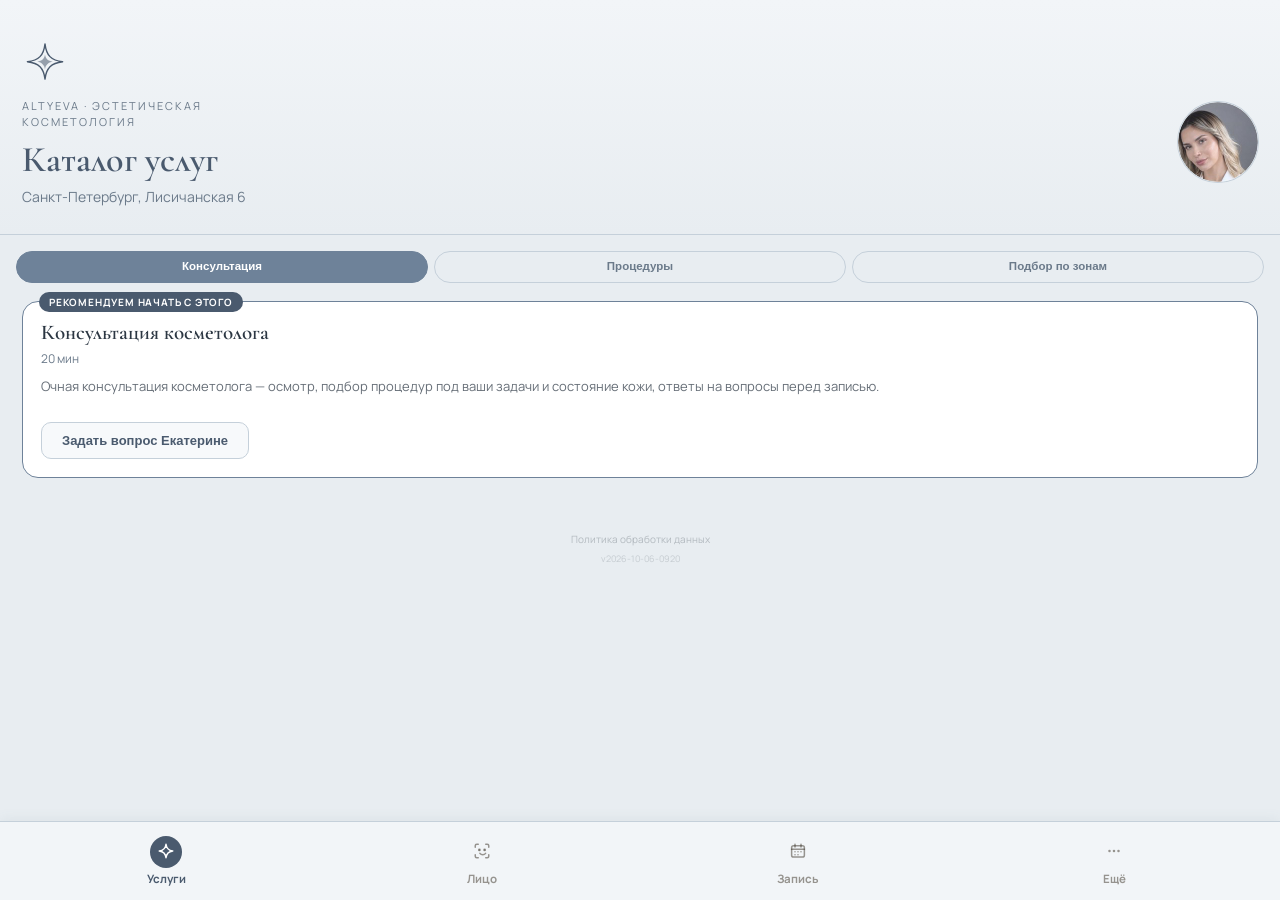
<file: index.html>
<!-- altyeva-build 2026-09-25-0908 invite -->
<!DOCTYPE html>
<html lang="ru">
<head>
<meta charset="UTF-8">
<meta name="viewport" content="width=device-width, initial-scale=1.0, maximum-scale=1.0, user-scalable=no">
<title>Екатерина Алтыева</title>
<script src="https://telegram.org/js/telegram-web-app.js"></script>
<link rel="preconnect" href="https://fonts.googleapis.com">
<link href="https://fonts.googleapis.com/css2?family=Cormorant+Garamond:wght@500;600;700&family=Manrope:wght@400;500;600;700&display=swap" rel="stylesheet">
<style>
  :root {
    --bg: #E8EDF1;
    --bg2: #F2F5F8;
    --panel: #ffffff;
    --panel-hi: #F7F9FB;
    --line: #C5D0DA;
    --steel: #6E8299;
    --steel-dk: #4A5A6E;
    --ink: #2B3642;
    --muted: #6B7A8A;
    --accent: #5B7390;
    --gold: #4A5A6E;
  }
  * { box-sizing: border-box; }
  body {
    margin: 0;
    background: var(--bg);
    color: var(--ink);
    font-family: 'Manrope', sans-serif;
    -webkit-font-smoothing: antialiased;
    padding-bottom: 100px;
  }
  .page { display: none; }
  .page.active { display: block; }

  .hero {
    padding: 40px 22px 26px;
    border-bottom: 1px solid var(--line);
    background: linear-gradient(180deg, #F2F5F8 0%, var(--bg) 100%);
  }
  .hero .eyebrow {
    font-size: 11px;
    letter-spacing: 0.18em;
    text-transform: uppercase;
    color: var(--muted);
    margin: 0 0 10px;
  }
  .hero h1 {
    font-family: 'Cormorant Garamond', serif;
    font-weight: 600;
    font-size: 36px;
    line-height: 1.1;
    margin: 0 0 8px;
    color: var(--steel-dk);
  }
  .hero p {
    margin: 0;
    font-size: 14px;
    color: var(--muted);
    max-width: 32ch;
    line-height: 1.45;
  }

  .chips {
    display: flex;
    flex-wrap: nowrap;
    gap: 6px;
    padding: 16px 16px 14px;
  }
  .chip {
    flex: 1;
    min-width: 0;
    padding: 8px 6px;
    border-radius: 100px;
    border: 1px solid var(--line);
    background: transparent;
    color: var(--muted);
    font-size: 11.5px;
    font-weight: 600;
    line-height: 1.2;
    text-align: center;
    white-space: nowrap;
    cursor: pointer;
    transition: all 0.18s;
  }
  .chip.active {
    background: var(--steel);
    border-color: var(--steel);
    color: #ffffff;
  }

  .list { padding: 4px 22px 32px; display: flex; flex-direction: column; gap: 12px; }
  .section-label {
    font-family: 'Cormorant Garamond', serif;
    font-size: 16px;
    font-weight: 600;
    color: var(--muted);
    margin: 16px 2px 2px;
  }
  .section-label:first-child { margin-top: 4px; }

  .card {
    background: var(--panel);
    border: 1px solid var(--line);
    border-radius: 16px;
    padding: 18px;
  }
  .card-top {
    display: flex;
    justify-content: space-between;
    align-items: baseline;
    gap: 12px;
  }
  .card-name { flex: 1; }
  .card-special {
    background: linear-gradient(135deg, rgba(140,163,184,0.14), rgba(255,255,255,0.75));
    border: 1px solid var(--steel);
    position: relative;
  }
  .card-special::before {
    content: 'Рекомендуем начать с этого';
    position: absolute; top: -10px; left: 16px;
    font-size: 10px; letter-spacing: 0.08em; text-transform: uppercase;
    background: var(--steel); color: #fff;
    padding: 3px 10px; border-radius: 100px; font-weight: 700;
  }
  .card-special .card-price { color: var(--steel-dk); }
  .card-name {
    font-family: 'Cormorant Garamond', serif;
    font-weight: 600;
    font-size: 21px;
    line-height: 1.2;
    margin: 0;
    color: var(--ink);
  }
  .card-price { font-weight: 700; font-size: 16px; color: var(--platinum); white-space: nowrap; }
  .card-meta { font-size: 12px; color: var(--muted); margin-top: 5px; }
  .card-meta .drug { color: var(--gold); font-weight: 600; }
  .card-desc { font-size: 13px; line-height: 1.5; color: rgba(43,54,66,0.72); margin: 10px 0 0; }
  .card-book {
    display: inline-block;
    margin-top: 14px;
    padding: 10px 20px;
    border-radius: 10px;
    background: var(--panel-hi);
    border: 1px solid var(--line);
    color: var(--steel-dk);
    font-weight: 600;
    font-size: 13px;
    text-decoration: none;
  }

  .simple-page { padding: 40px 24px; }
  .simple-page .eyebrow {
    font-size: 11px; letter-spacing: 0.18em; text-transform: uppercase;
    color: var(--muted); margin: 0 0 8px;
  }
  .simple-page h2 {
    font-family: 'Cormorant Garamond', serif; font-weight: 600; font-size: 30px;
    margin: 0 0 8px; color: var(--steel-dk);
  }
  .simple-page .intro { font-size: 14px; color: var(--muted); line-height: 1.5; margin: 0 0 24px; max-width: 34ch; }

  .block {
    background: var(--panel);
    border: 1px solid var(--line);
    border-radius: 16px;
    padding: 22px;
    margin-bottom: 16px;
  }
  .block-icon {
    width: 44px; height: 44px; border-radius: 12px;
    background: var(--panel-hi); display: flex; align-items: center; justify-content: center;
    font-size: 20px; margin-bottom: 14px;
  }
  .block h3 {
    font-family: 'Cormorant Garamond', serif; font-weight: 600; font-size: 22px;
    margin: 0 0 6px; color: var(--steel-dk);
  }
  .block p { font-size: 13px; color: var(--muted); line-height: 1.5; margin: 0 0 16px; }
  .btn-primary {
    display: block; width: 100%; padding: 15px; border: none; border-radius: 12px;
    background: var(--steel-dk); color: #ffffff; font-family: 'Manrope',sans-serif;
    font-weight: 700; font-size: 15px; text-align: center; text-decoration: none; cursor: pointer;
  }
  .field { margin-bottom: 14px; }
  .field label { display: block; font-size: 12px; color: var(--muted); margin-bottom: 6px; font-weight: 600; }
  .field input, .field select, .field textarea {
    width: 100%; padding: 12px 14px; border: 1px solid var(--line); border-radius: 10px;
    background: var(--bg); color: var(--ink); font-family: 'Manrope',sans-serif; font-size: 14px;
    box-sizing: border-box;
  }
  .field textarea { min-height: 64px; resize: vertical; }
  .status { font-size: 13px; color: var(--gold); margin-top: 10px; }

  /* Карта лояльности */
  .loyalty-card {
    position: relative; border-radius: 18px; padding: 24px 22px;
    background: linear-gradient(135deg, #EEF2F5 0%, #DCE3E9 100%);
    border: 1px solid rgba(74,90,110,0.25); overflow: hidden; margin-bottom: 16px;
  }
  .loyalty-card::after {
    content:''; position:absolute; inset:0;
    background: radial-gradient(circle at 88% 12%, rgba(74,90,110,0.22), transparent 55%);
  }
  .loyalty-top { display:flex; justify-content:space-between; align-items:flex-start; position:relative; }
  .loyalty-eyebrow { font-size:11px; letter-spacing:0.14em; text-transform:uppercase; color:var(--muted); margin:0 0 6px; }
  .loyalty-level { font-family:'Cormorant Garamond',serif; font-size:26px; font-weight:700; margin:0; color:var(--steel-dk); }
  .loyalty-sub { font-size:13px; color:var(--muted); margin:2px 0 0; }
  .loyalty-badge { font-size:11px; font-weight:700; padding:5px 12px; border-radius:100px; background:rgba(74,90,110,0.2); color:var(--gold); white-space:nowrap; }
  .loyalty-discount { position:relative; margin-top:16px; font-size:14px; color:var(--gold); font-weight:700; }
  .loyalty-progress { font-size:12px; color:var(--muted); margin:18px 0 8px; position:relative; }
  .loyalty-bar { height:6px; border-radius:100px; background:rgba(237,238,240,0.12); overflow:hidden; position:relative; }
  .loyalty-fill { height:100%; width:0%; background:var(--gold); border-radius:100px; transition:width .5s; }
  .loyalty-last { position:relative; font-size:12px; color:var(--muted); margin-top:14px; }

  .tiers { margin-bottom:16px; border:1px solid var(--line); border-radius:14px; overflow:hidden; }
  .tier { display:flex; justify-content:space-between; align-items:center; padding:13px 16px; font-size:13.5px; border-bottom:1px solid var(--line); }
  .tier:last-child { border-bottom:none; }
  .tier.current { background:var(--panel-hi); }
  .tier-name { font-weight:700; color:var(--steel-dk); }
  .tier-req { font-weight:500; color:var(--muted); font-size:12px; margin-left:7px; }
  .tier-perk { color:var(--gold); font-weight:700; }

  .find-phone { background:var(--panel); border:1px solid var(--line); border-radius:14px; padding:16px; margin-bottom:16px; }
  .find-phone .row { display:flex; gap:8px; }
  .find-phone input { flex:1; padding:11px 13px; border:1px solid var(--line); border-radius:10px; background:var(--bg); color:var(--ink); font-size:14px; font-family:'Manrope',sans-serif; }
  .find-phone button { padding:11px 18px; border:none; border-radius:10px; background:var(--steel-dk); color:#ffffff; font-weight:700; font-size:13px; cursor:pointer; }

  .history-title { font-family:'Cormorant Garamond',serif; font-size:19px; font-weight:600; margin:22px 2px 6px; color:var(--steel-dk); }
  .history-note { font-size:12px; color:var(--muted); margin:0 2px 12px; line-height:1.4; }
  .history-item { background:var(--panel); border:1px solid var(--line); border-radius:12px; padding:13px 15px; margin-bottom:8px; }
  .history-service { font-weight:600; font-size:14px; color:var(--steel-dk); }
  .history-date { font-size:12px; color:var(--muted); margin-top:3px; }

  .tabbar {
    position:fixed; bottom:0; left:0; right:0; display:flex;
    background:#F2F5F8; border-top:1px solid var(--line);
    padding:8px 8px calc(8px + env(safe-area-inset-bottom));
  }
  .tab { flex:1; display:flex; flex-direction:column; align-items:center; gap:3px; background:none; border:none; padding:6px 4px; font-family:'Manrope',sans-serif; font-size:11px; font-weight:600; color:var(--muted); cursor:pointer; }
  .tab.active { color:var(--gold); }
  .tab-icon { font-size:19px; line-height:1; }

  .proc-btn{display:flex;align-items:center;justify-content:space-between;gap:12px;background:var(--panel);border:1px solid var(--line);border-radius:14px;padding:16px 18px;cursor:pointer;text-align:left;width:100%;font-family:'Manrope',sans-serif;}
  .proc-title{font-family:'Cormorant Garamond',serif;font-weight:600;font-size:18px;color:var(--steel-dk);}
  .proc-sub{font-size:12px;color:var(--muted);}
  .proc-arrow{color:var(--steel);font-size:18px;flex:none;}
  .back{background:none;border:none;color:var(--steel);font-size:14px;font-weight:600;padding:0 0 14px;cursor:pointer;font-family:'Manrope',sans-serif;}
  .care-sect-h{font-size:13px;font-weight:700;letter-spacing:.02em;text-transform:uppercase;margin:16px 0 8px;}
  .care-sect-h.do{color:#5B8A6B;} .care-sect-h.dont{color:#B5734A;} .care-sect-h.when{color:var(--steel-dk);}
  .care-ul{list-style:none;margin:0;padding:0;display:flex;flex-direction:column;gap:8px;}
  .care-ul li{background:var(--panel);border:1px solid var(--line);border-radius:12px;padding:12px 14px;font-size:14px;line-height:1.45;display:flex;gap:10px;align-items:flex-start;}
  .care-ul .ic{flex:none;}
  .care-alert{background:rgba(181,115,74,.1);border:1px solid rgba(181,115,74,.3);border-radius:12px;padding:14px 16px;font-size:13.5px;line-height:1.5;color:var(--steel-dk);margin-top:16px;}
  .care-alert b{color:#B5734A;}

  .tab-svg{width:22px;height:22px;display:block;margin:0 auto 2px;color:inherit;}
  .tab{color:var(--muted);} .tab.active{color:var(--gold);}

  .hero{position:relative;overflow:hidden;}
  .hero-decor{position:absolute;top:-10px;right:-30px;pointer-events:none;z-index:0;}
  .hero > *:not(.hero-decor){position:relative;z-index:1;}

  .subchips{padding-top:0;padding-bottom:10px;}
  .subchips .chip{font-size:12.5px;padding:7px 13px;}

  .facewrap{position:relative;width:100%;max-width:520px;margin:0 auto;}
  .facewrap img{width:100%;display:block;}
  .facewrap svg{position:absolute;inset:0;width:100%;height:100%;}
  .fzone{fill:rgba(74,90,110,0);stroke:transparent;stroke-width:2;cursor:pointer;transition:fill .2s,stroke .2s;}
  .fzone:hover{fill:rgba(74,90,110,0.2);stroke:var(--gold);}
  .fzone.active{fill:rgba(74,90,110,0.3);stroke:var(--gold);}
  .fhint{text-align:center;font-size:12px;color:var(--muted);padding:10px 24px 0;}
  .fpanel{display:none;margin:12px 18px 0;background:var(--panel);border:1px solid var(--line);border-radius:16px;padding:16px;}
  .fpanel-title{font-family:'Cormorant Garamond',serif;font-size:20px;color:var(--steel-dk);margin:0 0 12px;}
  .fopt{display:flex;justify-content:space-between;align-items:center;gap:10px;background:#fff;border:1px solid var(--line);border-radius:12px;padding:12px 14px;margin-bottom:8px;}
  .fopt-name{font-weight:600;font-size:14px;} .fopt-sub{font-size:11.5px;color:var(--gold);font-weight:600;}
  .fopt-btn{flex:none;background:var(--steel-dk);color:#fff;border:none;border-radius:9px;padding:8px 15px;font-size:12.5px;font-weight:600;font-family:'Manrope';cursor:pointer;}
  .fdetail{margin:12px 18px 0;}
  .fback{background:none;border:none;color:var(--steel);font-size:13px;font-weight:600;padding:0 0 12px;cursor:pointer;font-family:'Manrope';}
  .fdetail-card{background:var(--panel);border:1px solid var(--line);border-radius:16px;padding:22px;}
  .fdetail-zone{font-size:11px;letter-spacing:.08em;text-transform:uppercase;color:var(--steel);font-weight:700;margin-bottom:6px;}
  .fdetail-name{font-family:'Cormorant Garamond',serif;font-size:24px;color:var(--steel-dk);margin:0;}
  .fdetail-drug{font-size:13px;color:var(--gold);font-weight:600;margin:2px 0 12px;}
  .fdetail-price{font-size:26px;font-weight:700;color:var(--ink);margin-bottom:12px;}
  .fdetail-desc{font-size:14px;line-height:1.5;color:rgba(58,50,38,0.75);margin:0 0 20px;}
  .fdetail-book{display:block;width:100%;padding:15px;border:none;border-radius:12px;background:var(--steel-dk);color:#fff;font-weight:700;font-size:15px;text-align:center;text-decoration:none;}

  .tab{font-weight:700;font-size:11.5px;color:rgba(58,50,38,0.5);}
  .tab.active{color:var(--gold);}
  .tab-svg{width:23px;height:23px;stroke-width:2;}
  .tabbar{box-shadow:0 -2px 12px rgba(90,110,130,0.08);}

  .cat-dropdown{padding:0 20px 8px;display:none;}
  .cat-dropdown.show{display:block;}
  .cat-select{width:100%;padding:12px 14px;border:1px solid var(--line);border-radius:12px;background:#fff;color:var(--ink);font-family:'Manrope';font-size:14px;font-weight:600;appearance:none;background-image:url("data:image/svg+xml,%3Csvg xmlns='http://www.w3.org/2000/svg' width='12' height='8' viewBox='0 0 12 8'%3E%3Cpath d='M1 1l5 5 5-5' stroke='%236E8299' stroke-width='1.5' fill='none'/%3E%3C/svg%3E");background-repeat:no-repeat;background-position:right 14px center;}

  .card-variants{display:flex;flex-direction:column;gap:8px;margin-top:12px;}
  .vbtn{margin-top:0 !important;text-align:center;}
  .card-btns{margin-top:12px;}

  .tab.active { color: var(--steel-dk) !important; }
  .fmap-toolbar{display:flex;align-items:center;justify-content:space-between;gap:12px;padding:10px 18px 0;}
  .fmap-toolbar .fhint{padding:0;text-align:left;flex:1;}
  .fview-btn{flex:none;height:40px;padding:0 14px;border-radius:10px;border:1px solid var(--line);background:#fff;color:var(--steel-dk);font-family:'Manrope',sans-serif;font-size:12px;font-weight:700;cursor:pointer;}
  .face-stage{margin:10px 18px 0;border-radius:18px;overflow:hidden;background:#F2F5F8;border:1px solid var(--line);}
  .facewrap{position:relative;width:100%;max-width:520px;margin:0 auto;}
  .facewrap img{width:100%;display:block;}
  .facewrap svg{position:absolute;inset:0;width:100%;height:100%;}
  .zone-path{fill:rgba(91,115,144,0.28);stroke:#5B7390;stroke-width:0.55;stroke-dasharray:1.4 1.1;stroke-linejoin:round;cursor:pointer;transition:fill .18s,stroke-width .18s,opacity .18s;}
  .zone-path.is-dim{opacity:.28;}
  .zone-path.is-active,.zone-path.is-hover{fill:rgba(74,90,110,0.46);stroke-dasharray:none;stroke-width:.85;opacity:1;}
  .zone-chips{display:grid;grid-template-columns:repeat(4,1fr);gap:6px;padding:12px 18px 8px;}
  .zchip{min-height:44px;border-radius:10px;border:1px solid var(--line);background:#fff;color:var(--steel-dk);font-family:'Manrope',sans-serif;cursor:pointer;display:flex;flex-direction:column;align-items:center;justify-content:center;padding:6px 4px;}
  .zchip b{font-size:11px;line-height:1;}
  .zchip span{font-size:11px;font-weight:700;line-height:1.15;margin-top:2px;}
  .zchip.on{background:var(--steel-dk);border-color:var(--steel-dk);color:#fff;}
  .fempty{margin:8px 18px 16px;background:var(--panel);border:1px solid var(--line);border-radius:16px;padding:18px;}
  .fempty h3{font-family:'Cormorant Garamond',serif;font-size:20px;color:var(--steel-dk);margin:0 0 6px;}
  .fempty p{font-size:13px;color:var(--muted);margin:0;line-height:1.45;}

  .hero-row{display:flex;align-items:flex-start;gap:16px;}
  .hero-row .hero-copy{flex:1;min-width:0;}
  .hero-avatar{width:80px;height:80px;border-radius:50%;object-fit:cover;object-position:center 18%;flex:none;margin-top:4px;box-shadow:0 0 0 1px var(--line);}
  .zone-chips{display:flex;gap:6px;overflow-x:auto;padding:10px 18px 8px;scrollbar-width:none;}
  .zone-chips::-webkit-scrollbar{display:none;}
  .zchip{flex:none;width:36px;height:36px;border-radius:999px;border:1px solid var(--line);background:#fff;color:var(--steel-dk);font-family:'Manrope',sans-serif;font-size:13px;font-weight:700;cursor:pointer;}
  .zchip.on{background:var(--steel-dk);border-color:var(--steel-dk);color:#fff;}
  .zchip span{display:none;}
  .face-stage{margin:4px 18px 0;border-radius:18px;overflow:hidden;background:#E8E8EA;border:1px solid var(--line);}
  .facewrap{position:relative;width:100%;max-width:520px;margin:0 auto;}
  .facewrap img{width:100%;display:block;}
  .facewrap svg{position:absolute;inset:0;width:100%;height:100%;}
  .zone-path{fill:transparent;stroke:transparent;pointer-events:none;transition:fill .15s,stroke .15s;}
  .zone-g:hover .zone-path,.zone-g.is-on .zone-path{fill:rgba(74,163,212,0.42);stroke:rgba(74,163,212,0.8);stroke-width:0.35;}
  .zone-hit{fill:transparent;stroke:transparent;stroke-width:2;cursor:pointer;}
  .fview-btn{display:none !important;}
  .fempty{margin:8px 18px 16px;background:var(--panel);border:1px solid var(--line);border-radius:16px;padding:18px;}
  .fempty h3{font-family:'Cormorant Garamond',serif;font-size:20px;color:var(--steel-dk);margin:0 0 6px;}
  .fempty p{font-size:13px;color:var(--muted);margin:0;line-height:1.45;}
  .tab.active{color:var(--steel-dk)!important;}
  .tab-ico{display:flex;width:32px;height:32px;align-items:center;justify-content:center;border-radius:999px;}
  .tab.active .tab-ico{background:var(--steel-dk);color:#fff;}
  .tab-svg{width:18px;height:18px;}
  .more-link{display:flex;align-items:center;gap:14px;width:100%;text-align:left;background:var(--panel);border:1px solid var(--line);border-radius:14px;padding:14px 16px;margin-bottom:10px;cursor:pointer;font-family:'Manrope',sans-serif;}
  .more-link .mi{width:40px;height:40px;border-radius:999px;background:#F2F5F8;display:flex;align-items:center;justify-content:center;color:var(--steel-dk);flex:none;}
  .more-link .mt{font-family:'Cormorant Garamond',serif;font-size:18px;font-weight:600;color:var(--steel-dk);display:block;}
  .more-link .ms{font-size:12px;color:var(--muted);}
  .more-link .ma{margin-left:auto;color:var(--steel);font-size:18px;}
  .map-cta{text-align:center;font-size:13.5px;color:var(--muted);padding:4px 20px 14px;margin:0;}
  .map-cta button{background:none;border:none;padding:0;font:inherit;font-weight:700;color:var(--steel-dk);cursor:pointer;text-decoration:underline;text-underline-offset:3px;}
  #fdetail{scroll-margin-top:12px;}

  /* palette lock to React preview */
  :root{
    --bg:#E8EDF1; --bg2:#F2F5F8; --panel:#ffffff; --panel-hi:#F7F9FB;
    --line:#C5D0DA; --steel:#6E8299; --steel-dk:#4A5A6E; --ink:#2B3642;
    --muted:#6B7A8A; --accent:#5B7390; --gold:#4A5A6E;
  }
  .hero-decor{display:none !important;}
  .card, .block, .find-phone, .history-item, .proc-btn, .fempty, .more-link{
    background:#fff;
  }
  .btn-primary, .fopt-btn, .fdetail-book, .find-phone button{
    background:var(--steel-dk) !important; color:#fff;
  }
  .chip.active{background:var(--steel); border-color:var(--steel); color:#fff;}
  .card-book{background:#F7F9FB; border:1px solid var(--line); color:var(--steel-dk);}
  .card-special{background:#fff; border:1px solid var(--steel);}
  .card-special::before{background:var(--steel-dk);}
  .loyalty-card{
    background:var(--steel-dk) !important;
    border:none !important;
    color:#fff;
  }
  .loyalty-card::after{
    background:radial-gradient(circle at 88% 12%, rgba(255,255,255,0.12), transparent 55%) !important;
  }
  .loyalty-eyebrow, .loyalty-sub, .loyalty-progress, .loyalty-last{color:rgba(255,255,255,0.55) !important;}
  .loyalty-level{color:#fff !important;}
  .loyalty-badge{background:rgba(255,255,255,0.12) !important; color:#fff !important;}
  .loyalty-discount{color:#fff !important;}
  .loyalty-bar{background:rgba(255,255,255,0.15) !important;}
  .loyalty-fill{background:#fff !important;}
  .fzone:hover, .fzone.active{fill:rgba(74,90,110,0.22); stroke:var(--steel);}
  .tab.active{color:var(--steel-dk) !important;}

  /* Второстепенная кнопка: светлая, с контуром. !important нужен,
     чтобы перебить общее правило .btn-primary{background:...!important} ниже */
  .btn-ghost{
    background:#ffffff !important;
    color:var(--steel-dk) !important;
    border:1px solid var(--line) !important;
    font-weight:600;
  }
  .fdetail-price .p-old{font-size:18px;font-weight:500;color:var(--muted);
    text-decoration:line-through;text-decoration-thickness:1.5px;margin-right:10px;}
  .fdetail-price .p-new{color:var(--ink);}
  .fdetail-price .p-note{font-size:12.5px;font-weight:500;color:#5B8A6B;margin-top:5px;line-height:1.4;}
  .up-item{display:flex;align-items:center;gap:14px;background:#fff;border:1px solid var(--line);
    border-radius:14px;padding:12px 14px;margin-bottom:8px;}
  .up-date{flex:none;width:52px;height:56px;border-radius:12px;background:var(--steel-dk);color:#fff;
    display:flex;flex-direction:column;align-items:center;justify-content:center;line-height:1;}
  .up-date b{font-size:22px;font-weight:700;}
  .up-date span{font-size:10.5px;font-weight:600;margin-top:4px;opacity:.85;letter-spacing:.02em;}
  .up-main{flex:1;min-width:0;}
  .up-when{font-size:15px;font-weight:600;color:var(--ink);}
  .up-sub{font-size:12.5px;color:var(--muted);margin-top:2px;}
  .up-soon{display:inline-block;font-size:11px;font-weight:700;color:#5B8A6B;background:#EAF2EC;
    border-radius:6px;padding:2px 7px;margin-left:6px;vertical-align:1px;}
  .up-manage{flex:none;align-self:center;font-size:13px;font-weight:700;color:var(--steel-dk);
    text-decoration:none;border:1px solid var(--line);border-radius:9px;padding:8px 11px;background:#fff;}
  .up-manage:active{background:#F2F5F8;}
  .up-hint{font-size:12px;color:var(--muted);line-height:1.45;margin:2px 4px 16px;}
  .up-empty{background:#fff;border:1px dashed var(--line);border-radius:14px;padding:14px 16px;
    font-size:13.5px;color:var(--muted);margin-bottom:8px;}
  .up-empty a{color:var(--steel-dk);font-weight:700;text-decoration:none;}
  .next-banner{display:flex;align-items:center;gap:12px;background:#EAF2EC;border-radius:14px;
    padding:12px 14px;margin:0 0 16px;color:#2F5A3D;font-size:13.5px;line-height:1.4;cursor:pointer;}
  .next-banner b{display:block;font-size:15px;}
  .next-banner .arr{margin-left:auto;font-size:18px;opacity:.6;}
  .invite{background:linear-gradient(135deg,#FFF9EC,#FDF3DC);border:1px solid #EFDFBC;border-radius:18px;
    padding:16px 18px;margin:14px 0 16px;}
  .invite-head{display:flex;align-items:baseline;justify-content:space-between;gap:10px;}
  .invite-head span{font-family:'Cormorant Garamond',serif;font-size:21px;font-weight:600;color:#7A5A1E;}
  .invite-head b{font-size:14px;font-weight:700;color:#A5822F;white-space:nowrap;}
  .invite-text{font-size:14px;line-height:1.5;color:var(--ink);margin:8px 0 0;}
  .invite-note{font-size:12px;color:var(--muted);line-height:1.45;margin:6px 0 12px;}
  .invite-btn{width:100%;height:48px;border:none;border-radius:12px;background:#A5822F;color:#fff;
    font:700 15px 'Manrope',sans-serif;cursor:pointer;}
</style>
</head>
<body>
<div class="page active" id="page-services">
  <div class="hero"><div class="hero-decor"><svg viewBox="0 0 200 200" width="200" height="200" fill="none" xmlns="http://www.w3.org/2000/svg">
  <g stroke="#6E8299" stroke-width="1.2" opacity="0.5">
    <rect x="120" y="30" width="14" height="70" rx="7" transform="rotate(35 127 65)"/>
    <path d="M150 95 l18 12" transform="rotate(35 159 101)"/>
    <line x1="122" y1="42" x2="132" y2="42" transform="rotate(35 127 42)"/>
    <line x1="122" y1="52" x2="132" y2="52" transform="rotate(35 127 52)"/>
  </g>
  <g stroke="#4A5A6E" stroke-width="1" opacity="0.35">
    <path d="M40 130 C40 130, 30 145, 30 153 C30 160, 35 165, 40 165 C45 165, 50 160, 50 153 C50 145, 40 130, 40 130 Z"/>
  </g>
</svg></div>
    <svg width="46" height="46" viewBox="0 0 60 60" style="display:block;margin-bottom:12px;" xmlns="http://www.w3.org/2000/svg">
      <g transform="translate(30,30)">
        <path d="M0 -25 C1.7 -10, 8 -3.3, 23 -1.7 C8 0, 1.7 6.5, 0 21 C-1.7 6.5, -8 0, -23 -1.7 C-8 -3.3, -1.7 -10, 0 -25 Z" fill="none" stroke="#4A5A6E" stroke-width="1.8" stroke-linejoin="round"/>
        <path d="M0 -11 C0.8 -5.5, 4 -2.5, 10 -1.7 C4 -0.8, 0.8 2.5, 0 8 C-0.8 2.5, -4 -0.8, -10 -1.7 C-4 -2.5, -0.8 -5.5, 0 -11 Z" fill="#4A5A6E" opacity="0.55"/>
      </g>
    </svg>
    <div class="hero-row">
      <div class="hero-copy">
        <p class="eyebrow">Altyeva · эстетическая косметология</p>
        <h1>Каталог услуг</h1>
        <p>Санкт-Петербург, Лисичанская 6</p>
      </div>
      <img class="hero-avatar" src="[data-uri]" alt="Екатерина Алтыева" width="80" height="80">
    </div>
  </div>
  <div class="chips" id="chips"></div>
  <div id="catDropdown" class="cat-dropdown"></div>
  <div class="list" id="list"></div>
  <div id="svcDetail"></div>
</div>

<div class="page" id="page-facemap">
  <div class="hero" style="padding:14px 18px 8px;">
    <h1 style="font-size:20px;margin:0;">Карта лица</h1>
  </div>
  
  <div class="fmap-toolbar" id="fmapToolbar" style="display:none;">
    <p class="fhint" id="fhint"></p>
  </div>
  <div class="zone-chips" id="zoneChips"></div>
  <div class="face-stage">
    <div class="facewrap" id="facewrap">
      <img id="faceImg" src="[data-uri]" alt="3D-модель лица">
      <svg id="faceSvg" viewBox="0 0 100 81.125" preserveAspectRatio="xMidYMid meet" xmlns="http://www.w3.org/2000/svg"></svg>
    </div>
  </div>
  <div class="fpanel" id="fpanel" style="display:none;"></div>
  <div class="fdetail" id="fdetail"></div>
</div>
<div class="page" id="page-booking">
  <div class="simple-page">
    <p class="eyebrow">Онлайн-запись</p>
    <h2>Запись</h2>
    <p class="intro">Выберите услугу, дату и время на DIKIDI — или оставьте заявку, если слота нет.</p>
    <div id="nextVisitBanner" style="display:none;"></div>

    <div class="block">
      <div class="block-icon">📅</div>
      <h3>Календарь DIKIDI</h3>
      <p>Актуальные свободные окна, выбор процедуры и подтверждение записи.</p>
      <a class="btn-primary" href="https://dikidi.net/ru/profile/katya_1788592" target="_blank" onclick="track('dikidi_click','кнопка на странице записи')">Записаться на DIKIDI</a>
      <button class="btn-primary btn-ghost" style="margin-top:10px;" type="button" data-go="page-loyalty">Мои визиты и скидка</button>
    </div>

    <div class="block">
      <div class="block-icon">🕐</div>
      <h3>Нет подходящего времени</h3>
      <p>Если в календаре нет удобного слота — оставьте заявку. Екатерина напишет и подберёт другое время.</p>
      <div class="field"><label>Имя</label><input id="rtName" type="text" placeholder="Анна"></div>
      <div class="field"><label>Телефон</label><input id="rtPhone" type="tel" placeholder="+7 999 000-00-00"><p id="rtPhoneHint" style="font-size:11px;color:var(--muted);margin-top:5px;display:none;">Подставили номер, который вы оставляли в боте. Можно изменить.</p></div>
      <div class="field"><label>Процедура</label><select id="rtService"></select></div>
      <div class="field"><label>Желаемые дата и время</label><input id="rtWhen" type="text" placeholder="Например, 12 сентября после 16:00"></div>
      <button class="btn-primary" id="rtSubmit">Оставить заявку</button>
      <p style="font-size:11px;color:var(--muted);margin-top:10px;line-height:1.4;">Отправляя заявку, вы соглашаетесь с <a href="https://tradeban92-ai.github.io/heart-gold-star-moon/privacy.html" target="_blank" style="color:var(--steel);">политикой обработки персональных данных</a></p>
      <p class="status" id="rtStatus"></p>
    </div>
  </div>
</div>

<div class="page" id="page-loyalty">
  <div class="simple-page">
    <button class="back" type="button" data-back="page-more">← Назад</button>
    <div id="upcomingWrap" style="display:none;">
      <div class="history-title" style="margin-top:0">Предстоящие визиты</div>
      <div id="upcomingList"></div>
    </div>
    <div class="loyalty-card">
      <div class="loyalty-top">
        <div>
          <p class="loyalty-eyebrow">Карта постоянного клиента</p>
          <p class="loyalty-level" id="loyLevel">Загрузка…</p>
          <p class="loyalty-sub" id="loyName"></p>
        </div>
        <span class="loyalty-badge" id="loyVisits">—</span>
      </div>
      <div class="loyalty-discount" id="loyDiscount"></div>
      <p class="loyalty-progress" id="loyProgress">До следующего уровня</p>
      <div class="loyalty-bar"><div class="loyalty-fill" id="loyFill"></div></div>
      <p class="loyalty-last" id="loyLast"></p>
    </div>

    

    <div class="invite" id="inviteBox">
      <div class="invite-head">
        <span>Приведите подругу</span>
        <b id="inviteBonus">—</b>
      </div>
      <p class="invite-text">Подруге — <b>1 000 ₽</b> скидки на первый визит, вам — <b>10% от суммы её визита</b> на счёт, до 1 500 ₽. Бонус спишется при следующем посещении.</p>
      <p class="invite-note" id="inviteNote">Бонус начисляется после того, как подруга придёт. До трёх подруг в месяц.</p>
      <button class="invite-btn" type="button" id="inviteShare">Пригласить подругу</button>
    </div>

    <div class="tiers" id="tiers"></div>

    <div id="historyWrap" style="display:none;">
      <div class="history-title">История визитов</div>
      <p class="history-note">В уровень входят только состоявшиеся визиты — по дате посещения, не позже сегодня.</p>
      <div id="historyList"></div>
    </div>
    <p class="status" id="loyNote" style="color:var(--muted);"></p>
  </div>
</div>

<div class="page" id="page-care">
  <div class="simple-page">
    <button class="back" type="button" data-back="page-more">← Назад</button>
    <p class="eyebrow">После процедуры</p>
    <h2 id="careTitle">Памятка по уходу</h2>
    <p class="intro" id="careSub">Выберите процедуру, которую вы сделали — покажу, как ухаживать за собой после.</p>
    <div id="careGrid" style="display:flex;flex-direction:column;gap:10px;"></div>
    <div id="careMemo" style="display:none;"></div>
  </div>
</div>

<div class="page" id="page-more">
  <div class="simple-page">
    <p class="eyebrow">Ещё</p>
    <h2>Кабинет</h2>
    <p class="intro">Лояльность и уход — всё, что нужно между визитами.</p>
    <button class="more-link" type="button" data-go="page-loyalty">
      <span class="mi"><svg width="20" height="20" viewBox="0 0 24 24" fill="none" stroke="currentColor" stroke-width="1.75"><rect x="2" y="5" width="20" height="14" rx="2"/><path d="M2 10h20"/><path d="M16 15h2"/></svg></span>
      <span><span class="mt">Карта лояльности</span><span class="ms">Уровень, скидка и история визитов</span></span>
      <span class="ma">›</span>
    </button>
    <button class="more-link" type="button" data-go="page-care">
      <span class="mi"><svg width="20" height="20" viewBox="0 0 24 24" fill="none" stroke="currentColor" stroke-width="1.75" stroke-linejoin="round"><path d="M12 3s-6 6.2-6 10.2A6 6 0 0 0 12 19a6 6 0 0 0 6-5.8C18 9.2 12 3 12 3z"/><path d="M12 10v5M9.5 12.5h5" stroke-linecap="round"/></svg></span>
      <span><span class="mt">Уход после процедуры</span><span class="ms">Памятка: что можно и чего избегать</span></span>
      <span class="ma">›</span>
    </button>
  </div>
</div>
<div style="text-align:center;padding:16px 20px 8px;">
  <a href="https://tradeban92-ai.github.io/heart-gold-star-moon/privacy.html" target="_blank" style="font-size:10px;color:rgba(43,54,66,0.28);text-decoration:none;">Политика обработки данных</a>
  <div style="font-size:9px;color:rgba(43,54,66,0.18);margin-top:4px;">v2026-10-06-0920</div>
</div>
<div class="tabbar">
  <button class="tab active" data-page="page-services">
    <span class="tab-ico"><svg class="tab-svg" viewBox="0 0 24 24" fill="none" stroke="currentColor" stroke-width="1.75" stroke-linejoin="round"><path d="M12 3 C12.6 8, 16 11.4, 21 12 C16 12.6, 12.6 16, 12 21 C11.4 16, 8 12.6, 3 12 C8 11.4, 11.4 8, 12 3 Z"/></svg></span>
    Услуги</button>
  <button class="tab" data-page="page-facemap">
    <span class="tab-ico"><svg class="tab-svg" viewBox="0 0 24 24" fill="none" stroke="currentColor" stroke-width="1.75" stroke-linecap="round"><path d="M3 7V5a2 2 0 0 1 2-2h2"/><path d="M17 3h2a2 2 0 0 1 2 2v2"/><path d="M21 17v2a2 2 0 0 1-2 2h-2"/><path d="M7 21H5a2 2 0 0 1-2-2v-2"/><circle cx="8.5" cy="10.5" r="0.9" fill="currentColor"/><circle cx="15.5" cy="10.5" r="0.9" fill="currentColor"/><path d="M9.2 15.2c.9 1.1 2.2 1.7 3.8 1.7s2.9-.6 3.8-1.7"/></svg></span>
    Лицо</button>
  <button class="tab" data-page="page-booking">
    <span class="tab-ico"><svg class="tab-svg" viewBox="0 0 24 24" fill="none" stroke="currentColor" stroke-width="1.75" stroke-linecap="round"><rect x="3.5" y="5" width="17" height="15" rx="2.5"/><path d="M3.5 9.5 H20.5"/><path d="M8 3 V6.5 M16 3 V6.5"/><path d="M8 13h.01M12 13h.01M16 13h.01M8 17h.01M12 17h.01"/></svg></span>
    Запись</button>
  <button class="tab" data-page="page-more">
    <span class="tab-ico"><svg class="tab-svg" viewBox="0 0 24 24" fill="currentColor"><circle cx="6" cy="12" r="1.7"/><circle cx="12" cy="12" r="1.7"/><circle cx="18" cy="12" r="1.7"/></svg></span>
    Ещё</button>
</div>
<script>
const CATEGORIES = [
  { key:'botox', label:'Ботокс' },
  { key:'filler', label:'Филлеры' },
  { key:'blanching', label:'Бланширование' },
  { key:'biorevitalization', label:'Биоревитализация' },
  { key:'collagen', label:'Коллаген' },
  { key:'lipolytics', label:'Липолитики' },
  { key:'cleaning', label:'Чистка' },
  { key:'peeling', label:'Пилинг' },
  { key:'consultation', label:'Консультация' }
];
const FILLER_GROUPS = {
  lips:'Контурная пластика губ', cheeks:'Скулы', chin:'Подбородок',
  jawline:'Углы челюсти', dissolving:'Выведение геля', nasolabial:'Носогубные складки'
};
const SERVICES = [
  {name:"Лоб+Межбровье+Глаза",cat:"botox",subcat:"botox",drug:"Rentox",duration:"20 мин",price:8500,special:false,desc:"Комплексная зона на препарате Rentox. Разглаживает лоб, убирает межбровную складку и гусиные лапки за одну процедуру. Оптимальное соотношение цены и результата. Результат 4–6 месяцев.",url:"https://dkd.su/1788592/s/21815923"},
  {name:"Лоб+Межбровье+Глаза",cat:"botox",subcat:"botox",drug:"Релатокс",duration:"20 мин",price:14000,special:false,desc:"Комплексная зона на препарате Релатокс. Разглаживает лоб, межбровье и морщинки вокруг глаз. Более мягкое начало действия, у многих клиентов держится дольше. Результат 4–6 месяцев.",url:"https://dkd.su/1788592/s/23360610"},
  {name:"Лоб+Межбровье",cat:"botox",subcat:"botox",drug:"Rentox",duration:"20 мин",price:7500,special:false,desc:"Препарат Rentox. Убирает горизонтальные морщины на лбу и вертикальную складку между бровей. Глаза не затрагиваются. Результат 4–6 месяцев.",url:"https://dkd.su/1788592/s/18950887"},
  {name:"Лоб+Межбровье",cat:"botox",subcat:"botox",drug:"Релатокс",duration:"20 мин",price:12000,special:false,desc:"Препарат Релатокс. Убирает горизонтальные морщины на лбу и складку между бровей. Более мягкое начало действия. Результат 4–6 месяцев.",url:"https://dkd.su/1788592/s/23360261"},
  {name:"Зона Межбровья",cat:"botox",subcat:"botox",drug:"Rentox",duration:"15 мин",price:4500,special:false,desc:"Препарат Rentox. Убирает вертикальные складки между бровей — «морщины гнева». Быстрая процедура. Результат 3–5 месяцев.",url:"https://dkd.su/1788592/s/21815928"},
  {name:"Зона Межбровья",cat:"botox",subcat:"botox",drug:"Релатокс",duration:"15 мин",price:6000,special:false,desc:"Препарат Релатокс. Убирает вертикальные складки между бровей — «морщины гнева». Результат 4–6 месяцев.",url:"https://dkd.su/1788592/s/23362722"},
  {name:"Зона Глаз",cat:"botox",subcat:"botox",drug:"Rentox",duration:"15 мин",price:3500,special:false,desc:"Препарат Rentox. Разглаживает «гусиные лапки» — морщинки в уголках глаз при улыбке. Результат 3–5 месяцев.",url:"https://dkd.su/1788592/s/23362732"},
  {name:"Зона Глаз",cat:"botox",subcat:"botox",drug:"Релатокс",duration:"15 мин",price:5000,special:false,desc:"Препарат Релатокс. Разглаживает «гусиные лапки» вокруг глаз. Мягкое действие. Результат 4–6 месяцев.",url:"https://dkd.su/1788592/s/23362735"},
  {name:"Гипертонус подбородка",cat:"botox",subcat:"botox",drug:"Rentox",duration:"15 мин",price:3500,special:false,desc:"Убирает эффект «апельсиновой корки» на подбородке, расслабляет подбородочную мышцу. Кожа становится ровнее. Результат 4–6 месяцев.",url:"https://dkd.su/1788592/s/21815941"},
  {name:"Коррекция десневой улыбки",cat:"botox",subcat:"botox",drug:"Rentox",duration:"15 мин",price:4000,special:false,desc:"Расслабляет мышцу верхней губы — при улыбке десна меньше обнажается. Естественный, незаметный результат. Результат 4–6 месяцев.",url:"https://dkd.su/1788592/s/21815946"},
  {name:"Лечение гипергидроза \"Сухие подмышки\"",cat:"botox",subcat:"botox",drug:"",duration:"45 мин",price:18000,special:false,desc:"Блокирует потовые железы в подмышках на 6–8 месяцев. Устраняет потливость и запах. Анестезия включена в стоимость.",url:"https://dkd.su/1788592/s/19164797"},
  {name:"Нижняя треть лица (платизма шеи)",cat:"botox",subcat:"botox",drug:"",duration:"30 мин",price:9000,special:false,desc:"Расслабляет платизму — мышцу шеи, тянущую лицо вниз. Лифтинг-эффект нижней трети лица и шеи. Результат 4–6 месяцев.",url:"https://dkd.su/1788592/s/21815952"},
  {name:"Гипертонус жевательных мышц",cat:"botox",subcat:"botox",drug:"",duration:"30 мин",price:9000,special:false,desc:"Расслабляет гипертрофированные жевательные мышцы — лицо становится изящнее, V-образным. Лечит бруксизм (скрежет зубами), снимает напряжение в челюсти. Результат 4–6 месяцев.",url:"https://dkd.su/1788592/s/21815960"},
  {name:"Коррекция прошлых процедур",cat:"filler",subcat:"filler",drug:"",duration:"10 мин",price:0,special:false,desc:"Индивидуальная консультация и коррекция нежелательных эффектов ботулинотерапии. Стоимость определяется на консультации.",url:"https://dkd.su/1788592/s/21966850"},
  {name:"Белатеро софт",cat:"blanching",subcat:"blanching",drug:"Белатеро софт",duration:"60 мин",price:16000,special:false,desc:"Мягкий гиалуроновый филлер (Швейцария/Германия) для техники «бланширования» — микроинъекции разглаживают мелкие морщинки под глазами, на шее и в зоне декольте. Деликатный эффект, подходит для самых тонких зон.",url:"https://dkd.su/1788592/s/21815966"},
  {name:"Tesoro Fain",cat:"blanching",subcat:"blanching",drug:"Tesoro Fain",duration:"60 мин",price:12000,special:false,desc:"Корейский гиалуроновый филлер мягкой плотности — работает так же, как Белатеро софт (мелкие морщины под глазами, шея, декольте), но более доступен по цене.",url:"https://dkd.su/1788592/s/23535933"},
  {name:"Коллост микро",cat:"collagen",subcat:"collagen",drug:"Коллост микро",duration:"60 мин",price:20000,special:false,desc:"Биопластический коллаген (не гиалуроновая кислота) самой мелкой фракции — для тонких, деликатных зон: под глазами, шея, кисти рук. Запускает выработку собственного коллагена.",url:"https://dkd.su/1788592/s/21815971"},
  {name:"Коллост 7%",cat:"collagen",subcat:"collagen",drug:"Коллост 7%",duration:"60 мин",price:16000,special:false,desc:"Коллаген средней концентрации — универсальный вариант для лица: подтягивает, повышает плотность и упругость кожи, уменьшает мелкие морщины.",url:"https://dkd.su/1788592/s/19014874"},
  {name:"Коллост 15%",cat:"collagen",subcat:"collagen",drug:"Коллост 15%",duration:"60 мин",price:17000,special:false,desc:"Коллаген максимальной концентрации — для выраженного эффекта лифтинга, работы с рубцами и зонами с заметным снижением упругости кожи.",url:"https://dkd.su/1788592/s/21815974"},
  {name:"Липолитик Lipolong",cat:"lipolytics",subcat:"lipolytics",drug:"Lipolong",duration:"30 мин",price:10000,special:false,desc:"Инъекционный липолитик — расщепляет локальные жировые отложения (второй подбородок, бока, живот). Эффект нарастает постепенно, обычно нужен курс из нескольких процедур.",url:"https://dkd.su/1788592/s/19014821"},
  {name:"Мезо волос",cat:"mesohair",subcat:"mesohair",drug:"",duration:"30 мин",price:5000,special:false,desc:"Мезотерапия кожи головы — комплекс витаминов, пептидов и аминокислот против выпадения волос, укрепляет фолликулы и стимулирует рост.",url:"https://dkd.su/1788592/s/23362802"},
  {name:"Пентакле",cat:"biorevitalization",subcat:"biorevitalization",drug:"Пентакле",duration:"60 мин",price:10000,special:false,desc:"Биоревитализант с комплексом из пяти активных компонентов (гиалуроновая кислота, аминокислоты, антиоксиданты) — глубокое увлажнение и общее оздоровление кожи. Хороший вариант «для старта».",url:"https://dkd.su/1788592/s/19804528"},
  {name:"Реви Стронг/Силк 1 мл",cat:"biorevitalization",subcat:"biorevitalization",drug:"Реви Стронг/Силк",duration:"60 мин",price:15000,special:false,desc:"Реви Силк — лёгкая гиалуроновая формула для поверхностного увлажнения и сияния кожи. Реви Стронг — более плотная, для глубоких слоёв и выраженного обезвоживания.",url:"https://dkd.su/1788592/s/21815987"},
  {name:"Мезовартон",cat:"biorevitalization",subcat:"biorevitalization",drug:"Мезовартон",duration:"60 мин",price:16000,special:false,desc:"Известный «коктейль красоты»: гиалуроновая кислота с витаминами, минералами и антиоксидантами. Возвращает коже тонус и свежий вид — особенно заметен эффект при усталой, посеревшей коже. Универсальный выбор «для всего», без узкой специализации.",url:"https://dkd.su/1788592/s/21815993"},
  {name:"Мезоксантин",cat:"biorevitalization",subcat:"biorevitalization",drug:"Мезоксантин",duration:"60 мин",price:14000,special:false,desc:"Биоревитализант с усиленным антиоксидантным комплексом — в отличие от Мезовартона, акцент именно на борьбе с пигментацией, тусклостью и защите от фотостарения, а не на общем тонусе кожи. Хороший выбор, если беспокоят пятна и неровный тон.",url:"https://dkd.su/1788592/s/23373947"},
  {name:"Губы. Южная Корея Eptg 300",cat:"filler",subcat:"filler",drug:"Eptg 300",duration:"60 мин",price:15000,special:false,desc:"Корейский гиалуроновый филлер — мягкая, естественная коррекция объёма и формы губ, деликатный результат.",url:"https://dkd.su/1788592/s/18950942"},
  {name:"Губы. Франция Stylage M,L",cat:"filler",subcat:"filler",drug:"Stylage M,L",duration:"60 мин",price:18000,special:false,desc:"Французский филлер Stylage — более плотная текстура для выраженного объёма и чёткого контура губ, держится дольше.",url:"https://dkd.su/1788592/s/21816000"},
  {name:"Скулы Tesoro sab",cat:"filler",subcat:"filler",drug:"Tesoro sab",duration:"60 мин",price:15000,special:false,desc:"Корейский филлер — моделирование скул с естественным, мягким объёмом.",url:"https://dkd.su/1788592/s/21816006"},
  {name:"Скулы Stylage L",cat:"filler",subcat:"filler",drug:"Stylage L",duration:"60 мин",price:18000,special:false,desc:"Французский филлер плотной текстуры — выраженное моделирование скул, чёткий рельеф средней трети лица.",url:"https://dkd.su/1788592/s/23369781"},
  {name:"Подбородок Tesoro sab",cat:"filler",subcat:"filler",drug:"Tesoro sab",duration:"45 мин",price:15000,special:false,desc:"Корейский филлер — коррекция формы и выступания подбородка с естественным результатом.",url:"https://dkd.su/1788592/s/19807822"},
  {name:"Подбородок Stylage L",cat:"filler",subcat:"filler",drug:"Stylage L",duration:"45 мин",price:18000,special:false,desc:"Французский филлер плотной текстуры — выраженная коррекция формы подбородка, стойкий результат.",url:"https://dkd.su/1788592/s/23369795"},
  {name:"Углы НЧ 3 мл",cat:"filler",subcat:"filler",drug:"",duration:"60 мин",price:30000,special:false,desc:"Плотный филлер большого объёма — моделирование углов нижней челюсти, формирует более чёткий овал лица.",url:"https://dkd.su/1788592/s/21814912"},
  {name:"Выведение геля",cat:"filler",subcat:"filler",drug:"",duration:"45 мин",price:7000,special:false,desc:"Введение фермента гиалуронидазы — растворяет ранее введённый филлер при неудовлетворённости результатом или осложнении.",url:"https://dkd.su/1788592/s/21816013"},
  {name:"Заполнение носогубных складок",cat:"filler",subcat:"filler",drug:"",duration:"60 мин",price:15000,special:false,desc:"Филлер для носогубных складок — смягчает заломы «от носа к уголкам рта», освежает нижнюю треть лица.",url:"https://dkd.su/1788592/s/22991368"},
  {name:"Коррекция губ",cat:"filler",subcat:"filler",drug:"",duration:"10 мин",price:1000,special:false,desc:"Докол небольшого остатка препарата после основной процедуры — точечная донастройка результата.",url:"https://dkd.su/1788592/s/19039531"},
  {name:"Комбинированная чистка",cat:"cleaning",subcat:"cleaning",drug:"",duration:"90 мин",price:5000,special:false,desc:"Механическая и ультразвуковая чистка — глубокое очищение пор, удаление чёрных точек и комедонов.",url:"https://dkd.su/1788592/s/19014940"},
  {name:"Комбинированная чистка+пилинг",cat:"cleaning",subcat:"cleaning",drug:"",duration:"100 мин",price:6500,special:false,desc:"Чистка лица, дополненная пилингом — глубже очищает и обновляет кожу за один визит.",url:"https://dkd.su/1788592/s/22324955"},
  {name:"Пилинг Джесснера",cat:"peeling",subcat:"peeling",drug:"",duration:"30 мин",price:5500,special:false,desc:"Срединный пилинг — заметное обновление кожи, борется с пигментацией, постакне и возрастными изменениями. Нужен небольшой период восстановления.",url:"https://dkd.su/1788592/s/19014892"},
  {name:"Пилинг Bio Re Pill",cat:"peeling",subcat:"peeling",drug:"",duration:"30 мин",price:4500,special:false,desc:"Деликатный поверхностный пилинг — мягко обновляет кожу, подходит для чувствительной кожи и как регулярная поддерживающая процедура.",url:"https://dkd.su/1788592/s/19014816"},
  {name:"Пилинг Peach Peel",cat:"peeling",subcat:"peeling",drug:"",duration:"30 мин",price:5000,special:false,desc:"Пилинг на основе фруктовых кислот — мягкое обновление и выравнивание тона кожи, почти без восстановительного периода.",url:"https://dkd.su/1788592/s/23369860"},
  {name:"Консультация косметолога",cat:"consultation",subcat:"consultation",drug:"",duration:"20 мин",price:0,special:true,desc:"Очная консультация косметолога — осмотр, подбор процедур под ваши задачи и состояние кожи, ответы на вопросы перед записью.",url:"https://dkd.su/1788592/s/18950915"}
];
function fmtPrice(p){ return p===0 ? 'Бесплатно' : p.toLocaleString('ru-RU')+' ₽'; }

function render(cat){
  document.getElementById('svcDetail').innerHTML='';
  const list=document.getElementById('list'); list.innerHTML='';
  const items=SERVICES.filter(s=>s.cat===cat);
  const groups=[]; const seen={};
  items.forEach(s=>{
    const key=(cat==='filler'?s.subcat+'|':'')+s.name;
    if(seen[key]!==undefined){ groups[seen[key]].variants.push(s); }
    else { seen[key]=groups.length; groups.push({base:s, variants:[s]}); }
  });
  let lastGroup=null;
  groups.forEach((g,gi)=>{
    const s=g.base;
    if(cat==='filler'){
      const grp=s.subcat;
      if(grp!==lastGroup){ const l=document.createElement('div'); l.className='section-label'; l.textContent=FILLER_GROUPS[grp]||grp; list.appendChild(l); lastGroup=grp; }
    }
    const card=document.createElement('div'); card.className=s.special?'card card-special':'card';
    const multi=g.variants.length>1;
    const metaLine = multi ? s.duration : (s.drug ? `<span class="drug">${s.drug}</span> · ${s.duration}` : s.duration);
    card.innerHTML=`
      <div class="card-top"><h3 class="card-name">${s.name}</h3></div>
      <div class="card-meta">${metaLine}</div>
      <p class="card-desc">${s.desc}</p>
      <div class="card-btns"></div>`;
    const bwrap=card.querySelector('.card-btns');
    if(s.special){
      // Консультация: зовём клиента в чат. Мини-апп не может написать
      // от его имени, поэтому просим бота начать разговор первым,
      // а затем закрываемся — человек попадает в диалог с готовым вопросом.
      const a=document.createElement('button');
      a.className='card-book';
      a.type='button';
      a.textContent='Задать вопрос Екатерине';
      a.onclick=async ()=>{
        a.disabled=true; a.textContent='Открываем чат…';
        track('consult_click','консультация');
        const tg=window.Telegram?.WebApp;
        const u=tg?.initDataUnsafe?.user;
        try{
          if(u?.id){
            await fetch(CONSULT_PING_API,{method:'POST',headers:{'Content-Type':'application/json'},
              body:JSON.stringify({init_data:INIT_DATA, user_id:u.id, chat_id:u.id, user_name:u.first_name||''})});
          }
        }catch(e){ /* не дошло — всё равно уводим в чат */ }
        // Открываем именно чат с ботом: Telegram сам закроет приложение.
        // tg.close() вернул бы туда, откуда приложение открывали, — в список чатов.
        const BOT_LINK = 'https://t.me/Altyevabot';
        if (tg?.openTelegramLink) tg.openTelegramLink(BOT_LINK);
        else if (tg?.close) { window.open(BOT_LINK, '_blank'); tg.close(); }
        else window.open(BOT_LINK, '_blank');
      };
      bwrap.appendChild(a);
    } else {
      const box=document.createElement('div'); box.className=multi?'card-variants':'';
      g.variants.forEach(v=>{
        const btn=document.createElement('button'); btn.className='card-book'+(multi?' vbtn':'');
        btn.textContent=multi?('Подробнее · '+v.drug):'Подробнее';
        btn.onclick=()=>showServiceDetail(v, cat, s.name);
        box.appendChild(btn);
      });
      bwrap.appendChild(box);
    }
    list.appendChild(card);
  });
}

function svcPrice(s){
  if(s.price===0) return 'Бесплатно';
  if(s.rawprice) return s.price+' ₽';
  return s.price.toLocaleString('ru-RU')+' ₽';
}
function showServiceDetail(v, cat, groupName){
  document.getElementById('list').style.display='none';
  document.getElementById('chips').style.display='none';
  document.querySelectorAll('.map-cta').forEach(el=>el.style.display='none');
  const dd=document.getElementById('catDropdown'); if(dd) dd.style.display='none';
  const det=document.getElementById('svcDetail');
  det.innerHTML=`
    <div style="padding:8px 18px 0;">
      <button class="fback" onclick="closeServiceDetail()">← Назад к услугам</button>
      <div class="fdetail-card">
        <div class="fdetail-name">${groupName}</div>
        ${v.drug?`<div class="fdetail-drug">${v.drug}</div>`:''}
        <div class="fdetail-price" ${(typeof v.price==='number' && !v.rawprice) ? `data-base="${v.price}"` : ''}>${priceHTML(v.price, !!v.rawprice)}</div>
        <div class="fdetail-zone" style="margin:0 0 12px;">${v.duration}</div>
        <p class="fdetail-desc">${v.desc}</p>
        <a class="fdetail-book" href="${v.url}" target="_blank" onclick="track('book_click','${groupName} · ${v.drug||''}')">Записаться</a>
      </div>
    </div>`;
  window.scrollTo(0,0);
}
function closeServiceDetail(){
  document.getElementById('svcDetail').innerHTML='';
  document.getElementById('list').style.display='flex';
  document.getElementById('chips').style.display='flex';
  document.querySelectorAll('.map-cta').forEach(el=>el.style.display='block');
  const dd=document.getElementById('catDropdown'); if(dd && dd.classList.contains('show')) dd.style.display='block';
  window.scrollTo(0,0);
}

function initChips(){
  const top=document.getElementById('chips');
  const dd=document.getElementById('catDropdown');
  const SUBCATS=CATEGORIES.filter(c=>c.key!=='consultation');
  const bCons=document.createElement('button'); bCons.className='chip active'; bCons.textContent='Консультация';
  const bProc=document.createElement('button'); bProc.className='chip'; bProc.textContent='Процедуры';
  const bMap=document.createElement('button'); bMap.className='chip'; bMap.textContent='Подбор по зонам';
  top.appendChild(bCons); top.appendChild(bProc); top.appendChild(bMap);

  // dropdown с категориями
  const sel=document.createElement('select'); sel.className='cat-select';
  SUBCATS.forEach(sc=>{ const o=document.createElement('option'); o.value=sc.key; o.textContent=sc.label; sel.appendChild(o); });
  sel.onchange=()=>render(sel.value);
  dd.appendChild(sel);

  bProc.onclick=()=>{ bProc.classList.add('active'); bCons.classList.remove('active'); dd.classList.add('show'); render(sel.value); };
  bCons.onclick=()=>{ bCons.classList.add('active'); bProc.classList.remove('active'); dd.classList.remove('show'); render('consultation'); };
  bMap.onclick=()=>goPage('page-facemap');
  // старт: консультация
  render('consultation');
}

function goPage(id){
  document.querySelectorAll('.page').forEach(p=>p.classList.remove('active'));
  const page=document.getElementById(id);
  if(page) page.classList.add('active');
  document.querySelectorAll('.tab').forEach(t=>{
    const moreOn = t.dataset.page==='page-more' && (id==='page-more'||id==='page-loyalty'||id==='page-care');
    t.classList.toggle('active', t.dataset.page===id || moreOn);
  });
  window.scrollTo(0,0);
}
function initTabs(){
  document.querySelectorAll('.tab').forEach(tab=>{
    tab.onclick=()=>goPage(tab.dataset.page);
  });
  document.querySelectorAll('[data-go]').forEach(b=>{
    b.onclick=()=>goPage(b.getAttribute('data-go'));
  });
  document.querySelectorAll('[data-back]').forEach(b=>{
    b.onclick=()=>goPage(b.getAttribute('data-back'));
  });
}

// Заполняем select процедур в форме заявки
function initServiceSelect(){
  const sel=document.getElementById('rtService');
  SERVICES.forEach(s=>{
    const o=document.createElement('option');
    const label = s.drug ? `${s.name} · ${s.drug}` : s.name;
    o.value=label; o.textContent=label; sel.appendChild(o);
  });
}

// ===== Форма "нет подходящего времени" =====
const PREFERRED_TIME_API = 'https://unikon777.app.n8n.cloud/webhook/preferred-time';
const CONSULT_PING_API  = 'https://unikon777.app.n8n.cloud/webhook/consult-ping';
const EVENTS_API        = 'https://unikon777.app.n8n.cloud/webhook/app-event';

// Подпись Telegram — доказывает, что запрос идёт из приложения, а не со стороны.
// Без неё сервер данные не отдаёт и заявки не принимает.
const INIT_DATA = (window.Telegram && window.Telegram.WebApp && window.Telegram.WebApp.initData) || '';

// ===== Счётчик действий =====
// Пишем только значимые действия: записи, вопросы Кате, заявки, переносы.
// Открытия приложения и нажатия зон на карте лица НЕ пишем — каждое событие
// тратит запуск n8n, а пользы от них почти нет.
// Пишем событие в таблицу. Ошибки глушим: статистика не должна
// мешать человеку пользоваться приложением.
function track(event, label){
  try{
    const u = window.Telegram?.WebApp?.initDataUnsafe?.user;
    const payload = JSON.stringify({
      init_data: INIT_DATA,
      event: event,
      label: label || '',
      user_id: u?.id || '',
      user_name: [u?.first_name, u?.last_name].filter(Boolean).join(' ')
    });
    // keepalive — чтобы запрос дошёл, даже если приложение закрывается
    fetch(EVENTS_API, {
      method:'POST',
      headers:{'Content-Type':'application/json'},
      body: payload,
      keepalive: true
    }).catch(()=>{});
  }catch(e){}
}
function initRequestForm(){
  document.getElementById('rtSubmit').onclick=async ()=>{
    const name=document.getElementById('rtName').value.trim();
    const phone=document.getElementById('rtPhone').value.trim();
    const service=document.getElementById('rtService').value;
    const when=document.getElementById('rtWhen').value.trim();
    const comment='';
    const st=document.getElementById('rtStatus');
    if(!name || !phone){ st.textContent='Пожалуйста, укажите имя и телефон.'; return; }
    st.textContent='Отправляем…';
    const tg=window.Telegram?.WebApp?.initDataUnsafe?.user;
    try{
      await fetch(PREFERRED_TIME_API,{method:'POST',headers:{'Content-Type':'application/json'},
        body:JSON.stringify({ init_data:INIT_DATA, user_id:tg?.id||'', user_name:name, username:tg?.username||'',
          phone, service, desired_time:when, comment })});
      st.textContent='✅ Спасибо! Екатерина свяжется с вами и подберёт время.';
      track('request_sent', service || '');
      document.getElementById('rtWhen').value=''; 
    }catch(e){ st.textContent='Не удалось отправить. Попробуйте ещё раз.'; }
  };
}

// ===== Карта лояльности =====
const LOYALTY_API='https://unikon777.app.n8n.cloud/webhook/loyalty-status';

// ===== Автоподстановка имени и телефона в форму заявки =====
// Телефон Telegram мини-аппам не отдаёт, поэтому берём его из нашей
// таблицы через тот же API, что и карту лояльности.
// ===== Персональная цена по карте лояльности =====
// Скидку знаем из уровня клиента. Один запрос на всё приложение:
// им пользуются и карта лояльности, и форма заявки, и цены.
const DISCOUNT_BY_LEVEL = { 'Серебро':3, 'Золото':5, 'Платина':7 };
let MY_DISCOUNT = 0, MY_LEVEL = '';
let _loyaltyPromise = null;
function getMyLoyalty(){
  if (_loyaltyPromise) return _loyaltyPromise;
  const u = window.Telegram?.WebApp?.initDataUnsafe?.user;
  if (!u?.id) return (_loyaltyPromise = Promise.resolve(null));
  _loyaltyPromise = fetch(`${LOYALTY_API}?user_id=${u.id}&init_data=${encodeURIComponent(INIT_DATA)}`)
    .then(r => r.json())
    .then(raw => {
      const d = Array.isArray(raw) ? (raw[0] || {}) : (raw || {});
      MY_LEVEL = d.level || '';
      MY_DISCOUNT = DISCOUNT_BY_LEVEL[MY_LEVEL] || 0;
      refreshPrices();
      return d;
    })
    .catch(() => null);
  return _loyaltyPromise;
}
// Округляем вниз до 10 ₽ — в пользу клиента
function personalPrice(p){ return Math.floor(p * (100 - MY_DISCOUNT) / 100 / 10) * 10; }
function priceHTML(p, isRaw){
  if (p === 0) return 'Бесплатно';
  if (isRaw || typeof p !== 'number' || !isFinite(p)) return p + ' ₽';
  const f = n => n.toLocaleString('ru-RU') + ' ₽';
  if (!MY_DISCOUNT) return f(p);
  return `<span class="p-old">${f(p)}</span><span class="p-new">${f(personalPrice(p))}</span>`
       + `<div class="p-note">Ваша скидка ${MY_DISCOUNT}% · ${MY_LEVEL}. Учтётся при оплате на приёме</div>`;
}
// Пересчитать цены на открытом экране, когда пришла скидка
function refreshPrices(){
  document.querySelectorAll('.fdetail-price[data-base]').forEach(el => {
    el.innerHTML = priceHTML(+el.dataset.base);
  });
}

async function prefillContacts(){
  const tg = window.Telegram?.WebApp?.initDataUnsafe?.user;
  const nameEl  = document.getElementById('rtName');
  const phoneEl = document.getElementById('rtPhone');
  if(!nameEl || !phoneEl) return;

  // Имя знаем сразу из Telegram
  if(tg && !nameEl.value){
    nameEl.value = [tg.first_name, tg.last_name].filter(Boolean).join(' ');
  }
  if(!tg?.id) return;

  try{
    const d = (await getMyLoyalty()) || {};

    // поле может называться по-разному в зависимости от версии API
    const found = d.phone || d.phone_number || d.user_phone || d.telefon || '';
    if(found && !phoneEl.value){
      phoneEl.value = String(found);
      const hint = document.getElementById('rtPhoneHint');
      if(hint) hint.style.display = 'block';
    }
    if(d.user_name && !nameEl.value) nameEl.value = d.user_name;
  }catch(e){ /* не получилось — клиент впишет сам */ }
}

const TIERS=[
  {name:'Новый клиент',req:0,perk:'без скидки'},
  {name:'Серебро',req:3,perk:'скидка 3%'},
  {name:'Золото',req:6,perk:'скидка 5%'},
  {name:'Платина',req:10,perk:'скидка 7%'}
];
function pluralVisit(n){ n=Math.abs(n||0); const a=n%10,b=n%100;
  if(a===1&&b!==11)return 'визит'; if([2,3,4].includes(a)&&![12,13,14].includes(b))return 'визита'; return 'визитов'; }
function renderTiers(level){
  const el=document.getElementById('tiers'); el.innerHTML='';
  TIERS.forEach(t=>{
    const d=document.createElement('div'); d.className='tier'+(t.name===level?' current':'');
    d.innerHTML=`<span class="tier-name">${t.name}${t.req>0?`<span class="tier-req">от ${t.req} визитов</span>`:''}</span><span class="tier-perk">${t.perk}</span>`;
    el.appendChild(d);
  });
}
// Приглашение подруги: готовый текст для пересылки
function shareInvite(){
  const me = window.Telegram?.WebApp?.initDataUnsafe?.user;
  const who = me?.first_name ? `${me.first_name} рекомендует` : 'Рекомендация';
  const text = `${who}: косметолог Екатерина Алтыева, Санкт-Петербург, Лисичанская 6.\n\n` +
    `По моей рекомендации тебе скидка 1 000 ₽ на первый визит — скажи на приёме, что ты от меня.\n\n` +
    `Записаться: https://dikidi.net/ru/profile/katya_1788592`;
  try{ track('invite_share',''); }catch(e){}
  const url = 'https://t.me/share/url?url=' + encodeURIComponent('https://dikidi.net/ru/profile/katya_1788592') +
              '&text=' + encodeURIComponent(text);
  const tg = window.Telegram?.WebApp;
  if (tg?.openTelegramLink) tg.openTelegramLink(url);
  else window.open(url, '_blank');
}
document.addEventListener('click', e => { if (e.target && e.target.id === 'inviteShare') shareInvite(); });

// ===== Предстоящие визиты (из писем DIKIDI) =====
const DIKIDI_MANAGE = 'https://dikidi.ru/ru/recording';
const MON_SHORT = {'января':'янв','февраля':'фев','марта':'мар','апреля':'апр','мая':'мая','июня':'июн',
  'июля':'июл','августа':'авг','сентября':'сен','октября':'окт','ноября':'ноя','декабря':'дек'};
function renderUpcoming(list){
  const wrap = document.getElementById('upcomingWrap');
  const box  = document.getElementById('upcomingList');
  const ban  = document.getElementById('nextVisitBanner');
  if (!wrap || !box) return;
  wrap.style.display = 'block';

  if (!list.length){
    box.innerHTML = '<div class="up-empty">Предстоящих записей нет. '
      + '<a href="https://dikidi.net/ru/profile/katya_1788592" target="_blank" '
      + 'onclick="try{track(\'dikidi_click\',\'пустые предстоящие\')}catch(e){}">Записаться →</a></div>';
    if (ban) ban.style.display = 'none';
    return;
  }

  box.innerHTML = list.map(u => {
    const soon = (u.weekday === 'сегодня' || u.weekday === 'завтра')
      ? `<span class="up-soon">${u.weekday}</span>` : '';
    const wd = (u.weekday === 'сегодня' || u.weekday === 'завтра') ? '' : `, ${u.weekday}`;
    return `<div class="up-item">
      <div class="up-date"><b>${u.day}</b><span>${MON_SHORT[u.month] || u.month}</span></div>
      <div class="up-main">
        <div class="up-when">${u.day} ${u.month}${wd} в ${u.time}${soon}</div>
        <div class="up-sub">${u.duration_min ? u.duration_min + ' мин · ' : ''}Лисичанская 6</div>
      </div>
      <a class="up-manage" href="${DIKIDI_MANAGE}" target="_blank"
         onclick="try{track('dikidi_manage','${u.day} ${u.month} ${u.time}')}catch(e){}">Изменить</a>
    </div>`;
  }).join('')
  + `<p class="up-hint">Перенести или отменить можно в DIKIDI — войдите по номеру телефона, на который записывались.</p>`;

  // Плашка на вкладке «Запись» — только ближайшая
  if (ban){
    const u = list[0];
    const when = (u.weekday === 'сегодня' || u.weekday === 'завтра')
      ? `${u.weekday[0].toUpperCase() + u.weekday.slice(1)} в ${u.time}`
      : `${u.day} ${u.month} в ${u.time}`;
    ban.innerHTML = `<div><b>${when}</b>Ваша ближайшая запись${list.length > 1 ? ` · всего ${list.length}` : ''}</div><span class="arr">›</span>`;
    ban.className = 'next-banner';
    ban.style.display = 'flex';
    ban.onclick = () => goPage('page-loyalty');
  }
}

async function loadLoyalty(manualPhone){
  const lv=document.getElementById('loyLevel'), nm=document.getElementById('loyName'),
    vs=document.getElementById('loyVisits'), dc=document.getElementById('loyDiscount'),
    pr=document.getElementById('loyProgress'), fl=document.getElementById('loyFill'),
    ib=document.getElementById('inviteBonus'), inote=document.getElementById('inviteNote'),
    lt=document.getElementById('loyLast'), hw=document.getElementById('historyWrap'),
    hl=document.getElementById('historyList'), note=document.getElementById('loyNote');
  let url;
  if(manualPhone){ url=`${LOYALTY_API}?phone=${encodeURIComponent(manualPhone)}&init_data=${encodeURIComponent(INIT_DATA)}`; }
  else{
    const tg=window.Telegram?.WebApp?.initDataUnsafe?.user;
    if(!tg?.id){ lv.textContent='Недоступно'; note.textContent='Откройте приложение через бота, чтобы увидеть свою карту.'; renderTiers(''); return; }
    url=`${LOYALTY_API}?user_id=${tg.id}&init_data=${encodeURIComponent(INIT_DATA)}`;
  }
  lv.textContent='Загрузка…'; note.textContent='';
  try{
    let d;
    if (manualPhone) { d = await (await fetch(url)).json(); }
    else { d = await getMyLoyalty(); if (!d) throw new Error('no data'); }
    const level=d.level||'Новый клиент'; const visits=d.totalVisits??0;
    lv.textContent=level; nm.textContent=d.user_name||'';
    vs.textContent=`${visits} ${pluralVisit(visits)}`;
    fl.style.width=`${d.progressPercent??0}%`;
    const tier=TIERS.find(t=>t.name===level);
    dc.textContent = (tier && tier.perk!=='без скидки') ? `Ваша скидка: ${tier.perk.replace('скидка ','')}` : '';
    if(d.nextLevelAt){ const left=d.nextLevelAt-visits; pr.textContent=`До следующего уровня: ещё ${left} ${pluralVisit(left)}`; }
    else pr.textContent='Максимальный уровень достигнут';
    lt.textContent = d.lastVisitDate ? `Последний визит: ${d.lastVisitDate}` : '';
    renderTiers(level);
    // бонусы за подруг
    const bonus = +d.bonus || 0, invited = +d.invitedTotal || 0;
    if (ib) ib.textContent = bonus ? `${bonus.toLocaleString('ru-RU')} ₽ на счету` : 'бонусов пока нет';
    if (inote) inote.textContent = invited
      ? `Вы привели ${invited} ${invited===1?'подругу':(invited<5?'подруги':'подруг')}. Бонус спишется при следующем визите.`
      : 'Бонус начисляется после того, как подруга придёт. До трёх подруг в месяц.';
    try{ renderUpcoming(d.upcoming || []); }catch(e){}
    if(d.recentServices && d.recentServices.length){
      hw.style.display='block'; hl.innerHTML='';
      d.recentServices.forEach(v=>{
        const svc = typeof v==='string' ? v : (v.service||'');
        const date = typeof v==='object' ? (v.date||'') : '';
        const it=document.createElement('div'); it.className='history-item';
        it.innerHTML=`<div class="history-service">${svc}</div>${date?`<div class="history-date">${date}</div>`:''}`;
        hl.appendChild(it);
      });
      note.textContent='';
    } else { hw.style.display='none'; note.textContent='Ждём вашего первого визита — тогда здесь появится история.'; }
  }catch(e){ lv.textContent='Ошибка'; note.textContent='Не удалось загрузить карту. Попробуйте позже.'; renderTiers(''); }
}


initChips(); initTabs(); try{initServiceSelect()}catch(e){}; try{initRequestForm()}catch(e){}; try{getMyLoyalty()}catch(e){}; try{loadLoyalty()}catch(e){}; try{prefillContacts()}catch(e){};
if(window.Telegram && window.Telegram.WebApp){ const tg=window.Telegram.WebApp; tg.ready(); tg.expand(); }

// ===== Памятки по уходу (вкладка Уход) =====
const CARE = [
  {
    "key": "botox",
    "title": "Ботулинотерапия",
    "sub": "ботокс: лоб, межбровье, глаза и др.",
    "lead": "Первые часы важно не дать препарату сместиться.",
    "do": [
      "Если появятся необычные или выраженные реакции — сразу напишите Екатерине"
    ],
    "dont": [
      "Первые 4 часа: не наклоняться вниз лицом и не ложиться",
      "Первые 4 часа: не трогать и не массировать зоны инъекций, не давить на них",
      "2 недели: без интенсивных физических нагрузок и спорта",
      "2 недели: без бани, сауны и других процедур с сильным нагреванием"
    ],
    "when": "Эффект проявляется постепенно, обычно на 3–5-й день. Полный результат оценивается через 10–14 дней."
  },
  {
    "key": "filler",
    "title": "Контурная пластика",
    "sub": "губы, скулы, подбородок, линия челюсти, носогубные",
    "lead": "Первые две недели ткани формируют окончательную форму.",
    "do": [
      "С первого дня увлажняйте губы только новой помадой или бальзамом — чтобы не занести бактерии",
      "От отёков и синяков можно использовать траумель или троксевазин",
      "Массаж губ — с 6–8-го дня и только по технике, которую назначит Екатерина"
    ],
    "dont": [
      "3–5 дней: без очень горячих и очень холодных напитков",
      "3–5 дней: без острой и сильно солёной пищи",
      "3–5 дней: без декоративной косметики в зоне процедуры",
      "3–5 дней: без антибиотиков и препаратов, влияющих на свёртываемость крови, если их не назначил врач",
      "7–14 дней: без алкоголя, бани, сауны, солярия и интенсивных нагрузок",
      "Не спать лицом в подушку, не целоваться, не грызть и не кусать губы, не курить"
    ],
    "when": "Результат оцениваем на 14-й день. До этого нормальны неравномерный отёк, гематомы, небольшая асимметрия и уплотнения — раньше срока форму не оценивайте."
  },
  {
    "key": "blanching",
    "title": "Бланширование морщин",
    "sub": "",
    "lead": "Папулы в местах введения — ожидаемая реакция.",
    "do": [
      "Мягко увлажняйте кожу кремом, который рекомендовала Екатерина",
      "На улице обязательно SPF 50+"
    ],
    "dont": [
      "Не трите и не массируйте обработанную зону",
      "Первые 12 часов: без декоративной косметики",
      "3–5 дней: без бани, сауны, солярия и алкоголя",
      "3–5 дней: без интенсивного воздействия на зону"
    ],
    "when": "Папулы обычно рассасываются в течение первой недели. Эффект накопительный, проявляется постепенно."
  },
  {
    "key": "biorevitalization",
    "title": "Биоревитализация",
    "sub": "",
    "lead": "Небольшие папулы после микроинъекций — нормальная реакция кожи.",
    "do": [
      "Пейте достаточно воды",
      "Мягко увлажняйте кожу",
      "На улице обязательно SPF 50+"
    ],
    "dont": [
      "Не трогайте и не массируйте места введения препарата",
      "Не пытайтесь самостоятельно удалять или прокалывать папулы",
      "3 дня: без бани, сауны, солярия, бассейна и алкоголя",
      "2 дня: без интенсивных нагрузок и активного спорта"
    ],
    "when": "Папулы обычно рассасываются за 1–2 дня. Результат нарастает постепенно; для выраженного эффекта обычно нужен курс 3–4 процедуры, интервал подбирается индивидуально."
  },
  {
    "key": "collagen",
    "title": "Коллагенотерапия",
    "sub": "",
    "lead": "Папулы и следы от инъекций — ожидаемая реакция кожи.",
    "do": [
      "Мягко увлажняйте кожу",
      "На улице обязательно SPF 50+"
    ],
    "dont": [
      "Не массируйте и не трите обработанную зону",
      "3–5 дней: без бани, сауны, солярия и алкоголя",
      "3–5 дней: без активного воздействия на зону",
      "2 дня: без интенсивных нагрузок и спорта"
    ],
    "when": "Следы проходят за несколько дней. Кожа вырабатывает новый коллаген, поэтому плотность и качество улучшаются в течение 1–2 месяцев. Эффект накопительный."
  },
  {
    "key": "lipolytics",
    "title": "Липолитики",
    "sub": "коррекция локальных жировых отложений",
    "lead": "Отёк, покраснение и уплотнения в зоне введения — допустимая реакция тканей.",
    "do": [
      "Пейте достаточно воды",
      "Обязательно делайте массаж по назначенной схеме 7 дней, начиная со следующего дня после процедуры",
      "Соблюдайте технику и интенсивность массажа, которые показала Екатерина"
    ],
    "dont": [
      "Не трогайте и не массируйте зону сами, кроме назначенного массажа",
      "Не нагревайте зону в первые дни",
      "3–5 дней: без бани, сауны, солярия и алкоголя",
      "3–5 дней: без интенсивного воздействия на зону"
    ],
    "when": "Отёк и местная реакция уменьшаются за 3–7 дней. Первые результаты оцениваются примерно через 14 дней, когда отёк спадёт."
  },
  {
    "key": "mesohair",
    "title": "Мезотерапия волос",
    "sub": "против выпадения, укрепление",
    "lead": "Не смывайте препарат слишком рано.",
    "do": [
      "Не мойте голову 24 часа",
      "Мягкий шампунь при первом мытье"
    ],
    "dont": [
      "Без бани, сауны, бассейна, спорта 2 дня",
      "Не массируйте кожу головы жёстко первый день",
      "Без окрашивания 3–5 дней"
    ],
    "when": "Курс 6–10 процедур. Результат за 1–2 месяца."
  },
  {
    "key": "cleaning",
    "title": "Чистка лица",
    "sub": "глубокая / ультразвуковая",
    "lead": "Поры открыты — берегите кожу от загрязнений.",
    "do": [
      "Умывайтесь мягким средством",
      "SPF при выходе",
      "Успокаивающий крем при покраснении"
    ],
    "dont": [
      "Без макияжа до конца дня",
      "Не трогайте лицо руками",
      "Без бани, сауны, бассейна 2–3 дня",
      "Ничего не выдавливайте сами"
    ],
    "when": "Покраснение проходит за часы — 1 день. Повтор раз в 1–2 месяца."
  },
  {
    "key": "peeling",
    "title": "Пилинг",
    "sub": "Джесснера, Bio Re Pill, Peach Peel",
    "lead": "Кожа обновляется — шелушение это нормально.",
    "do": [
      "Увлажняйте интенсивно",
      "SPF 50+ строго 2 недели",
      "Дайте коже шелушиться естественно"
    ],
    "dont": [
      "Не сдирайте кожу — риск пятен и рубцов",
      "Без бани, сауны, солярия, бассейна 2 недели",
      "Без скрабов, кислот, ретинола до восстановления",
      "Без прямого солнца"
    ],
    "when": "Шелушение 1–5 дней. Курс 4–6 процедур осенью-зимой."
  }
];

function initCare(){
  const grid=document.getElementById('careGrid');
  CARE.forEach(p=>{
    const b=document.createElement('button');
    b.className='proc-btn';
    b.innerHTML=`<span><span class="proc-title">${p.title}</span><br><span class="proc-sub">${p.sub}</span></span><span class="proc-arrow">→</span>`;
    b.onclick=()=>showCareMemo(p);
    grid.appendChild(b);
  });
}
function showCareMemo(p){
  document.getElementById('careGrid').style.display='none';
  document.getElementById('careSub').textContent='Сохраните памятку или сделайте скриншот.';
  const memo=document.getElementById('careMemo');
  memo.style.display='block';
  memo.innerHTML=`
    <button class="back" id="careBack">← Другая процедура</button>
    <h3 style="font-family:'Cormorant Garamond',serif;font-weight:600;font-size:24px;color:var(--steel-dk);margin:0 0 4px;">${p.title}</h3>
    <p style="font-size:14px;color:var(--muted);margin:0 0 18px;line-height:1.5;">${p.lead}</p>
    <p class="care-sect-h do">✓ Что делать</p>
    <ul class="care-ul">${p.do.map(x=>`<li><span class="ic">✓</span><span>${x}</span></li>`).join('')}</ul>
    <p class="care-sect-h dont">✕ Чего избегать</p>
    <ul class="care-ul">${p.dont.map(x=>`<li><span class="ic">✕</span><span>${x}</span></li>`).join('')}</ul>
    <p class="care-sect-h when">◷ Сроки</p>
    <ul class="care-ul"><li><span class="ic">◷</span><span>${p.when}</span></li></ul>
    <div class="care-alert">Если появились сильная боль, нарастающий отёк, температура или что-то беспокоит — <b>сразу напишите Екатерине</b>.</div>`;
  document.getElementById('careBack').onclick=()=>{
    memo.style.display='none';
    document.getElementById('careGrid').style.display='flex';
    document.getElementById('careSub').textContent='Выберите процедуру, которую вы сделали — покажу, как ухаживать за собой после.';
    window.scrollTo(0,0);
  };
  window.scrollTo(0,0);
}
initCare();




// ===== Карта лица =====
const FACE_ZONES = [
  {key:'forehead', n:1, title:'Лоб', hint:'Горизонтальные морщины', items:[
    {name:'Ботулинотерапия', drug:'Rentox', price:7500, desc:'Убирает горизонтальные морщины на лбу. Результат 4–6 месяцев.', url:'https://dkd.su/1788592/s/18950887'},
    {name:'Ботулинотерапия', drug:'Релатокс', price:12000, desc:'Лоб на препарате Релатокс. Результат 4–6 месяцев.', url:'https://dkd.su/1788592/s/18950887'}
  ]},
  {key:'glabella', n:2, title:'Межбровье', hint:'Морщины гнева', items:[
    {name:'Ботулинотерапия', drug:'Rentox', price:4500, desc:'Убирает вертикальную складку между бровей — «морщины гнева».', url:'https://dkd.su/1788592/s/21815928'},
    {name:'Ботулинотерапия', drug:'Релатокс', price:6000, desc:'Межбровье на препарате Релатокс.', url:'https://dkd.su/1788592/s/21815928'}
  ]},
  {key:'eyes', n:3, title:'Вокруг глаз', hint:'Гусиные лапки', items:[
    {name:'Ботулинотерапия', drug:'Rentox', price:3500, desc:'Разглаживает «гусиные лапки» в уголках глаз при улыбке.', url:'https://dkd.su/1788592/s/21815936'},
    {name:'Ботулинотерапия', drug:'Релатокс', price:5000, desc:'Гусиные лапки на препарате Релатокс.', url:'https://dkd.su/1788592/s/21815936'}
  ]},
  {key:'cheeks', n:4, title:'Скулы', hint:'Объём средней трети', items:[
    {name:'Филлер', drug:'Tesoro SAB', price:15000, desc:'Восполнение объёма скул, лифтинг средней трети лица.', url:'https://dkd.su/1788592/s/21816006'},
    {name:'Филлер', drug:'Stylage L', price:18000, desc:'Выраженная коррекция скул, чёткий рельеф средней трети.', url:'https://dkd.su/1788592/s/21816006'}
  ]},
  {key:'nasolabial', n:5, title:'Носогубные', hint:'Складки от носа к губам', items:[
    {name:'Филлер', drug:'коррекция складок', price:15000, desc:'Заполнение носогубных складок, смягчает заломы, освежает лицо.', url:'https://dkd.su/1788592/s/21816020'}
  ]},
  {key:'lips', n:6, title:'Губы', hint:'Объём и форма', items:[
    {name:'Контурная пластика', drug:'Южная Корея', price:15000, desc:'Мягкий пластичный филлер, объём и коррекция формы. За 1 мл.', url:'https://dkd.su/1788592/s/18950942'},
    {name:'Контурная пластика', drug:'Франция', price:18000, desc:'Филлер премиум-класса, мягкая текстура, длительный результат. За 1 мл.', url:'https://dkd.su/1788592/s/21816000'}
  ]},
  {key:'chin', n:7, title:'Подбородок', hint:'Профиль и форма', items:[
    {name:'Филлер', drug:'Tesoro SAB', price:15000, desc:'Коррекция формы подбородка, улучшает профиль.', url:'https://dkd.su/1788592/s/19807822'},
    {name:'Филлер', drug:'Stylage L', price:18000, desc:'Выраженная коррекция подбородка, плотная фиксация формы.', url:'https://dkd.su/1788592/s/19807822'},
    {name:'Ботулинотерапия', drug:'гипертонус', price:3500, desc:'Убирает эффект «апельсиновой корки» на подбородке.', url:'https://dkd.su/1788592/s/21815941'}
  ]},
  {key:'jawline', n:8, title:'Челюсть', hint:'Овал и углы', items:[
    {name:'Филлер', drug:'углы НЧ 3 мл', price:30000, desc:'Коррекция углов нижней челюсти. Чёткий овал лица, эффект jawline.', url:'https://dkd.su/1788592/s/21814912'}
  ]},
  {key:'neck', n:9, title:'Шея', hint:'Платизма', items:[
    {name:'Ботулинотерапия', drug:'Платизма', price:9000, desc:'Расслабляет мышцу шеи, тянущую лицо вниз. Лифтинг нижней трети и шеи.', url:'https://dkd.su/1788592/s/21815952'}
  ]},
  {key:'decollete', n:10, title:'Декольте', hint:'Зона груди', items:[
    {name:'Биоревитализация', drug:'Реви Стронг / Силк', price:15000, desc:'Увлажнение и качество кожи декольте. 1 мл.', url:'https://dkd.su/1788592/s/21815987'},
    {name:'Пилинг', drug:'Bio Re Pill', price:4000, desc:'Поверхностный пилинг зоны декольте, минимальная реабилитация.', url:'https://dkd.su/1788592/s/19014816'}
  ]}
];
const SHAPES = [
  {key:'forehead', badges:[], paths:['M59.38 20.38L55.88 16.75L53.87 15.50L50.25 14.50L43.88 15.00L40.50 16.50L38.12 18.25L35.75 21.25L36.25 21.75L49.38 22.87L59.00 21.75Z']},
  {key:'glabella', badges:[], paths:['M45.50 25.12L45.50 25.38L45.38 25.50L45.38 26.12L45.50 26.38L46.00 26.88L46.38 26.88L47.25 27.38L48.50 27.38L49.00 27.12L49.75 26.25L49.62 25.00L49.12 24.75L48.88 24.75L48.50 24.50L48.00 24.50L47.88 24.38L46.88 24.38L46.75 24.50L46.38 24.50Z']},
  {key:'eyes', badges:[], paths:['M33.50 28.75L33.50 30.50L34.00 32.00L34.75 32.88L36.88 33.88L39.00 33.88L40.75 33.38L43.12 32.12L43.88 30.75L42.88 30.75L40.62 31.75L39.00 31.75L36.75 31.25L35.38 30.00L34.62 28.25L34.50 26.75Z','M61.75 28.75L61.12 27.00L60.75 26.75L59.75 29.75L58.50 31.25L57.00 31.87L54.37 31.75L53.00 31.00L51.75 31.00L52.50 32.25L54.50 33.38L57.00 33.75L58.75 33.62L60.00 33.12L61.12 32.12L61.75 30.75Z']},
  {key:'cheeks', badges:[], paths:['M34.00 35.00L33.75 35.25L34.00 37.88L35.25 41.13L37.50 44.12L38.12 44.38L39.12 44.38L39.50 43.88L39.50 42.75L39.12 41.62L39.12 40.75L38.38 39.12L36.12 35.88L34.75 34.88Z','M61.12 35.00L60.50 35.00L59.25 36.00L56.75 38.62L56.25 39.75L56.00 42.12L55.75 42.50L56.00 44.00L56.25 44.25L57.12 44.38L58.50 43.88L60.62 40.62L61.50 37.00L61.38 35.25Z']},
  {key:'nasolabial', badges:[], paths:['M43.12 38.62L42.62 39.25L42.50 39.75L42.00 40.38L41.88 40.88L41.50 41.50L41.50 41.88L41.25 42.25L41.25 43.50L41.75 44.25L42.12 44.12L43.12 42.25L43.12 41.50L43.25 41.38L43.25 40.25L43.12 40.12L43.25 38.75Z','M52.25 38.38L52.12 38.50L52.12 39.50L52.00 39.62L52.00 40.25L52.25 40.88L52.25 41.88L52.50 42.25L52.50 42.75L52.75 43.00L52.75 43.25L53.50 44.12L53.75 44.12L53.87 44.00L53.87 43.38L54.00 43.25L53.87 40.75L53.37 39.50L53.37 39.12L52.75 38.38Z']},
  {key:'lips', badges:[], paths:['M42.50 46.00L43.88 46.88L45.50 47.38L49.25 47.63L51.25 46.88L52.38 46.12L52.88 45.37L51.12 44.00L48.88 43.00L48.00 43.25L46.62 43.00L43.25 44.50L42.62 45.00Z']},
  {key:'chin', badges:[], paths:['M43.25 51.87L43.25 52.88L43.50 53.50L43.88 53.88L45.50 54.50L49.25 54.62L51.38 53.88L52.12 53.00L52.12 52.12L51.25 51.00L50.00 50.25L48.62 50.00L46.75 50.00L45.75 50.25L44.00 51.00Z']},
  {key:'jawline', badges:[], paths:['M34.12 43.62L34.00 44.38L35.88 48.25L37.50 49.62L40.00 52.38L40.88 52.62L40.88 52.00L39.62 50.75L37.88 48.00L34.88 44.12Z','M60.25 44.00L59.38 45.50L58.25 46.62L57.63 47.75L55.75 50.00L55.62 50.50L54.50 51.75L54.50 52.25L55.12 52.12L58.63 49.38L59.88 46.88L60.12 45.75L60.62 45.00L60.88 44.12Z']},
  {key:'neck', badges:[], paths:['M39.25 53.75L39.00 54.50L39.50 57.75L42.25 67.12L43.38 68.88L43.50 69.88L44.25 69.88L44.12 63.88L40.75 55.25L40.12 54.62L40.12 54.13Z','M55.12 54.00L53.75 56.12L51.25 62.62L51.25 63.75L50.50 65.75L50.50 68.62L51.00 69.88L51.62 69.88L53.87 64.62L53.87 63.25L55.75 56.50L55.62 54.38Z']},
  {key:'decollete', badges:[], paths:['M20.62 72.75L24.00 75.12L31.25 77.12L51.25 78.62L64.25 77.38L78.75 73.38L65.62 70.75L48.62 72.50L32.25 70.50Z']},
];

let faceActive = null;
function fmtP(p){ return p.toLocaleString('ru-RU')+' ₽'; }

function renderFace(){
  const svg = document.getElementById('faceSvg');
  let markup = '';
  SHAPES.forEach(shape=>{
    const meta = FACE_ZONES.find(z=>z.key===shape.key);
    const on = faceActive===shape.key ? ' is-on' : '';
    markup += `<g class="zone-g${on}" data-zone="${shape.key}" style="cursor:pointer">`;
    shape.paths.forEach(d=>{
      markup += `<path class="zone-path" d="${d}"></path>`;
    });
    shape.paths.forEach(d=>{
      markup += `<path class="zone-hit" d="${d}"></path>`;
    });
    markup += `</g>`;
  });
  svg.innerHTML = markup;
  svg.querySelectorAll('[data-zone]').forEach(el=>{
    el.addEventListener('click', ()=>selectZone(el.getAttribute('data-zone')));
  });
  document.querySelectorAll('.zchip').forEach(b=>{
    b.classList.toggle('on', b.dataset.zone===faceActive);
  });
  const hint = document.getElementById('fhint');
  const bar = document.getElementById('fmapToolbar');
  if (hint) {
    const zd = FACE_ZONES.find(z=>z.key===faceActive);
    hint.textContent = zd ? (zd.n + ' · ' + zd.title) : '';
    if (bar) bar.style.display = zd ? 'flex' : 'none';
  }
}

function selectZone(key){
  const e=document.getElementById('fempty'); if(e) e.style.display='none';
  faceActive = key;
  document.getElementById('fdetail').innerHTML = '';
  const zd = FACE_ZONES.find(z=>z.key===key);
  const box = document.getElementById('fpanel');
  box.style.display = 'block';
  box.innerHTML = `<h3 class="fpanel-title">${zd.title}</h3><p style="font-size:13px;color:var(--muted);margin:0 0 12px;">${zd.hint}</p>`;
  zd.items.forEach(it=>{
    const d=document.createElement('div'); d.className='fopt';
    d.innerHTML=`<div><div class="fopt-name">${it.name}</div><div class="fopt-sub">${it.drug}</div></div><button class="fopt-btn">Подробнее</button>`;
    d.querySelector('.fopt-btn').onclick=()=>fShowDetail(zd.title,it);
    box.appendChild(d);
  });
  renderFace();
}

function fShowDetail(zoneTitle,it){
  const det=document.getElementById('fdetail');
  const box=document.getElementById('fpanel');
  if(box) box.style.display='none';
  det.innerHTML=`
    <button class="fback" type="button" id="fBackBtn">← Назад к вариантам</button>
    <div class="fdetail-card">
      <div class="fdetail-zone">${zoneTitle}</div>
      <h3 class="fdetail-name">${it.name}</h3>
      <div class="fdetail-drug">${it.drug}</div>
      <div class="fdetail-price" data-base="${it.price}">${priceHTML(it.price)}</div>
      <p class="fdetail-desc">${it.desc}</p>
      <a class="fdetail-book" href="${it.url}" target="_blank" onclick="track('book_click_face','${zoneTitle} · ${it.drug||''}')">Записаться</a>
    </div>`;
  document.getElementById('fBackBtn').onclick=()=>{
    det.innerHTML='';
    if(box) box.style.display='block';
    box && box.scrollIntoView({behavior:'smooth', block:'nearest'});
  };
  requestAnimationFrame(()=>{
    det.scrollIntoView({behavior:'smooth', block:'start'});
  });
}

function initFaceMap(){
  const chips=document.getElementById('zoneChips');
  chips.innerHTML='';
  FACE_ZONES.forEach(z=>{
    const b=document.createElement('button');
    b.type='button';
    b.className='zchip';
    b.dataset.zone=z.key;
    b.setAttribute('aria-label', z.title);
    b.innerHTML=`<b>${z.n}</b>`;
    b.onclick=()=>selectZone(z.key);
    chips.appendChild(b);
  });
  renderFace();
  if (!document.getElementById('fempty')) {
    const empty=document.createElement('div');
    empty.className='fempty';
    empty.id='fempty';
    empty.innerHTML='<h3>Выберите зону</h3><p>Нажмите пунктир на фото или номер — откроются процедуры для этой области.</p>';
    document.getElementById('fpanel').insertAdjacentElement('beforebegin', empty);
  }
}

initFaceMap();
</script>
</body>
</html>
</file>
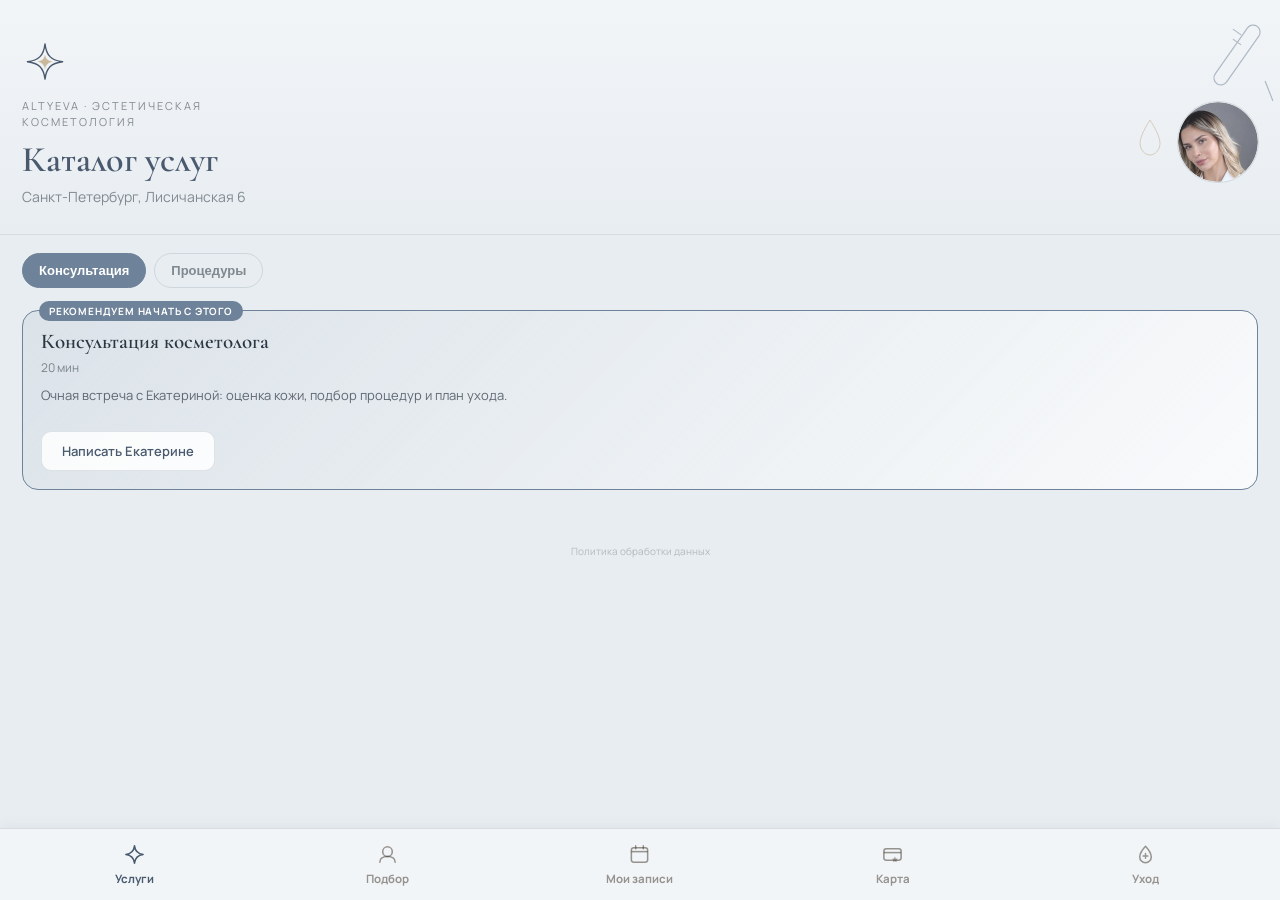
<file: artifacts/index.html>
<!-- altyeva-build 2026-09-11-1110 six-mouth-corner -->
<!DOCTYPE html>
<html lang="ru">
<head>
<meta charset="UTF-8">
<meta name="viewport" content="width=device-width, initial-scale=1.0, maximum-scale=1.0, user-scalable=no">
<title>Екатерина Алтыева</title>
<script src="https://telegram.org/js/telegram-web-app.js"></script>
<link rel="preconnect" href="https://fonts.googleapis.com">
<link href="https://fonts.googleapis.com/css2?family=Cormorant+Garamond:wght@500;600;700&family=Manrope:wght@400;500;600;700&display=swap" rel="stylesheet">
<style>
  :root {
    --bg: #E8EDF1;
    --bg2: #DDE4EA;
    --panel: rgba(255,255,255,0.62);
    --panel-hi: rgba(255,255,255,0.85);
    --line: rgba(90,110,130,0.18);
    --steel: #6E8299;
    --steel-dk: #4A5A6E;
    --ink: #2B3642;
    --muted: rgba(43,54,66,0.55);
    --accent: #8CA3B8;
    --gold: #4A5A6E;
  }
  * { box-sizing: border-box; }
  body {
    margin: 0;
    background: var(--bg);
    color: var(--ink);
    font-family: 'Manrope', sans-serif;
    -webkit-font-smoothing: antialiased;
    padding-bottom: 100px;
  }
  .page { display: none; }
  .page.active { display: block; }

  .hero {
    padding: 40px 22px 26px;
    border-bottom: 1px solid var(--line);
    background: linear-gradient(180deg, #F2F5F8 0%, var(--bg) 100%);
  }
  .hero .eyebrow {
    font-size: 11px;
    letter-spacing: 0.18em;
    text-transform: uppercase;
    color: var(--muted);
    margin: 0 0 10px;
  }
  .hero h1 {
    font-family: 'Cormorant Garamond', serif;
    font-weight: 600;
    font-size: 36px;
    line-height: 1.1;
    margin: 0 0 8px;
    color: var(--steel-dk);
  }
  .hero p {
    margin: 0;
    font-size: 14px;
    color: var(--muted);
    max-width: 32ch;
    line-height: 1.45;
  }

  .chips {
    display: flex;
    flex-wrap: wrap;
    gap: 8px;
    padding: 18px 22px;
  }
  .chip {
    padding: 9px 16px;
    border-radius: 100px;
    border: 1px solid var(--line);
    background: transparent;
    color: var(--muted);
    font-size: 13px;
    font-weight: 600;
    cursor: pointer;
    transition: all 0.18s;
  }
  .chip.active {
    background: var(--steel);
    border-color: var(--steel);
    color: #ffffff;
  }

  .list { padding: 4px 22px 32px; display: flex; flex-direction: column; gap: 12px; }
  .section-label {
    font-family: 'Cormorant Garamond', serif;
    font-size: 16px;
    font-weight: 600;
    color: var(--muted);
    margin: 16px 2px 2px;
  }
  .section-label:first-child { margin-top: 4px; }

  .card {
    background: var(--panel);
    border: 1px solid var(--line);
    border-radius: 16px;
    padding: 18px;
  }
  .card-top {
    display: flex;
    justify-content: space-between;
    align-items: baseline;
    gap: 12px;
  }
  .card-name { flex: 1; }
  .card-special {
    background: linear-gradient(135deg, rgba(140,163,184,0.14), rgba(255,255,255,0.75));
    border: 1px solid var(--steel);
    position: relative;
  }
  .card-special::before {
    content: 'Рекомендуем начать с этого';
    position: absolute; top: -10px; left: 16px;
    font-size: 10px; letter-spacing: 0.08em; text-transform: uppercase;
    background: var(--steel); color: #fff;
    padding: 3px 10px; border-radius: 100px; font-weight: 700;
  }
  .card-special .card-price { color: var(--steel-dk); }
  .card-name {
    font-family: 'Cormorant Garamond', serif;
    font-weight: 600;
    font-size: 21px;
    line-height: 1.2;
    margin: 0;
    color: var(--ink);
  }
  .card-price { font-weight: 700; font-size: 16px; color: var(--platinum); white-space: nowrap; }
  .card-meta { font-size: 12px; color: var(--muted); margin-top: 5px; }
  .card-meta .drug { color: var(--gold); font-weight: 600; }
  .card-desc { font-size: 13px; line-height: 1.5; color: rgba(43,54,66,0.72); margin: 10px 0 0; }
  .card-book {
    display: inline-block;
    margin-top: 14px;
    padding: 10px 20px;
    border-radius: 10px;
    background: var(--panel-hi);
    border: 1px solid var(--line);
    color: var(--steel-dk);
    font-weight: 600;
    font-size: 13px;
    text-decoration: none;
  }

  .simple-page { padding: 40px 24px; }
  .simple-page .eyebrow {
    font-size: 11px; letter-spacing: 0.18em; text-transform: uppercase;
    color: var(--muted); margin: 0 0 8px;
  }
  .simple-page h2 {
    font-family: 'Cormorant Garamond', serif; font-weight: 600; font-size: 30px;
    margin: 0 0 8px; color: var(--steel-dk);
  }
  .simple-page .intro { font-size: 14px; color: var(--muted); line-height: 1.5; margin: 0 0 24px; max-width: 34ch; }

  .block {
    background: var(--panel);
    border: 1px solid var(--line);
    border-radius: 16px;
    padding: 22px;
    margin-bottom: 16px;
  }
  .block-icon {
    width: 44px; height: 44px; border-radius: 12px;
    background: var(--panel-hi); display: flex; align-items: center; justify-content: center;
    font-size: 20px; margin-bottom: 14px;
  }
  .block h3 {
    font-family: 'Cormorant Garamond', serif; font-weight: 600; font-size: 22px;
    margin: 0 0 6px; color: var(--steel-dk);
  }
  .block p { font-size: 13px; color: var(--muted); line-height: 1.5; margin: 0 0 16px; }
  .btn-primary {
    display: block; width: 100%; padding: 15px; border: none; border-radius: 12px;
    background: var(--steel); color: #ffffff; font-family: 'Manrope',sans-serif;
    font-weight: 700; font-size: 15px; text-align: center; text-decoration: none; cursor: pointer;
  }
  .field { margin-bottom: 14px; }
  .field label { display: block; font-size: 12px; color: var(--muted); margin-bottom: 6px; font-weight: 600; }
  .field input, .field select, .field textarea {
    width: 100%; padding: 12px 14px; border: 1px solid var(--line); border-radius: 10px;
    background: var(--bg); color: var(--ink); font-family: 'Manrope',sans-serif; font-size: 14px;
    box-sizing: border-box;
  }
  .field textarea { min-height: 64px; resize: vertical; }
  .status { font-size: 13px; color: var(--gold); margin-top: 10px; }

  /* Карта лояльности */
  .loyalty-card {
    position: relative; border-radius: 18px; padding: 24px 22px;
    background: linear-gradient(135deg, #EEF2F5 0%, #DCE3E9 100%);
    border: 1px solid rgba(201,169,106,0.25); overflow: hidden; margin-bottom: 16px;
  }
  .loyalty-card::after {
    content:''; position:absolute; inset:0;
    background: radial-gradient(circle at 88% 12%, rgba(201,169,106,0.22), transparent 55%);
  }
  .loyalty-top { display:flex; justify-content:space-between; align-items:flex-start; position:relative; }
  .loyalty-eyebrow { font-size:11px; letter-spacing:0.14em; text-transform:uppercase; color:var(--muted); margin:0 0 6px; }
  .loyalty-level { font-family:'Cormorant Garamond',serif; font-size:26px; font-weight:700; margin:0; color:var(--steel-dk); }
  .loyalty-sub { font-size:13px; color:var(--muted); margin:2px 0 0; }
  .loyalty-badge { font-size:11px; font-weight:700; padding:5px 12px; border-radius:100px; background:rgba(201,169,106,0.2); color:var(--gold); white-space:nowrap; }
  .loyalty-discount { position:relative; margin-top:16px; font-size:14px; color:var(--gold); font-weight:700; }
  .loyalty-progress { font-size:12px; color:var(--muted); margin:18px 0 8px; position:relative; }
  .loyalty-bar { height:6px; border-radius:100px; background:rgba(237,238,240,0.12); overflow:hidden; position:relative; }
  .loyalty-fill { height:100%; width:0%; background:var(--gold); border-radius:100px; transition:width .5s; }
  .loyalty-last { position:relative; font-size:12px; color:var(--muted); margin-top:14px; }

  .tiers { margin-bottom:16px; border:1px solid var(--line); border-radius:14px; overflow:hidden; }
  .tier { display:flex; justify-content:space-between; align-items:center; padding:13px 16px; font-size:13.5px; border-bottom:1px solid var(--line); }
  .tier:last-child { border-bottom:none; }
  .tier.current { background:var(--panel-hi); }
  .tier-name { font-weight:700; color:var(--steel-dk); }
  .tier-req { font-weight:500; color:var(--muted); font-size:12px; margin-left:7px; }
  .tier-perk { color:var(--gold); font-weight:700; }

  .find-phone { background:var(--panel); border:1px solid var(--line); border-radius:14px; padding:16px; margin-bottom:16px; }
  .find-phone .row { display:flex; gap:8px; }
  .find-phone input { flex:1; padding:11px 13px; border:1px solid var(--line); border-radius:10px; background:var(--bg); color:var(--ink); font-size:14px; font-family:'Manrope',sans-serif; }
  .find-phone button { padding:11px 18px; border:none; border-radius:10px; background:var(--steel); color:#ffffff; font-weight:700; font-size:13px; cursor:pointer; }

  .history-title { font-family:'Cormorant Garamond',serif; font-size:19px; font-weight:600; margin:22px 2px 6px; color:var(--steel-dk); }
  .history-note { font-size:12px; color:var(--muted); margin:0 2px 12px; line-height:1.4; }
  .history-item { background:var(--panel); border:1px solid var(--line); border-radius:12px; padding:13px 15px; margin-bottom:8px; }
  .history-service { font-weight:600; font-size:14px; color:var(--steel-dk); }
  .history-date { font-size:12px; color:var(--muted); margin-top:3px; }

  .tabbar {
    position:fixed; bottom:0; left:0; right:0; display:flex;
    background:#F2F5F8; border-top:1px solid var(--line);
    padding:8px 8px calc(8px + env(safe-area-inset-bottom));
  }
  .tab { flex:1; display:flex; flex-direction:column; align-items:center; gap:3px; background:none; border:none; padding:6px 4px; font-family:'Manrope',sans-serif; font-size:11px; font-weight:600; color:var(--muted); cursor:pointer; }
  .tab.active { color:var(--gold); }
  .tab-icon { font-size:19px; line-height:1; }

  .proc-btn{display:flex;align-items:center;justify-content:space-between;gap:12px;background:var(--panel);border:1px solid var(--line);border-radius:14px;padding:16px 18px;cursor:pointer;text-align:left;width:100%;font-family:'Manrope',sans-serif;}
  .proc-title{font-family:'Cormorant Garamond',serif;font-weight:600;font-size:18px;color:var(--steel-dk);}
  .proc-sub{font-size:12px;color:var(--muted);}
  .proc-arrow{color:var(--steel);font-size:18px;flex:none;}
  .back{background:none;border:none;color:var(--steel);font-size:14px;font-weight:600;padding:0 0 14px;cursor:pointer;font-family:'Manrope',sans-serif;}
  .care-sect-h{font-size:13px;font-weight:700;letter-spacing:.02em;text-transform:uppercase;margin:16px 0 8px;}
  .care-sect-h.do{color:#5B8A6B;} .care-sect-h.dont{color:#B5734A;} .care-sect-h.when{color:var(--steel-dk);}
  .care-ul{list-style:none;margin:0;padding:0;display:flex;flex-direction:column;gap:8px;}
  .care-ul li{background:var(--panel);border:1px solid var(--line);border-radius:12px;padding:12px 14px;font-size:14px;line-height:1.45;display:flex;gap:10px;align-items:flex-start;}
  .care-ul .ic{flex:none;}
  .care-alert{background:rgba(181,115,74,.1);border:1px solid rgba(181,115,74,.3);border-radius:12px;padding:14px 16px;font-size:13.5px;line-height:1.5;color:var(--steel-dk);margin-top:16px;}
  .care-alert b{color:#B5734A;}

  .tab-svg{width:22px;height:22px;display:block;margin:0 auto 2px;color:inherit;}
  .tab{color:var(--muted);} .tab.active{color:var(--gold);}

  .hero{position:relative;overflow:hidden;}
  .hero-decor{position:absolute;top:-10px;right:-30px;pointer-events:none;z-index:0;}
  .hero > *:not(.hero-decor){position:relative;z-index:1;}

  .subchips{padding-top:0;padding-bottom:10px;}
  .subchips .chip{font-size:12.5px;padding:7px 13px;}

  .facewrap{position:relative;width:100%;max-width:520px;margin:0 auto;}
  .facewrap img{width:100%;display:block;}
  .facewrap svg{position:absolute;inset:0;width:100%;height:100%;}
  .fzone{fill:rgba(169,139,84,0);stroke:transparent;stroke-width:2;cursor:pointer;transition:fill .2s,stroke .2s;}
  .fzone:hover{fill:rgba(169,139,84,0.2);stroke:var(--gold);}
  .fzone.active{fill:rgba(169,139,84,0.3);stroke:var(--gold);}
  .fhint{text-align:center;font-size:12px;color:var(--muted);padding:10px 24px 0;}
  .fpanel{display:none;margin:12px 18px 0;background:var(--panel);border:1px solid var(--line);border-radius:16px;padding:16px;}
  .fpanel-title{font-family:'Cormorant Garamond',serif;font-size:20px;color:var(--steel-dk);margin:0 0 12px;}
  .fopt{display:flex;justify-content:space-between;align-items:center;gap:10px;background:#fff;border:1px solid var(--line);border-radius:12px;padding:12px 14px;margin-bottom:8px;}
  .fopt-name{font-weight:600;font-size:14px;} .fopt-sub{font-size:11.5px;color:var(--gold);font-weight:600;}
  .fopt-btn{flex:none;background:var(--steel);color:#fff;border:none;border-radius:9px;padding:8px 15px;font-size:12.5px;font-weight:600;font-family:'Manrope';cursor:pointer;}
  .fdetail{margin:12px 18px 0;}
  .fback{background:none;border:none;color:var(--steel);font-size:13px;font-weight:600;padding:0 0 12px;cursor:pointer;font-family:'Manrope';}
  .fdetail-card{background:var(--panel);border:1px solid var(--line);border-radius:16px;padding:22px;}
  .fdetail-zone{font-size:11px;letter-spacing:.08em;text-transform:uppercase;color:var(--steel);font-weight:700;margin-bottom:6px;}
  .fdetail-name{font-family:'Cormorant Garamond',serif;font-size:24px;color:var(--steel-dk);margin:0;}
  .fdetail-drug{font-size:13px;color:var(--gold);font-weight:600;margin:2px 0 12px;}
  .fdetail-price{font-size:26px;font-weight:700;color:var(--ink);margin-bottom:12px;}
  .fdetail-desc{font-size:14px;line-height:1.5;color:rgba(58,50,38,0.75);margin:0 0 20px;}
  .fdetail-book{display:block;width:100%;padding:15px;border:none;border-radius:12px;background:var(--steel);color:#fff;font-weight:700;font-size:15px;text-align:center;text-decoration:none;}

  .tab{font-weight:700;font-size:11.5px;color:rgba(58,50,38,0.5);}
  .tab.active{color:var(--gold);}
  .tab-svg{width:23px;height:23px;stroke-width:2;}
  .tabbar{box-shadow:0 -2px 12px rgba(90,110,130,0.08);}

  .cat-dropdown{padding:0 20px 8px;display:none;}
  .cat-dropdown.show{display:block;}
  .cat-select{width:100%;padding:12px 14px;border:1px solid var(--line);border-radius:12px;background:#fff;color:var(--ink);font-family:'Manrope';font-size:14px;font-weight:600;appearance:none;background-image:url("data:image/svg+xml,%3Csvg xmlns='http://www.w3.org/2000/svg' width='12' height='8' viewBox='0 0 12 8'%3E%3Cpath d='M1 1l5 5 5-5' stroke='%236E8299' stroke-width='1.5' fill='none'/%3E%3C/svg%3E");background-repeat:no-repeat;background-position:right 14px center;}

  .card-variants{display:flex;flex-direction:column;gap:8px;margin-top:12px;}
  .vbtn{margin-top:0 !important;text-align:center;}
  .card-btns{margin-top:12px;}

  .tab.active { color: var(--steel-dk) !important; }
  .fmap-toolbar{display:flex;align-items:center;justify-content:space-between;gap:12px;padding:10px 18px 0;}
  .fmap-toolbar .fhint{padding:0;text-align:left;flex:1;}
  .fview-btn{flex:none;height:40px;padding:0 14px;border-radius:10px;border:1px solid var(--line);background:#fff;color:var(--steel-dk);font-family:'Manrope',sans-serif;font-size:12px;font-weight:700;cursor:pointer;}
  .face-stage{margin:10px 18px 0;border-radius:18px;overflow:hidden;background:#F2F5F8;border:1px solid var(--line);}
  .facewrap{position:relative;width:100%;max-width:520px;margin:0 auto;}
  .facewrap img{width:100%;display:block;}
  .facewrap svg{position:absolute;inset:0;width:100%;height:100%;}
  .zone-path{fill:rgba(91,115,144,0.28);stroke:#5B7390;stroke-width:0.55;stroke-dasharray:1.4 1.1;stroke-linejoin:round;cursor:pointer;transition:fill .18s,stroke-width .18s,opacity .18s;}
  .zone-path.is-dim{opacity:.28;}
  .zone-path.is-active,.zone-path.is-hover{fill:rgba(74,90,110,0.46);stroke-dasharray:none;stroke-width:.85;opacity:1;}
  .zone-chips{display:grid;grid-template-columns:repeat(4,1fr);gap:6px;padding:12px 18px 8px;}
  .zchip{min-height:44px;border-radius:10px;border:1px solid var(--line);background:#fff;color:var(--steel-dk);font-family:'Manrope',sans-serif;cursor:pointer;display:flex;flex-direction:column;align-items:center;justify-content:center;padding:6px 4px;}
  .zchip b{font-size:11px;line-height:1;}
  .zchip span{font-size:11px;font-weight:700;line-height:1.15;margin-top:2px;}
  .zchip.on{background:var(--steel-dk);border-color:var(--steel-dk);color:#fff;}
  .fempty{margin:8px 18px 16px;background:var(--panel);border:1px solid var(--line);border-radius:16px;padding:18px;}
  .fempty h3{font-family:'Cormorant Garamond',serif;font-size:20px;color:var(--steel-dk);margin:0 0 6px;}
  .fempty p{font-size:13px;color:var(--muted);margin:0;line-height:1.45;}

  .hero-row{display:flex;align-items:flex-start;gap:16px;}
  .hero-row .hero-copy{flex:1;min-width:0;}
  .hero-avatar{width:80px;height:80px;border-radius:50%;object-fit:cover;object-position:center 18%;flex:none;margin-top:4px;box-shadow:0 0 0 1px var(--line);}
  .zone-chips{display:flex;gap:6px;overflow-x:auto;padding:10px 18px 8px;scrollbar-width:none;}
  .zone-chips::-webkit-scrollbar{display:none;}
  .zchip{flex:none;width:36px;height:36px;border-radius:999px;border:1px solid var(--line);background:#fff;color:var(--steel-dk);font-family:'Manrope',sans-serif;font-size:13px;font-weight:700;cursor:pointer;}
  .zchip.on{background:var(--steel-dk);border-color:var(--steel-dk);color:#fff;}
  .zchip span{display:none;}
  .face-stage{margin:4px 18px 0;border-radius:18px;overflow:hidden;background:#E8E8EA;border:1px solid var(--line);}
  .facewrap{position:relative;width:100%;max-width:520px;margin:0 auto;}
  .facewrap img{width:100%;display:block;}
  .facewrap svg{position:absolute;inset:0;width:100%;height:100%;}
  .zone-path{fill:transparent;stroke:transparent;pointer-events:none;}
  .zone-hit{fill:transparent;stroke:transparent;stroke-width:8;cursor:pointer;}
  .badge-circle{fill:rgba(247,249,251,0.88);stroke:rgba(74,163,212,0.7);stroke-width:0.35;}
  .badge-num{fill:rgba(61,146,194,0.95);pointer-events:none;}
  .badge-g{transform-box:fill-box;transform-origin:center;}
  .zone-g:hover .badge-circle,.zone-g.is-on .badge-circle{fill:#4a5a6e;stroke:#4a5a6e;}
  .zone-g:hover .badge-num,.zone-g.is-on .badge-num{fill:#fff;}
  .zone-g:hover .badge-g,.zone-g.is-on .badge-g{transform:scale(1.18);}
  .fview-btn{display:none !important;}
  .fempty{margin:8px 18px 16px;background:var(--panel);border:1px solid var(--line);border-radius:16px;padding:18px;}
  .fempty h3{font-family:'Cormorant Garamond',serif;font-size:20px;color:var(--steel-dk);margin:0 0 6px;}
  .fempty p{font-size:13px;color:var(--muted);margin:0;line-height:1.45;}
</style>
</head>
<body>
<div class="page active" id="page-services">
  <div class="hero"><div class="hero-decor"><svg viewBox="0 0 200 200" width="200" height="200" fill="none" xmlns="http://www.w3.org/2000/svg">
  <g stroke="#6E8299" stroke-width="1.2" opacity="0.5">
    <rect x="120" y="30" width="14" height="70" rx="7" transform="rotate(35 127 65)"/>
    <path d="M150 95 l18 12" transform="rotate(35 159 101)"/>
    <line x1="122" y1="42" x2="132" y2="42" transform="rotate(35 127 42)"/>
    <line x1="122" y1="52" x2="132" y2="52" transform="rotate(35 127 52)"/>
  </g>
  <g stroke="#A98B54" stroke-width="1" opacity="0.35">
    <path d="M40 130 C40 130, 30 145, 30 153 C30 160, 35 165, 40 165 C45 165, 50 160, 50 153 C50 145, 40 130, 40 130 Z"/>
  </g>
</svg></div>
    <svg width="46" height="46" viewBox="0 0 60 60" style="display:block;margin-bottom:12px;" xmlns="http://www.w3.org/2000/svg">
      <g transform="translate(30,30)">
        <path d="M0 -25 C1.7 -10, 8 -3.3, 23 -1.7 C8 0, 1.7 6.5, 0 21 C-1.7 6.5, -8 0, -23 -1.7 C-8 -3.3, -1.7 -10, 0 -25 Z" fill="none" stroke="#4A5A6E" stroke-width="1.8" stroke-linejoin="round"/>
        <path d="M0 -11 C0.8 -5.5, 4 -2.5, 10 -1.7 C4 -0.8, 0.8 2.5, 0 8 C-0.8 2.5, -4 -0.8, -10 -1.7 C-4 -2.5, -0.8 -5.5, 0 -11 Z" fill="#A98B54" opacity="0.55"/>
      </g>
    </svg>
    <div class="hero-row">
      <div class="hero-copy">
        <p class="eyebrow">Altyeva · эстетическая косметология</p>
        <h1>Каталог услуг</h1>
        <p>Санкт-Петербург, Лисичанская 6</p>
      </div>
      <img class="hero-avatar" src="[data-uri]" alt="Екатерина Алтыева" width="80" height="80">
    </div>
  </div>
  <div class="chips" id="chips"></div>
  <div id="catDropdown" class="cat-dropdown"></div>
  <div class="list" id="list"></div>
  <div id="svcDetail"></div>
</div>

<div class="page" id="page-facemap">
  <div class="hero" style="padding-bottom:6px;">
    <p class="eyebrow">Подбор процедуры</p>
    <h1 style="font-size:26px;">Карта лица</h1>
    <p style="margin:2px 0 0;font-size:13px;color:var(--muted);">Нажмите на зону — покажу процедуры</p>
  </div>
  
  <div class="fmap-toolbar">
    <p class="fhint" id="fhint">Нажмите зону на схеме или номер.</p>
  </div>
  <div class="zone-chips" id="zoneChips"></div>
  <div class="face-stage">
    <div class="facewrap" id="facewrap">
      <img id="faceImg" src="[data-uri]" alt="3D-модель лица">
      <svg id="faceSvg" viewBox="0 0 100 133.11" preserveAspectRatio="xMidYMid meet" xmlns="http://www.w3.org/2000/svg"></svg>
    </div>
  </div>
  <div class="fpanel" id="fpanel" style="display:none;"></div>
  <div class="fdetail" id="fdetail"></div>
</div>
<div class="page" id="page-booking">
  <div class="simple-page">
    <p class="eyebrow">Онлайн-запись</p>
    <h2>Запись</h2>
    <p class="intro">Выберите услугу, дату и время на DIKIDI — или оставьте заявку, если слота нет.</p>

    <div class="block">
      <div class="block-icon">📅</div>
      <h3>Календарь DIKIDI</h3>
      <p>Актуальные свободные окна, выбор процедуры и подтверждение записи.</p>
      <a class="btn-primary" href="https://dikidi.net/ru/profile/katya_1788592" target="_blank">Записаться на DIKIDI</a>
      <a class="btn-primary" style="background:transparent;border:1px solid var(--line);color:var(--steel-dk);margin-top:10px;" href="https://dikidi.net/ru/recording/" target="_blank">Посмотреть мои записи</a>
      <a class="btn-primary" style="background:transparent;border:1px solid var(--line);color:var(--steel-dk);margin-top:10px;" href="#" onclick="return false;">История моих записей</a>
    </div>

    <div class="block">
      <div class="block-icon">🕐</div>
      <h3>Нет подходящего времени</h3>
      <p>Если в календаре нет удобного слота — оставьте заявку. Екатерина напишет и подберёт другое время.</p>
      <div class="field"><label>Имя</label><input id="rtName" type="text" placeholder="Анна"></div>
      <div class="field"><label>Телефон</label><input id="rtPhone" type="tel" placeholder="+7 999 000-00-00"></div>
      <div class="field"><label>Процедура</label><select id="rtService"></select></div>
      <div class="field"><label>Желаемые дата и время</label><input id="rtWhen" type="text" placeholder="Например, 12 сентября после 16:00"></div>
      <button class="btn-primary" id="rtSubmit">Оставить заявку</button>
      <p style="font-size:11px;color:var(--muted);margin-top:10px;line-height:1.4;">Отправляя заявку, вы соглашаетесь с <a href="https://bitter-meadow-80cd.tradeban92.workers.dev/privacy.html" target="_blank" style="color:var(--steel);">политикой обработки персональных данных</a></p>
      <p class="status" id="rtStatus"></p>
    </div>
  </div>
</div>

<div class="page" id="page-loyalty">
  <div class="simple-page">
    <div class="loyalty-card">
      <div class="loyalty-top">
        <div>
          <p class="loyalty-eyebrow">Карта постоянного клиента</p>
          <p class="loyalty-level" id="loyLevel">Загрузка…</p>
          <p class="loyalty-sub" id="loyName"></p>
        </div>
        <span class="loyalty-badge" id="loyVisits">—</span>
      </div>
      <div class="loyalty-discount" id="loyDiscount"></div>
      <p class="loyalty-progress" id="loyProgress">До следующего уровня</p>
      <div class="loyalty-bar"><div class="loyalty-fill" id="loyFill"></div></div>
      <p class="loyalty-last" id="loyLast"></p>
    </div>

    

    <div class="tiers" id="tiers"></div>

    <div id="historyWrap" style="display:none;">
      <div class="history-title">История визитов</div>
      <p class="history-note">В уровень входят только состоявшиеся визиты — по дате посещения, не позже сегодня.</p>
      <div id="historyList"></div>
    </div>
    <p class="status" id="loyNote" style="color:var(--muted);"></p>
  </div>
</div>

<div class="page" id="page-care">
  <div class="simple-page">
    <p class="eyebrow">После процедуры</p>
    <h2 id="careTitle">Памятка по уходу</h2>
    <p class="intro" id="careSub">Выберите процедуру, которую вы сделали — покажу, как ухаживать за собой после.</p>
    <div id="careGrid" style="display:flex;flex-direction:column;gap:10px;"></div>
    <div id="careMemo" style="display:none;"></div>
  </div>
</div>

<div style="text-align:center;padding:16px 20px 8px;">
  <a href="https://bitter-meadow-80cd.tradeban92.workers.dev/privacy.html" target="_blank" style="font-size:10px;color:rgba(43,54,66,0.28);text-decoration:none;">Политика обработки данных</a>
</div>
<div class="tabbar">
  <button class="tab active" data-page="page-services">
    <svg class="tab-svg" viewBox="0 0 24 24" fill="none"><path d="M12 3 C12.6 8, 16 11.4, 21 12 C16 12.6, 12.6 16, 12 21 C11.4 16, 8 12.6, 3 12 C8 11.4, 11.4 8, 12 3 Z" stroke="currentColor" stroke-width="1.6" stroke-linejoin="round"/></svg>
    Услуги</button>
  <button class="tab" data-page="page-facemap">
    <svg class="tab-svg" viewBox="0 0 24 24" fill="none"><circle cx="12" cy="9" r="5" stroke="currentColor" stroke-width="1.6"/><path d="M4 20 C4 15.5, 8 14, 12 14 C16 14, 20 15.5, 20 20" stroke="currentColor" stroke-width="1.6" stroke-linecap="round"/></svg>
    Подбор</button>
  <button class="tab" data-page="page-booking">
    <svg class="tab-svg" viewBox="0 0 24 24" fill="none"><rect x="3.5" y="5" width="17" height="15" rx="2.5" stroke="currentColor" stroke-width="1.6"/><path d="M3.5 9 H20.5" stroke="currentColor" stroke-width="1.6"/><path d="M8 3 V6 M16 3 V6" stroke="currentColor" stroke-width="1.6" stroke-linecap="round"/></svg>
    Мои записи</button>
  <button class="tab" data-page="page-loyalty">
    <svg class="tab-svg" viewBox="0 0 24 24" fill="none"><rect x="3" y="6" width="18" height="12" rx="2.5" stroke="currentColor" stroke-width="1.6"/><path d="M3 10 H21" stroke="currentColor" stroke-width="1.6"/><path d="M14.5 14.2 l1 1.9 l2.1 .3 l-1.5 1.5 l.35 2.1 l-1.9 -1 l-1.9 1 l.35 -2.1 l-1.5 -1.5 l2.1 -.3 Z" fill="currentColor" opacity="0.85"/></svg>
    Карта</button>
  <button class="tab" data-page="page-care">
    <svg class="tab-svg" viewBox="0 0 24 24" fill="none"><path d="M12 3.5 C12 3.5, 6 10, 6 14.5 C6 18, 8.7 20.5, 12 20.5 C15.3 20.5, 18 18, 18 14.5 C18 10, 12 3.5, 12 3.5 Z" stroke="currentColor" stroke-width="1.6" stroke-linejoin="round"/><path d="M12 11 V16 M9.5 13.5 H14.5" stroke="currentColor" stroke-width="1.5" stroke-linecap="round"/></svg>
    Уход</button>
</div>
<script>
const CATEGORIES = [
  { key:'botox', label:'Ботокс' },
  { key:'filler', label:'Филлеры' },
  { key:'blanching', label:'Бланширование' },
  { key:'biorevitalization', label:'Биоревитализация' },
  { key:'collagen', label:'Коллаген' },
  { key:'lipolytics', label:'Липолитики' },
  { key:'cleaning', label:'Чистка' },
  { key:'peeling', label:'Пилинг' },
  { key:'consultation', label:'Консультация' }
];
const FILLER_GROUPS = {
  lips:'Контурная пластика губ', cheeks:'Скулы', chin:'Подбородок',
  jawline:'Углы челюсти', dissolving:'Выведение геля', nasolabial:'Носогубные складки'
};
const SERVICES = [
  {name:"Лоб + межбровье + глаза",cat:"botox",subcat:"botox",drug:"Rentox",duration:"20 мин",price:8500,desc:"Одна процедура на три зоны: горизонтальные морщины лба, складка между бровей и гусиные лапки. Результат 4–6 месяцев.",url:"https://dkd.su/1788592/s/21815923"},
  {name:"Лоб + межбровье + глаза",cat:"botox",subcat:"botox",drug:"Релатокс",duration:"20 мин",price:14000,desc:"Комплекс на трёх зонах препаратом Релатокс: лоб, межбровье и морщинки вокруг глаз. Результат 4–6 месяцев.",url:"https://dkd.su/1788592/s/21815923"},
  {name:"Лоб + межбровье",cat:"botox",subcat:"botox",drug:"Rentox",duration:"20 мин",price:7500,desc:"Только верхняя треть: горизонтальные морщины на лбу и вертикальная складка между бровей. Глаза не затрагиваются.",url:"https://dkd.su/1788592/s/18950887"},
  {name:"Лоб + межбровье",cat:"botox",subcat:"botox",drug:"Релатокс",duration:"20 мин",price:12000,desc:"Верхняя треть на препарате Релатокс: лоб и межбровная складка.",url:"https://dkd.su/1788592/s/18950887"},
  {name:"Межбровье",cat:"botox",subcat:"botox",drug:"Rentox",duration:"15 мин",price:4500,desc:"Вертикальные складки между бровей — «морщины гнева». Быстрая процедура.",url:"https://dkd.su/1788592/s/21815928"},
  {name:"Межбровье",cat:"botox",subcat:"botox",drug:"Релатокс",duration:"15 мин",price:6000,desc:"Складка между бровей на препарате Релатокс.",url:"https://dkd.su/1788592/s/21815928"},
  {name:"Вокруг глаз",cat:"botox",subcat:"botox",drug:"Rentox",duration:"15 мин",price:3500,desc:"«Гусиные лапки» — морщинки в уголках глаз при улыбке.",url:"https://dkd.su/1788592/s/21815936"},
  {name:"Вокруг глаз",cat:"botox",subcat:"botox",drug:"Релатокс",duration:"15 мин",price:5000,desc:"Гусиные лапки на препарате Релатокс.",url:"https://dkd.su/1788592/s/21815936"},
  {name:"Подбородок",cat:"botox",subcat:"botox",drug:"",duration:"15 мин",price:3500,desc:"Убирает эффект «апельсиновой корки» на подбородке, расслабляет мышцу.",url:"https://dkd.su/1788592/s/21815941"},
  {name:"Десневая улыбка",cat:"botox",subcat:"botox",drug:"",duration:"15 мин",price:4000,desc:"При улыбке десна меньше обнажается. Естественный результат.",url:"https://dkd.su/1788592/s/21815946"},
  {name:"Гипергидроз (подмышки)",cat:"botox",subcat:"botox",drug:"",duration:"45 мин",price:18000,desc:"Блокирует потовые железы на 6–8 месяцев. Устраняет потливость и запах.",url:"https://dkd.su/1788592/s/19164797"},
  {name:"Платизма (шея)",cat:"botox",subcat:"botox",drug:"",duration:"30 мин",price:9000,desc:"Расслабляет мышцу шеи, тянущую лицо вниз. Лифтинг нижней трети и шеи.",url:"https://dkd.su/1788592/s/21815952"},
  {name:"Жевательные мышцы",cat:"botox",subcat:"botox",drug:"",duration:"30 мин",price:9000,desc:"Сужает лицо, делает овал V-образным. Помогает при бруксизме.",url:"https://dkd.su/1788592/s/21815960"},
  {name:"Белотеро Софт",cat:"blanching",subcat:"blanching",drug:"Merz, Германия",duration:"60 мин",price:15000,desc:"Немецкий препарат премиум-класса. Для тонкой кожи вокруг глаз и деликатных зон.",url:"https://dkd.su/1788592/s/21815966"},
  {name:"Tesoro Fine",cat:"blanching",subcat:"blanching",drug:"",duration:"60 мин",price:11000,desc:"Мягкое разглаживание мелких морщин, увлажнение и улучшение качества кожи.",url:"https://dkd.su/1788592/s/19452571"},
  {name:"Коллост Микро",cat:"collagen",subcat:"collagen",drug:"",duration:"60 мин",price:20000,desc:"Инновационная микроформа — мелкие частицы. Для тонкой и деликатной кожи.",url:"https://dkd.su/1788592/s/21815971"},
  {name:"Коллост 7%",cat:"collagen",subcat:"collagen",drug:"",duration:"60 мин",price:16000,desc:"Классическая концентрация для умеренной стимуляции коллагена. Кожа средней толщины.",url:"https://dkd.su/1788592/s/19014874"},
  {name:"Коллост 15%",cat:"collagen",subcat:"collagen",drug:"",duration:"60 мин",price:17000,desc:"Высокая концентрация для выраженной стимуляции. Для плотной кожи.",url:"https://dkd.su/1788592/s/21815974"},
  {name:"Лицо",cat:"lipolytics",subcat:"lipolytics",drug:"",duration:"30 мин",price:10000,desc:"Убирает второй подбородок, брыли, избытки жира в щеках. Курс 3–5 процедур.",url:"https://dkd.su/1788592/s/19014821"},
  {name:"Мезотерапия волос",cat:"lipolytics",subcat:"lipolytics",drug:"",duration:"30 мин",price:5000,desc:"Питает волосяные фолликулы, укрепляет волосы, уменьшает выпадение. Курс процедур.",url:"https://dikidi.net/ru/profile/ekaterina_1788592/service/22342423"},
  {name:"Пентакле",cat:"biorevitalization",subcat:"biorevitalization",drug:"базовый",duration:"60 мин",price:10000,desc:"Базовое глубокое увлажнение. Для первого знакомства и молодой кожи.",url:"https://dkd.su/1788592/s/19804528"},
  {name:"Реви Стронг / Силк",cat:"biorevitalization",subcat:"biorevitalization",drug:"премиум",duration:"60 мин",price:15000,desc:"Премиум-линейка: Силк — увлажнение, Стронг — лифтинг, Ай — зона вокруг глаз. 1 мл.",url:"https://dkd.su/1788592/s/21815987"},
  {name:"Мезовартон",cat:"biorevitalization",subcat:"biorevitalization",drug:"40+",duration:"60 мин",price:15000,desc:"Биорепарация и омоложение. Для более возрастной кожи 40+.",url:"https://dkd.su/1788592/s/21815993"},
  {name:"Губы — Южная Корея",cat:"filler",subcat:"lips",drug:"",duration:"60 мин",price:15000,desc:"Мягкий пластичный филлер с отличным результатом. Объём и коррекция формы. 1 мл.",url:"https://dkd.su/1788592/s/18950942"},
  {name:"Губы — Франция",cat:"filler",subcat:"lips",drug:"премиум",duration:"60 мин",price:18000,desc:"Филлер премиум-класса, мягкая текстура, длительный результат. 1 мл.",url:"https://dkd.su/1788592/s/21816000"},
  {name:"Скулы — Tesoro SAB",cat:"filler",subcat:"cheeks",drug:"",duration:"60 мин",price:15000,desc:"Восполнение объёма скуловой области, лифтинг средней трети лица.",url:"https://dkd.su/1788592/s/21816006"},
  {name:"Скулы — Stylage L",cat:"filler",subcat:"cheeks",drug:"",duration:"60 мин",price:18000,desc:"Выраженная коррекция скул, чёткий рельеф средней трети.",url:"https://dkd.su/1788592/s/21816006"},
  {name:"Подбородок — Tesoro SAB",cat:"filler",subcat:"chin",drug:"",duration:"45 мин",price:15000,desc:"Коррекция формы подбородка, улучшает профиль, устраняет асимметрию.",url:"https://dkd.su/1788592/s/19807822"},
  {name:"Подбородок — Stylage L",cat:"filler",subcat:"chin",drug:"",duration:"45 мин",price:18000,desc:"Выраженная коррекция подбородка, плотная фиксация формы.",url:"https://dkd.su/1788592/s/19807822"},
  {name:"Углы челюсти (3 мл)",cat:"filler",subcat:"jawline",drug:"",duration:"60 мин",price:30000,desc:"Коррекция углов нижней челюсти. Выраженный эффект jawline и чёткий овал.",url:"https://dkd.su/1788592/s/21814912"},
  {name:"Выведение геля",cat:"filler",subcat:"dissolving",drug:"",duration:"45 мин",price:6000,desc:"Растворение гиалуронового филлера при миграции, гиперкоррекции или по желанию.",url:"https://dkd.su/1788592/s/21816013"},
  {name:"Носогубные складки",cat:"filler",subcat:"nasolabial",drug:"",duration:"60 мин",price:15000,desc:"Заполнение носогубных складок, смягчает выраженные заломы, освежает лицо.",url:"https://dkd.su/1788592/s/21816020"},
  {name:"Глубокая чистка",cat:"cleaning",subcat:"cleaning",drug:"",duration:"90 мин",price:4500,desc:"Распаривание + ультразвук + ручная экстракция + маска. Для жирной и проблемной кожи.",url:"https://dkd.su/1788592/s/19014940"},
  {name:"Мягкая чистка (ультразвук)",cat:"cleaning",subcat:"cleaning",drug:"",duration:"60 мин",price:2500,desc:"Без ручной экстракции. Для чувствительной кожи и поддержания результата.",url:"https://dkd.su/1788592/s/21821870"},
  {name:"Пилинг Джесснера",cat:"peeling",subcat:"peeling",drug:"",duration:"30 мин",price:5000,desc:"Поверхностно-срединный. Шелушение 3–5 дней. Для постакне, пигментации, пор.",url:"https://dkd.su/1788592/s/19014892"},
  {name:"Пилинг Bio Re Pill",cat:"peeling",subcat:"peeling",drug:"",duration:"30 мин",price:4000,desc:"Поверхностный, минимальная реабилитация (1–2 дня). Поддержание качества кожи.",url:"https://dkd.su/1788592/s/19014816"},
  {name:"Пилинг Peach Peel",cat:"peeling",subcat:"peeling",drug:"",duration:"30 мин",price:4200,desc:"Поверхностно-срединный. Без выраженного шелушения, глубокая стимуляция.",url:"https://dkd.su/1788592/s/21816020"},
  {name:"Чистка + пилинг",cat:"peeling",subcat:"peeling",drug:"комбо",duration:"100 мин",price:6500,desc:"Глубокое очищение пор плюс обновление кожи за один визит.",url:"https://dkd.su/1788592/s/21816020"},
  {name:"Консультация косметолога",cat:"consultation",subcat:"consultation",drug:"",duration:"20 мин",price:0,special:true,desc:"Очная встреча с Екатериной: оценка кожи, подбор процедур и план ухода.",url:"https://dikidi.net/ru/profile/ekaterina_1788592/service/18950915"}
];
function fmtPrice(p){ return p===0 ? 'Бесплатно' : p.toLocaleString('ru-RU')+' ₽'; }

function render(cat){
  document.getElementById('svcDetail').innerHTML='';
  const list=document.getElementById('list'); list.innerHTML='';
  const items=SERVICES.filter(s=>s.cat===cat);
  const groups=[]; const seen={};
  items.forEach(s=>{
    const key=(cat==='filler'?s.subcat+'|':'')+s.name;
    if(seen[key]!==undefined){ groups[seen[key]].variants.push(s); }
    else { seen[key]=groups.length; groups.push({base:s, variants:[s]}); }
  });
  let lastGroup=null;
  groups.forEach((g,gi)=>{
    const s=g.base;
    if(cat==='filler'){
      const grp=s.subcat;
      if(grp!==lastGroup){ const l=document.createElement('div'); l.className='section-label'; l.textContent=FILLER_GROUPS[grp]||grp; list.appendChild(l); lastGroup=grp; }
    }
    const card=document.createElement('div'); card.className=s.special?'card card-special':'card';
    const multi=g.variants.length>1;
    const metaLine = multi ? s.duration : (s.drug ? `<span class="drug">${s.drug}</span> · ${s.duration}` : s.duration);
    card.innerHTML=`
      <div class="card-top"><h3 class="card-name">${s.name}</h3></div>
      <div class="card-meta">${metaLine}</div>
      <p class="card-desc">${s.desc}</p>
      <div class="card-btns"></div>`;
    const bwrap=card.querySelector('.card-btns');
    if(s.special){
      const a=document.createElement('a'); a.className='card-book'; a.href='https://t.me/Altyevabot'; a.target='_blank'; a.textContent='Написать Екатерине';
      bwrap.appendChild(a);
    } else {
      const box=document.createElement('div'); box.className=multi?'card-variants':'';
      g.variants.forEach(v=>{
        const btn=document.createElement('button'); btn.className='card-book'+(multi?' vbtn':'');
        btn.textContent=multi?('Подробнее · '+v.drug):'Подробнее';
        btn.onclick=()=>showServiceDetail(v, cat, s.name);
        box.appendChild(btn);
      });
      bwrap.appendChild(box);
    }
    list.appendChild(card);
  });
}

function svcPrice(s){
  if(s.price===0) return 'Бесплатно';
  if(s.rawprice) return s.price+' ₽';
  return s.price.toLocaleString('ru-RU')+' ₽';
}
function showServiceDetail(v, cat, groupName){
  document.getElementById('list').style.display='none';
  document.getElementById('chips').style.display='none';
  const dd=document.getElementById('catDropdown'); if(dd) dd.style.display='none';
  const det=document.getElementById('svcDetail');
  det.innerHTML=`
    <div style="padding:8px 18px 0;">
      <button class="fback" onclick="closeServiceDetail()">← Назад к услугам</button>
      <div class="fdetail-card">
        <div class="fdetail-name">${groupName}</div>
        ${v.drug?`<div class="fdetail-drug">${v.drug}</div>`:''}
        <div class="fdetail-price">${svcPrice(v)}</div>
        <div class="fdetail-zone" style="margin:0 0 12px;">${v.duration}</div>
        <p class="fdetail-desc">${v.desc}</p>
        <a class="fdetail-book" href="${v.url}" target="_blank">Записаться</a>
      </div>
    </div>`;
  window.scrollTo(0,0);
}
function closeServiceDetail(){
  document.getElementById('svcDetail').innerHTML='';
  document.getElementById('list').style.display='flex';
  document.getElementById('chips').style.display='flex';
  const dd=document.getElementById('catDropdown'); if(dd && dd.classList.contains('show')) dd.style.display='block';
  window.scrollTo(0,0);
}

function initChips(){
  const top=document.getElementById('chips');
  const dd=document.getElementById('catDropdown');
  const SUBCATS=CATEGORIES.filter(c=>c.key!=='consultation');
  const bCons=document.createElement('button'); bCons.className='chip active'; bCons.textContent='Консультация';
  const bProc=document.createElement('button'); bProc.className='chip'; bProc.textContent='Процедуры';
  top.appendChild(bCons); top.appendChild(bProc);

  // dropdown с категориями
  const sel=document.createElement('select'); sel.className='cat-select';
  SUBCATS.forEach(sc=>{ const o=document.createElement('option'); o.value=sc.key; o.textContent=sc.label; sel.appendChild(o); });
  sel.onchange=()=>render(sel.value);
  dd.appendChild(sel);

  bProc.onclick=()=>{ bProc.classList.add('active'); bCons.classList.remove('active'); dd.classList.add('show'); render(sel.value); };
  bCons.onclick=()=>{ bCons.classList.add('active'); bProc.classList.remove('active'); dd.classList.remove('show'); render('consultation'); };
  // старт: консультация
  render('consultation');
}

function initTabs(){
  document.querySelectorAll('.tab').forEach(tab=>{
    tab.onclick=()=>{
      document.querySelectorAll('.tab').forEach(t=>t.classList.remove('active')); tab.classList.add('active');
      document.querySelectorAll('.page').forEach(p=>p.classList.remove('active'));
      document.getElementById(tab.dataset.page).classList.add('active');
      window.scrollTo(0,0);
    };
  });
}

// Заполняем select процедур в форме заявки
function initServiceSelect(){
  const sel=document.getElementById('rtService');
  SERVICES.forEach(s=>{
    const o=document.createElement('option');
    const label = s.drug ? `${s.name} · ${s.drug}` : s.name;
    o.value=label; o.textContent=label; sel.appendChild(o);
  });
}

// ===== Форма "нет подходящего времени" =====
const PREFERRED_TIME_API = 'https://unikon777.app.n8n.cloud/webhook/preferred-time';
function initRequestForm(){
  document.getElementById('rtSubmit').onclick=async ()=>{
    const name=document.getElementById('rtName').value.trim();
    const phone=document.getElementById('rtPhone').value.trim();
    const service=document.getElementById('rtService').value;
    const when=document.getElementById('rtWhen').value.trim();
    const comment='';
    const st=document.getElementById('rtStatus');
    if(!name || !phone){ st.textContent='Пожалуйста, укажите имя и телефон.'; return; }
    st.textContent='Отправляем…';
    const tg=window.Telegram?.WebApp?.initDataUnsafe?.user;
    try{
      await fetch(PREFERRED_TIME_API,{method:'POST',headers:{'Content-Type':'application/json'},
        body:JSON.stringify({ user_id:tg?.id||'', user_name:name, username:tg?.username||'',
          phone, service, desired_time:when, comment })});
      st.textContent='✅ Спасибо! Екатерина свяжется с вами и подберёт время.';
      document.getElementById('rtWhen').value=''; 
    }catch(e){ st.textContent='Не удалось отправить. Попробуйте ещё раз.'; }
  };
}

// ===== Карта лояльности =====
const LOYALTY_API='https://unikon777.app.n8n.cloud/webhook/loyalty-status';
const TIERS=[
  {name:'Новый клиент',req:0,perk:'без скидки'},
  {name:'Серебро',req:3,perk:'скидка 3%'},
  {name:'Золото',req:6,perk:'скидка 5%'},
  {name:'Платина',req:10,perk:'скидка 7%'}
];
function pluralVisit(n){ n=Math.abs(n||0); const a=n%10,b=n%100;
  if(a===1&&b!==11)return 'визит'; if([2,3,4].includes(a)&&![12,13,14].includes(b))return 'визита'; return 'визитов'; }
function renderTiers(level){
  const el=document.getElementById('tiers'); el.innerHTML='';
  TIERS.forEach(t=>{
    const d=document.createElement('div'); d.className='tier'+(t.name===level?' current':'');
    d.innerHTML=`<span class="tier-name">${t.name}${t.req>0?`<span class="tier-req">от ${t.req} визитов</span>`:''}</span><span class="tier-perk">${t.perk}</span>`;
    el.appendChild(d);
  });
}
async function loadLoyalty(manualPhone){
  const lv=document.getElementById('loyLevel'), nm=document.getElementById('loyName'),
    vs=document.getElementById('loyVisits'), dc=document.getElementById('loyDiscount'),
    pr=document.getElementById('loyProgress'), fl=document.getElementById('loyFill'),
    lt=document.getElementById('loyLast'), hw=document.getElementById('historyWrap'),
    hl=document.getElementById('historyList'), note=document.getElementById('loyNote');
  let url;
  if(manualPhone){ url=`${LOYALTY_API}?phone=${encodeURIComponent(manualPhone)}`; }
  else{
    const tg=window.Telegram?.WebApp?.initDataUnsafe?.user;
    if(!tg?.id){ lv.textContent='Недоступно'; note.textContent='Откройте приложение через бота, чтобы увидеть свою карту.'; renderTiers(''); return; }
    url=`${LOYALTY_API}?user_id=${tg.id}`;
  }
  lv.textContent='Загрузка…'; note.textContent='';
  try{
    const r=await fetch(url); const d=await r.json();
    const level=d.level||'Новый клиент'; const visits=d.totalVisits??0;
    lv.textContent=level; nm.textContent=d.user_name||'';
    vs.textContent=`${visits} ${pluralVisit(visits)}`;
    fl.style.width=`${d.progressPercent??0}%`;
    const tier=TIERS.find(t=>t.name===level);
    dc.textContent = (tier && tier.perk!=='без скидки') ? `Ваша скидка: ${tier.perk.replace('скидка ','')}` : '';
    if(d.nextLevelAt){ const left=d.nextLevelAt-visits; pr.textContent=`До следующего уровня: ещё ${left} ${pluralVisit(left)}`; }
    else pr.textContent='Максимальный уровень достигнут';
    lt.textContent = d.lastVisitDate ? `Последний визит: ${d.lastVisitDate}` : '';
    renderTiers(level);
    if(d.recentServices && d.recentServices.length){
      hw.style.display='block'; hl.innerHTML='';
      d.recentServices.forEach(v=>{
        const svc = typeof v==='string' ? v : (v.service||'');
        const date = typeof v==='object' ? (v.date||'') : '';
        const it=document.createElement('div'); it.className='history-item';
        it.innerHTML=`<div class="history-service">${svc}</div>${date?`<div class="history-date">${date}</div>`:''}`;
        hl.appendChild(it);
      });
      note.textContent='';
    } else { hw.style.display='none'; note.textContent='Ждём вашего первого визита — тогда здесь появится история.'; }
  }catch(e){ lv.textContent='Ошибка'; note.textContent='Не удалось загрузить карту. Попробуйте позже.'; renderTiers(''); }
}


initChips(); initTabs(); try{initServiceSelect()}catch(e){}; try{initRequestForm()}catch(e){}; try{loadLoyalty()}catch(e){};
if(window.Telegram && window.Telegram.WebApp){ const tg=window.Telegram.WebApp; tg.ready(); tg.expand(); }

// ===== Памятки по уходу (вкладка Уход) =====
const CARE = [
  {key:'botox', title:'Ботулинотерапия', sub:'ботокс: лоб, межбровье, глаза и др.',
    lead:'После инъекций ботулотоксина важно не дать препарату сместиться в первые часы.',
    do:['Держитесь вертикально первые 4 часа — не наклоняйтесь и не ложитесь','Слегка поработайте обработанными мышцами в первый час','Спите на спине первую ночь'],
    dont:['Не трогайте и не массируйте зону 2 недели','Без спорта, бани, сауны и алкоголя 24 часа','Без наклонов головы вниз и тепла в первый день','Без макияжа на зону 12 часов'],
    when:'Эффект нарастает 3–5 дней, полный — через 10–14. Держится 4–6 месяцев.'},
  {key:'filler', title:'Филлеры / контурная пластика', sub:'губы, скулы, подбородок, челюсть',
    lead:'Гиалуроновый филлер занимает форму за 2–3 дня. Помогите ему.',
    do:['Прикладывайте холод при отёке первые часы','Пейте больше воды','Спите на спине первые 2 ночи'],
    dont:['Не разминайте зону руками 6 часов','Без спорта, бани, сауны, солярия, алкоголя 2 недели','Без массажа лица и перелётов 2 недели','Не спите лицом в подушку'],
    when:'Отёк и синячки проходят за 3–7 дней. Окончательный вид — через 2–3 дня. Держится 6–12 месяцев.'},
  {key:'blanching', title:'Бланширование', sub:'разглаживание мелких морщин',
    lead:'Поверхностные микроинъекции — кожа чувствительна.',
    do:['Увлажняйте мягким кремом','SPF 50+ при выходе на улицу'],
    dont:['Без макияжа 12 часов','Без бани, сауны, солярия, алкоголя 3–5 дней','Не трите зону'],
    when:'Папулы рассасываются за 1–3 дня. Эффект накопительный, лучше курсом.'},
  {key:'biorevitalization', title:'Биоревитализация', sub:'глубокое увлажнение',
    lead:'Возможны папулы после введения — это нормально.',
    do:['Пейте больше воды','Увлажняйте кожу, SPF 50+'],
    dont:['Не трогайте папулы — уйдут за 1–2 дня','Без бани, сауны, солярия, бассейна, алкоголя 3 дня','Без активного спорта 2 дня'],
    when:'Папулы уходят за 1–2 дня. Результат после курса 3–4 процедур.'},
  {key:'collagen', title:'Коллагенотерапия', sub:'Коллост — стимуляция коллагена',
    lead:'Эффект накопительный — кожа плотнеет постепенно.',
    do:['Увлажняйте кожу','SPF 50+ первые 2 недели'],
    dont:['Не массируйте зону','Без бани, сауны, солярия, алкоголя 3–5 дней','Без интенсивного спорта 2 дня'],
    when:'Папулы проходят за несколько дней. Кожа плотнеет за 1–2 месяца.'},
  {key:'lipolytics', title:'Липолитики', sub:'коррекция локального жира',
    lead:'Возможны отёк и уплотнение в зоне — это норма.',
    do:['Пейте больше воды','Лёгкие прогулки/дренаж приветствуются'],
    dont:['Без бани, сауны, солярия, алкоголя 3–5 дней','Не грейте зону первые дни','Отёк проходит за 3–7 дней'],
    when:'Результат после курса 3–5 процедур с интервалом 2–3 недели.'},
  {key:'mesohair', title:'Мезотерапия волос', sub:'против выпадения, укрепление',
    lead:'Не смывайте препарат слишком рано.',
    do:['Не мойте голову 24 часа','Мягкий шампунь при первом мытье'],
    dont:['Без бани, сауны, бассейна, спорта 2 дня','Не массируйте кожу головы жёстко первый день','Без окрашивания 3–5 дней'],
    when:'Курс 6–10 процедур. Результат за 1–2 месяца.'},
  {key:'cleaning', title:'Чистка лица', sub:'глубокая / ультразвуковая',
    lead:'Поры открыты — берегите кожу от загрязнений.',
    do:['Умывайтесь мягким средством','SPF при выходе','Успокаивающий крем при покраснении'],
    dont:['Без макияжа до конца дня','Не трогайте лицо руками','Без бани, сауны, бассейна 2–3 дня','Ничего не выдавливайте сами'],
    when:'Покраснение проходит за часы — 1 день. Повтор раз в 1–2 месяца.'},
  {key:'peeling', title:'Пилинг', sub:'Джесснера, Bio Re Pill, Peach Peel',
    lead:'Кожа обновляется — шелушение это нормально.',
    do:['Увлажняйте интенсивно','SPF 50+ строго 2 недели','Дайте коже шелушиться естественно'],
    dont:['Не сдирайте кожу — риск пятен и рубцов','Без бани, сауны, солярия, бассейна 2 недели','Без скрабов, кислот, ретинола до восстановления','Без прямого солнца'],
    when:'Шелушение 1–5 дней. Курс 4–6 процедур осенью-зимой.'},
];

function initCare(){
  const grid=document.getElementById('careGrid');
  CARE.forEach(p=>{
    const b=document.createElement('button');
    b.className='proc-btn';
    b.innerHTML=`<span><span class="proc-title">${p.title}</span><br><span class="proc-sub">${p.sub}</span></span><span class="proc-arrow">→</span>`;
    b.onclick=()=>showCareMemo(p);
    grid.appendChild(b);
  });
}
function showCareMemo(p){
  document.getElementById('careGrid').style.display='none';
  document.getElementById('careSub').textContent='Сохраните памятку или сделайте скриншот.';
  const memo=document.getElementById('careMemo');
  memo.style.display='block';
  memo.innerHTML=`
    <button class="back" id="careBack">← Другая процедура</button>
    <h3 style="font-family:'Cormorant Garamond',serif;font-weight:600;font-size:24px;color:var(--steel-dk);margin:0 0 4px;">${p.title}</h3>
    <p style="font-size:14px;color:var(--muted);margin:0 0 18px;line-height:1.5;">${p.lead}</p>
    <p class="care-sect-h do">✓ Что делать</p>
    <ul class="care-ul">${p.do.map(x=>`<li><span class="ic">✓</span><span>${x}</span></li>`).join('')}</ul>
    <p class="care-sect-h dont">✕ Чего избегать</p>
    <ul class="care-ul">${p.dont.map(x=>`<li><span class="ic">✕</span><span>${x}</span></li>`).join('')}</ul>
    <p class="care-sect-h when">◷ Сроки</p>
    <ul class="care-ul"><li><span class="ic">◷</span><span>${p.when}</span></li></ul>
    <div class="care-alert">Если появились сильная боль, нарастающий отёк, температура или что-то беспокоит — <b>сразу напишите Екатерине</b>.</div>`;
  document.getElementById('careBack').onclick=()=>{
    memo.style.display='none';
    document.getElementById('careGrid').style.display='flex';
    document.getElementById('careSub').textContent='Выберите процедуру, которую вы сделали — покажу, как ухаживать за собой после.';
    window.scrollTo(0,0);
  };
  window.scrollTo(0,0);
}
initCare();




// ===== Карта лица =====
const FACE_ZONES = [
  {key:'forehead', n:1, title:'Лоб', hint:'Горизонтальные морщины', items:[
    {name:'Ботулинотерапия', drug:'Rentox', price:7500, desc:'Убирает горизонтальные морщины на лбу. Результат 4–6 месяцев.', url:'https://dkd.su/1788592/s/18950887'},
    {name:'Ботулинотерапия', drug:'Релатокс', price:12000, desc:'Лоб на препарате Релатокс. Результат 4–6 месяцев.', url:'https://dkd.su/1788592/s/18950887'}
  ]},
  {key:'glabella', n:2, title:'Межбровье', hint:'Морщины гнева', items:[
    {name:'Ботулинотерапия', drug:'Rentox', price:4500, desc:'Убирает вертикальную складку между бровей — «морщины гнева».', url:'https://dkd.su/1788592/s/21815928'},
    {name:'Ботулинотерапия', drug:'Релатокс', price:6000, desc:'Межбровье на препарате Релатокс.', url:'https://dkd.su/1788592/s/21815928'}
  ]},
  {key:'eyes', n:3, title:'Вокруг глаз', hint:'Гусиные лапки', items:[
    {name:'Ботулинотерапия', drug:'Rentox', price:3500, desc:'Разглаживает «гусиные лапки» в уголках глаз при улыбке.', url:'https://dkd.su/1788592/s/21815936'},
    {name:'Ботулинотерапия', drug:'Релатокс', price:5000, desc:'Гусиные лапки на препарате Релатокс.', url:'https://dkd.su/1788592/s/21815936'}
  ]},
  {key:'cheeks', n:4, title:'Скулы', hint:'Объём средней трети', items:[
    {name:'Филлер', drug:'Tesoro SAB', price:15000, desc:'Восполнение объёма скул, лифтинг средней трети лица.', url:'https://dkd.su/1788592/s/21816006'},
    {name:'Филлер', drug:'Stylage L', price:18000, desc:'Выраженная коррекция скул, чёткий рельеф средней трети.', url:'https://dkd.su/1788592/s/21816006'}
  ]},
  {key:'nasolabial', n:5, title:'Носогубные', hint:'Складки от носа к губам', items:[
    {name:'Филлер', drug:'коррекция складок', price:15000, desc:'Заполнение носогубных складок, смягчает заломы, освежает лицо.', url:'https://dkd.su/1788592/s/21816020'}
  ]},
  {key:'lips', n:6, title:'Губы', hint:'Объём и форма', items:[
    {name:'Контурная пластика', drug:'Южная Корея', price:15000, desc:'Мягкий пластичный филлер, объём и коррекция формы. За 1 мл.', url:'https://dkd.su/1788592/s/18950942'},
    {name:'Контурная пластика', drug:'Франция', price:18000, desc:'Филлер премиум-класса, мягкая текстура, длительный результат. За 1 мл.', url:'https://dkd.su/1788592/s/21816000'}
  ]},
  {key:'chin', n:7, title:'Подбородок', hint:'Профиль и форма', items:[
    {name:'Филлер', drug:'Tesoro SAB', price:15000, desc:'Коррекция формы подбородка, улучшает профиль.', url:'https://dkd.su/1788592/s/19807822'},
    {name:'Филлер', drug:'Stylage L', price:18000, desc:'Выраженная коррекция подбородка, плотная фиксация формы.', url:'https://dkd.su/1788592/s/19807822'},
    {name:'Ботулинотерапия', drug:'гипертонус', price:3500, desc:'Убирает эффект «апельсиновой корки» на подбородке.', url:'https://dkd.su/1788592/s/21815941'}
  ]},
  {key:'jawline', n:8, title:'Челюсть', hint:'Овал и углы', items:[
    {name:'Филлер', drug:'углы НЧ 3 мл', price:30000, desc:'Коррекция углов нижней челюсти. Чёткий овал лица, эффект jawline.', url:'https://dkd.su/1788592/s/21814912'}
  ]},
  {key:'neck', n:9, title:'Шея', hint:'Платизма', items:[
    {name:'Ботулинотерапия', drug:'Платизма', price:9000, desc:'Расслабляет мышцу шеи, тянущую лицо вниз. Лифтинг нижней трети и шеи.', url:'https://dkd.su/1788592/s/21815952'}
  ]},
  {key:'decollete', n:10, title:'Декольте', hint:'Зона груди', items:[
    {name:'Биоревитализация', drug:'Реви Стронг / Силк', price:15000, desc:'Увлажнение и качество кожи декольте. 1 мл.', url:'https://dkd.su/1788592/s/21815987'},
    {name:'Пилинг', drug:'Bio Re Pill', price:4000, desc:'Поверхностный пилинг зоны декольте, минимальная реабилитация.', url:'https://dkd.su/1788592/s/19014816'}
  ]}
];
const SHAPES = [
  {key:'forehead', badges:[{x:37.6,y:25.2,r:2.9}], paths:['M34.5 26.5a15.5 7.2 0 1 0 31 0a15.5 7.2 0 1 0 -31 0']},
  {key:'glabella', badges:[{x:50.6,y:45.8,r:1.7}], paths:['M44.8 35.2a5.2 3 0 1 0 10.4 0a5.2 3 0 1 0 -10.4 0']},
  {key:'eyes', badges:[{x:67.7,y:42.7,r:2.2}], paths:['M31.3 39.8a8.2 3.4 0 1 0 16.4 0a8.2 3.4 0 1 0 -16.4 0','M52.3 39.8a8.2 3.4 0 1 0 16.4 0a8.2 3.4 0 1 0 -16.4 0']},
  {key:'cheeks', badges:[{x:38.5,y:55.4,r:2.9}], paths:['M30.2 50.5a7.8 8.8 0 1 0 15.6 0a7.8 8.8 0 1 0 -15.6 0','M54.2 50.5a7.8 8.8 0 1 0 15.6 0a7.8 8.8 0 1 0 -15.6 0']},
  {key:'nasolabial', badges:[{x:56.8,y:58.8,r:1.8}], paths:['M41.2 53.8a3.6 5.2 0 1 0 7.2 0a3.6 5.2 0 1 0 -7.2 0','M51.6 53.8a3.6 5.2 0 1 0 7.2 0a3.6 5.2 0 1 0 -7.2 0']},
  {key:'lips', badges:[{x:59.0,y:64.8,r:2.9}], paths:['M41.6 57.2a8.4 3.4 0 1 0 16.8 0a8.4 3.4 0 1 0 -16.8 0']},
  {key:'chin', badges:[{x:56.5,y:75.5,r:2.9}], paths:['M41.8 66.4a8.2 5 0 1 0 16.4 0a8.2 5 0 1 0 -16.4 0']},
  {key:'jawline', badges:[{x:36.5,y:68.5,r:2.9}], paths:['M31.2 61.5a4.6 8 0 1 0 9.2 0a4.6 8 0 1 0 -9.2 0','M59.6 61.5a4.6 8 0 1 0 9.2 0a4.6 8 0 1 0 -9.2 0']},
  {key:'neck', badges:[{x:61.2,y:91.3,r:2.9}], paths:['M40.4 82a4.4 11.5 0 1 0 8.8 0a4.4 11.5 0 1 0 -8.8 0','M50.8 82a4.4 11.5 0 1 0 8.8 0a4.4 11.5 0 1 0 -8.8 0']},
  {key:'decollete', badges:[{x:63.7,y:106.2,r:2.9}], paths:['M18 110a32 8.5 0 1 0 64 0a32 8.5 0 1 0 -64 0']}
];

let faceActive = null;
function fmtP(p){ return p.toLocaleString('ru-RU')+' ₽'; }

function renderFace(){
  const svg = document.getElementById('faceSvg');
  let markup = '';
  SHAPES.forEach(shape=>{
    const meta = FACE_ZONES.find(z=>z.key===shape.key);
    const on = faceActive===shape.key ? ' is-on' : '';
    markup += `<g class="zone-g${on}" data-zone="${shape.key}" style="cursor:pointer">`;
    shape.paths.forEach(d=>{
      markup += `<path class="zone-hit" d="${d}"></path>`;
    });
    (shape.badges||[]).forEach(badge=>{
      const r = badge.r || 2.9;
      markup += `<g class="badge-g">
      <circle class="badge-circle" cx="${badge.x}" cy="${badge.y}" r="${r}"></circle>
      <text class="badge-num" x="${badge.x}" y="${badge.y+r*0.35}" text-anchor="middle" font-size="${(r*1.05).toFixed(2)}" font-weight="600" font-family="Manrope,sans-serif">${meta.n}</text>
    </g>`;
    });
    markup += `</g>`;
  });
  svg.innerHTML = markup;
  svg.querySelectorAll('[data-zone]').forEach(el=>{
    el.addEventListener('click', ()=>selectZone(el.getAttribute('data-zone')));
  });
  document.querySelectorAll('.zchip').forEach(b=>{
    b.classList.toggle('on', b.dataset.zone===faceActive);
  });
  const hint = document.getElementById('fhint');
  if (hint) {
    const zd = FACE_ZONES.find(z=>z.key===faceActive);
    hint.textContent = zd ? (zd.n + ' · ' + zd.title + ' — ' + zd.hint) : 'Нажмите зону на схеме или номер.';
  }
}

function selectZone(key){
  const e=document.getElementById('fempty'); if(e) e.style.display='none';
  faceActive = key;
  document.getElementById('fdetail').innerHTML = '';
  const zd = FACE_ZONES.find(z=>z.key===key);
  const box = document.getElementById('fpanel');
  box.style.display = 'block';
  box.innerHTML = `<h3 class="fpanel-title">${zd.title}</h3><p style="font-size:13px;color:var(--muted);margin:0 0 12px;">${zd.hint}</p>`;
  zd.items.forEach(it=>{
    const d=document.createElement('div'); d.className='fopt';
    d.innerHTML=`<div><div class="fopt-name">${it.name}</div><div class="fopt-sub">${it.drug}</div></div><button class="fopt-btn">Подробнее</button>`;
    d.querySelector('.fopt-btn').onclick=()=>fShowDetail(zd.title,it);
    box.appendChild(d);
  });
  renderFace();
  box.scrollIntoView({behavior:'smooth',block:'nearest'});
}

function fShowDetail(zoneTitle,it){
  const det=document.getElementById('fdetail');
  det.innerHTML=`
    <button class="fback" type="button" id="fBackBtn">← Назад к вариантам</button>
    <div class="fdetail-card">
      <div class="fdetail-zone">${zoneTitle}</div>
      <h3 class="fdetail-name">${it.name}</h3>
      <div class="fdetail-drug">${it.drug}</div>
      <div class="fdetail-price">${fmtP(it.price)}</div>
      <p class="fdetail-desc">${it.desc}</p>
      <a class="fdetail-book" href="${it.url}" target="_blank">Записаться</a>
    </div>`;
  document.getElementById('fBackBtn').onclick=()=>{ det.innerHTML=''; };
  det.scrollIntoView({behavior:'smooth',block:'start'});
}

function initFaceMap(){
  const chips=document.getElementById('zoneChips');
  chips.innerHTML='';
  FACE_ZONES.forEach(z=>{
    const b=document.createElement('button');
    b.type='button';
    b.className='zchip';
    b.dataset.zone=z.key;
    b.setAttribute('aria-label', z.title);
    b.innerHTML=`<b>${z.n}</b>`;
    b.onclick=()=>selectZone(z.key);
    chips.appendChild(b);
  });
  renderFace();
  if (!document.getElementById('fempty')) {
    const empty=document.createElement('div');
    empty.className='fempty';
    empty.id='fempty';
    empty.innerHTML='<h3>Выберите зону</h3><p>Нажмите пунктир на фото или номер — откроются процедуры для этой области.</p>';
    document.getElementById('fpanel').insertAdjacentElement('beforebegin', empty);
  }
}

initFaceMap();
</script>
</body>
</html>
</file>
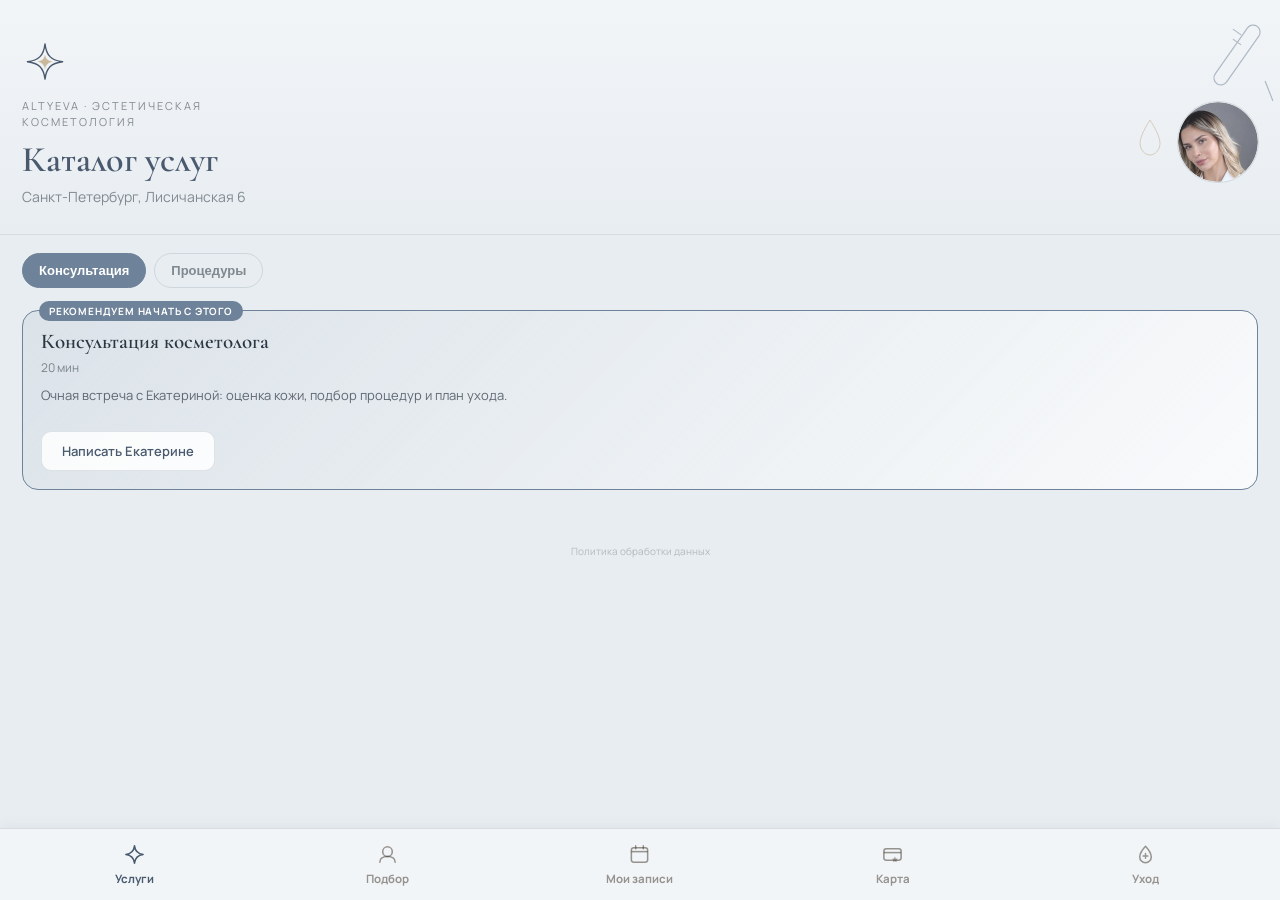
<file: public/index.html>
<!DOCTYPE html>
<html lang="ru">
<head>
<meta charset="UTF-8">
<meta name="viewport" content="width=device-width, initial-scale=1.0, maximum-scale=1.0, user-scalable=no">
<title>Екатерина Алтыева</title>
<script src="https://telegram.org/js/telegram-web-app.js"></script>
<link rel="preconnect" href="https://fonts.googleapis.com">
<link href="https://fonts.googleapis.com/css2?family=Cormorant+Garamond:wght@500;600;700&family=Manrope:wght@400;500;600;700&display=swap" rel="stylesheet">
<style>
  :root {
    --bg: #E8EDF1;
    --bg2: #DDE4EA;
    --panel: rgba(255,255,255,0.62);
    --panel-hi: rgba(255,255,255,0.85);
    --line: rgba(90,110,130,0.18);
    --steel: #6E8299;
    --steel-dk: #4A5A6E;
    --ink: #2B3642;
    --muted: rgba(43,54,66,0.55);
    --accent: #8CA3B8;
    --gold: #4A5A6E;
  }
  * { box-sizing: border-box; }
  body {
    margin: 0;
    background: var(--bg);
    color: var(--ink);
    font-family: 'Manrope', sans-serif;
    -webkit-font-smoothing: antialiased;
    padding-bottom: 100px;
  }
  .page { display: none; }
  .page.active { display: block; }

  .hero {
    padding: 40px 22px 26px;
    border-bottom: 1px solid var(--line);
    background: linear-gradient(180deg, #F2F5F8 0%, var(--bg) 100%);
  }
  .hero .eyebrow {
    font-size: 11px;
    letter-spacing: 0.18em;
    text-transform: uppercase;
    color: var(--muted);
    margin: 0 0 10px;
  }
  .hero h1 {
    font-family: 'Cormorant Garamond', serif;
    font-weight: 600;
    font-size: 36px;
    line-height: 1.1;
    margin: 0 0 8px;
    color: var(--steel-dk);
  }
  .hero p {
    margin: 0;
    font-size: 14px;
    color: var(--muted);
    max-width: 32ch;
    line-height: 1.45;
  }

  .chips {
    display: flex;
    flex-wrap: wrap;
    gap: 8px;
    padding: 18px 22px;
  }
  .chip {
    padding: 9px 16px;
    border-radius: 100px;
    border: 1px solid var(--line);
    background: transparent;
    color: var(--muted);
    font-size: 13px;
    font-weight: 600;
    cursor: pointer;
    transition: all 0.18s;
  }
  .chip.active {
    background: var(--steel);
    border-color: var(--steel);
    color: #ffffff;
  }

  .list { padding: 4px 22px 32px; display: flex; flex-direction: column; gap: 12px; }
  .section-label {
    font-family: 'Cormorant Garamond', serif;
    font-size: 16px;
    font-weight: 600;
    color: var(--muted);
    margin: 16px 2px 2px;
  }
  .section-label:first-child { margin-top: 4px; }

  .card {
    background: var(--panel);
    border: 1px solid var(--line);
    border-radius: 16px;
    padding: 18px;
  }
  .card-top {
    display: flex;
    justify-content: space-between;
    align-items: baseline;
    gap: 12px;
  }
  .card-name { flex: 1; }
  .card-special {
    background: linear-gradient(135deg, rgba(140,163,184,0.14), rgba(255,255,255,0.75));
    border: 1px solid var(--steel);
    position: relative;
  }
  .card-special::before {
    content: 'Рекомендуем начать с этого';
    position: absolute; top: -10px; left: 16px;
    font-size: 10px; letter-spacing: 0.08em; text-transform: uppercase;
    background: var(--steel); color: #fff;
    padding: 3px 10px; border-radius: 100px; font-weight: 700;
  }
  .card-special .card-price { color: var(--steel-dk); }
  .card-name {
    font-family: 'Cormorant Garamond', serif;
    font-weight: 600;
    font-size: 21px;
    line-height: 1.2;
    margin: 0;
    color: var(--ink);
  }
  .card-price { font-weight: 700; font-size: 16px; color: var(--platinum); white-space: nowrap; }
  .card-meta { font-size: 12px; color: var(--muted); margin-top: 5px; }
  .card-meta .drug { color: var(--gold); font-weight: 600; }
  .card-desc { font-size: 13px; line-height: 1.5; color: rgba(43,54,66,0.72); margin: 10px 0 0; }
  .card-book {
    display: inline-block;
    margin-top: 14px;
    padding: 10px 20px;
    border-radius: 10px;
    background: var(--panel-hi);
    border: 1px solid var(--line);
    color: var(--steel-dk);
    font-weight: 600;
    font-size: 13px;
    text-decoration: none;
  }

  .simple-page { padding: 40px 24px; }
  .simple-page .eyebrow {
    font-size: 11px; letter-spacing: 0.18em; text-transform: uppercase;
    color: var(--muted); margin: 0 0 8px;
  }
  .simple-page h2 {
    font-family: 'Cormorant Garamond', serif; font-weight: 600; font-size: 30px;
    margin: 0 0 8px; color: var(--steel-dk);
  }
  .simple-page .intro { font-size: 14px; color: var(--muted); line-height: 1.5; margin: 0 0 24px; max-width: 34ch; }

  .block {
    background: var(--panel);
    border: 1px solid var(--line);
    border-radius: 16px;
    padding: 22px;
    margin-bottom: 16px;
  }
  .block-icon {
    width: 44px; height: 44px; border-radius: 12px;
    background: var(--panel-hi); display: flex; align-items: center; justify-content: center;
    font-size: 20px; margin-bottom: 14px;
  }
  .block h3 {
    font-family: 'Cormorant Garamond', serif; font-weight: 600; font-size: 22px;
    margin: 0 0 6px; color: var(--steel-dk);
  }
  .block p { font-size: 13px; color: var(--muted); line-height: 1.5; margin: 0 0 16px; }
  .btn-primary {
    display: block; width: 100%; padding: 15px; border: none; border-radius: 12px;
    background: var(--steel); color: #ffffff; font-family: 'Manrope',sans-serif;
    font-weight: 700; font-size: 15px; text-align: center; text-decoration: none; cursor: pointer;
  }
  .field { margin-bottom: 14px; }
  .field label { display: block; font-size: 12px; color: var(--muted); margin-bottom: 6px; font-weight: 600; }
  .field input, .field select, .field textarea {
    width: 100%; padding: 12px 14px; border: 1px solid var(--line); border-radius: 10px;
    background: var(--bg); color: var(--ink); font-family: 'Manrope',sans-serif; font-size: 14px;
    box-sizing: border-box;
  }
  .field textarea { min-height: 64px; resize: vertical; }
  .status { font-size: 13px; color: var(--gold); margin-top: 10px; }

  /* Карта лояльности */
  .loyalty-card {
    position: relative; border-radius: 18px; padding: 24px 22px;
    background: linear-gradient(135deg, #EEF2F5 0%, #DCE3E9 100%);
    border: 1px solid rgba(201,169,106,0.25); overflow: hidden; margin-bottom: 16px;
  }
  .loyalty-card::after {
    content:''; position:absolute; inset:0;
    background: radial-gradient(circle at 88% 12%, rgba(201,169,106,0.22), transparent 55%);
  }
  .loyalty-top { display:flex; justify-content:space-between; align-items:flex-start; position:relative; }
  .loyalty-eyebrow { font-size:11px; letter-spacing:0.14em; text-transform:uppercase; color:var(--muted); margin:0 0 6px; }
  .loyalty-level { font-family:'Cormorant Garamond',serif; font-size:26px; font-weight:700; margin:0; color:var(--steel-dk); }
  .loyalty-sub { font-size:13px; color:var(--muted); margin:2px 0 0; }
  .loyalty-badge { font-size:11px; font-weight:700; padding:5px 12px; border-radius:100px; background:rgba(201,169,106,0.2); color:var(--gold); white-space:nowrap; }
  .loyalty-discount { position:relative; margin-top:16px; font-size:14px; color:var(--gold); font-weight:700; }
  .loyalty-progress { font-size:12px; color:var(--muted); margin:18px 0 8px; position:relative; }
  .loyalty-bar { height:6px; border-radius:100px; background:rgba(237,238,240,0.12); overflow:hidden; position:relative; }
  .loyalty-fill { height:100%; width:0%; background:var(--gold); border-radius:100px; transition:width .5s; }
  .loyalty-last { position:relative; font-size:12px; color:var(--muted); margin-top:14px; }

  .tiers { margin-bottom:16px; border:1px solid var(--line); border-radius:14px; overflow:hidden; }
  .tier { display:flex; justify-content:space-between; align-items:center; padding:13px 16px; font-size:13.5px; border-bottom:1px solid var(--line); }
  .tier:last-child { border-bottom:none; }
  .tier.current { background:var(--panel-hi); }
  .tier-name { font-weight:700; color:var(--steel-dk); }
  .tier-req { font-weight:500; color:var(--muted); font-size:12px; margin-left:7px; }
  .tier-perk { color:var(--gold); font-weight:700; }

  .find-phone { background:var(--panel); border:1px solid var(--line); border-radius:14px; padding:16px; margin-bottom:16px; }
  .find-phone .row { display:flex; gap:8px; }
  .find-phone input { flex:1; padding:11px 13px; border:1px solid var(--line); border-radius:10px; background:var(--bg); color:var(--ink); font-size:14px; font-family:'Manrope',sans-serif; }
  .find-phone button { padding:11px 18px; border:none; border-radius:10px; background:var(--steel); color:#ffffff; font-weight:700; font-size:13px; cursor:pointer; }

  .history-title { font-family:'Cormorant Garamond',serif; font-size:19px; font-weight:600; margin:22px 2px 6px; color:var(--steel-dk); }
  .history-note { font-size:12px; color:var(--muted); margin:0 2px 12px; line-height:1.4; }
  .history-item { background:var(--panel); border:1px solid var(--line); border-radius:12px; padding:13px 15px; margin-bottom:8px; }
  .history-service { font-weight:600; font-size:14px; color:var(--steel-dk); }
  .history-date { font-size:12px; color:var(--muted); margin-top:3px; }

  .tabbar {
    position:fixed; bottom:0; left:0; right:0; display:flex;
    background:#F2F5F8; border-top:1px solid var(--line);
    padding:8px 8px calc(8px + env(safe-area-inset-bottom));
  }
  .tab { flex:1; display:flex; flex-direction:column; align-items:center; gap:3px; background:none; border:none; padding:6px 4px; font-family:'Manrope',sans-serif; font-size:11px; font-weight:600; color:var(--muted); cursor:pointer; }
  .tab.active { color:var(--gold); }
  .tab-icon { font-size:19px; line-height:1; }

  .proc-btn{display:flex;align-items:center;justify-content:space-between;gap:12px;background:var(--panel);border:1px solid var(--line);border-radius:14px;padding:16px 18px;cursor:pointer;text-align:left;width:100%;font-family:'Manrope',sans-serif;}
  .proc-title{font-family:'Cormorant Garamond',serif;font-weight:600;font-size:18px;color:var(--steel-dk);}
  .proc-sub{font-size:12px;color:var(--muted);}
  .proc-arrow{color:var(--steel);font-size:18px;flex:none;}
  .back{background:none;border:none;color:var(--steel);font-size:14px;font-weight:600;padding:0 0 14px;cursor:pointer;font-family:'Manrope',sans-serif;}
  .care-sect-h{font-size:13px;font-weight:700;letter-spacing:.02em;text-transform:uppercase;margin:16px 0 8px;}
  .care-sect-h.do{color:#5B8A6B;} .care-sect-h.dont{color:#B5734A;} .care-sect-h.when{color:var(--steel-dk);}
  .care-ul{list-style:none;margin:0;padding:0;display:flex;flex-direction:column;gap:8px;}
  .care-ul li{background:var(--panel);border:1px solid var(--line);border-radius:12px;padding:12px 14px;font-size:14px;line-height:1.45;display:flex;gap:10px;align-items:flex-start;}
  .care-ul .ic{flex:none;}
  .care-alert{background:rgba(181,115,74,.1);border:1px solid rgba(181,115,74,.3);border-radius:12px;padding:14px 16px;font-size:13.5px;line-height:1.5;color:var(--steel-dk);margin-top:16px;}
  .care-alert b{color:#B5734A;}

  .tab-svg{width:22px;height:22px;display:block;margin:0 auto 2px;color:inherit;}
  .tab{color:var(--muted);} .tab.active{color:var(--gold);}

  .hero{position:relative;overflow:hidden;}
  .hero-decor{position:absolute;top:-10px;right:-30px;pointer-events:none;z-index:0;}
  .hero > *:not(.hero-decor){position:relative;z-index:1;}

  .subchips{padding-top:0;padding-bottom:10px;}
  .subchips .chip{font-size:12.5px;padding:7px 13px;}

  .facewrap{position:relative;width:100%;max-width:520px;margin:0 auto;}
  .facewrap img{width:100%;display:block;}
  .facewrap svg{position:absolute;inset:0;width:100%;height:100%;}
  .fzone{fill:rgba(169,139,84,0);stroke:transparent;stroke-width:2;cursor:pointer;transition:fill .2s,stroke .2s;}
  .fzone:hover{fill:rgba(169,139,84,0.2);stroke:var(--gold);}
  .fzone.active{fill:rgba(169,139,84,0.3);stroke:var(--gold);}
  .fhint{text-align:center;font-size:12px;color:var(--muted);padding:10px 24px 0;}
  .fpanel{display:none;margin:12px 18px 0;background:var(--panel);border:1px solid var(--line);border-radius:16px;padding:16px;}
  .fpanel-title{font-family:'Cormorant Garamond',serif;font-size:20px;color:var(--steel-dk);margin:0 0 12px;}
  .fopt{display:flex;justify-content:space-between;align-items:center;gap:10px;background:#fff;border:1px solid var(--line);border-radius:12px;padding:12px 14px;margin-bottom:8px;}
  .fopt-name{font-weight:600;font-size:14px;} .fopt-sub{font-size:11.5px;color:var(--gold);font-weight:600;}
  .fopt-btn{flex:none;background:var(--steel);color:#fff;border:none;border-radius:9px;padding:8px 15px;font-size:12.5px;font-weight:600;font-family:'Manrope';cursor:pointer;}
  .fdetail{margin:12px 18px 0;}
  .fback{background:none;border:none;color:var(--steel);font-size:13px;font-weight:600;padding:0 0 12px;cursor:pointer;font-family:'Manrope';}
  .fdetail-card{background:var(--panel);border:1px solid var(--line);border-radius:16px;padding:22px;}
  .fdetail-zone{font-size:11px;letter-spacing:.08em;text-transform:uppercase;color:var(--steel);font-weight:700;margin-bottom:6px;}
  .fdetail-name{font-family:'Cormorant Garamond',serif;font-size:24px;color:var(--steel-dk);margin:0;}
  .fdetail-drug{font-size:13px;color:var(--gold);font-weight:600;margin:2px 0 12px;}
  .fdetail-price{font-size:26px;font-weight:700;color:var(--ink);margin-bottom:12px;}
  .fdetail-desc{font-size:14px;line-height:1.5;color:rgba(58,50,38,0.75);margin:0 0 20px;}
  .fdetail-book{display:block;width:100%;padding:15px;border:none;border-radius:12px;background:var(--steel);color:#fff;font-weight:700;font-size:15px;text-align:center;text-decoration:none;}

  .tab{font-weight:700;font-size:11.5px;color:rgba(58,50,38,0.5);}
  .tab.active{color:var(--gold);}
  .tab-svg{width:23px;height:23px;stroke-width:2;}
  .tabbar{box-shadow:0 -2px 12px rgba(90,110,130,0.08);}

  .cat-dropdown{padding:0 20px 8px;display:none;}
  .cat-dropdown.show{display:block;}
  .cat-select{width:100%;padding:12px 14px;border:1px solid var(--line);border-radius:12px;background:#fff;color:var(--ink);font-family:'Manrope';font-size:14px;font-weight:600;appearance:none;background-image:url("data:image/svg+xml,%3Csvg xmlns='http://www.w3.org/2000/svg' width='12' height='8' viewBox='0 0 12 8'%3E%3Cpath d='M1 1l5 5 5-5' stroke='%236E8299' stroke-width='1.5' fill='none'/%3E%3C/svg%3E");background-repeat:no-repeat;background-position:right 14px center;}

  .card-variants{display:flex;flex-direction:column;gap:8px;margin-top:12px;}
  .vbtn{margin-top:0 !important;text-align:center;}
  .card-btns{margin-top:12px;}

  .tab.active { color: var(--steel-dk) !important; }
  .fmap-toolbar{display:flex;align-items:center;justify-content:space-between;gap:12px;padding:10px 18px 0;}
  .fmap-toolbar .fhint{padding:0;text-align:left;flex:1;}
  .fview-btn{flex:none;height:40px;padding:0 14px;border-radius:10px;border:1px solid var(--line);background:#fff;color:var(--steel-dk);font-family:'Manrope',sans-serif;font-size:12px;font-weight:700;cursor:pointer;}
  .face-stage{margin:10px 18px 0;border-radius:18px;overflow:hidden;background:#F2F5F8;border:1px solid var(--line);}
  .facewrap{position:relative;width:100%;max-width:520px;margin:0 auto;}
  .facewrap img{width:100%;display:block;}
  .facewrap svg{position:absolute;inset:0;width:100%;height:100%;}
  .zone-path{fill:rgba(91,115,144,0.28);stroke:#5B7390;stroke-width:0.55;stroke-dasharray:1.4 1.1;stroke-linejoin:round;cursor:pointer;transition:fill .18s,stroke-width .18s,opacity .18s;}
  .zone-path.is-dim{opacity:.28;}
  .zone-path.is-active,.zone-path.is-hover{fill:rgba(74,90,110,0.46);stroke-dasharray:none;stroke-width:.85;opacity:1;}
  .zone-chips{display:grid;grid-template-columns:repeat(4,1fr);gap:6px;padding:12px 18px 8px;}
  .zchip{min-height:44px;border-radius:10px;border:1px solid var(--line);background:#fff;color:var(--steel-dk);font-family:'Manrope',sans-serif;cursor:pointer;display:flex;flex-direction:column;align-items:center;justify-content:center;padding:6px 4px;}
  .zchip b{font-size:11px;line-height:1;}
  .zchip span{font-size:11px;font-weight:700;line-height:1.15;margin-top:2px;}
  .zchip.on{background:var(--steel-dk);border-color:var(--steel-dk);color:#fff;}
  .fempty{margin:8px 18px 16px;background:var(--panel);border:1px solid var(--line);border-radius:16px;padding:18px;}
  .fempty h3{font-family:'Cormorant Garamond',serif;font-size:20px;color:var(--steel-dk);margin:0 0 6px;}
  .fempty p{font-size:13px;color:var(--muted);margin:0;line-height:1.45;}

  .hero-row{display:flex;align-items:flex-start;gap:16px;}
  .hero-row .hero-copy{flex:1;min-width:0;}
  .hero-avatar{width:80px;height:80px;border-radius:50%;object-fit:cover;object-position:center 18%;flex:none;margin-top:4px;box-shadow:0 0 0 1px var(--line);}
  .zone-chips{display:flex;gap:6px;overflow-x:auto;padding:10px 18px 8px;scrollbar-width:none;}
  .zone-chips::-webkit-scrollbar{display:none;}
  .zchip{flex:none;width:36px;height:36px;border-radius:999px;border:1px solid var(--line);background:#fff;color:var(--steel-dk);font-family:'Manrope',sans-serif;font-size:13px;font-weight:700;cursor:pointer;}
  .zchip.on{background:var(--steel-dk);border-color:var(--steel-dk);color:#fff;}
  .zchip span{display:none;}
  .face-stage{margin:4px 18px 0;border-radius:18px;overflow:hidden;background:#E8E8EA;border:1px solid var(--line);}
  .facewrap{position:relative;width:100%;max-width:520px;margin:0 auto;}
  .facewrap img{width:100%;display:block;}
  .facewrap svg{position:absolute;inset:0;width:100%;height:100%;}
  .zone-path{fill:transparent;stroke:transparent;stroke-width:0.55;stroke-dasharray:1.7 1.15;pointer-events:none;}
  .zone-path.is-hover,.zone-path.is-active{fill:rgba(74,163,212,0.16);stroke:#4aa3d4;}
  .zone-hit{fill:transparent;stroke:transparent;cursor:pointer;}
  .fview-btn{display:none !important;}
  .fempty{margin:8px 18px 16px;background:var(--panel);border:1px solid var(--line);border-radius:16px;padding:18px;}
  .fempty h3{font-family:'Cormorant Garamond',serif;font-size:20px;color:var(--steel-dk);margin:0 0 6px;}
  .fempty p{font-size:13px;color:var(--muted);margin:0;line-height:1.45;}
</style>
</head>
<body>
<div class="page active" id="page-services">
  <div class="hero"><div class="hero-decor"><svg viewBox="0 0 200 200" width="200" height="200" fill="none" xmlns="http://www.w3.org/2000/svg">
  <g stroke="#6E8299" stroke-width="1.2" opacity="0.5">
    <rect x="120" y="30" width="14" height="70" rx="7" transform="rotate(35 127 65)"/>
    <path d="M150 95 l18 12" transform="rotate(35 159 101)"/>
    <line x1="122" y1="42" x2="132" y2="42" transform="rotate(35 127 42)"/>
    <line x1="122" y1="52" x2="132" y2="52" transform="rotate(35 127 52)"/>
  </g>
  <g stroke="#A98B54" stroke-width="1" opacity="0.35">
    <path d="M40 130 C40 130, 30 145, 30 153 C30 160, 35 165, 40 165 C45 165, 50 160, 50 153 C50 145, 40 130, 40 130 Z"/>
  </g>
</svg></div>
    <svg width="46" height="46" viewBox="0 0 60 60" style="display:block;margin-bottom:12px;" xmlns="http://www.w3.org/2000/svg">
      <g transform="translate(30,30)">
        <path d="M0 -25 C1.7 -10, 8 -3.3, 23 -1.7 C8 0, 1.7 6.5, 0 21 C-1.7 6.5, -8 0, -23 -1.7 C-8 -3.3, -1.7 -10, 0 -25 Z" fill="none" stroke="#4A5A6E" stroke-width="1.8" stroke-linejoin="round"/>
        <path d="M0 -11 C0.8 -5.5, 4 -2.5, 10 -1.7 C4 -0.8, 0.8 2.5, 0 8 C-0.8 2.5, -4 -0.8, -10 -1.7 C-4 -2.5, -0.8 -5.5, 0 -11 Z" fill="#A98B54" opacity="0.55"/>
      </g>
    </svg>
    <div class="hero-row">
      <div class="hero-copy">
        <p class="eyebrow">Altyeva · эстетическая косметология</p>
        <h1>Каталог услуг</h1>
        <p>Санкт-Петербург, Лисичанская 6</p>
      </div>
      <img class="hero-avatar" src="[data-uri]" alt="Екатерина Алтыева" width="80" height="80">
    </div>
  </div>
  <div class="chips" id="chips"></div>
  <div id="catDropdown" class="cat-dropdown"></div>
  <div class="list" id="list"></div>
  <div id="svcDetail"></div>
</div>

<div class="page" id="page-facemap">
  <div class="hero" style="padding-bottom:6px;">
    <p class="eyebrow">Подбор процедуры</p>
    <h1 style="font-size:26px;">Карта лица</h1>
    <p style="margin:2px 0 0;font-size:13px;color:var(--muted);">Нажмите на зону — покажу процедуры</p>
  </div>
  
  <div class="fmap-toolbar">
    <p class="fhint" id="fhint">Нажмите зону на схеме или номер.</p>
  </div>
  <div class="zone-chips" id="zoneChips"></div>
  <div class="face-stage">
    <div class="facewrap" id="facewrap">
      <img id="faceImg" src="[data-uri]" alt="3D-модель лица">
      <svg id="faceSvg" viewBox="0 0 100 133.11" preserveAspectRatio="xMidYMid meet" xmlns="http://www.w3.org/2000/svg"></svg>
    </div>
  </div>
  <div class="fpanel" id="fpanel" style="display:none;"></div>
  <div class="fdetail" id="fdetail"></div>
</div>
<div class="page" id="page-booking">
  <div class="simple-page">
    <p class="eyebrow">Онлайн-запись</p>
    <h2>Запись</h2>
    <p class="intro">Выберите услугу, дату и время на DIKIDI — или оставьте заявку, если слота нет.</p>

    <div class="block">
      <div class="block-icon">📅</div>
      <h3>Календарь DIKIDI</h3>
      <p>Актуальные свободные окна, выбор процедуры и подтверждение записи.</p>
      <a class="btn-primary" href="https://dikidi.net/ru/profile/katya_1788592" target="_blank">Записаться на DIKIDI</a>
      <a class="btn-primary" style="background:transparent;border:1px solid var(--line);color:var(--steel-dk);margin-top:10px;" href="https://dikidi.net/ru/recording/" target="_blank">Посмотреть мои записи</a>
      <a class="btn-primary" style="background:transparent;border:1px solid var(--line);color:var(--steel-dk);margin-top:10px;" href="#" onclick="return false;">История моих записей</a>
    </div>

    <div class="block">
      <div class="block-icon">🕐</div>
      <h3>Нет подходящего времени</h3>
      <p>Если в календаре нет удобного слота — оставьте заявку. Екатерина напишет и подберёт другое время.</p>
      <div class="field"><label>Имя</label><input id="rtName" type="text" placeholder="Анна"></div>
      <div class="field"><label>Телефон</label><input id="rtPhone" type="tel" placeholder="+7 999 000-00-00"></div>
      <div class="field"><label>Процедура</label><select id="rtService"></select></div>
      <div class="field"><label>Желаемые дата и время</label><input id="rtWhen" type="text" placeholder="Например, 12 сентября после 16:00"></div>
      <button class="btn-primary" id="rtSubmit">Оставить заявку</button>
      <p style="font-size:11px;color:var(--muted);margin-top:10px;line-height:1.4;">Отправляя заявку, вы соглашаетесь с <a href="https://bitter-meadow-80cd.tradeban92.workers.dev/privacy.html" target="_blank" style="color:var(--steel);">политикой обработки персональных данных</a></p>
      <p class="status" id="rtStatus"></p>
    </div>
  </div>
</div>

<div class="page" id="page-loyalty">
  <div class="simple-page">
    <div class="loyalty-card">
      <div class="loyalty-top">
        <div>
          <p class="loyalty-eyebrow">Карта постоянного клиента</p>
          <p class="loyalty-level" id="loyLevel">Загрузка…</p>
          <p class="loyalty-sub" id="loyName"></p>
        </div>
        <span class="loyalty-badge" id="loyVisits">—</span>
      </div>
      <div class="loyalty-discount" id="loyDiscount"></div>
      <p class="loyalty-progress" id="loyProgress">До следующего уровня</p>
      <div class="loyalty-bar"><div class="loyalty-fill" id="loyFill"></div></div>
      <p class="loyalty-last" id="loyLast"></p>
    </div>

    

    <div class="tiers" id="tiers"></div>

    <div id="historyWrap" style="display:none;">
      <div class="history-title">История визитов</div>
      <p class="history-note">В уровень входят только состоявшиеся визиты — по дате посещения, не позже сегодня.</p>
      <div id="historyList"></div>
    </div>
    <p class="status" id="loyNote" style="color:var(--muted);"></p>
  </div>
</div>

<div class="page" id="page-care">
  <div class="simple-page">
    <p class="eyebrow">После процедуры</p>
    <h2 id="careTitle">Памятка по уходу</h2>
    <p class="intro" id="careSub">Выберите процедуру, которую вы сделали — покажу, как ухаживать за собой после.</p>
    <div id="careGrid" style="display:flex;flex-direction:column;gap:10px;"></div>
    <div id="careMemo" style="display:none;"></div>
  </div>
</div>

<div style="text-align:center;padding:16px 20px 8px;">
  <a href="https://bitter-meadow-80cd.tradeban92.workers.dev/privacy.html" target="_blank" style="font-size:10px;color:rgba(43,54,66,0.28);text-decoration:none;">Политика обработки данных</a>
</div>
<div class="tabbar">
  <button class="tab active" data-page="page-services">
    <svg class="tab-svg" viewBox="0 0 24 24" fill="none"><path d="M12 3 C12.6 8, 16 11.4, 21 12 C16 12.6, 12.6 16, 12 21 C11.4 16, 8 12.6, 3 12 C8 11.4, 11.4 8, 12 3 Z" stroke="currentColor" stroke-width="1.6" stroke-linejoin="round"/></svg>
    Услуги</button>
  <button class="tab" data-page="page-facemap">
    <svg class="tab-svg" viewBox="0 0 24 24" fill="none"><circle cx="12" cy="9" r="5" stroke="currentColor" stroke-width="1.6"/><path d="M4 20 C4 15.5, 8 14, 12 14 C16 14, 20 15.5, 20 20" stroke="currentColor" stroke-width="1.6" stroke-linecap="round"/></svg>
    Подбор</button>
  <button class="tab" data-page="page-booking">
    <svg class="tab-svg" viewBox="0 0 24 24" fill="none"><rect x="3.5" y="5" width="17" height="15" rx="2.5" stroke="currentColor" stroke-width="1.6"/><path d="M3.5 9 H20.5" stroke="currentColor" stroke-width="1.6"/><path d="M8 3 V6 M16 3 V6" stroke="currentColor" stroke-width="1.6" stroke-linecap="round"/></svg>
    Мои записи</button>
  <button class="tab" data-page="page-loyalty">
    <svg class="tab-svg" viewBox="0 0 24 24" fill="none"><rect x="3" y="6" width="18" height="12" rx="2.5" stroke="currentColor" stroke-width="1.6"/><path d="M3 10 H21" stroke="currentColor" stroke-width="1.6"/><path d="M14.5 14.2 l1 1.9 l2.1 .3 l-1.5 1.5 l.35 2.1 l-1.9 -1 l-1.9 1 l.35 -2.1 l-1.5 -1.5 l2.1 -.3 Z" fill="currentColor" opacity="0.85"/></svg>
    Карта</button>
  <button class="tab" data-page="page-care">
    <svg class="tab-svg" viewBox="0 0 24 24" fill="none"><path d="M12 3.5 C12 3.5, 6 10, 6 14.5 C6 18, 8.7 20.5, 12 20.5 C15.3 20.5, 18 18, 18 14.5 C18 10, 12 3.5, 12 3.5 Z" stroke="currentColor" stroke-width="1.6" stroke-linejoin="round"/><path d="M12 11 V16 M9.5 13.5 H14.5" stroke="currentColor" stroke-width="1.5" stroke-linecap="round"/></svg>
    Уход</button>
</div>
<script>
const CATEGORIES = [
  { key:'botox', label:'Ботокс' },
  { key:'filler', label:'Филлеры' },
  { key:'blanching', label:'Бланширование' },
  { key:'biorevitalization', label:'Биоревитализация' },
  { key:'collagen', label:'Коллаген' },
  { key:'lipolytics', label:'Липолитики' },
  { key:'cleaning', label:'Чистка' },
  { key:'peeling', label:'Пилинг' },
  { key:'consultation', label:'Консультация' }
];
const FILLER_GROUPS = {
  lips:'Контурная пластика губ', cheeks:'Скулы', chin:'Подбородок',
  jawline:'Углы челюсти', dissolving:'Выведение геля', nasolabial:'Носогубные складки'
};
const SERVICES = [
  {name:"Лоб + межбровье + глаза",cat:"botox",subcat:"botox",drug:"Rentox",duration:"20 мин",price:8500,desc:"Одна процедура на три зоны: горизонтальные морщины лба, складка между бровей и гусиные лапки. Результат 4–6 месяцев.",url:"https://dkd.su/1788592/s/21815923"},
  {name:"Лоб + межбровье + глаза",cat:"botox",subcat:"botox",drug:"Релатокс",duration:"20 мин",price:14000,desc:"Комплекс на трёх зонах препаратом Релатокс: лоб, межбровье и морщинки вокруг глаз. Результат 4–6 месяцев.",url:"https://dkd.su/1788592/s/21815923"},
  {name:"Лоб + межбровье",cat:"botox",subcat:"botox",drug:"Rentox",duration:"20 мин",price:7500,desc:"Только верхняя треть: горизонтальные морщины на лбу и вертикальная складка между бровей. Глаза не затрагиваются.",url:"https://dkd.su/1788592/s/18950887"},
  {name:"Лоб + межбровье",cat:"botox",subcat:"botox",drug:"Релатокс",duration:"20 мин",price:12000,desc:"Верхняя треть на препарате Релатокс: лоб и межбровная складка.",url:"https://dkd.su/1788592/s/18950887"},
  {name:"Межбровье",cat:"botox",subcat:"botox",drug:"Rentox",duration:"15 мин",price:4500,desc:"Вертикальные складки между бровей — «морщины гнева». Быстрая процедура.",url:"https://dkd.su/1788592/s/21815928"},
  {name:"Межбровье",cat:"botox",subcat:"botox",drug:"Релатокс",duration:"15 мин",price:6000,desc:"Складка между бровей на препарате Релатокс.",url:"https://dkd.su/1788592/s/21815928"},
  {name:"Вокруг глаз",cat:"botox",subcat:"botox",drug:"Rentox",duration:"15 мин",price:3500,desc:"«Гусиные лапки» — морщинки в уголках глаз при улыбке.",url:"https://dkd.su/1788592/s/21815936"},
  {name:"Вокруг глаз",cat:"botox",subcat:"botox",drug:"Релатокс",duration:"15 мин",price:5000,desc:"Гусиные лапки на препарате Релатокс.",url:"https://dkd.su/1788592/s/21815936"},
  {name:"Подбородок",cat:"botox",subcat:"botox",drug:"",duration:"15 мин",price:3500,desc:"Убирает эффект «апельсиновой корки» на подбородке, расслабляет мышцу.",url:"https://dkd.su/1788592/s/21815941"},
  {name:"Десневая улыбка",cat:"botox",subcat:"botox",drug:"",duration:"15 мин",price:4000,desc:"При улыбке десна меньше обнажается. Естественный результат.",url:"https://dkd.su/1788592/s/21815946"},
  {name:"Гипергидроз (подмышки)",cat:"botox",subcat:"botox",drug:"",duration:"45 мин",price:18000,desc:"Блокирует потовые железы на 6–8 месяцев. Устраняет потливость и запах.",url:"https://dkd.su/1788592/s/19164797"},
  {name:"Платизма (шея)",cat:"botox",subcat:"botox",drug:"",duration:"30 мин",price:9000,desc:"Расслабляет мышцу шеи, тянущую лицо вниз. Лифтинг нижней трети и шеи.",url:"https://dkd.su/1788592/s/21815952"},
  {name:"Жевательные мышцы",cat:"botox",subcat:"botox",drug:"",duration:"30 мин",price:9000,desc:"Сужает лицо, делает овал V-образным. Помогает при бруксизме.",url:"https://dkd.su/1788592/s/21815960"},
  {name:"Белотеро Софт",cat:"blanching",subcat:"blanching",drug:"Merz, Германия",duration:"60 мин",price:15000,desc:"Немецкий препарат премиум-класса. Для тонкой кожи вокруг глаз и деликатных зон.",url:"https://dkd.su/1788592/s/21815966"},
  {name:"Tesoro Fine",cat:"blanching",subcat:"blanching",drug:"",duration:"60 мин",price:11000,desc:"Мягкое разглаживание мелких морщин, увлажнение и улучшение качества кожи.",url:"https://dkd.su/1788592/s/19452571"},
  {name:"Коллост Микро",cat:"collagen",subcat:"collagen",drug:"",duration:"60 мин",price:20000,desc:"Инновационная микроформа — мелкие частицы. Для тонкой и деликатной кожи.",url:"https://dkd.su/1788592/s/21815971"},
  {name:"Коллост 7%",cat:"collagen",subcat:"collagen",drug:"",duration:"60 мин",price:16000,desc:"Классическая концентрация для умеренной стимуляции коллагена. Кожа средней толщины.",url:"https://dkd.su/1788592/s/19014874"},
  {name:"Коллост 15%",cat:"collagen",subcat:"collagen",drug:"",duration:"60 мин",price:17000,desc:"Высокая концентрация для выраженной стимуляции. Для плотной кожи.",url:"https://dkd.su/1788592/s/21815974"},
  {name:"Лицо",cat:"lipolytics",subcat:"lipolytics",drug:"",duration:"30 мин",price:10000,desc:"Убирает второй подбородок, брыли, избытки жира в щеках. Курс 3–5 процедур.",url:"https://dkd.su/1788592/s/19014821"},
  {name:"Мезотерапия волос",cat:"lipolytics",subcat:"lipolytics",drug:"",duration:"30 мин",price:5000,desc:"Питает волосяные фолликулы, укрепляет волосы, уменьшает выпадение. Курс процедур.",url:"https://dikidi.net/ru/profile/ekaterina_1788592/service/22342423"},
  {name:"Пентакле",cat:"biorevitalization",subcat:"biorevitalization",drug:"базовый",duration:"60 мин",price:10000,desc:"Базовое глубокое увлажнение. Для первого знакомства и молодой кожи.",url:"https://dkd.su/1788592/s/19804528"},
  {name:"Реви Стронг / Силк",cat:"biorevitalization",subcat:"biorevitalization",drug:"премиум",duration:"60 мин",price:15000,desc:"Премиум-линейка: Силк — увлажнение, Стронг — лифтинг, Ай — зона вокруг глаз. 1 мл.",url:"https://dkd.su/1788592/s/21815987"},
  {name:"Мезовартон",cat:"biorevitalization",subcat:"biorevitalization",drug:"40+",duration:"60 мин",price:15000,desc:"Биорепарация и омоложение. Для более возрастной кожи 40+.",url:"https://dkd.su/1788592/s/21815993"},
  {name:"Губы — Южная Корея",cat:"filler",subcat:"lips",drug:"",duration:"60 мин",price:15000,desc:"Мягкий пластичный филлер с отличным результатом. Объём и коррекция формы. 1 мл.",url:"https://dkd.su/1788592/s/18950942"},
  {name:"Губы — Франция",cat:"filler",subcat:"lips",drug:"премиум",duration:"60 мин",price:18000,desc:"Филлер премиум-класса, мягкая текстура, длительный результат. 1 мл.",url:"https://dkd.su/1788592/s/21816000"},
  {name:"Скулы — Tesoro SAB",cat:"filler",subcat:"cheeks",drug:"",duration:"60 мин",price:15000,desc:"Восполнение объёма скуловой области, лифтинг средней трети лица.",url:"https://dkd.su/1788592/s/21816006"},
  {name:"Скулы — Stylage L",cat:"filler",subcat:"cheeks",drug:"",duration:"60 мин",price:18000,desc:"Выраженная коррекция скул, чёткий рельеф средней трети.",url:"https://dkd.su/1788592/s/21816006"},
  {name:"Подбородок — Tesoro SAB",cat:"filler",subcat:"chin",drug:"",duration:"45 мин",price:15000,desc:"Коррекция формы подбородка, улучшает профиль, устраняет асимметрию.",url:"https://dkd.su/1788592/s/19807822"},
  {name:"Подбородок — Stylage L",cat:"filler",subcat:"chin",drug:"",duration:"45 мин",price:18000,desc:"Выраженная коррекция подбородка, плотная фиксация формы.",url:"https://dkd.su/1788592/s/19807822"},
  {name:"Углы челюсти (3 мл)",cat:"filler",subcat:"jawline",drug:"",duration:"60 мин",price:30000,desc:"Коррекция углов нижней челюсти. Выраженный эффект jawline и чёткий овал.",url:"https://dkd.su/1788592/s/21814912"},
  {name:"Выведение геля",cat:"filler",subcat:"dissolving",drug:"",duration:"45 мин",price:6000,desc:"Растворение гиалуронового филлера при миграции, гиперкоррекции или по желанию.",url:"https://dkd.su/1788592/s/21816013"},
  {name:"Носогубные складки",cat:"filler",subcat:"nasolabial",drug:"",duration:"60 мин",price:15000,desc:"Заполнение носогубных складок, смягчает выраженные заломы, освежает лицо.",url:"https://dkd.su/1788592/s/21816020"},
  {name:"Глубокая чистка",cat:"cleaning",subcat:"cleaning",drug:"",duration:"90 мин",price:4500,desc:"Распаривание + ультразвук + ручная экстракция + маска. Для жирной и проблемной кожи.",url:"https://dkd.su/1788592/s/19014940"},
  {name:"Мягкая чистка (ультразвук)",cat:"cleaning",subcat:"cleaning",drug:"",duration:"60 мин",price:2500,desc:"Без ручной экстракции. Для чувствительной кожи и поддержания результата.",url:"https://dkd.su/1788592/s/21821870"},
  {name:"Пилинг Джесснера",cat:"peeling",subcat:"peeling",drug:"",duration:"30 мин",price:5000,desc:"Поверхностно-срединный. Шелушение 3–5 дней. Для постакне, пигментации, пор.",url:"https://dkd.su/1788592/s/19014892"},
  {name:"Пилинг Bio Re Pill",cat:"peeling",subcat:"peeling",drug:"",duration:"30 мин",price:4000,desc:"Поверхностный, минимальная реабилитация (1–2 дня). Поддержание качества кожи.",url:"https://dkd.su/1788592/s/19014816"},
  {name:"Пилинг Peach Peel",cat:"peeling",subcat:"peeling",drug:"",duration:"30 мин",price:4200,desc:"Поверхностно-срединный. Без выраженного шелушения, глубокая стимуляция.",url:"https://dkd.su/1788592/s/21816020"},
  {name:"Чистка + пилинг",cat:"peeling",subcat:"peeling",drug:"комбо",duration:"100 мин",price:6500,desc:"Глубокое очищение пор плюс обновление кожи за один визит.",url:"https://dkd.su/1788592/s/21816020"},
  {name:"Консультация косметолога",cat:"consultation",subcat:"consultation",drug:"",duration:"20 мин",price:0,special:true,desc:"Очная встреча с Екатериной: оценка кожи, подбор процедур и план ухода.",url:"https://dikidi.net/ru/profile/ekaterina_1788592/service/18950915"}
];
function fmtPrice(p){ return p===0 ? 'Бесплатно' : p.toLocaleString('ru-RU')+' ₽'; }

function render(cat){
  document.getElementById('svcDetail').innerHTML='';
  const list=document.getElementById('list'); list.innerHTML='';
  const items=SERVICES.filter(s=>s.cat===cat);
  const groups=[]; const seen={};
  items.forEach(s=>{
    const key=(cat==='filler'?s.subcat+'|':'')+s.name;
    if(seen[key]!==undefined){ groups[seen[key]].variants.push(s); }
    else { seen[key]=groups.length; groups.push({base:s, variants:[s]}); }
  });
  let lastGroup=null;
  groups.forEach((g,gi)=>{
    const s=g.base;
    if(cat==='filler'){
      const grp=s.subcat;
      if(grp!==lastGroup){ const l=document.createElement('div'); l.className='section-label'; l.textContent=FILLER_GROUPS[grp]||grp; list.appendChild(l); lastGroup=grp; }
    }
    const card=document.createElement('div'); card.className=s.special?'card card-special':'card';
    const multi=g.variants.length>1;
    const metaLine = multi ? s.duration : (s.drug ? `<span class="drug">${s.drug}</span> · ${s.duration}` : s.duration);
    card.innerHTML=`
      <div class="card-top"><h3 class="card-name">${s.name}</h3></div>
      <div class="card-meta">${metaLine}</div>
      <p class="card-desc">${s.desc}</p>
      <div class="card-btns"></div>`;
    const bwrap=card.querySelector('.card-btns');
    if(s.special){
      const a=document.createElement('a'); a.className='card-book'; a.href='https://t.me/Altyevabot'; a.target='_blank'; a.textContent='Написать Екатерине';
      bwrap.appendChild(a);
    } else {
      const box=document.createElement('div'); box.className=multi?'card-variants':'';
      g.variants.forEach(v=>{
        const btn=document.createElement('button'); btn.className='card-book'+(multi?' vbtn':'');
        btn.textContent=multi?('Подробнее · '+v.drug):'Подробнее';
        btn.onclick=()=>showServiceDetail(v, cat, s.name);
        box.appendChild(btn);
      });
      bwrap.appendChild(box);
    }
    list.appendChild(card);
  });
}

function svcPrice(s){
  if(s.price===0) return 'Бесплатно';
  if(s.rawprice) return s.price+' ₽';
  return s.price.toLocaleString('ru-RU')+' ₽';
}
function showServiceDetail(v, cat, groupName){
  document.getElementById('list').style.display='none';
  document.getElementById('chips').style.display='none';
  const dd=document.getElementById('catDropdown'); if(dd) dd.style.display='none';
  const det=document.getElementById('svcDetail');
  det.innerHTML=`
    <div style="padding:8px 18px 0;">
      <button class="fback" onclick="closeServiceDetail()">← Назад к услугам</button>
      <div class="fdetail-card">
        <div class="fdetail-name">${groupName}</div>
        ${v.drug?`<div class="fdetail-drug">${v.drug}</div>`:''}
        <div class="fdetail-price">${svcPrice(v)}</div>
        <div class="fdetail-zone" style="margin:0 0 12px;">${v.duration}</div>
        <p class="fdetail-desc">${v.desc}</p>
        <a class="fdetail-book" href="${v.url}" target="_blank">Записаться</a>
      </div>
    </div>`;
  window.scrollTo(0,0);
}
function closeServiceDetail(){
  document.getElementById('svcDetail').innerHTML='';
  document.getElementById('list').style.display='flex';
  document.getElementById('chips').style.display='flex';
  const dd=document.getElementById('catDropdown'); if(dd && dd.classList.contains('show')) dd.style.display='block';
  window.scrollTo(0,0);
}

function initChips(){
  const top=document.getElementById('chips');
  const dd=document.getElementById('catDropdown');
  const SUBCATS=CATEGORIES.filter(c=>c.key!=='consultation');
  const bCons=document.createElement('button'); bCons.className='chip active'; bCons.textContent='Консультация';
  const bProc=document.createElement('button'); bProc.className='chip'; bProc.textContent='Процедуры';
  top.appendChild(bCons); top.appendChild(bProc);

  // dropdown с категориями
  const sel=document.createElement('select'); sel.className='cat-select';
  SUBCATS.forEach(sc=>{ const o=document.createElement('option'); o.value=sc.key; o.textContent=sc.label; sel.appendChild(o); });
  sel.onchange=()=>render(sel.value);
  dd.appendChild(sel);

  bProc.onclick=()=>{ bProc.classList.add('active'); bCons.classList.remove('active'); dd.classList.add('show'); render(sel.value); };
  bCons.onclick=()=>{ bCons.classList.add('active'); bProc.classList.remove('active'); dd.classList.remove('show'); render('consultation'); };
  // старт: консультация
  render('consultation');
}

function initTabs(){
  document.querySelectorAll('.tab').forEach(tab=>{
    tab.onclick=()=>{
      document.querySelectorAll('.tab').forEach(t=>t.classList.remove('active')); tab.classList.add('active');
      document.querySelectorAll('.page').forEach(p=>p.classList.remove('active'));
      document.getElementById(tab.dataset.page).classList.add('active');
      window.scrollTo(0,0);
    };
  });
}

// Заполняем select процедур в форме заявки
function initServiceSelect(){
  const sel=document.getElementById('rtService');
  SERVICES.forEach(s=>{
    const o=document.createElement('option');
    const label = s.drug ? `${s.name} · ${s.drug}` : s.name;
    o.value=label; o.textContent=label; sel.appendChild(o);
  });
}

// ===== Форма "нет подходящего времени" =====
const PREFERRED_TIME_API = 'https://unikon777.app.n8n.cloud/webhook/preferred-time';
function initRequestForm(){
  document.getElementById('rtSubmit').onclick=async ()=>{
    const name=document.getElementById('rtName').value.trim();
    const phone=document.getElementById('rtPhone').value.trim();
    const service=document.getElementById('rtService').value;
    const when=document.getElementById('rtWhen').value.trim();
    const comment='';
    const st=document.getElementById('rtStatus');
    if(!name || !phone){ st.textContent='Пожалуйста, укажите имя и телефон.'; return; }
    st.textContent='Отправляем…';
    const tg=window.Telegram?.WebApp?.initDataUnsafe?.user;
    try{
      await fetch(PREFERRED_TIME_API,{method:'POST',headers:{'Content-Type':'application/json'},
        body:JSON.stringify({ user_id:tg?.id||'', user_name:name, username:tg?.username||'',
          phone, service, desired_time:when, comment })});
      st.textContent='✅ Спасибо! Екатерина свяжется с вами и подберёт время.';
      document.getElementById('rtWhen').value=''; 
    }catch(e){ st.textContent='Не удалось отправить. Попробуйте ещё раз.'; }
  };
}

// ===== Карта лояльности =====
const LOYALTY_API='https://unikon777.app.n8n.cloud/webhook/loyalty-status';
const TIERS=[
  {name:'Новый клиент',req:0,perk:'без скидки'},
  {name:'Серебро',req:3,perk:'скидка 3%'},
  {name:'Золото',req:6,perk:'скидка 5%'},
  {name:'Платина',req:10,perk:'скидка 7%'}
];
function pluralVisit(n){ n=Math.abs(n||0); const a=n%10,b=n%100;
  if(a===1&&b!==11)return 'визит'; if([2,3,4].includes(a)&&![12,13,14].includes(b))return 'визита'; return 'визитов'; }
function renderTiers(level){
  const el=document.getElementById('tiers'); el.innerHTML='';
  TIERS.forEach(t=>{
    const d=document.createElement('div'); d.className='tier'+(t.name===level?' current':'');
    d.innerHTML=`<span class="tier-name">${t.name}${t.req>0?`<span class="tier-req">от ${t.req} визитов</span>`:''}</span><span class="tier-perk">${t.perk}</span>`;
    el.appendChild(d);
  });
}
async function loadLoyalty(manualPhone){
  const lv=document.getElementById('loyLevel'), nm=document.getElementById('loyName'),
    vs=document.getElementById('loyVisits'), dc=document.getElementById('loyDiscount'),
    pr=document.getElementById('loyProgress'), fl=document.getElementById('loyFill'),
    lt=document.getElementById('loyLast'), hw=document.getElementById('historyWrap'),
    hl=document.getElementById('historyList'), note=document.getElementById('loyNote');
  let url;
  if(manualPhone){ url=`${LOYALTY_API}?phone=${encodeURIComponent(manualPhone)}`; }
  else{
    const tg=window.Telegram?.WebApp?.initDataUnsafe?.user;
    if(!tg?.id){ lv.textContent='Недоступно'; note.textContent='Откройте приложение через бота, чтобы увидеть свою карту.'; renderTiers(''); return; }
    url=`${LOYALTY_API}?user_id=${tg.id}`;
  }
  lv.textContent='Загрузка…'; note.textContent='';
  try{
    const r=await fetch(url); const d=await r.json();
    const level=d.level||'Новый клиент'; const visits=d.totalVisits??0;
    lv.textContent=level; nm.textContent=d.user_name||'';
    vs.textContent=`${visits} ${pluralVisit(visits)}`;
    fl.style.width=`${d.progressPercent??0}%`;
    const tier=TIERS.find(t=>t.name===level);
    dc.textContent = (tier && tier.perk!=='без скидки') ? `Ваша скидка: ${tier.perk.replace('скидка ','')}` : '';
    if(d.nextLevelAt){ const left=d.nextLevelAt-visits; pr.textContent=`До следующего уровня: ещё ${left} ${pluralVisit(left)}`; }
    else pr.textContent='Максимальный уровень достигнут';
    lt.textContent = d.lastVisitDate ? `Последний визит: ${d.lastVisitDate}` : '';
    renderTiers(level);
    if(d.recentServices && d.recentServices.length){
      hw.style.display='block'; hl.innerHTML='';
      d.recentServices.forEach(v=>{
        const svc = typeof v==='string' ? v : (v.service||'');
        const date = typeof v==='object' ? (v.date||'') : '';
        const it=document.createElement('div'); it.className='history-item';
        it.innerHTML=`<div class="history-service">${svc}</div>${date?`<div class="history-date">${date}</div>`:''}`;
        hl.appendChild(it);
      });
      note.textContent='';
    } else { hw.style.display='none'; note.textContent='Ждём вашего первого визита — тогда здесь появится история.'; }
  }catch(e){ lv.textContent='Ошибка'; note.textContent='Не удалось загрузить карту. Попробуйте позже.'; renderTiers(''); }
}


initChips(); initTabs(); try{initServiceSelect()}catch(e){}; try{initRequestForm()}catch(e){}; try{loadLoyalty()}catch(e){};
if(window.Telegram && window.Telegram.WebApp){ const tg=window.Telegram.WebApp; tg.ready(); tg.expand(); }

// ===== Памятки по уходу (вкладка Уход) =====
const CARE = [
  {key:'botox', title:'Ботулинотерапия', sub:'ботокс: лоб, межбровье, глаза и др.',
    lead:'После инъекций ботулотоксина важно не дать препарату сместиться в первые часы.',
    do:['Держитесь вертикально первые 4 часа — не наклоняйтесь и не ложитесь','Слегка поработайте обработанными мышцами в первый час','Спите на спине первую ночь'],
    dont:['Не трогайте и не массируйте зону 2 недели','Без спорта, бани, сауны и алкоголя 24 часа','Без наклонов головы вниз и тепла в первый день','Без макияжа на зону 12 часов'],
    when:'Эффект нарастает 3–5 дней, полный — через 10–14. Держится 4–6 месяцев.'},
  {key:'filler', title:'Филлеры / контурная пластика', sub:'губы, скулы, подбородок, челюсть',
    lead:'Гиалуроновый филлер занимает форму за 2–3 дня. Помогите ему.',
    do:['Прикладывайте холод при отёке первые часы','Пейте больше воды','Спите на спине первые 2 ночи'],
    dont:['Не разминайте зону руками 6 часов','Без спорта, бани, сауны, солярия, алкоголя 2 недели','Без массажа лица и перелётов 2 недели','Не спите лицом в подушку'],
    when:'Отёк и синячки проходят за 3–7 дней. Окончательный вид — через 2–3 дня. Держится 6–12 месяцев.'},
  {key:'blanching', title:'Бланширование', sub:'разглаживание мелких морщин',
    lead:'Поверхностные микроинъекции — кожа чувствительна.',
    do:['Увлажняйте мягким кремом','SPF 50+ при выходе на улицу'],
    dont:['Без макияжа 12 часов','Без бани, сауны, солярия, алкоголя 3–5 дней','Не трите зону'],
    when:'Папулы рассасываются за 1–3 дня. Эффект накопительный, лучше курсом.'},
  {key:'biorevitalization', title:'Биоревитализация', sub:'глубокое увлажнение',
    lead:'Возможны папулы после введения — это нормально.',
    do:['Пейте больше воды','Увлажняйте кожу, SPF 50+'],
    dont:['Не трогайте папулы — уйдут за 1–2 дня','Без бани, сауны, солярия, бассейна, алкоголя 3 дня','Без активного спорта 2 дня'],
    when:'Папулы уходят за 1–2 дня. Результат после курса 3–4 процедур.'},
  {key:'collagen', title:'Коллагенотерапия', sub:'Коллост — стимуляция коллагена',
    lead:'Эффект накопительный — кожа плотнеет постепенно.',
    do:['Увлажняйте кожу','SPF 50+ первые 2 недели'],
    dont:['Не массируйте зону','Без бани, сауны, солярия, алкоголя 3–5 дней','Без интенсивного спорта 2 дня'],
    when:'Папулы проходят за несколько дней. Кожа плотнеет за 1–2 месяца.'},
  {key:'lipolytics', title:'Липолитики', sub:'коррекция локального жира',
    lead:'Возможны отёк и уплотнение в зоне — это норма.',
    do:['Пейте больше воды','Лёгкие прогулки/дренаж приветствуются'],
    dont:['Без бани, сауны, солярия, алкоголя 3–5 дней','Не грейте зону первые дни','Отёк проходит за 3–7 дней'],
    when:'Результат после курса 3–5 процедур с интервалом 2–3 недели.'},
  {key:'mesohair', title:'Мезотерапия волос', sub:'против выпадения, укрепление',
    lead:'Не смывайте препарат слишком рано.',
    do:['Не мойте голову 24 часа','Мягкий шампунь при первом мытье'],
    dont:['Без бани, сауны, бассейна, спорта 2 дня','Не массируйте кожу головы жёстко первый день','Без окрашивания 3–5 дней'],
    when:'Курс 6–10 процедур. Результат за 1–2 месяца.'},
  {key:'cleaning', title:'Чистка лица', sub:'глубокая / ультразвуковая',
    lead:'Поры открыты — берегите кожу от загрязнений.',
    do:['Умывайтесь мягким средством','SPF при выходе','Успокаивающий крем при покраснении'],
    dont:['Без макияжа до конца дня','Не трогайте лицо руками','Без бани, сауны, бассейна 2–3 дня','Ничего не выдавливайте сами'],
    when:'Покраснение проходит за часы — 1 день. Повтор раз в 1–2 месяца.'},
  {key:'peeling', title:'Пилинг', sub:'Джесснера, Bio Re Pill, Peach Peel',
    lead:'Кожа обновляется — шелушение это нормально.',
    do:['Увлажняйте интенсивно','SPF 50+ строго 2 недели','Дайте коже шелушиться естественно'],
    dont:['Не сдирайте кожу — риск пятен и рубцов','Без бани, сауны, солярия, бассейна 2 недели','Без скрабов, кислот, ретинола до восстановления','Без прямого солнца'],
    when:'Шелушение 1–5 дней. Курс 4–6 процедур осенью-зимой.'},
];

function initCare(){
  const grid=document.getElementById('careGrid');
  CARE.forEach(p=>{
    const b=document.createElement('button');
    b.className='proc-btn';
    b.innerHTML=`<span><span class="proc-title">${p.title}</span><br><span class="proc-sub">${p.sub}</span></span><span class="proc-arrow">→</span>`;
    b.onclick=()=>showCareMemo(p);
    grid.appendChild(b);
  });
}
function showCareMemo(p){
  document.getElementById('careGrid').style.display='none';
  document.getElementById('careSub').textContent='Сохраните памятку или сделайте скриншот.';
  const memo=document.getElementById('careMemo');
  memo.style.display='block';
  memo.innerHTML=`
    <button class="back" id="careBack">← Другая процедура</button>
    <h3 style="font-family:'Cormorant Garamond',serif;font-weight:600;font-size:24px;color:var(--steel-dk);margin:0 0 4px;">${p.title}</h3>
    <p style="font-size:14px;color:var(--muted);margin:0 0 18px;line-height:1.5;">${p.lead}</p>
    <p class="care-sect-h do">✓ Что делать</p>
    <ul class="care-ul">${p.do.map(x=>`<li><span class="ic">✓</span><span>${x}</span></li>`).join('')}</ul>
    <p class="care-sect-h dont">✕ Чего избегать</p>
    <ul class="care-ul">${p.dont.map(x=>`<li><span class="ic">✕</span><span>${x}</span></li>`).join('')}</ul>
    <p class="care-sect-h when">◷ Сроки</p>
    <ul class="care-ul"><li><span class="ic">◷</span><span>${p.when}</span></li></ul>
    <div class="care-alert">Если появились сильная боль, нарастающий отёк, температура или что-то беспокоит — <b>сразу напишите Екатерине</b>.</div>`;
  document.getElementById('careBack').onclick=()=>{
    memo.style.display='none';
    document.getElementById('careGrid').style.display='flex';
    document.getElementById('careSub').textContent='Выберите процедуру, которую вы сделали — покажу, как ухаживать за собой после.';
    window.scrollTo(0,0);
  };
  window.scrollTo(0,0);
}
initCare();




// ===== Карта лица =====
const FACE_ZONES = [
  {key:'forehead', n:1, title:'Лоб', hint:'Горизонтальные морщины', items:[
    {name:'Ботулинотерапия', drug:'Rentox', price:7500, desc:'Убирает горизонтальные морщины на лбу. Результат 4–6 месяцев.', url:'https://dkd.su/1788592/s/18950887'},
    {name:'Ботулинотерапия', drug:'Релатокс', price:12000, desc:'Лоб на препарате Релатокс. Результат 4–6 месяцев.', url:'https://dkd.su/1788592/s/18950887'}
  ]},
  {key:'glabella', n:2, title:'Межбровье', hint:'Морщины гнева', items:[
    {name:'Ботулинотерапия', drug:'Rentox', price:4500, desc:'Убирает вертикальную складку между бровей — «морщины гнева».', url:'https://dkd.su/1788592/s/21815928'},
    {name:'Ботулинотерапия', drug:'Релатокс', price:6000, desc:'Межбровье на препарате Релатокс.', url:'https://dkd.su/1788592/s/21815928'}
  ]},
  {key:'eyes', n:3, title:'Вокруг глаз', hint:'Гусиные лапки', items:[
    {name:'Ботулинотерапия', drug:'Rentox', price:3500, desc:'Разглаживает «гусиные лапки» в уголках глаз при улыбке.', url:'https://dkd.su/1788592/s/21815936'},
    {name:'Ботулинотерапия', drug:'Релатокс', price:5000, desc:'Гусиные лапки на препарате Релатокс.', url:'https://dkd.su/1788592/s/21815936'}
  ]},
  {key:'cheeks', n:4, title:'Скулы', hint:'Объём средней трети', items:[
    {name:'Филлер', drug:'Tesoro SAB', price:15000, desc:'Восполнение объёма скул, лифтинг средней трети лица.', url:'https://dkd.su/1788592/s/21816006'},
    {name:'Филлер', drug:'Stylage L', price:18000, desc:'Выраженная коррекция скул, чёткий рельеф средней трети.', url:'https://dkd.su/1788592/s/21816006'}
  ]},
  {key:'nasolabial', n:5, title:'Носогубные', hint:'Складки от носа к губам', items:[
    {name:'Филлер', drug:'коррекция складок', price:15000, desc:'Заполнение носогубных складок, смягчает заломы, освежает лицо.', url:'https://dkd.su/1788592/s/21816020'}
  ]},
  {key:'lips', n:6, title:'Губы', hint:'Объём и форма', items:[
    {name:'Контурная пластика', drug:'Южная Корея', price:15000, desc:'Мягкий пластичный филлер, объём и коррекция формы. За 1 мл.', url:'https://dkd.su/1788592/s/18950942'},
    {name:'Контурная пластика', drug:'Франция', price:18000, desc:'Филлер премиум-класса, мягкая текстура, длительный результат. За 1 мл.', url:'https://dkd.su/1788592/s/21816000'}
  ]},
  {key:'chin', n:7, title:'Подбородок', hint:'Профиль и форма', items:[
    {name:'Филлер', drug:'Tesoro SAB', price:15000, desc:'Коррекция формы подбородка, улучшает профиль.', url:'https://dkd.su/1788592/s/19807822'},
    {name:'Филлер', drug:'Stylage L', price:18000, desc:'Выраженная коррекция подбородка, плотная фиксация формы.', url:'https://dkd.su/1788592/s/19807822'},
    {name:'Ботулинотерапия', drug:'гипертонус', price:3500, desc:'Убирает эффект «апельсиновой корки» на подбородке.', url:'https://dkd.su/1788592/s/21815941'}
  ]},
  {key:'jawline', n:8, title:'Челюсть', hint:'Овал и углы', items:[
    {name:'Филлер', drug:'углы НЧ 3 мл', price:30000, desc:'Коррекция углов нижней челюсти. Чёткий овал лица, эффект jawline.', url:'https://dkd.su/1788592/s/21814912'}
  ]},
  {key:'neck', n:9, title:'Шея', hint:'Платизма', items:[
    {name:'Ботулинотерапия', drug:'Платизма', price:9000, desc:'Расслабляет мышцу шеи, тянущую лицо вниз. Лифтинг нижней трети и шеи.', url:'https://dkd.su/1788592/s/21815952'}
  ]},
  {key:'decollete', n:10, title:'Декольте', hint:'Зона груди', items:[
    {name:'Биоревитализация', drug:'Реви Стронг / Силк', price:15000, desc:'Увлажнение и качество кожи декольте. 1 мл.', url:'https://dkd.su/1788592/s/21815987'},
    {name:'Пилинг', drug:'Bio Re Pill', price:4000, desc:'Поверхностный пилинг зоны декольте, минимальная реабилитация.', url:'https://dkd.su/1788592/s/19014816'}
  ]}
];
const SHAPES = [
  {key:'forehead', badges:[{x:50,y:26.5}], paths:['M34.5 26.5a15.5 7.2 0 1 0 31 0a15.5 7.2 0 1 0 -31 0']},
  {key:'glabella', badges:[{x:50,y:35.2}], paths:['M44.8 35.2a5.2 3 0 1 0 10.4 0a5.2 3 0 1 0 -10.4 0']},
  {key:'eyes', badges:[{x:36.5,y:39.8},{x:63.5,y:39.8}], paths:['M31.3 39.8a8.2 3.4 0 1 0 16.4 0a8.2 3.4 0 1 0 -16.4 0','M52.3 39.8a8.2 3.4 0 1 0 16.4 0a8.2 3.4 0 1 0 -16.4 0']},
  {key:'cheeks', badges:[{x:38,y:50.5},{x:62,y:50.5}], paths:['M30.2 50.5a7.8 8.8 0 1 0 15.6 0a7.8 8.8 0 1 0 -15.6 0','M54.2 50.5a7.8 8.8 0 1 0 15.6 0a7.8 8.8 0 1 0 -15.6 0']},
  {key:'nasolabial', badges:[{x:44.8,y:53.8},{x:55.2,y:53.8}], paths:['M41.2 53.8a3.6 5.2 0 1 0 7.2 0a3.6 5.2 0 1 0 -7.2 0','M51.6 53.8a3.6 5.2 0 1 0 7.2 0a3.6 5.2 0 1 0 -7.2 0']},
  {key:'lips', badges:[{x:50,y:57.2}], paths:['M41.6 57.2a8.4 3.4 0 1 0 16.8 0a8.4 3.4 0 1 0 -16.8 0']},
  {key:'chin', badges:[{x:50,y:66.4}], paths:['M41.8 66.4a8.2 5 0 1 0 16.4 0a8.2 5 0 1 0 -16.4 0']},
  {key:'jawline', badges:[{x:35.8,y:61.5},{x:64.2,y:61.5}], paths:['M31.2 61.5a4.6 8 0 1 0 9.2 0a4.6 8 0 1 0 -9.2 0','M59.6 61.5a4.6 8 0 1 0 9.2 0a4.6 8 0 1 0 -9.2 0']},
  {key:'neck', badges:[{x:44.8,y:82},{x:55.2,y:82}], paths:['M40.4 82a4.4 11.5 0 1 0 8.8 0a4.4 11.5 0 1 0 -8.8 0','M50.8 82a4.4 11.5 0 1 0 8.8 0a4.4 11.5 0 1 0 -8.8 0']},
  {key:'decollete', badges:[{x:50,y:110}], paths:['M18 110a32 8.5 0 1 0 64 0a32 8.5 0 1 0 -64 0']}
];

let faceActive = null;
function fmtP(p){ return p.toLocaleString('ru-RU')+' ₽'; }

function renderFace(){
  const svg = document.getElementById('faceSvg');
  let markup = '';
  SHAPES.forEach(shape=>{
    const on = faceActive===shape.key;
    shape.paths.forEach(d=>{
      markup += `<path class="zone-hit" data-zone="${shape.key}" d="${d}"></path>`;
      markup += `<path class="zone-path${on?' is-active':''}" d="${d}"></path>`;
    });
  });
  SHAPES.forEach(shape=>{
    const meta = FACE_ZONES.find(z=>z.key===shape.key);
    const on = faceActive===shape.key;
    (shape.badges||[]).forEach(badge=>{
      markup += `<g data-zone="${shape.key}" style="cursor:pointer">
      <circle cx="${badge.x}" cy="${badge.y}" r="${on?3.2:2.9}" fill="${on?'rgba(74,163,212,0.92)':'rgba(247,249,251,0.85)'}" stroke="rgba(74,163,212,0.7)" stroke-width="0.35"></circle>
      <text x="${badge.x}" y="${badge.y+1.0}" text-anchor="middle" font-size="3" font-weight="600" font-family="Manrope,sans-serif" fill="${on?'#fff':'rgba(61,146,194,0.95)'}">${meta.n}</text>
    </g>`;
    });
  });
  svg.innerHTML = markup;
  svg.querySelectorAll('[data-zone]').forEach(el=>{
    el.addEventListener('click', ()=>selectZone(el.getAttribute('data-zone')));
  });
  document.querySelectorAll('.zchip').forEach(b=>{
    b.classList.toggle('on', b.dataset.zone===faceActive);
  });
  const hint = document.getElementById('fhint');
  if (hint) {
    const zd = FACE_ZONES.find(z=>z.key===faceActive);
    hint.textContent = zd ? (zd.n + ' · ' + zd.title + ' — ' + zd.hint) : 'Нажмите зону на схеме или номер.';
  }
}

function selectZone(key){
  const e=document.getElementById('fempty'); if(e) e.style.display='none';
  faceActive = key;
  document.getElementById('fdetail').innerHTML = '';
  const zd = FACE_ZONES.find(z=>z.key===key);
  const box = document.getElementById('fpanel');
  box.style.display = 'block';
  box.innerHTML = `<h3 class="fpanel-title">${zd.title}</h3><p style="font-size:13px;color:var(--muted);margin:0 0 12px;">${zd.hint}</p>`;
  zd.items.forEach(it=>{
    const d=document.createElement('div'); d.className='fopt';
    d.innerHTML=`<div><div class="fopt-name">${it.name}</div><div class="fopt-sub">${it.drug}</div></div><button class="fopt-btn">Подробнее</button>`;
    d.querySelector('.fopt-btn').onclick=()=>fShowDetail(zd.title,it);
    box.appendChild(d);
  });
  renderFace();
  box.scrollIntoView({behavior:'smooth',block:'nearest'});
}

function fShowDetail(zoneTitle,it){
  const det=document.getElementById('fdetail');
  det.innerHTML=`
    <button class="fback" type="button" id="fBackBtn">← Назад к вариантам</button>
    <div class="fdetail-card">
      <div class="fdetail-zone">${zoneTitle}</div>
      <h3 class="fdetail-name">${it.name}</h3>
      <div class="fdetail-drug">${it.drug}</div>
      <div class="fdetail-price">${fmtP(it.price)}</div>
      <p class="fdetail-desc">${it.desc}</p>
      <a class="fdetail-book" href="${it.url}" target="_blank">Записаться</a>
    </div>`;
  document.getElementById('fBackBtn').onclick=()=>{ det.innerHTML=''; };
  det.scrollIntoView({behavior:'smooth',block:'start'});
}

function initFaceMap(){
  const chips=document.getElementById('zoneChips');
  chips.innerHTML='';
  FACE_ZONES.forEach(z=>{
    const b=document.createElement('button');
    b.type='button';
    b.className='zchip';
    b.dataset.zone=z.key;
    b.setAttribute('aria-label', z.title);
    b.innerHTML=`<b>${z.n}</b>`;
    b.onclick=()=>selectZone(z.key);
    chips.appendChild(b);
  });
  renderFace();
  if (!document.getElementById('fempty')) {
    const empty=document.createElement('div');
    empty.className='fempty';
    empty.id='fempty';
    empty.innerHTML='<h3>Выберите зону</h3><p>Нажмите пунктир на фото или номер — откроются процедуры для этой области.</p>';
    document.getElementById('fpanel').insertAdjacentElement('beforebegin', empty);
  }
}

initFaceMap();
</script>
</body>
</html>
</file>
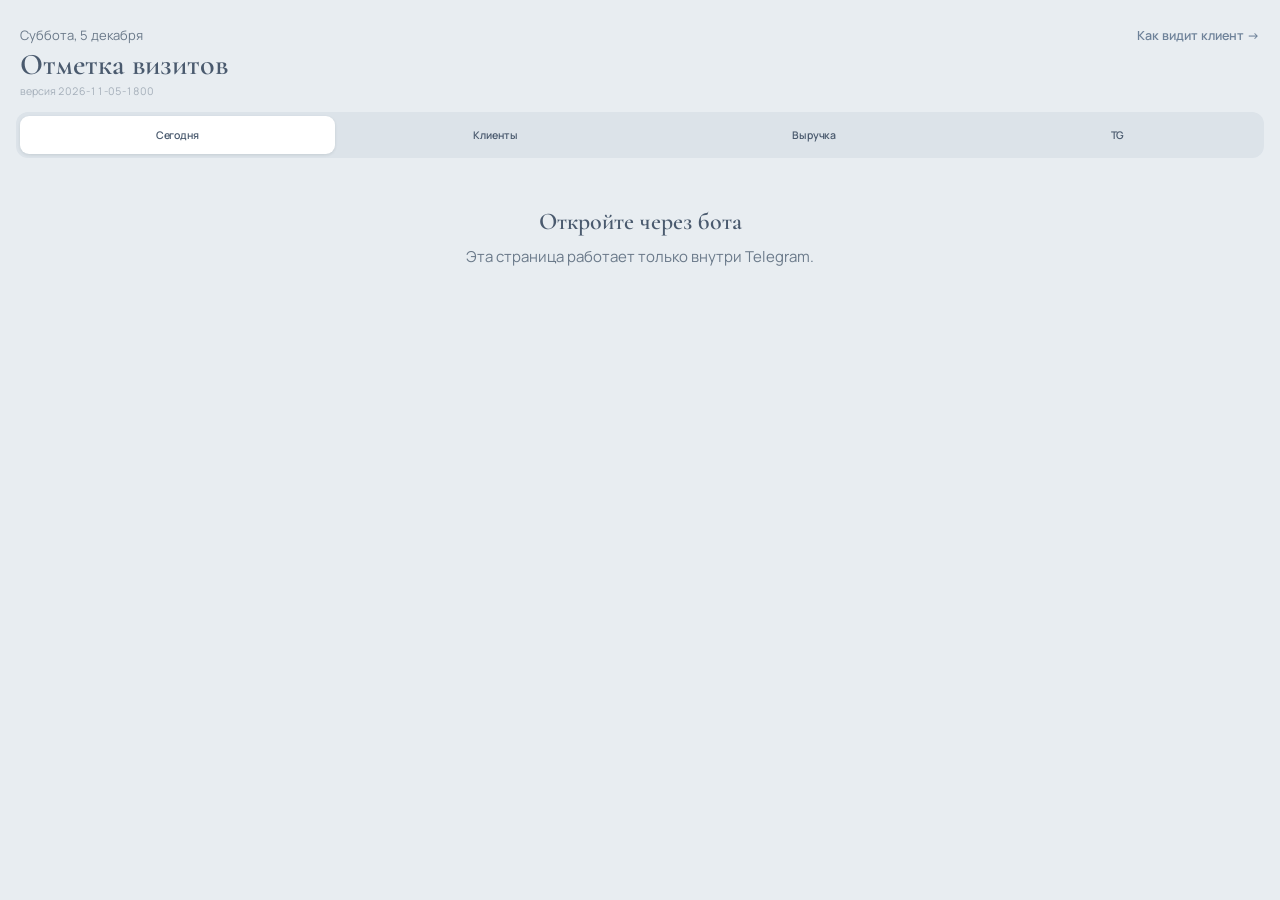
<file: admin.html>
<!-- admin-build 2026-11-05-1800 revenue-extra-saved -->
<!DOCTYPE html>
<html lang="ru">
<head>
<meta charset="UTF-8">
<meta name="viewport" content="width=device-width, initial-scale=1.0, maximum-scale=1.0, user-scalable=no">
<meta name="robots" content="noindex,nofollow">
<title>Отметка визитов</title>
<script src="https://telegram.org/js/telegram-web-app.js"></script>
<link href="https://fonts.googleapis.com/css2?family=Cormorant+Garamond:wght@600&family=Manrope:wght@400;500;600;700&display=swap" rel="stylesheet">
<style>
  :root{
    --bg:#E8EDF1; --panel:#fff; --line:#C5D0DA; --line-soft:#DCE3E9;
    --steel:#6E8299; --steel-dk:#4A5A6E; --ink:#2B3642; --muted:#6B7A8A;
    --ok:#5B8A6B; --ok-bg:#EAF2EC; --no:#B5734A; --no-bg:#F7EDE6;
  }
  *{box-sizing:border-box;}
  body{margin:0;background:var(--bg);color:var(--ink);font-family:'Manrope',system-ui,sans-serif;
       -webkit-font-smoothing:antialiased;padding-bottom:calc(96px + env(safe-area-inset-bottom));}
  header{padding:26px 20px 14px;}
  .eyebrow{font-size:13px;color:var(--muted);margin:0 0 4px;}
  h1{font-family:'Cormorant Garamond',serif;font-weight:600;font-size:30px;line-height:1.1;margin:0;color:var(--steel-dk);}

  .wrap{padding:0 16px;}
  .day{font-size:13px;font-weight:700;color:var(--steel-dk);margin:18px 4px 8px;}
  .day .past{color:var(--no);font-weight:600;}

  .card{background:var(--panel);border:1px solid var(--line-soft);border-radius:14px;padding:14px 14px 12px;margin-bottom:10px;
        transition:border-color .15s, background .15s;}
  .card.is-came{border-color:var(--ok);}
  .card.is-no{background:#FBF8F6;border-color:var(--no-bg);}
  .card.is-no .name{color:var(--muted);text-decoration:line-through;text-decoration-color:rgba(107,122,138,.4);}
  .meta{font-size:13px;color:var(--muted);font-variant-numeric:tabular-nums;}
  .name{font-size:17px;font-weight:600;margin:3px 0 1px;}
  .phone{font-size:14px;color:var(--steel);text-decoration:none;font-variant-numeric:tabular-nums;}

  .seg{display:grid;grid-template-columns:1fr 1fr;gap:8px;margin-top:12px;}
  .seg button{height:44px;border-radius:10px;border:1px solid var(--line);background:#fff;color:var(--steel-dk);
              font:600 15px 'Manrope',sans-serif;cursor:pointer;}
  .seg button.on-came{background:var(--ok);border-color:var(--ok);color:#fff;}
  .seg button.on-no{background:var(--no-bg);border-color:var(--no);color:var(--no);}

  label.f{display:block;font-size:12px;font-weight:600;color:var(--muted);margin:12px 0 5px;}
  select,input{width:100%;height:46px;padding:0 12px;border:1px solid var(--line);border-radius:10px;background:#fff;
               color:var(--ink);font:500 15px 'Manrope',sans-serif;-webkit-appearance:none;appearance:none;}
  select{background-image:url("data:image/svg+xml,%3Csvg xmlns='http://www.w3.org/2000/svg' width='12' height='8'%3E%3Cpath d='M1 1l5 5 5-5' stroke='%236E8299' stroke-width='1.6' fill='none'/%3E%3C/svg%3E");
         background-repeat:no-repeat;background-position:right 14px center;padding-right:34px;}
  .invalid{border-color:var(--no)!important;box-shadow:0 0 0 3px var(--no-bg);}
  .err{font-size:12px;color:var(--no);margin-top:5px;display:none;}
  .err.show{display:block;}

  .section{font-size:13px;font-weight:700;color:var(--steel-dk);margin:24px 4px 8px;}
  .act-row{display:flex;justify-content:space-between;align-items:center;gap:8px;background:#F5F8FA;border-radius:12px;padding:10px 12px;margin-bottom:8px;}
  .act-row .act-info{min-width:0;}
  .act-row .act-top{display:flex;gap:8px;align-items:baseline;}
  .act-row .act-top b{font-size:14px;}
  .act-row .act-top span{font-size:12px;color:var(--muted);}
  .act-row .act-text{font-size:13px;color:var(--ink);margin-top:2px;overflow:hidden;text-overflow:ellipsis;white-space:nowrap;}
  .act-btn{flex:none;height:32px;padding:0 12px;border-radius:8px;border:none;background:var(--steel-dk);color:#fff;font:600 13px 'Manrope',sans-serif;cursor:pointer;}
  .add{width:100%;height:50px;border:1.5px dashed var(--line);border-radius:14px;background:transparent;
       color:var(--steel-dk);font:600 15px 'Manrope',sans-serif;cursor:pointer;}
  .walk{position:relative;padding-top:40px;}
  .walk .wtitle{position:absolute;top:14px;left:14px;font-size:13px;font-weight:700;color:var(--steel-dk);}
  .walk .x{position:absolute;top:8px;right:8px;width:34px;height:34px;border:none;background:none;color:var(--muted);
           font-size:22px;line-height:1;cursor:pointer;}
  .row2{display:grid;grid-template-columns:1fr 1fr;gap:8px;}

  .state{text-align:center;padding:40px 24px;color:var(--muted);font-size:15px;line-height:1.5;}
  .state b{display:block;font-family:'Cormorant Garamond',serif;font-size:24px;color:var(--steel-dk);margin-bottom:6px;font-weight:600;}

  .bar{position:fixed;left:0;right:0;bottom:0;background:rgba(242,245,248,.96);backdrop-filter:blur(8px);
       border-top:1px solid var(--line-soft);padding:12px 16px calc(12px + env(safe-area-inset-bottom));
       display:flex;align-items:center;gap:12px;}
  .bar .count{flex:1;font-size:13px;color:var(--muted);line-height:1.3;}
  .bar .count b{color:var(--ink);font-size:15px;}
  .save{height:50px;padding:0 26px;border:none;border-radius:12px;background:var(--steel-dk);color:#fff;
        font:700 16px 'Manrope',sans-serif;cursor:pointer;}
  .save:disabled{opacity:.45;}
  .toast{margin:0 16px 12px;padding:12px 14px;border-radius:12px;font-size:14px;line-height:1.45;display:none;white-space:pre-line;}
  .toast.ok{display:block;background:var(--ok-bg);color:#2F5A3D;}
  .toast.bad{display:block;background:var(--no-bg);color:#7A4526;}
  .hidden{display:none!important;}

  .head-row{display:flex;align-items:baseline;justify-content:space-between;gap:12px;}
  .as-link{height:44px;border:1px solid var(--line);border-radius:11px;background:#fff;color:var(--steel-dk);
    font:700 14px 'Manrope',sans-serif;cursor:pointer;}
  .as-client{font-size:12.5px;font-weight:600;color:var(--steel);text-decoration:none;white-space:nowrap;}
  .ver{font-size:10.5px;color:rgba(107,122,138,.55);margin:3px 0 0;font-variant-numeric:tabular-nums;}
  .lvl{display:flex;flex-wrap:wrap;gap:6px;margin-top:7px;}
  .lvl:empty{display:none;}
  .lv{font-size:12px;font-weight:700;padding:3px 8px;border-radius:7px;background:#EEF2F5;color:var(--steel-dk);}
  .lv-disc{background:var(--ok-bg);color:#2F5A3D;}
  .lv-warn{background:var(--no-bg);color:var(--no);}
  .cl-due{font-size:12px;font-weight:700;color:#7A5A1E;background:#F6EFDC;display:inline-block;border-radius:6px;padding:2px 7px;margin-top:5px;}
  .tag.due{color:#7A5A1E;background:#F6EFDC;border-color:transparent;}
  .mail-btn{display:flex;align-items:center;justify-content:space-between;gap:10px;width:100%;margin-top:10px;height:46px;padding:0 14px;
    border:1px solid var(--steel-dk);border-radius:12px;background:#fff;color:var(--steel-dk);font:700 14px 'Manrope',sans-serif;cursor:pointer;}
  .mail-btn span{font-weight:600;font-size:12.5px;color:var(--muted);}
  textarea#bcText{width:100%;min-height:130px;padding:12px;border:1px solid var(--line);border-radius:10px;background:#fff;
    font:500 15px/1.45 'Manrope',sans-serif;color:var(--ink);resize:vertical;}
  .chk{display:flex;align-items:center;gap:8px;font-size:14px;margin:4px 2px 12px;color:var(--ink);}
  .chk input{-webkit-appearance:checkbox;appearance:auto;width:20px;height:20px;padding:0;margin:0;flex:none;accent-color:var(--steel-dk);}
  .bc-tools{display:flex;align-items:center;justify-content:space-between;margin-bottom:8px;font-size:12.5px;color:var(--muted);}
  .bc-tools button{border:none;background:none;color:var(--steel);font:600 12.5px 'Manrope',sans-serif;cursor:pointer;padding:4px;}
  .bc-summary-row{display:flex;align-items:center;justify-content:space-between;font-size:14px;font-weight:700;color:var(--ink);}
  .bc-summary-row button{border:none;background:none;color:var(--steel);font:600 12.5px 'Manrope',sans-serif;cursor:pointer;padding:4px;}
  .bc-already-line{display:flex;align-items:center;gap:8px;flex-wrap:wrap;margin:6px 0 0;font-size:12.5px;color:#A23B2C;}
  .bc-already-line button{border:none;background:#FBEEEC;color:#A23B2C;font:700 11.5px 'Manrope',sans-serif;cursor:pointer;
        padding:4px 8px;border-radius:999px;}
  .bc-list{max-height:240px;overflow-y:auto;margin:0 -4px;}
  .bc-who{display:flex;align-items:center;gap:10px;padding:8px 4px;border-top:1px solid #EEF2F5;}
  .bc-who:first-child{border-top:none;}
  .bc-who input{-webkit-appearance:checkbox;appearance:auto;width:20px;height:20px;padding:0;margin:0;flex:none;accent-color:var(--steel-dk);}
  .bc-who b{display:block;font-size:14px;font-weight:600;}
  .bc-who i{font-style:normal;font-size:12px;color:var(--muted);}
  .wa-row{display:flex;align-items:center;justify-content:space-between;gap:10px;padding:8px 0;border-top:1px solid #EEF2F5;}
  .wa-row:first-of-type{border-top:none;}
  .wa-row b{display:block;font-size:14px;font-weight:600;}
  .wa-row i{font-style:normal;font-size:12px;color:var(--muted);font-variant-numeric:tabular-nums;}
  .wa-row.sent{opacity:.5;}
  .bc-sent{display:block;color:#B5680A;}
  .rc-row{display:flex;align-items:center;justify-content:space-between;gap:10px;padding:10px 0;border-top:1px solid #EEF2F5;}
  .rc-row:first-child{border-top:none;}
  .rc-row.sent{opacity:.55;}
  .rc-info{min-width:0;}
  .rc-info b{display:block;font-size:14px;font-weight:600;}
  .rc-info i{display:block;font-style:normal;font-size:12px;color:var(--muted);}
  .rc-badge{display:inline-block;margin-top:4px;padding:3px 8px;border-radius:7px;background:#FFF1DA;color:#8A5A0B;font-size:11.5px;font-weight:700;line-height:1.3;}
  .rc-badge.same{background:#FBEEEC;color:#A23B2C;}
  .stale{margin:0 0 10px;padding:8px 12px;border-radius:10px;background:#EEF2F6;color:#46586B;font-size:12.5px;line-height:1.35;}
  .new-note{margin:8px 0;padding:10px 12px;border-radius:10px;background:#E9F6EE;color:#1F6B3B;font-size:13px;font-weight:600;display:flex;align-items:center;justify-content:space-between;gap:10px;}
  .new-note button{flex:none;border:0;border-radius:8px;background:#1F6B3B;color:#fff;font-weight:700;font-size:12.5px;padding:7px 10px;}
  .next-bar{position:sticky;bottom:0;margin:14px -4px 0;padding:10px 4px calc(10px + env(safe-area-inset-bottom));background:linear-gradient(to top,#fff 78%,rgba(255,255,255,0));z-index:3;}
  .next-btn{width:100%;min-height:52px;border:0;border-radius:14px;background:var(--steel-dk,#2F4A63);color:#fff;font-size:15.5px;font-weight:700;padding:8px 14px;line-height:1.25;}
  .next-btn small{display:block;font-size:12px;font-weight:500;opacity:.85;margin-top:2px;}
  .next-btn:disabled{background:#DDE3E8;color:#6B7884;}
  .pp-bg{position:fixed;inset:0;background:rgba(20,30,40,.5);z-index:200;display:flex;align-items:flex-end;justify-content:center;}
  .pp{width:100%;max-width:520px;background:#fff;border-radius:18px 18px 0 0;padding:18px 16px calc(16px + env(safe-area-inset-bottom));display:flex;flex-direction:column;gap:8px;}
  .pp b{font-size:17px;} .pp i{font-style:normal;color:var(--muted);font-size:13px;margin-top:-4px;}
  .pp label{font-size:13px;font-weight:700;margin-top:6px;}
  .pp select{width:100%;border:1px solid var(--line);border-radius:10px;padding:11px 8px;font:inherit;font-size:14px;background:#fff;color:var(--ink);}
  .pp .pp-note{margin:0;font-size:12.5px;color:var(--muted);min-height:16px;}
  .pp button{min-height:46px;border-radius:12px;border:1px solid var(--line);background:#fff;font-size:14.5px;font-weight:600;color:var(--ink);}
  .pp .pp-go{background:var(--steel-dk,#2F4A63);border-color:transparent;color:#fff;}
  .pp .pp-go:disabled{background:#DDE3E8;color:#6B7884;}

  .ln-actions{display:flex;gap:8px;margin:0 0 8px;}
  .ln-actions button{flex:1;min-height:46px;border-radius:12px;border:1px solid var(--line);background:#fff;font:700 14px 'Manrope',sans-serif;color:var(--ink);}
  .ln-actions button.primary{background:var(--steel-dk);border-color:transparent;color:#fff;}
  .ln-chips{display:flex;flex-wrap:wrap;gap:6px;margin:6px 0 10px;}
  .ln-chip{height:36px;padding:0 12px;border-radius:18px;border:1px solid var(--line);background:#fff;font:600 13px 'Manrope',sans-serif;color:var(--steel-dk);}
  .ln-chip.on{background:var(--steel-dk);border-color:transparent;color:#fff;}
  .ln-cmp{display:grid;grid-template-columns:1fr 1fr;gap:8px;}
  .ln-col{background:#fff;border:1px solid var(--line-soft);border-radius:14px;padding:10px 11px;}
  .ln-col.acc{border-color:#9FE0B4;background:#F4FBF6;}
  .ln-col h5{margin:0 0 6px;font-size:13px;color:var(--steel-dk);}
  .ln-col span{display:block;font-size:11.5px;color:var(--muted);margin-top:5px;}
  .ln-col b{display:block;font-size:14.5px;font-variant-numeric:tabular-nums;color:var(--ink);}
  .ln-win{margin-top:8px;background:#F4FBF6;border-color:#9FE0B4;}
  .ln-wide{width:100%;min-height:44px;margin-top:6px;border-radius:12px;border:0;background:var(--steel-dk);color:#fff;font:700 14px 'Manrope',sans-serif;}
  .ln-warn{font-size:12.5px;color:#8A5A00;background:#FFF8EE;border-radius:10px;padding:8px 10px;margin:0 0 8px;}
  .ln-log{display:flex;align-items:center;justify-content:space-between;gap:8px;padding:8px 0;border-bottom:1px solid var(--line-soft);}
  .ln-log b{display:block;font-size:15px;font-variant-numeric:tabular-nums;}
  .ln-log span{font-size:12px;color:var(--muted);}
  .ln-log button{flex:none;width:34px;height:34px;border-radius:9px;border:1px solid var(--line);background:#fff;font-size:18px;color:var(--muted);}
  .inv-goal{background:var(--steel-dk);color:#fff;border-radius:16px;padding:16px 18px;margin:10px 0 8px;}
  .inv-goal span{display:block;font-size:12.5px;opacity:.75;}
  .inv-goal b{display:block;font-size:30px;font-weight:700;margin:4px 0 8px;font-variant-numeric:tabular-nums;}
  .inv-bar{height:10px;border-radius:6px;background:rgba(255,255,255,.22);overflow:hidden;}
  .inv-bar i{display:block;height:100%;background:#9FE0B4;border-radius:6px;}
  .inv-goal small{display:block;margin-top:8px;font-size:12.5px;opacity:.85;line-height:1.4;}
  .inv-plan{font-size:13px;color:var(--steel-dk);background:#fff;border:1px solid var(--line-soft);border-radius:12px;padding:10px 12px;margin:0 0 6px;line-height:1.45;}
  .inv-row{display:flex;align-items:center;justify-content:space-between;gap:10px;background:#fff;border:1px solid var(--line-soft);border-radius:14px;padding:12px 14px;margin-bottom:8px;}
  .inv-row div span{display:block;font-size:12.5px;color:var(--muted);}
  .inv-row div b{display:block;font-size:19px;font-variant-numeric:tabular-nums;color:var(--ink);}
  .inv-row button{flex:none;min-height:40px;padding:0 14px;border:0;border-radius:11px;background:var(--steel-dk);color:#fff;font-weight:700;font-size:13.5px;}
  .inv-tbl{width:100%;border-collapse:collapse;font-size:12px;font-variant-numeric:tabular-nums;}
  .inv-tbl th{font-weight:600;color:var(--muted);text-align:right;padding:6px 3px;border-bottom:1px solid var(--line);}
  .inv-tbl td{text-align:right;padding:7px 3px;border-bottom:1px solid var(--line-soft);}
  .inv-tbl th:first-child,.inv-tbl td:first-child{text-align:left;}
  .inv-tbl tr.on td{background:#EEF2F6;font-weight:700;}
  .inv-tbl tr{cursor:pointer;}
  .inv-in{width:100%;border:1px solid var(--line);border-radius:12px;padding:13px;font:inherit;font-size:18px;margin:6px 0 4px;}
  .rc-nophone{flex:none;font-size:12px;color:var(--muted);}
  .bc-who.already, .wa-row.already{background:#FFF8EE;border-radius:10px;padding-left:4px;}
  .bc-tools button{margin-left:6px;}
  .wa-btn{flex:none;height:36px;padding:0 14px;border:1px solid var(--line);border-radius:9px;background:#fff;
    color:var(--steel-dk);font:700 13px 'Manrope',sans-serif;cursor:pointer;}
  .wa-btns{display:flex;gap:6px;flex:none;}
  .bc-preview{white-space:pre-line;font-size:14px;line-height:1.45;background:#EEF2F5;border-radius:12px;padding:10px 12px;}
  .bc-kb{margin-top:8px;text-align:center;font-weight:600;font-size:13.5px;color:var(--steel-dk);background:#fff;border-radius:8px;padding:8px;}
  .bc-actions{display:grid;grid-template-columns:1fr 1fr;gap:8px;margin-top:4px;}
  .bc-actions button{height:48px;border-radius:12px;border:1px solid var(--line);background:#fff;color:var(--steel-dk);font:700 14px 'Manrope',sans-serif;cursor:pointer;}
  .bc-actions button.primary{background:var(--steel-dk);border-color:var(--steel-dk);color:#fff;}
  .bc-actions button:disabled{opacity:.5;}
  .bc-res{font-size:13.5px;line-height:1.5;padding:10px 12px;border-radius:10px;margin:12px 0 0;}
  .bc-res.ok{background:var(--ok-bg);color:#2F5A3D;} .bc-res.bad{background:var(--no-bg);color:#7A4526;}

  .rv-nav{display:flex;align-items:center;justify-content:space-between;margin:8px 0 4px;}
  .rv-nav b{font-size:16px;color:var(--steel-dk);}
  .rv-nav button{width:40px;height:40px;border-radius:10px;border:1px solid var(--line);background:#fff;font-size:20px;color:var(--steel-dk);cursor:pointer;}
  .rv-nav button:disabled{opacity:.3;}
  .rv-hero{background:var(--steel-dk);color:#fff;border-radius:16px;padding:16px 18px;margin:10px 0 4px;}
  .rv-hero span{display:block;font-size:12.5px;opacity:.7;}
  .rv-hero b{display:block;font-size:32px;font-weight:700;margin:4px 0 2px;font-variant-numeric:tabular-nums;}
  .rv-delta{font-size:12.5px;font-weight:700;} .rv-delta.up{color:#B9E4C3;} .rv-delta.down{color:#F2C5A8;}
  .rv-profit{display:grid;grid-template-columns:1fr 1fr;gap:8px;margin-bottom:6px;}
  .rv-profit div{background:#fff;border:1px solid var(--line-soft);border-radius:14px;padding:12px 14px;}
  .rv-profit span{display:block;font-size:12.5px;color:var(--muted);}
  .rv-profit b{display:block;font-size:22px;font-weight:700;color:var(--ink);line-height:1.2;font-variant-numeric:tabular-nums;}
  .rv-profit .pr b{color:#2F5A3D;} .rv-profit i{font-style:normal;font-size:11.5px;color:var(--muted);}
  .rv-cat{display:block;width:100%;text-align:left;padding:8px 8px;border:1px solid transparent;border-radius:10px;
    background:none;font-family:'Manrope',sans-serif;color:var(--ink);cursor:pointer;}
  .rv-cat.on{background:#EEF2F5;border-color:var(--line);}
  .rv-clear{float:right;border:none;background:none;color:var(--steel);font:600 12px 'Manrope',sans-serif;cursor:pointer;}
  .rv-visit{display:flex;align-items:center;gap:10px;width:100%;text-align:left;background:none;border:none;
    border-top:1px solid #EEF2F5;padding:9px 2px;font-family:'Manrope',sans-serif;color:var(--ink);cursor:pointer;}
  .rv-visit:first-of-type{border-top:none;}
  .rv-when{flex:none;width:46px;font-size:12.5px;color:var(--muted);font-variant-numeric:tabular-nums;}
  .rv-who{flex:1;min-width:0;}
  .rv-who b{display:block;font-size:14px;font-weight:600;}
  .rv-who i{font-style:normal;font-size:12px;color:var(--muted);display:block;line-height:1.35;}
  .rv-who i b{font-weight:600;color:var(--steel-dk);}
  .rv-sum{flex:none;font-size:14px;font-weight:700;font-variant-numeric:tabular-nums;}
  .ed-row{display:flex;align-items:center;justify-content:space-between;gap:12px;padding:6px 0;}
  .ed-row label{font-size:13.5px;color:var(--muted);}
  .ed-row input{width:120px;height:40px;text-align:right;}
  .ed-row b{font-size:16px;color:#2F5A3D;}
  .ed-svc{font-size:13px;line-height:1.5;color:var(--ink);background:#F7F9FB;border-radius:10px;padding:10px 12px;margin-bottom:10px;}
  .ed-svc i{font-style:normal;color:var(--muted);}
  .rv-sum .own{font-size:11px;font-weight:700;color:#7A5A1E;background:#F6EFDC;border-radius:5px;padding:1px 5px;margin-left:5px;} .rv-cat-top{display:flex;justify-content:space-between;font-size:14px;margin-bottom:5px;}
  .rv-cat-top i{font-style:normal;color:var(--muted);} .rv-cat-top span:last-child{font-weight:700;font-variant-numeric:tabular-nums;}
  .rv-bar{height:7px;border-radius:4px;background:#EEF2F5;overflow:hidden;} .rv-bar div{height:100%;background:var(--steel);border-radius:4px;}
  .rv-chart{display:flex;align-items:flex-end;gap:8px;height:150px;padding-top:6px;}
  .rv-col{flex:1;display:flex;flex-direction:column;align-items:center;justify-content:flex-end;height:100%;gap:4px;}
  .rv-col em{font-style:normal;font-size:11px;color:var(--muted);font-variant-numeric:tabular-nums;}
  .rv-colbar{width:100%;max-width:34px;background:#C9D3DC;border-radius:6px 6px 2px 2px;}
  .rv-col.on .rv-colbar{background:var(--steel-dk);} .rv-col.on em{color:var(--ink);font-weight:700;}
  .rv-col span{font-size:11.5px;color:var(--muted);}
  .tabs{display:flex;gap:3px;margin:0 16px 6px;padding:4px;
        background:#DCE3E9;border-radius:12px;}
  .tabs button{height:38px;border:none;border-radius:9px;background:transparent;color:var(--steel-dk);
        font:600 10.5px 'Manrope',sans-serif;cursor:pointer;padding:0 3px;letter-spacing:-.1px;white-space:nowrap;flex:1 1 auto;min-width:0;}
  .tabs button.on{background:#fff;box-shadow:0 1px 3px rgba(43,54,66,.12);}

  .chat-row{width:100%;text-align:left;background:var(--panel);border:1px solid var(--line-soft);border-radius:14px;
        padding:13px 14px;margin-bottom:8px;cursor:pointer;display:flex;align-items:center;gap:10px;}
  .chat-row .av{flex:none;width:38px;height:38px;border-radius:50%;background:#EEF2F5;color:var(--steel-dk);
        display:flex;align-items:center;justify-content:center;font-weight:700;font-size:15px;}
  .chat-row .body{flex:1;min-width:0;}
  .chat-row .top{display:flex;justify-content:space-between;gap:8px;}
  .chat-row .nm{font-size:15px;font-weight:600;color:var(--ink);white-space:nowrap;overflow:hidden;text-overflow:ellipsis;}
  .chat-row .when{flex:none;font-size:12px;color:var(--muted);font-variant-numeric:tabular-nums;}
  .chat-row .prev{font-size:13px;color:var(--muted);white-space:nowrap;overflow:hidden;text-overflow:ellipsis;margin-top:2px;}
  .chat-row.unread .nm{color:var(--steel-dk);}
  .chat-row .dot{flex:none;width:9px;height:9px;border-radius:50%;background:var(--steel);}

  .aud-trigger{width:100%;height:46px;margin-top:10px;border:none;border-radius:12px;background:var(--steel-dk);
        color:#fff;font:700 15px 'Manrope',sans-serif;cursor:pointer;}
  .aud-list{display:flex;flex-direction:column;gap:8px;}
  .aud-row{width:100%;text-align:left;background:#fff;border:1px solid var(--line-soft);border-radius:14px;
        padding:12px 14px;cursor:pointer;font-family:'Manrope',sans-serif;}
  .aud-row:disabled{opacity:.45;cursor:default;}
  .aud-main{display:flex;justify-content:space-between;align-items:baseline;}
  .aud-main b{font-size:15px;color:var(--ink);}
  .aud-main span{font-size:13px;color:var(--muted);font-weight:700;font-variant-numeric:tabular-nums;}
  .aud-sub{font-size:12.5px;color:var(--muted);margin-top:2px;}

  .sum{display:grid;grid-template-columns:1fr 1fr;gap:8px;margin:10px 0 6px;}
  .sum-card{background:#fff;border:1px solid var(--line-soft);border-radius:14px;padding:12px 14px;
        text-align:left;font-family:'Manrope',sans-serif;cursor:pointer;}
  .sum-card b{display:block;font-size:26px;font-weight:700;color:var(--ink);line-height:1.1;font-variant-numeric:tabular-nums;}
  .sum-card span{font-size:12.5px;color:var(--muted);}
  .sum-card.warn b{color:var(--no);}
  .sum-card.vip{background:linear-gradient(135deg,#F7E7B0,#E8C468);border-color:#D8AF4A;}
  .sum-card.vip b, .sum-card.vip span{color:#5B4009;}

  .segs{display:flex;flex-wrap:wrap;gap:6px;margin:12px 0 10px;}
  .seg-chip{flex:0 0 auto;min-height:36px;padding:7px 13px;border-radius:999px;border:1px solid var(--line);background:#fff;
        color:var(--steel-dk);font:600 13px 'Manrope',sans-serif;cursor:pointer;white-space:nowrap;}
  .seg-chip i{font-style:normal;color:var(--muted);font-weight:500;margin-left:4px;}
  .seg-chip.on{background:var(--steel-dk);border-color:var(--steel-dk);color:#fff;}
  .seg-chip.on i{color:rgba(255,255,255,.7);}

  /* Метка-фильтр вместо ряда чипов: одна кнопка показывает текущий выбор,
     по нажатию разворачивается панель со всеми вариантами, сгруппированными по смыслу. */
  .filter-bar{margin:12px 0 0;display:flex;align-items:center;}
  #refreshBtn.spin{opacity:.5;pointer-events:none;}
  .filter-pill{display:inline-flex;align-items:center;gap:6px;min-height:40px;padding:8px 14px;border-radius:999px;
        border:1px solid var(--line);background:#fff;color:var(--steel-dk);font:700 14px 'Manrope',sans-serif;cursor:pointer;}
  .filter-pill i{font-style:normal;color:var(--muted);font-weight:600;}
  .filter-pill .caret{color:var(--muted);font-size:11px;margin-left:2px;}
  .filter-panel{margin:8px 0 10px;padding:12px;background:#fff;border:1px solid var(--line-soft);border-radius:14px;}
  .filter-group + .filter-group{margin-top:12px;}
  .filter-group h5{margin:0 0 8px;font-size:11.5px;font-weight:700;text-transform:uppercase;letter-spacing:.03em;color:var(--muted);}
  .filter-opts{display:flex;flex-wrap:wrap;gap:6px;}

  .cal-wrap{margin:12px 0 10px;width:100%;flex:1 1 100%;}
  .cal-nav{display:flex;align-items:center;justify-content:center;gap:14px;margin-bottom:8px;}
  .cal-nav button{width:34px;height:34px;border-radius:10px;border:1px solid var(--line);background:#fff;font-size:17px;color:var(--steel-dk);cursor:pointer;}
  .cal-nav b{font-size:14px;color:var(--ink);text-transform:capitalize;min-width:120px;text-align:center;}
  .cal-grid{display:grid;grid-template-columns:repeat(7,1fr);gap:4px;}
  .cal-wd{text-align:center;font-size:10.5px;color:var(--muted);padding:2px 0 4px;}
  .cal-day{position:relative;aspect-ratio:1/1;border:1px solid var(--line-soft);border-radius:10px;background:#fff;
        display:flex;align-items:center;justify-content:center;font:600 13px 'Manrope',sans-serif;color:var(--steel-dk);cursor:pointer;padding:0;}
  .cal-day.empty{visibility:hidden;cursor:default;border:none;}
  .cal-day.today{border-color:var(--steel);border-width:2px;}
  .cal-day.has{color:var(--ink);font-weight:700;}
  .cal-day i{font-style:normal;position:absolute;bottom:2px;right:2px;font-size:9px;font-weight:700;color:#fff;background:var(--steel-dk);
        border-radius:999px;min-width:14px;height:14px;line-height:14px;padding:0 3px;}
  .cal-day.on{background:var(--steel-dk);border-color:var(--steel-dk);color:#fff;}
  .cal-day.on i{background:#fff;color:var(--steel-dk);}
  .cal-reset{margin-top:10px;text-align:center;}
  .cal-reset button{height:36px;padding:0 14px;border-radius:999px;border:1px solid var(--line);background:#fff;color:var(--steel-dk);font:600 12.5px 'Manrope',sans-serif;cursor:pointer;}

  .ctools{display:grid;grid-template-columns:1fr auto;gap:8px;}
  .ctools input{height:42px;}
  .ctools select{height:42px;width:auto;font-size:13.5px;}
  .cfound{font-size:12.5px;color:var(--muted);margin:10px 4px 6px;}

  .cl{display:flex;align-items:center;gap:12px;width:100%;text-align:left;background:#fff;border:1px solid var(--line-soft);
      border-radius:14px;padding:12px 14px;margin-bottom:8px;font-family:'Manrope',sans-serif;color:var(--ink);cursor:pointer;}
  .cl.in-tg{background:#EEF4FB;border-color:#B9D3EC;border-left:4px solid #3B82C4;padding-left:11px;}
  .cl-main{flex:1;min-width:0;}
  .cl-name{font-size:15.5px;font-weight:600;white-space:nowrap;overflow:hidden;text-overflow:ellipsis;}
  .cl-name .tg{font-size:11px;color:var(--steel);margin-left:5px;font-weight:700;}
  .cl-name .tg.murm{color:#B5680A;}
  .cl-sub{font-size:12.5px;color:var(--muted);margin-top:2px;}
  .cl-note{font-size:12.5px;color:var(--steel-dk);font-style:italic;margin-top:2px;overflow:hidden;text-overflow:ellipsis;white-space:nowrap;}
  .cl-sub.warn{color:var(--no);}
  .cl-next{font-size:12px;font-weight:700;color:#2F5A3D;background:var(--ok-bg);display:inline-block;
      border-radius:6px;padding:2px 7px;margin-top:5px;}
  .cl-count{flex:none;text-align:center;min-width:52px;}
  .cl-count b{display:block;font-size:20px;font-weight:700;color:var(--steel-dk);line-height:1;}
  .cl-count span{font-size:11px;color:var(--muted);}

  .sheet-bg{position:fixed;inset:0;background:rgba(43,54,66,.4);z-index:50;display:flex;align-items:flex-end;}
  .sheet{background:var(--bg);width:100%;max-height:88vh;overflow-y:auto;border-radius:18px 18px 0 0;
      padding:18px 16px calc(24px + env(safe-area-inset-bottom));}
  .sh-head{display:flex;align-items:flex-start;gap:10px;}
  .sh-name{font-family:'Cormorant Garamond',serif;font-size:26px;font-weight:600;color:var(--steel-dk);line-height:1.15;}
  .sh-phone{font-size:14px;color:var(--steel);margin-top:2px;font-variant-numeric:tabular-nums;}
  .sh-x{margin-left:auto;flex:none;width:38px;height:38px;border:none;border-radius:10px;background:#fff;
      font-size:22px;color:var(--muted);cursor:pointer;}
  .sh-tags{display:flex;flex-wrap:wrap;gap:6px;margin:12px 0;}
  .tag{font-size:12px;font-weight:700;padding:4px 9px;border-radius:7px;background:#fff;color:var(--steel-dk);border:1px solid var(--line-soft);}
  .tag.warn{color:var(--no);background:var(--no-bg);border-color:transparent;}
  .tag.ok{color:#2F5A3D;background:var(--ok-bg);border-color:transparent;}
  .tag.muted{color:var(--muted);}
  .sh-actions{display:grid;grid-auto-flow:column;grid-auto-columns:1fr;gap:8px;margin-bottom:6px;}
  .sh-note{font-size:11.5px;color:var(--muted);line-height:1.4;margin:0 4px 14px;}
  .sh-actions a, .sh-actions button{height:44px;display:flex;align-items:center;justify-content:center;border-radius:11px;background:#fff;
      border:1px solid var(--line);color:var(--steel-dk);font-weight:700;font-size:14px;text-decoration:none;font-family:'Manrope',sans-serif;cursor:pointer;}
  .sh-block{background:#fff;border:1px solid var(--line-soft);border-radius:14px;padding:12px 14px;margin-bottom:10px;}
  .sh-block h4{margin:0 0 8px;font-size:12px;font-weight:700;color:var(--muted);text-transform:none;}
  .sh-row{display:flex;justify-content:space-between;gap:12px;font-size:14px;padding:6px 0;border-top:1px solid #EEF2F5;}
  .sh-row:first-of-type{border-top:none;}
  .sh-row span:first-child{white-space:nowrap;}
  .prep-row{display:flex;flex-direction:column;gap:6px;padding:0 0 10px;margin-bottom:2px;border-bottom:1px solid #EEF2F5;}
  .prep-select{width:100%;border:1px solid var(--line);border-radius:10px;padding:8px;font:inherit;font-size:13px;color:var(--ink);background:#fff;}
  .prep-btn{text-align:left;}
  .sh-row span:last-child{color:var(--muted);text-align:right;}
  .chat{max-height:340px;overflow-y:auto;display:flex;flex-direction:column;gap:6px;padding-top:4px;}
  .msg{max-width:88%;padding:8px 11px;border-radius:14px;font-size:13.5px;line-height:1.45;white-space:pre-wrap;}
  .msg i.tagline{display:block;margin:4px 0 0;font-size:10px;opacity:.65;}
  .msg i{display:block;font-style:normal;font-size:10.5px;opacity:.6;margin-bottom:3px;}
  .msg.them{align-self:flex-start;background:#EEF2F5;color:var(--ink);border-bottom-left-radius:5px;}
  .msg.us{align-self:flex-end;background:var(--steel-dk);color:#fff;border-bottom-right-radius:5px;}
  .sh-mem{font-size:13.5px;line-height:1.5;color:var(--ink);}
  .proc{background:#F7F9FB;border:1px solid var(--line-soft);border-radius:12px;padding:10px;margin-bottom:8px;}
  .proc .svc{margin-bottom:8px;}
  .pp{display:flex;align-items:center;gap:8px;flex-wrap:wrap;}
  .pp-txt{font-size:12.5px;color:var(--muted);flex:1;min-width:130px;}
  .pp-txt .pay{font-size:17px;font-weight:700;color:var(--ink);}
  .pp-txt s{margin-left:6px;opacity:.7;}
  .pp-txt span{margin-left:6px;}
  .pp-input{height:38px;width:120px;flex:none;text-align:right;}
  .pp-edit,.pp-reset{border:1px solid var(--line);background:#fff;border-radius:8px;height:34px;padding:0 10px;
    font:600 12.5px 'Manrope',sans-serif;color:var(--steel-dk);cursor:pointer;flex:none;}
  .proc-x{margin-left:auto;flex:none;width:34px;height:34px;border:none;background:none;color:var(--muted);font-size:20px;cursor:pointer;}
  .add-proc{width:100%;height:42px;border:1.5px dashed var(--line);border-radius:12px;background:transparent;
    color:var(--steel-dk);font:600 13.5px 'Manrope',sans-serif;cursor:pointer;margin-bottom:6px;}
  .invbox{margin-top:10px;}
  .inv-find{height:42px;}
  .inv-hit{display:block;width:100%;text-align:left;border:1px solid var(--line-soft);background:#fff;border-radius:10px;
    padding:8px 10px;margin-top:6px;font:600 14px 'Manrope',sans-serif;color:var(--ink);cursor:pointer;}
  .inv-hit:disabled{opacity:.45;}
  .inv-hit i{display:block;font-style:normal;font-size:12px;font-weight:500;color:var(--muted);}
  .inv-picked{margin-top:8px;font-size:13.5px;color:#2F5A3D;background:var(--ok-bg);border-radius:10px;padding:8px 10px;}
  .inv-x{border:none;background:none;color:var(--muted);font-size:18px;cursor:pointer;float:right;line-height:1;}
  .bonusbox{margin-bottom:6px;}
  .srcbox{margin-top:10px;}
  .src-chips{display:flex;flex-wrap:wrap;gap:6px;}
  .src-chip{min-height:34px;padding:6px 11px;border-radius:999px;border:1px solid var(--line);background:#fff;
    color:var(--steel-dk);font:600 12.5px 'Manrope',sans-serif;cursor:pointer;}
  .src-chip.on{background:var(--steel-dk);border-color:var(--steel-dk);color:#fff;}
  .vh-row{display:flex;align-items:baseline;gap:8px;padding:7px 0;border-top:1px solid #EEF2F5;font-size:13.5px;}
  .vh-row:first-of-type{border-top:none;}
  .vh-row.on{background:#F5F8FA;border-radius:8px;padding-left:6px;margin-left:-6px;}
  .vh-row .vh-d{flex:none;width:66px;color:var(--muted);font-variant-numeric:tabular-nums;}
  .vh-row .vh-s{flex:1;min-width:0;color:var(--ink);}
  .vh-row .vh-p{flex:none;font-weight:700;font-variant-numeric:tabular-nums;}
  .danger-btn{width:100%;margin-top:8px;height:40px;border-radius:10px;border:1px solid #E3B8B0;background:#FBEEEC;
        color:#A23B2C;font:600 14px 'Manrope',sans-serif;cursor:pointer;}
  .rv-src{display:flex;align-items:baseline;gap:8px;padding:7px 0;border-top:1px solid #EEF2F5;font-size:14px;}
  .rv-src:first-of-type{border-top:none;}
  .rv-src b{flex:1;font-weight:600;}
  .rv-src i{font-style:normal;color:var(--muted);font-size:12.5px;}
  .rv-src span{font-weight:700;font-variant-numeric:tabular-nums;}
</style>
</head>
<body>
<header>
  <div class="head-row">
    <p class="eyebrow" id="today"></p>
    <a class="as-client" href="index.html">Как видит клиент →</a>
  </div>
  <h1 id="pageTitle">Отметка визитов</h1>
  <p class="ver">версия 2026-11-05-1800</p>

</header>

<nav class="tabs">
  <button type="button" data-tab="visits" class="on">Сегодня</button>
  <button type="button" data-tab="clients">Клиенты</button>
  <button type="button" data-tab="revenue">Выручка</button>
  <button type="button" data-tab="chats">TG</button>
</nav>

<div id="tabVisits">
<div class="toast" id="toast"></div>

<div id="stateBox" class="state"><b>Загружаю…</b></div>

<div class="wrap hidden" id="main">
  <div id="list"></div>
  <p class="section">Без записи в DIKIDI</p>
  <div id="walkins"></div>
  <button class="add" id="addWalk" type="button">+ Был ещё кто-то</button>
  <div id="actBox"></div>
</div>

<div class="bar hidden" id="bar">
  <div class="count" id="count"></div>
  <button class="save" id="saveBtn" type="button">Сохранить</button>
</div>
</div><!-- /tabVisits -->

<div id="tabClients" class="hidden">
  <div id="cState" class="state"><b>Загружаю…</b></div>
  <div id="cMain" class="wrap hidden">
    <p class="stale hidden" id="staleNote"></p>
    <button type="button" class="aud-trigger" id="audBtn">📣 Сделать рассылку</button>
    <div class="sum" id="cSum"></div>
    <div class="filter-bar">
      <button type="button" class="filter-pill" id="filterBtn"></button>
      <button type="button" class="filter-pill" id="refreshBtn" aria-label="Обновить список" title="Обновить список" style="margin-left:8px;padding:8px 13px;">↻</button>
    </div>
    <div class="filter-panel hidden" id="filterPanel"></div>
    <div class="ctools">
      <input id="cSearch" type="search" inputmode="search" placeholder="Имя или телефон">
      <select id="cSort" aria-label="Сортировка">
        <option value="last">Недавние</option>
        <option value="count">Больше визитов</option>
        <option value="money">Принесли денег</option>
        <option value="name">По имени</option>
      </select>
    </div>
    <div class="segs hidden" id="cWhen"></div>
    <div id="mailBar"></div>
    <p class="cfound" id="cFound"></p>
    <div id="cList"></div>
  </div>
</div>

<div id="tabRevenue" class="hidden">
  <div id="rState" class="state"><b>Загружаю…</b></div>
  <div id="rMain" class="wrap hidden"></div>
</div>

<div id="tabChats" class="hidden">
  <div class="segs" id="tgSub">
    <button type="button" class="seg-chip on" data-tgview="activity">Активити</button>
    <button type="button" class="seg-chip" data-tgview="users">Пользователи</button>
  </div>
  <div id="chState" class="state"><b>Загружаю…</b></div>
  <div id="chMain" class="wrap hidden">
    <p class="cfound" id="chFound"></p>
    <div id="chList"></div>
  </div>
</div>

<div class="sheet-bg hidden" id="sheetBg"><div class="sheet" id="sheet"></div></div>

<script>
const API = 'https://unikon777.app.n8n.cloud/webhook';
// Переписка — из вашей таблицы через n8n, по одному клиенту за раз
const _chatCache = {};
async function loadChat(clientId){
  const id = String(clientId || '');
  if (!id) return [];
  if (_chatCache[id]) return _chatCache[id];
  try{
    const r = await fetch(`${API}/admin-messages?client_id=${encodeURIComponent(id)}&init_data=${encodeURIComponent(initData)}&user_id=${tgUser?.id}`);
    const raw = await r.json(); const d = Array.isArray(raw) ? raw[0] : raw;
    if (!d || d.ok === false) return null;
    _chatCache[id] = d.messages || [];
    return _chatCache[id];
  }catch(e){ return null; }
}
// Разметка переписки — используется и в карточке клиента (полная история),
// и во вкладке «TG → Чаты» (onlyDialog=true — без рассылок/уведомлений)
const isBroadcastMsg = m => m.role === 'bot' &&
  ['рассылка','памятка','напоминание','чаевые'].includes(String(m.intent||'').toLowerCase());
function chatBubblesHtml(list, onlyDialog){
  const src = onlyDialog ? list.filter(m => !isBroadcastMsg(m)) : list;
  const bubbles = src.slice(-60).map(m => {
    const when = esc(String(m.ts));
    // В строках бота поле text — копия вопроса клиента,
    // сам ответ лежит в отдельной колонке
    if (m.role === 'bot'){
      const t = m.reply || m.text;
      // метку ставим только на то, что отправили мы сами (в полной истории)
      const mark = !onlyDialog && isBroadcastMsg(m) ? `<i class="tagline">${esc(m.intent)}</i>` : '';
      return t ? `<div class="msg us">${esc(t)}${mark}</div>` : '';
    }
    let out = m.text ? `<div class="msg them"><i>${when}</i>${esc(m.text)}</div>` : '';
    if (m.reply) out += `<div class="msg us">${esc(m.reply)}</div>`;
    return out;
  }).join('');
  const title = onlyDialog ? 'Диалог с ботом' : 'Переписка с ботом';
  if (!src.length){
    const note = onlyDialog ? 'Сообщений нет — были только рассылки/уведомления.' : 'Сообщений нет.';
    return `<h4>${title}</h4><p class="sh-note" style="margin:0">${note}</p>`;
  }
  return `<h4>${title} · ${src.length} ${plural(src.length,'сообщение','сообщения','сообщений')}</h4>
    <div class="chat">${bubbles}</div>
    ${src.length > 60 ? '<p class="sh-note" style="margin:8px 0 0">Показаны последние 60.</p>' : ''}`;
}
const SERVICES = [{"l": "Ботулинотерапия Rentox — Лоб+Межбровье+Глаза", "d": 20, "p": 8500}, {"l": "Ботулинотерапия Релатокс — Лоб+Межбровье+Глаза", "d": 20, "p": 14000}, {"l": "Ботулинотерапия Rentox — Лоб+Межбровье", "d": 20, "p": 7500}, {"l": "Ботулинотерапия Релатокс — Лоб+Межбровье", "d": 20, "p": 12000}, {"l": "Ботулинотерапия Rentox — Зона Межбровья", "d": 15, "p": 4500}, {"l": "Ботулинотерапия Релатокс — Зона Межбровья", "d": 15, "p": 6000}, {"l": "Ботулинотерапия Rentox — Зона Глаз", "d": 15, "p": 3500}, {"l": "Ботулинотерапия Релатокс — Зона Глаз", "d": 15, "p": 5000}, {"l": "Ботулинотерапия Rentox — Гипертонус подбородка", "d": 15, "p": 3500}, {"l": "Ботулинотерапия Rentox — Коррекция десневой улыбки", "d": 15, "p": 4000}, {"l": "Ботулинотерапия — Лечение гипергидроза \"Сухие подмышки\"", "d": 45, "p": 18000}, {"l": "Ботулинотерапия — Нижняя треть лица (платизма шеи)", "d": 30, "p": 9000}, {"l": "Ботулинотерапия — Гипертонус жевательных мышц", "d": 30, "p": 9000}, {"l": "Ботулинотерапия — Коррекция прошлых процедур", "d": 10, "p": 0}, {"l": "Бланширование — Белатеро софт", "d": 60, "p": 16000}, {"l": "Коллагенотерапия — Коллост микро", "d": 60, "p": 20000}, {"l": "Коллагенотерапия — Коллост 7%", "d": 60, "p": 16000}, {"l": "Коллагенотерапия — Коллост 15%", "d": 60, "p": 17000}, {"l": "Липолитики — Липолитик Lipolong", "d": 30, "p": 10000}, {"l": "Биоревитализация — Мезо волос", "d": 30, "p": 5000}, {"l": "Биоревитализация — Пентакле", "d": 60, "p": 10000}, {"l": "Биоревитализация — Реви Стронг/Силк 1 мл", "d": 60, "p": 15000}, {"l": "Биоревитализация — Мезовартон", "d": 60, "p": 16000}, {"l": "Филлер — Губы. Южная Корея Eptg 300", "d": 60, "p": 15000}, {"l": "Филлер — Губы. Франция Stylage M,L", "d": 60, "p": 18000}, {"l": "Филлер — Скулы Tesoro sab", "d": 60, "p": 15000}, {"l": "Филлер — Скулы Stylage L", "d": 60, "p": 18000}, {"l": "Филлер — Подбородок Tesoro sab", "d": 45, "p": 15000}, {"l": "Филлер — Подбородок Stylage L", "d": 45, "p": 18000}, {"l": "Филлер — Углы НЧ 3 мл", "d": 60, "p": 30000}, {"l": "Филлер — Выведение геля", "d": 45, "p": 7000}, {"l": "Филлер — Заполнение носогубных складок", "d": 60, "p": 15000}, {"l": "Филлер — Коррекция губ", "d": 10, "p": 1000}, {"l": "Чистка лица — Комбинированная чистка", "d": 90, "p": 5000}, {"l": "Чистка лица+пилинг — Комбинированная чистка+пилинг", "d": 100, "p": 6500}, {"l": "Пилинг — Пилинг Джесснера", "d": 30, "p": 5500}, {"l": "Пилинг — Пилинг Bio Re Pill", "d": 30, "p": 4500}, {"l": "Пилинг — Пилинг Peach Peel", "d": 30, "p": 5000}, {"l": "Консультация — Консультация косметолога", "d": 20, "p": 0}, {"l": "Бланширование — Tesoro Fain", "d": 60, "p": 12000}, {"l": "Биоревитализация — Мезоксантин", "d": 60, "p": 14000}];

const tg = window.Telegram?.WebApp;
const initData = tg?.initData || '';
const tgUser = tg?.initDataUnsafe?.user || null;
try{ tg?.ready(); tg?.expand(); }catch(e){}

const MONTHS = ['января','февраля','марта','апреля','мая','июня','июля','августа','сентября','октября','ноября','декабря'];
const WEEK   = ['воскресенье','понедельник','вторник','среда','четверг','пятница','суббота'];
const pad = n => String(n).padStart(2,'0');
const todayISO = () => { const d=new Date(); return `${d.getFullYear()}-${pad(d.getMonth()+1)}-${pad(d.getDate())}`; };

(function(){ const d=new Date(); const t=`${WEEK[d.getDay()]}, ${d.getDate()} ${MONTHS[d.getMonth()]}`;
  document.getElementById('today').textContent = t[0].toUpperCase()+t.slice(1); })();

function parseDMY(s){
  s = String(s||'').trim();
  let m = s.match(/^(\d{1,2})\.(\d{1,2})\.(\d{4})/);   // 30.09.2026
  if (m) return new Date(+m[3], +m[2]-1, +m[1]);
  m = s.match(/^(\d{4})-(\d{1,2})-(\d{1,2})/);          // 2026-09-30 (ISO)
  if (m) return new Date(+m[1], +m[2]-1, +m[3]);
  return null;
}
// Ключ для группировки карточек по дню — без него записи с разным
// форматом даты (30.09.2026 и 2026-09-30) за один день не склеятся
function dayGroupKey(s){ const d = parseDMY(s); return d ? `${d.getFullYear()}-${pad(d.getMonth()+1)}-${pad(d.getDate())}` : String(s); }
function dayTitle(s){
  const d=parseDMY(s); if(!d) return s;
  const t=new Date(); t.setHours(0,0,0,0);
  const diff=Math.round((t-d)/86400000);
  const base=`${d.getDate()} ${MONTHS[d.getMonth()]}`;
  if(diff===0) return `Сегодня, ${base}`;
  if(diff===1) return `Вчера, ${base} <span class="past">· не отмечено</span>`;
  return `${base}, ${WEEK[d.getDay()]} <span class="past">· не отмечено</span>`;
}
function fmtPhone(p){ p=String(p||''); return p.length===11?`+${p[0]} ${p.slice(1,4)} ${p.slice(4,7)}-${p.slice(7,9)}-${p.slice(9)}`:p; }
function esc(s){ return String(s??'').replace(/[&<>"]/g,c=>({'&':'&amp;','<':'&lt;','>':'&gt;','"':'&quot;'}[c])); }

// Выпадающий список процедур: подходящие по длительности — наверху
function serviceSelect(duration, preset){
  const match = duration ? SERVICES.filter(s=>s.d===duration) : [];
  const rest  = SERVICES.filter(s=>!match.includes(s));
  const opt = s => `<option${preset && s.l===preset ? ' selected' : ''}>${esc(s.l)}</option>`;
  let h = '<option value="">Выберите процедуру</option>';
  if(match.length){
    h += `<optgroup label="Подходит по времени · ${duration} мин">` + match.map(opt).join('') + '</optgroup>';
    h += '<optgroup label="Все процедуры">' + rest.map(opt).join('') + '</optgroup>';
  } else {
    h += rest.map(opt).join('');
  }
  return `<select class="svc">${h}</select>`;
}

// Откуда пришёл клиент — спрашиваем только у новых
const SOURCES = ['По приглашению','Instagram','Рекомендация','Прямая ссылка','Визитка','Сам в боте','Другое'];
const FRIEND_OFF = 1000;      // скидка подруге на первый визит
const INVITE_LIMIT = 3;       // сколько приглашённых в месяц даёт бонус
// Бонусы «приведи подругу»
async function postReferral(body){
  try{
    const r = await fetch(`${API}/admin-referral`, { method:'POST', headers:{'Content-Type':'application/json'},
      body: JSON.stringify({ init_data:initData, user_id:tgUser?.id, ...body }) });
    const raw = await r.json(); const d = Array.isArray(raw) ? raw[0] : raw;
    return (d && d.ok) ? d : null;
  }catch(e){ return null; }
}
// по карточкам: кому начислить за подругу и у кого списать бонус
function readBonusActions(){
  const out = { accrue: [], spend: [] };
  document.querySelectorAll('.card[data-row], [data-walk]').forEach(card => {
    const list = card.querySelector('.proc-list');
    const procs = list ? readProcs(list) : [];
    if (!procs.length) return;
    const row = card.dataset.row;
    if (row && marks[row]?.came !== true) return;              // только пришедшие
    const disc = +(card.dataset.disc || 0);
    let sum = 0;
    procs.forEach(pr => {
      if (typeof pr.price === 'number') { sum += pr.price; return; }
      const t = toPay(pr.service, disc); if (t) sum += t.pay;
    });
    const phone = card.dataset.p || String(card.querySelector('.w-phone')?.value || '').replace(/\D/g,'');
    if (card.dataset.inviter){
      const [invPhone, invName] = card.dataset.inviter.split('|');
      out.accrue.push({ phone: invPhone, inviter_name: invName,
        friend_phone: phone,
        friend_name: (card.querySelector('.name')?.textContent || card.querySelector('.w-name')?.value || '').trim(),
        visit_sum: Math.max(0, sum - FRIEND_OFF) });
    }
    const bonus = +(card.dataset.bonus || 0);
    if (bonus > 0 && card.querySelector('.use-bonus')?.checked && phone)
      out.spend.push({ phone, amount: Math.min(bonus, sum) });
  });
  return out;
}

function sourceBox(){
  return `<div class="srcbox">
    <label class="f">Откуда пришёл клиент?</label>
    <div class="src-chips">${SOURCES.map(s => `<button type="button" class="src-chip" data-src="${esc(s)}">${esc(s)}</button>`).join('')}</div>
    <div class="invbox hidden">
      <label class="f">Кто привёл</label>
      <input class="inv-find" type="search" placeholder="имя или телефон" autocomplete="off">
      <div class="inv-hits"></div>
      <div class="inv-picked hidden"></div>
    </div>
  </div>`;
}
function wireSource(host, onChange){
  host.querySelectorAll('.src-chip').forEach(b => b.onclick = () => {
    const on = b.classList.contains('on');
    host.querySelectorAll('.src-chip').forEach(x => x.classList.remove('on'));
    if (!on) b.classList.add('on');
    // «По приглашению» — показываем поиск того, кто привёл
    const box = host.querySelector('.invbox');
    const byInvite = !on && b.dataset.src === 'По приглашению';
    if (box){
      box.classList.toggle('hidden', !byInvite);
      if (!byInvite){
        const card = host.closest('[data-disc]');
        if (card){ delete card.dataset.inviter; card.dataset.ref = '0'; }
        box.querySelector('.inv-picked').classList.add('hidden');
        repaintProcPrices();
      }
    }
    onChange();
  });
  wireInviter(host);
}
const readSource = host => host?.querySelector('.src-chip.on')?.dataset.src || '';

// ---- одна строка «процедура + цена» ----
function procRowHTML(duration, preset){
  return `<div class="proc">
    ${serviceSelect(duration, preset)}
    <div class="pp">
      <span class="pp-txt">выберите процедуру</span>
      <input class="pp-input hidden" type="number" inputmode="numeric" placeholder="сумма, ₽">
      <button type="button" class="pp-edit">изменить цену</button>
      <button type="button" class="pp-reset hidden">по прайсу</button>
      <button type="button" class="proc-x" aria-label="Убрать процедуру">×</button>
    </div>
  </div>`;
}
// Сколько взять с клиента: цена по прайсу минус его скидка по карте
function toPay(label, disc){
  const p = priceOf(label, new Date().toISOString().slice(0,10));
  if (typeof p !== 'number') return null;
  const d = +disc || 0;
  return { base: p, pay: d ? Math.floor(p * (100 - d) / 100 / 10) * 10 : p, disc: d };
}
function paintProcPrice(row){
  const sel = row.querySelector('.svc'), txt = row.querySelector('.pp-txt');
  const card = row.closest('[data-disc]');
  const disc = +(card?.dataset.disc || 0);
  if (!sel.value) { txt.innerHTML = 'выберите процедуру'; return; }
  const t = toPay(sel.value, disc);
  if (!t) { txt.innerHTML = 'нет в прайсе'; return; }
  // скидка подруге и списание бонуса — только на первой процедуре визита
  const first = card && card.querySelector('.proc') === row;
  let pay = t.pay, notes = [];
  if (t.disc) notes.push(`скидка ${t.disc}%`);
  if (first && card?.dataset.ref === '1'){ pay = Math.max(0, pay - FRIEND_OFF); notes.push(`минус ${rub(FRIEND_OFF)} по приглашению`); }
  if (first && +(card?.dataset.bonus || 0) > 0 && card.querySelector('.use-bonus')?.checked){
    const used = Math.min(+card.dataset.bonus, pay);
    pay -= used; notes.push(`бонус −${rub(used)}`);
  }
  txt.innerHTML = `<b class="pay">${rub(pay)}</b>` +
    (pay !== t.base ? ` <s>${rub(t.base)}</s>` : '') +
    (notes.length ? ` <span>${notes.join(' · ')}</span>` : ' <span>по прайсу</span>');
}
// пересчитать все открытые карточки — когда подгрузились скидки клиентов
function repaintProcPrices(){ document.querySelectorAll('.proc').forEach(paintProcPrice); }

function wireProc(row, onChange){
  const sel = row.querySelector('.svc'), txt = row.querySelector('.pp-txt');
  const edit = row.querySelector('.pp-edit'), inp = row.querySelector('.pp-input');
  const reset = row.querySelector('.pp-reset'), del = row.querySelector('.proc-x');
  const refresh = () => paintProcPrice(row);
  sel.onchange = () => { refresh(); onChange(); };
  edit.onclick = () => {
    const t = toPay(sel.value, +(row.closest('[data-disc]')?.dataset.disc || 0));
    if (t && !inp.value) inp.value = t.pay;
    inp.classList.remove('hidden'); reset.classList.remove('hidden');
    edit.classList.add('hidden'); txt.classList.add('hidden'); inp.focus(); onChange();
  };
  reset.onclick = () => {
    inp.value = ''; inp.classList.add('hidden'); reset.classList.add('hidden');
    edit.classList.remove('hidden'); txt.classList.remove('hidden'); onChange();
  };
  inp.oninput = onChange;
  del.onclick = () => {
    const host = row.parentElement;
    if (host.querySelectorAll('.proc').length > 1) { row.remove(); onChange(); }
    else { sel.value = ''; reset.onclick(); refresh(); onChange(); }
  };
  refresh();
}
function addProc(host, duration, onChange, preset){
  host.insertAdjacentHTML('beforeend', procRowHTML(duration, preset));
  wireProc(host.lastElementChild, onChange);
  onChange();
}
// Поиск того, кто привёл: по имени или телефону среди клиентов
function wireInviter(host){
  const box = host.querySelector('.invbox'); if (!box) return;
  const card = host.closest('[data-disc]') || host;
  const find = box.querySelector('.inv-find'), hits = box.querySelector('.inv-hits'), picked = box.querySelector('.inv-picked');
  find.addEventListener('input', () => {
    const q = find.value.trim().toLowerCase(), qd = q.replace(/\D/g,'');
    if (q.length < 2){ hits.innerHTML = ''; return; }
    const list = (CLIENTS || []).filter(c => !c.archived && c.phone &&
        ((qd.length >= 3 && String(c.phone).includes(qd)) || shownName(c).toLowerCase().includes(q)))
      .slice(0, 6);
    hits.innerHTML = list.map(c => {
      const over = c.invited_month >= INVITE_LIMIT;
      return `<button type="button" class="inv-hit" data-ph="${esc(c.phone)}" data-nm="${esc(shownName(c))}"${over ? ' disabled' : ''}>
        ${esc(shownName(c))}<i>${c.invited_month ? `привела ${c.invited_month} в этом месяце` : 'ещё никого не приводила'}${
        over ? ' · лимит' : ''}</i></button>`;
    }).join('') || '<p class="sh-note" style="margin:6px 2px">Никого не нашлось</p>';
    hits.querySelectorAll('.inv-hit').forEach(b => b.onclick = () => {
      card.dataset.inviter = b.dataset.ph + '|' + b.dataset.nm;
      card.dataset.ref = '1';
      picked.innerHTML = `Привела <b>${esc(b.dataset.nm)}</b> · подруге минус ${rub(FRIEND_OFF)} <button type="button" class="inv-x">×</button>`;
      picked.classList.remove('hidden'); hits.innerHTML = ''; find.value = '';
      picked.querySelector('.inv-x').onclick = () => {
        delete card.dataset.inviter; card.dataset.ref = '0';
        picked.classList.add('hidden'); repaintProcPrices(); updateCount();
      };
      repaintProcPrices(); updateCount();
    });
  });
}

// что выбрано: [{service, price}] — price null значит «по прайсу»
function readProcs(host){
  return [...host.querySelectorAll('.proc')].map(r => ({
    service: r.querySelector('.svc').value,
    price: r.querySelector('.pp-input').classList.contains('hidden') ? null : (+r.querySelector('.pp-input').value || 0)
  })).filter(x => x.service);
}

let BOOKINGS = [];
const marks = {};      // row_number -> {came:true|false, services:[{service, price}]}

function showState(title, text){
  document.getElementById('stateBox').innerHTML = `<b>${title}</b>${text||''}`;
  document.getElementById('stateBox').classList.remove('hidden');
}

async function load(){
  if(!tgUser){ showState('Откройте через бота','Эта страница работает только внутри Telegram.'); return; }
  let r, txt;
  try{
    const url = `${API}/admin-pending?init_data=${encodeURIComponent(initData)}&user_id=${tgUser.id}`;
    r = await fetch(url);
    txt = await r.text();
  }catch(e){
    // Сюда попадаем, если сервер не ответил вовсе или браузер заблокировал
    // ответ. Обычно это значит, что воркфлоу выключен или упал.
    showState('Нет связи с сервисом',
      'Скорее всего, воркфлоу <b style="display:inline;font:inherit;color:inherit">Admin Visits API</b> в n8n выключен или упал с ошибкой.<br><br><small style="opacity:.7">' + esc(String(e && e.message || e)) + '</small>');
    return;
  }
  let raw;
  try{ raw = JSON.parse(txt); }
  catch(e){
    showState('Сервис ответил с ошибкой', `Код ${r.status}.<br><br><small style="opacity:.7">${esc(String(txt).slice(0,160))}</small>`);
    return;
  }
  const d = Array.isArray(raw) ? raw[0] : raw;
  if(r.status === 404 || d?.code === 404){
    showState('Сервис выключен','Включите воркфлоу Admin Visits API в n8n (тумблер Active).');
    return;
  }
  if(!d || d.ok === false){
    const why = d?.mode ? `<br><br><small style="opacity:.7">${esc(d.mode)}</small>` : '';
    showState('Нет доступа','Страница только для администратора.' + why);
    return;
  }
  BOOKINGS = d.items || [];
  render();
}

function render(){
  document.getElementById('stateBox').classList.add('hidden');
  document.getElementById('main').classList.remove('hidden');
  document.getElementById('bar').classList.remove('hidden');

  const list = document.getElementById('list');
  if(!BOOKINGS.length){
    list.innerHTML = '<div class="state" style="padding:24px 8px 8px"><b>Всё отмечено</b>Неотмеченных записей нет. Если кто-то приходил без записи — добавьте ниже.</div>';
  } else {
    let html=''; let last='';
    BOOKINGS.forEach(b=>{
      const gk = dayGroupKey(b.date);
      if(gk!==last){ html += `<p class="day">${dayTitle(b.date)}</p>`; last=gk; }
      html += `
      <div class="card" data-row="${b.row_number}" data-dur="${b.duration_min||0}" data-disc="0" data-svc="${esc(b.service||'')}" data-p="${esc(String(b.phone||'').replace(/\D/g,'').slice(-10))}">
        <div class="meta">${esc(b.time)}${b.duration_min?` · ${b.duration_min} мин`:''}</div>
        <div class="name">${esc(b.client_name||'Без имени')}</div>
        ${b.phone?`<a class="phone" href="tel:+${esc(b.phone)}">${esc(fmtPhone(b.phone))}</a>`:''}
        <div class="lvl" data-p="${esc(String(b.phone||'').replace(/\D/g,'').slice(-10))}"></div>
        <div class="seg">
          <button type="button" data-act="came">Была</button>
          <button type="button" data-act="no">Не пришла</button>
        </div>
        <div class="svcbox hidden">
          <div class="bonusbox hidden"></div>
          <label class="f">Процедуры</label>
          <div class="proc-list"></div>
          <button type="button" class="add-proc">+ Было несколько процедур</button>
          <div class="src-host"></div>
          <label class="chk murm-chk"><input type="checkbox" class="murm-cb"> Мурманск</label>
          <div class="err">Выберите процедуру</div>
        </div>
      </div>`;
    });
    list.innerHTML = html;
  }

  list.querySelectorAll('.card[data-row]').forEach(card=>{
    const row = card.dataset.row;
    card.querySelectorAll('.seg button').forEach(btn=>{
      btn.onclick = ()=>{
        const act = btn.dataset.act;
        const cur = marks[row]?.came;
        const next = act==='came' ? (cur===true?undefined:true) : (cur===false?undefined:false);
        if(next===undefined) delete marks[row]; else marks[row] = { ...(marks[row]||{}), came:next };
        paintCard(card);
        updateCount();
      };
    });
    const host = card.querySelector('.proc-list');
    const sync = () => {
      marks[row] = { ...(marks[row]||{}), services: readProcs(host) };
      host.querySelectorAll('.svc').forEach(s => s.classList.remove('invalid'));
      card.querySelector('.err').classList.remove('show');
      updateCount();
    };
    addProc(host, +card.dataset.dur || 0, sync, card.dataset.svc || undefined);
    card.querySelector('.add-proc').onclick = () => addProc(host, 0, sync);
    // источник спрашиваем только у новых — данные о клиентах могут
    // прийти позже, поэтому блок рисуем отдельной функцией
    paintSource(card);
  });
  updateCount();
  paintLevels();
  fetchClientsData().then(renderTodayActivity);
}

// Лента активности в мини-аппе за последние сутки — по всем клиентам сразу,
// чтобы было видно, кто чем интересовался, не заходя в каждую карточку.
function renderTodayActivity(){
  const box = document.getElementById('actBox');
  if (!box) return;
  const cutoff = Date.now() - 24*3600*1000;
  const rows = [];
  (CLIENTS || []).forEach(c => {
    (c.activity || []).forEach(a => {
      const t = Date.parse(a.ts);
      if (!isNaN(t) && t >= cutoff) rows.push({ c, a, t });
    });
  });
  rows.sort((x,y) => y.t - x.t);
  if (!rows.length){ box.innerHTML = ''; return; }
  box.innerHTML = `<p class="section">Активность в приложении · за сутки</p>` +
    rows.slice(0, 20).map((r,i) => `
    <div class="act-row" data-i="${i}">
      <div class="act-info">
        <div class="act-top"><b>${esc(shownName(r.c))}</b><span>${esc(timeAgo(r.a.ts))}</span></div>
        <div class="act-text">${esc(r.a.text)}</div>
      </div>
      <button type="button" class="act-btn" data-i="${i}">Написать</button>
    </div>`).join('');
  box.querySelectorAll('.act-btn').forEach(btn => btn.onclick = () => {
    const r = rows[+btn.dataset.i];
    openComposer([r.c], shownName(r.c));
  });
}

function paintCard(card){
  const m = marks[card.dataset.row];
  const [bCame,bNo] = card.querySelectorAll('.seg button');
  bCame.className = m?.came===true ? 'on-came' : '';
  bNo.className   = m?.came===false ? 'on-no' : '';
  card.classList.toggle('is-came', m?.came===true);
  card.classList.toggle('is-no',   m?.came===false);
  card.querySelector('.svcbox').classList.toggle('hidden', m?.came!==true);
}

// ----- Клиенты без записи -----
let walkSeq = 0;
function addWalk(){
  const id = ++walkSeq;
  const el = document.createElement('div');
  el.className='card walk'; el.dataset.walk=id; el.dataset.disc='0';
  el.innerHTML = `
    <span class="wtitle">Клиент без записи</span><button class="x" type="button" aria-label="Убрать">×</button>
    <div class="row2">
      <div><label class="f" style="margin-top:0">Телефон</label><input class="w-phone" type="tel" inputmode="tel" placeholder="+7 900 000-00-00"></div>
      <div><label class="f" style="margin-top:0">Имя</label><input class="w-name" type="text" placeholder="Имя"></div>
    </div>
    <label class="f">Процедуры</label>
    <div class="proc-list"></div>
    <button type="button" class="add-proc">+ Было несколько процедур</button>
    <div class="src-host"></div>
    <label class="chk murm-chk"><input type="checkbox" class="murm-cb"> Мурманск</label>
    <label class="f">Дата визита</label>
    <input class="w-date" type="date" value="${todayISO()}" max="${todayISO()}">
    <div class="err">Нужны телефон и процедура</div>`;
  el.querySelector('.x').onclick = ()=>{ el.remove(); updateCount(); };
  // как только введён телефон — подставляем скидку этого клиента
  el.querySelector('.w-phone').addEventListener('input', () => {
    const digits = el.querySelector('.w-phone').value.replace(/\D/g,'').slice(-10);
    const c = (CLIENTS || []).find(x => String(x.phone||'').slice(-10) === digits);
    el.dataset.disc = (c && c.discount) || 0;
    if (c && c.murmansk) el.querySelector('.murm-cb').checked = true;
    el.querySelectorAll('.proc').forEach(paintProcPrice);
  });
  el.querySelectorAll('input,select').forEach(i=>i.addEventListener('input',()=>{
    i.classList.remove('invalid'); el.querySelector('.err').classList.remove('show'); updateCount();
  }));
  document.getElementById('walkins').appendChild(el);
  const host = el.querySelector('.proc-list');
  const sync = () => { el.querySelector('.err').classList.remove('show'); updateCount(); };
  addProc(host, 0, sync);
  el.querySelector('.add-proc').onclick = () => addProc(host, 0, sync);
  const srcHost = el.querySelector('.src-host');
  srcHost.innerHTML = sourceBox();
  wireSource(srcHost, sync);
  el.querySelector('.w-phone').focus();
  updateCount();
}
document.getElementById('addWalk').onclick = addWalk;

function collectWalkins(){
  return [...document.querySelectorAll('[data-walk]')].map(el=>({
    el,
    phone: el.querySelector('.w-phone').value.trim(),
    name:  el.querySelector('.w-name').value.trim(),
    services: readProcs(el.querySelector('.proc-list')),
    source: readSource(el.querySelector('.src-host')),
    murmansk: !!el.querySelector('.murm-cb')?.checked,
    date:  el.querySelector('.w-date').value || todayISO()
  }));
}

function plural(n,a,b,c){ const x=n%10,y=n%100; return x===1&&y!==11?a:(x>=2&&x<=4&&(y<12||y>14))?b:c; }
function updateCount(){
  const marked = Object.values(marks).filter(m=>m.came!==undefined).length;
  const procs  = Object.values(marks).reduce((s,m)=>s+((m.came===true?(m.services||[]).length:0)),0)
               + [...document.querySelectorAll('[data-walk]')].reduce((s,el)=>s+readProcs(el.querySelector('.proc-list')).length,0);
  const walks  = document.querySelectorAll('[data-walk]').length;
  const total  = BOOKINGS.length;
  const parts=[];
  if(total) parts.push(`<b>${marked} из ${total}</b> отмечено`);
  if(walks) parts.push(`${walks} без записи`);
  if(procs) parts.push(`${procs} ${plural(procs,'процедура','процедуры','процедур')}`);
  document.getElementById('count').innerHTML = parts.join('<br>') || 'Нечего сохранять';
  document.getElementById('saveBtn').disabled = marked===0 && walks===0;
}

function toast(kind, text){
  const t=document.getElementById('toast'); t.className='toast '+kind; t.textContent=text;
  window.scrollTo({top:0,behavior:'smooth'});
}

document.getElementById('saveBtn').onclick = async ()=>{
  // проверка: «Была» без процедуры и незаполненные формы
  let ok = true, firstBad = null;
  document.querySelectorAll('.card[data-row]').forEach(card=>{
    const m = marks[card.dataset.row];
    if(m?.came===true && !(m.services||[]).length){
      ok=false; card.querySelectorAll('.svc').forEach(s=>s.classList.add('invalid'));
      card.querySelector('.err').classList.add('show'); firstBad = firstBad || card;
    }
  });
  const walks = collectWalkins();
  walks.forEach(w=>{
    const digits = w.phone.replace(/\D/g,'');
    if(digits.length<10 || !w.services.length){
      ok=false;
      if(digits.length<10) w.el.querySelector('.w-phone').classList.add('invalid');
      if(!w.services.length) w.el.querySelectorAll('.svc').forEach(s=>s.classList.add('invalid'));
      w.el.querySelector('.err').classList.add('show'); firstBad = firstBad || w.el;
    }
  });
  if(!ok){ firstBad?.scrollIntoView({behavior:'smooth',block:'center'}); return; }

  const bookings = BOOKINGS
    .filter(b=>marks[b.row_number] && marks[b.row_number].came!==undefined)
    .map(b=>({ row_number:b.row_number, date:b.date, time:b.time, client_name:b.client_name, phone:b.phone,
               came:marks[b.row_number].came, services:marks[b.row_number].services||[],
               source:marks[b.row_number].source||'',
               murmansk: !!document.querySelector(`.card[data-row="${b.row_number}"] .murm-cb`)?.checked }));
  const walkins = walks.map(w=>({ phone:w.phone, name:w.name, services:w.services, date:w.date, source:w.source||'', murmansk:w.murmansk }));

  const btn=document.getElementById('saveBtn'); btn.disabled=true; btn.textContent='Сохраняю…';
  try{
    const r = await fetch(`${API}/admin-save`,{method:'POST',headers:{'Content-Type':'application/json'},
      body:JSON.stringify({ init_data:initData, user_id:tgUser?.id, bookings, walkins })});
    const raw = await r.json(); const d = Array.isArray(raw)?raw[0]:raw;
    if(!d || d.ok===false) throw new Error('forbidden');

    const bits=[];
    if(d.came)    bits.push(`${d.came} ${plural(d.came,'визит','визита','визитов')}`);
    if(d.no_show) bits.push(`${d.no_show} ${plural(d.no_show,'неявка','неявки','неявок')}`);
    if(d.walkins) bits.push(`${d.walkins} без записи`);
    toast('ok', '✅ Сохранено: ' + (bits.join(', ')||'изменений нет'));
    try{ tg?.HapticFeedback?.notificationOccurred('success'); }catch(e){}

    // Бонусы: начисляем пригласившей, списываем у того, кто пришёл
    const acts = readBonusActions();
    acts.accrue.forEach(a => postReferral({ kind:'начисление', ...a }));
    acts.spend.forEach(s  => postReferral({ kind:'списание', phone:s.phone, amount:s.amount, note:'визит' }));
    if (acts.accrue.length || acts.spend.length)
      toast('ok', '✅ Сохранено. ' + [
        acts.accrue.length ? `Бонус начислен за ${acts.accrue.length} ${plural(acts.accrue.length,'подругу','подруг','подруг')}` : '',
        acts.spend.length ? `Бонус списан` : ''].filter(Boolean).join(' · '));

    // Памятки клиентам — тем, кто пришёл. Отдельный запрос: если он
    // не пройдёт, отметки всё равно уже сохранены.
    const cameVisits = bookings.filter(x => x.came === true)
      .flatMap(x => x.services.map(s => ({ phone:x.phone, name:x.client_name, service:s.service, date:x.date })))
      .concat(walkins.flatMap(w => w.services.map(s => ({ phone:w.phone, name:w.name, service:s.service, date:w.date }))));
    if (cameVisits.length){
      try{
        const ctrl = new AbortController(); const tmr = setTimeout(() => ctrl.abort(), 12000);
        const ar = await fetch(`${API}/aftercare-send`, { method:'POST', signal:ctrl.signal,
          headers:{'Content-Type':'application/json'},
          body: JSON.stringify({ init_data:initData, user_id:tgUser?.id, visits:cameVisits }) });
        clearTimeout(tmr);
        const araw = await ar.json(); const ad = Array.isArray(araw) ? araw[0] : araw;
        if (ad && ad.sent) {
          toast('ok', '✅ Сохранено: ' + (bits.join(', ')||'изменений нет') +
            `\n💬 Памятка по уходу ушла ${ad.sent} ${plural(ad.sent,'клиенту','клиентам','клиентам')}`);
        }
      }catch(e){ /* памятки не критичны */ }
    }

    Object.keys(marks).forEach(k=>delete marks[k]);
    document.getElementById('walkins').innerHTML='';
    CLIENTS = null; _clientsPromise = null;      // визиты изменились — клиентов перечитаем
    await load();
  }catch(e){
    toast('bad','Не удалось сохранить. Ничего не потерялось — попробуйте ещё раз.');
  }finally{
    btn.textContent='Сохранить'; updateCount();
  }
};

load();

// ============================================================
// ВКЛАДКИ
// ============================================================
function showTab(t){
  document.querySelectorAll('.tabs button').forEach(b => b.classList.toggle('on', b.dataset.tab === t));
  document.getElementById('tabVisits').classList.toggle('hidden', t !== 'visits');
  document.getElementById('tabClients').classList.toggle('hidden', t !== 'clients');
  document.getElementById('tabRevenue').classList.toggle('hidden', t !== 'revenue');
  document.getElementById('tabChats').classList.toggle('hidden', t !== 'chats');
  document.getElementById('pageTitle').textContent = { visits:'Сегодня', clients:'Клиенты', revenue:'Выручка', chats:'TG' }[t];
  if (t === 'visits' && Date.now() - _clientsAt > 60000) { CLIENTS = null; _clientsPromise = null; fetchClientsData().then(renderTodayActivity); }  // не чаще раза в минуту — не грузим Google Sheets лишний раз
  if (t === 'clients') loadClients();   // сама решит: показать готовое или загрузить
  if (t === 'revenue') loadRevenue();
  if (t === 'chats') loadChats();
  window.scrollTo(0, 0);
}
document.querySelectorAll('.tabs button').forEach(b => b.onclick = () => showTab(b.dataset.tab));

// ============================================================
// КЛИЕНТЫ
// ============================================================
let CLIENTS = null, SUMMARY = null, SLEEP_DAYS = 130;
let SEG = 'all', QUERY = '', SORT = 'last';
let BOOK_DAY = null;             // null — «Все записи», иначе ISO-дата выбранного дня календаря
let CAL_MONTH = null;            // { y, m } — какой месяц сейчас открыт в календаре (m: 0-11)
const MONTH_NAMES = ['январь','февраль','март','апрель','май','июнь','июль','август','сентябрь','октябрь','ноябрь','декабрь'];
// через сколько дней ближайшая запись
function daysTo(iso){
  const m = String(iso||'').match(/^(\d{4})-(\d{2})-(\d{2})/); if (!m) return null;
  const d = new Date(+m[1], +m[2]-1, +m[3]);
  const t = new Date(); t.setHours(0,0,0,0);
  return Math.round((d - t) / 86400000);
}
// запись клиента именно в этот день (а не обязательно ближайшая вообще)
function bookingOnDay(c, day){
  return c.upcoming.find(u => u.date === day);
}
// сетка месяца: counts — { 'ГГГГ-ММ-ДД': число записей }
function buildCalendar(counts){
  const t0 = new Date(); t0.setHours(0,0,0,0);
  if (!CAL_MONTH) CAL_MONTH = { y: t0.getFullYear(), m: t0.getMonth() };
  const { y, m } = CAL_MONTH;
  const startOffset = (new Date(y, m, 1).getDay() + 6) % 7;   // Пн = 0
  const daysInMonth = new Date(y, m + 1, 0).getDate();
  const todayIso = `${t0.getFullYear()}-${pad(t0.getMonth()+1)}-${pad(t0.getDate())}`;
  let cells = '';
  for (let i = 0; i < startOffset; i++) cells += `<div class="cal-day empty"></div>`;
  for (let d = 1; d <= daysInMonth; d++){
    const iso = `${y}-${pad(m+1)}-${pad(d)}`;
    const n = counts[iso] || 0;
    const cls = ['cal-day'];
    if (iso === todayIso) cls.push('today');
    if (n) cls.push('has');
    if (BOOK_DAY === iso) cls.push('on');
    cells += `<button type="button" class="${cls.join(' ')}" data-day="${iso}"><b>${d}</b>${n ? `<i>${n}</i>` : ''}</button>`;
  }
  const total = Object.values(counts).reduce((s,n) => s + n, 0);
  return `<div class="cal-wrap">
    <div class="cal-nav">
      <button type="button" id="calPrev">‹</button>
      <b>${MONTH_NAMES[m]} ${y}</b>
      <button type="button" id="calNext">›</button>
    </div>
    <div class="cal-grid">
      ${['Пн','Вт','Ср','Чт','Пт','Сб','Вс'].map(w => `<span class="cal-wd">${w}</span>`).join('')}
      ${cells}
    </div>
    <div class="cal-reset"><button type="button" id="calAll">${BOOK_DAY ? 'Показать все записи' : 'Все записи'} · ${total}</button></div>
  </div>`;
}

let TG_WHEN = 'all';            // сегодня / неделя / все — внутри фильтра «TG», по дате подписки
const TG_WHENS = [
  { k:'all',   l:'Все' },
  { k:'today', l:'Сегодня' },
  { k:'week',  l:'Неделя' },
];
// сколько дней назад клиент подписался на бота (по first_seen)
function joinedWhen(c, k){
  const n = daysTo(c.first_seen);
  if (n === null) return false;
  if (k === 'today') return n === 0;
  if (k === 'week')  return n <= 0 && n >= -7;
  return true;
}

// ============================================================
// ЧЕРЕЗ СКОЛЬКО ДНЕЙ КЛИЕНТУ ПОРА ПОВТОРИТЬ — по его последней процедуре.
// Поменять срок: исправить число и загрузить файл заново.
// ============================================================
const REPEAT_DAYS = {
  botox:             130,   // ботулинотерапия
  filler:            270,   // филлеры: губы, скулы, подбородок, носогубные
  biorevitalization: 120,   // биоревитализация
  collagen:          120,   // коллагенотерапия
  blanching:          90,   // бланширование
  lipolytics:         60,   // липолитики — курсом
  mesohair:           45,   // мезотерапия волос — курсом
  cleaning:           75,   // чистка лица
  peeling:            60,   // пилинги — курсом
};
const DEFAULT_REPEAT = 130;  // если процедура неизвестна
const DUE_WINDOW     = 14;   // «пора повторить» — за сколько дней до срока

const CAT_TITLE = { botox:'Ботокс', filler:'Филлеры', biorevitalization:'Биоревитализация', collagen:'Коллаген',
  blanching:'Бланширование', lipolytics:'Липолитики', mesohair:'Мезо волос', cleaning:'Чистка', peeling:'Пилинг',
  consult:'Консультации', other:'Прочее' };
// Как процедура звучит в фразе «пора повторить …»
const CAT_PROC  = { botox:'ботокс', filler:'филлер', biorevitalization:'биоревитализацию', collagen:'коллагенотерапию',
  blanching:'бланширование', lipolytics:'курс липолитиков', mesohair:'мезотерапию волос', cleaning:'чистку лица', peeling:'пилинг' };

// Памятки «подготовка к процедуре» — тексты по каждой процедуре прайса.
// Используются при отправке клиенту, который записан, но ещё не пришёл.
const PREP_TEXTS = {"Ботулинотерапия Rentox — Лоб+Межбровье+Глаза":{"icon":"💉","items":["За 24–48 часов исключить алкоголь.","По возможности за 2–3 дня не принимать препараты, разжижающие кровь.","В день процедуры не посещать баню, сауну и солярий.","Прийти на процедуру здоровым, без признаков ОРВИ и обострения хронических заболеваний."]},"Ботулинотерапия Релатокс — Лоб+Межбровье+Глаза":{"icon":"💉","items":["За 24–48 часов исключить алкоголь.","По возможности за 2–3 дня не принимать препараты, разжижающие кровь.","В день процедуры не посещать баню, сауну и солярий.","Прийти на процедуру здоровым, без признаков ОРВИ и обострения хронических заболеваний."]},"Ботулинотерапия Rentox — Лоб+Межбровье":{"icon":"💉","items":["За 24–48 часов исключить алкоголь.","По возможности за 2–3 дня не принимать препараты, разжижающие кровь.","В день процедуры — без бани, сауны и солярия.","При недомогании или обострении хронических заболеваний предупредить специалиста."]},"Ботулинотерапия Релатокс — Лоб+Межбровье":{"icon":"💉","items":["За 24–48 часов исключить алкоголь.","По возможности за 2–3 дня не принимать препараты, разжижающие кровь.","В день процедуры — без бани, сауны и солярия.","При недомогании или обострении хронических заболеваний предупредить специалиста."]},"Ботулинотерапия Rentox — Зона Межбровья":{"icon":"💉","items":["За 24–48 часов исключить алкоголь.","По возможности за 2–3 дня не принимать препараты, разжижающие кровь.","В день процедуры не посещать баню, сауну и солярий.","При недомогании предупредить специалиста."]},"Ботулинотерапия Релатокс — Зона Межбровья":{"icon":"💉","items":["За 24–48 часов исключить алкоголь.","По возможности за 2–3 дня не принимать препараты, разжижающие кровь.","В день процедуры не посещать баню, сауну и солярий.","При недомогании предупредить специалиста."]},"Ботулинотерапия Rentox — Зона Глаз":{"icon":"💉","items":["За 24–48 часов исключить алкоголь.","По возможности за 2–3 дня не принимать препараты, разжижающие кровь.","В день процедуры — без бани, сауны и солярия.","При наличии воспаления или инфекции в области глаз процедуру необходимо перенести."]},"Ботулинотерапия Релатокс — Зона Глаз":{"icon":"💉","items":["За 24–48 часов исключить алкоголь.","По возможности за 2–3 дня не принимать препараты, разжижающие кровь.","В день процедуры — без бани, сауны и солярия.","При наличии воспаления или инфекции в области глаз процедуру необходимо перенести."]},"Ботулинотерапия Rentox — Гипертонус подбородка":{"icon":"💉","items":["За 24–48 часов исключить алкоголь.","По возможности за 2–3 дня не принимать препараты, разжижающие кровь.","В день процедуры не посещать баню, сауну и солярий.","Прийти на процедуру здоровым."]},"Ботулинотерапия Rentox — Коррекция десневой улыбки":{"icon":"💉","items":["За 24–48 часов исключить алкоголь.","По возможности за 2–3 дня не принимать препараты, разжижающие кровь.","При склонности к герпесу сообщить специалисту заранее.","В день процедуры при наличии воспаления или инфекции процедуру необходимо перенести."]},"Ботулинотерапия — Лечение гипергидроза \"Сухие подмышки\"":{"icon":"💉","items":["За 24–48 часов исключить алкоголь.","В день процедуры не использовать дезодорант и антиперспирант.","Не брить зону непосредственно перед процедурой.","В день процедуры не посещать баню, сауну и солярий."]},"Ботулинотерапия — Нижняя треть лица (платизма шеи)":{"icon":"💉","items":["За 24–48 часов исключить алкоголь.","По возможности за 2–3 дня не принимать препараты, разжижающие кровь.","В день процедуры не посещать баню, сауну и солярий.","Прийти на процедуру без признаков ОРВИ и воспалений."]},"Ботулинотерапия — Гипертонус жевательных мышц":{"icon":"💉","items":["За 24–48 часов исключить алкоголь.","По возможности за 2–3 дня не принимать препараты, разжижающие кровь.","В день процедуры — без бани, сауны и солярия.","При недомогании предупредить специалиста."]},"Ботулинотерапия — Коррекция прошлых процедур":{"icon":"💉","items":["За 24–48 часов исключить алкоголь.","По возможности за 2–3 дня не принимать препараты, разжижающие кровь.","Сообщить специалисту о ранее выполненных процедурах и препаратах.","При воспалении, инфекции или недомогании предупредить специалиста заранее."]},"Бланширование — Белатеро софт":{"icon":"💉","items":["За 24–48 часов исключить алкоголь.","По возможности за 2–3 дня не принимать препараты, разжижающие кровь.","В день процедуры — без бани, сауны и солярия.","При воспалении или повреждении кожи процедуру необходимо перенести."]},"Бланширование — Tesoro Fain":{"icon":"💉","items":["За 24–48 часов исключить алкоголь.","По возможности за 2–3 дня не принимать препараты, разжижающие кровь.","В день процедуры — без бани, сауны и солярия.","При воспалении или повреждении кожи процедуру необходимо перенести."]},"Коллагенотерапия — Коллост микро":{"icon":"💉","items":["За 24–48 часов исключить алкоголь.","По возможности за 2–3 дня не принимать препараты, разжижающие кровь.","В день процедуры не посещать баню, сауну и солярий.","При воспалении или повреждении кожи процедуру перенести."]},"Коллагенотерапия — Коллост 7%":{"icon":"💉","items":["За 24–48 часов исключить алкоголь.","По возможности за 2–3 дня не принимать препараты, разжижающие кровь.","В день процедуры — без бани, сауны и солярия.","При воспалении или повреждении кожи предупредить специалиста."]},"Коллагенотерапия — Коллост 15%":{"icon":"💉","items":["За 24–48 часов исключить алкоголь.","По возможности за 2–3 дня не принимать препараты, разжижающие кровь.","В день процедуры — без бани, сауны и солярия.","При воспалении или повреждении кожи предупредить специалиста."]},"Липолитики — Липолитик Lipolong":{"icon":"💉","items":["За 24–48 часов исключить алкоголь.","По возможности за несколько дней не принимать препараты, разжижающие кровь.","В день процедуры не посещать баню, сауну и солярий.","За 2–3 часа до процедуры желательно поесть.","Соблюдать питьевой режим и прийти на процедуру здоровым."]},"Биоревитализация — Мезо волос":{"icon":"💆‍♀️","items":["За 24–48 часов исключить алкоголь.","По возможности за 2–3 дня не принимать препараты, разжижающие кровь.","В день процедуры не наносить на кожу головы масла, маски и стайлинговые средства.","При воспалении или повреждении кожи головы предупредить специалиста."]},"Биоревитализация — Пентакле":{"icon":"💉","items":["За 24–48 часов исключить алкоголь.","По возможности за 2–3 дня не принимать препараты, разжижающие кровь.","В день процедуры не посещать баню, сауну и солярий.","При воспалении или повреждении кожи процедуру перенести."]},"Биоревитализация — Реви Стронг/Силк 1 мл":{"icon":"💉","items":["За 24–48 часов исключить алкоголь.","По возможности за 2–3 дня не принимать препараты, разжижающие кровь.","В день процедуры — без бани, сауны и солярия.","При воспалении или повреждении кожи предупредить специалиста."]},"Биоревитализация — Мезовартон":{"icon":"💉","items":["За 24–48 часов исключить алкоголь.","По возможности за 2–3 дня не принимать препараты, разжижающие кровь.","В день процедуры не посещать баню, сауну и солярий.","При воспалении или повреждении кожи процедуру перенести."]},"Биоревитализация — Мезоксантин":{"icon":"💉","items":["За 24–48 часов исключить алкоголь.","По возможности за 2–3 дня не принимать препараты, разжижающие кровь.","В день процедуры — без бани, сауны и солярия.","При воспалении или повреждении кожи предупредить специалиста."]},"Филлер — Губы. Южная Корея Eptg 300":{"icon":"💋","items":["За 24–48 часов исключить алкоголь.","По возможности за 2–3 дня не принимать препараты, разжижающие кровь.","При склонности к герпесу обязательно сообщить специалисту заранее.","В день процедуры не посещать баню, сауну и солярий.","При наличии воспаления или инфекции в области губ процедуру перенести."]},"Филлер — Губы. Франция Stylage M,L":{"icon":"💋","items":["За 24–48 часов исключить алкоголь.","По возможности за 2–3 дня не принимать препараты, разжижающие кровь.","При склонности к герпесу сообщить специалисту заранее.","В день процедуры — без бани, сауны и солярия.","При воспалении или инфекции в области губ процедуру перенести."]},"Филлер — Коррекция губ":{"icon":"💋","items":["За 24–48 часов исключить алкоголь.","По возможности за 2–3 дня не принимать препараты, разжижающие кровь.","При склонности к герпесу сообщить специалисту заранее.","В день процедуры не посещать баню, сауну и солярий."]},"Филлер — Скулы Tesoro sab":{"icon":"💉","items":["За 24–48 часов исключить алкоголь.","По возможности за 2–3 дня не принимать препараты, разжижающие кровь.","В день процедуры не посещать баню, сауну и солярий.","При наличии воспаления или инфекции в зоне процедуры предупредить специалиста."]},"Филлер — Скулы Stylage L":{"icon":"💉","items":["За 24–48 часов исключить алкоголь.","По возможности за 2–3 дня не принимать препараты, разжижающие кровь.","В день процедуры не посещать баню, сауну и солярий.","При наличии воспаления или инфекции в зоне процедуры предупредить специалиста."]},"Филлер — Подбородок Tesoro sab":{"icon":"💉","items":["За 24–48 часов исключить алкоголь.","По возможности за 2–3 дня не принимать препараты, разжижающие кровь.","В день процедуры — без бани, сауны и солярия.","При воспалении или инфекции в зоне процедуры предупредить специалиста."]},"Филлер — Подбородок Stylage L":{"icon":"💉","items":["За 24–48 часов исключить алкоголь.","По возможности за 2–3 дня не принимать препараты, разжижающие кровь.","В день процедуры — без бани, сауны и солярия.","При воспалении или инфекции в зоне процедуры предупредить специалиста."]},"Филлер — Углы НЧ 3 мл":{"icon":"💉","items":["За 24–48 часов исключить алкоголь.","По возможности за 2–3 дня не принимать препараты, разжижающие кровь.","В день процедуры не посещать баню, сауну и солярий.","При воспалении или недомогании предупредить специалиста."]},"Филлер — Выведение геля":{"icon":"💉","items":["За 24–48 часов исключить алкоголь.","По возможности за 2–3 дня не принимать препараты, разжижающие кровь.","В день процедуры не посещать баню, сауну и солярий.","При воспалении или инфекции в зоне процедуры обязательно сообщить специалисту."]},"Филлер — Заполнение носогубных складок":{"icon":"💉","items":["За 24–48 часов исключить алкоголь.","По возможности за 2–3 дня не принимать препараты, разжижающие кровь.","В день процедуры — без бани, сауны и солярия.","При воспалении или инфекции в зоне процедуры предупредить специалиста."]},"Чистка лица — Комбинированная чистка":{"icon":"✨","items":["За 2–3 дня не использовать скрабы и агрессивные средства.","Не загорать и не посещать солярий перед процедурой.","В день процедуры не посещать баню и сауну.","При раздражении, повреждении или активном воспалении кожи предупредить специалиста."]},"Чистка лица+пилинг — Комбинированная чистка+пилинг":{"icon":"✨","items":["За 3–5 дней исключить скрабы, ретиноиды и другие активные средства.","Не загорать и не посещать солярий.","В день процедуры не посещать баню и сауну.","При раздражении или воспалении кожи предупредить специалиста."]},"Пилинг — Пилинг Джесснера":{"icon":"✨","items":["За 5–7 дней исключить скрабы, ретиноиды и другие активные средства.","Не загорать и не посещать солярий.","При раздражении или повреждении кожи процедуру перенести.","Принимать/отменять лекарственные препараты только по согласованию с врачом."]},"Пилинг — Пилинг Bio Re Pill":{"icon":"✨","items":["За 3–5 дней исключить скрабы, ретиноиды и другие активные средства.","Не загорать и не посещать солярий.","В день процедуры не посещать баню и сауну.","При раздражении или повреждении кожи предупредить специалиста."]},"Пилинг — Пилинг Peach Peel":{"icon":"✨","items":["За 3–5 дней исключить скрабы, ретиноиды и другие активные средства.","Не загорать и не посещать солярий.","В день процедуры не посещать баню и сауну.","При раздражении или повреждении кожи предупредить специалиста."]},"Консультация — Консультация косметолога":{"icon":"💬","items":["Специальной подготовки не требуется.","Если есть — подготовьте заранее список принимаемых препаратов.","Вспомните про аллергии и индивидуальную непереносимость.","Подумайте, какие процедуры уже делали раньше и какой результат хотите получить."]}};
// Готовый текст памятки для конкретной процедуры, с обращением по имени
function prepTextFor(label, firstNameStr){
  const p = PREP_TEXTS[label];
  if (!p) return '';
  const hello = firstNameStr ? `${firstNameStr}, ` : '';
  return `${hello}подготовка к процедуре «${label}» ${p.icon}\n\n` + p.items.map(x => '• ' + x).join('\n');
}

// Памятка без обращения — её добавляем после напоминания о записи
function prepBodyFor(label){
  const p = PREP_TEXTS[label];
  if (!p) return '';
  return `Как подготовиться к процедуре «${label}» ${p.icon}\n\n` + p.items.map(x => '• ' + x).join('\n');
}

// Визит засчитывается в карту лояльности, если была настоящая процедура.
// Консультация и бесплатные коррекции (ботокса, губ) — не в счёт.
function countsForLoyalty(service){
  const s = String(service||'').toLowerCase();
  if (/консультац/.test(s)) return false;
  if (/коррекция\s+прошлых\s+процедур/.test(s)) return false;
  if (/коррекция\s+губ/.test(s)) return false;
  return true;
}
function careKey(label){
  const s = String(label||'').toLowerCase();
  if (/консультац/.test(s)) return null;
  if (/мезо\s*волос|волос/.test(s)) return 'mesohair';
  if (/пилинг/.test(s)) return 'peeling';
  if (/чистк/.test(s)) return 'cleaning';
  if (/бланшир|белатеро|белотеро/.test(s)) return 'blanching';
  if (/коллаген|коллост/.test(s)) return 'collagen';
  if (/липолит|lipolong/.test(s)) return 'lipolytics';
  if (/биорев|пентакле|реви|мезовартон/.test(s)) return 'biorevitalization';
  if (/ботул|ботокс|rentox|релатокс|гипергидроз|платизм|жеват|десн|гипертонус|прошлых процедур/.test(s)) return 'botox';
  if (/филлер|губ|скул|подбород|носогуб|углы|челюст|stylage|tesoro|eptg|выведение|гел/.test(s)) return 'filler';
  return null;
}

// Пересчёт статуса клиента с учётом срока его процедуры
function enrichClients(){
  if (!CLIENTS) return;
  CLIENTS.forEach(c => {
    const known = (c.history || []).find(h => careKey(h.service));
    c.last_cat    = known ? careKey(known.service) : '';
    c.repeat_days = REPEAT_DAYS[c.last_cat] || DEFAULT_REPEAT;
    const d = c.days_since;
    if (!c.visits_count)             c.segment = 'none';
    else if (d > c.repeat_days)      c.segment = 'sleeping';
    else if (c.visits_count >= 3)    c.segment = 'regular';
    else                             c.segment = 'active';
    c.due = !!c.visits_count && d !== null && d <= c.repeat_days && d >= c.repeat_days - DUE_WINDOW;
    // Был только на консультации и больше не приходил
    const hist = c.history || [];
    c.only_consult = hist.length > 0 && hist.every(h => /консультац/i.test(h.service || ''));
  });
}

const SEGS = [
  { k:'all',      l:'Все' },
  { k:'booked',   l:'Записаны' },
  { k:'due',      l:'Пора повторить' },
  { k:'active',   l:'1–2 визита' },
  { k:'murmansk', l:'Мурманск' },
  { k:'archived', l:'Скрытые' },
  { k:'consult',  l:'Не вернулись после консультации' },
];
// Группировка тех же сегментов для панели фильтра — чисто для отображения,
// на сам список фильтров и inSeg() не влияет. «Пора повторить» сюда не включаем:
// он уже есть карточкой-счётчиком сверху, дублировать не нужно.
const FILTER_GROUPS = [
  { title: 'Показать', keys: ['all','booked','active','consult'] },
  { title: 'Папки',    keys: ['murmansk','archived'] },
];
// Сегменты, доступные не через панель, а через карточки сверху (VIP, «давно не были») —
// у них тоже должно быть название для кнопки рассылки «Написать: ...»
const SEG_NAMES = Object.fromEntries(SEGS.map(s => [s.k, s.l]));
SEG_NAMES.vip = 'VIP';
SEG_NAMES.sleeping = 'Давно не были';
const shownName = c => c.name || (c.phone ? fmtPhone(c.phone) : 'Без имени');
// Кто уже записан — тому «пора» и «давно не были» не пишем
const inSeg = (c, k) => {
  if (k === 'archived') return !!c.archived;
  if (c.archived)       return false;          // архивных не показываем нигде
  if (k === 'murmansk') return !!c.murmansk;   // отдельная папка — сами клиенты остаются и в обычных списках
  if (k === 'all')      return true;
  if (k === 'booked')   return c.upcoming.length > 0 && (!BOOK_DAY || bookingOnDay(c, BOOK_DAY));
  if (k === 'tg')       return !!c.can_message && joinedWhen(c, TG_WHEN);   // зарегистрирован в боте
  if (k === 'due')      return c.due && !c.upcoming.length;
  if (k === 'sleeping') return c.segment === 'sleeping' && !c.upcoming.length;
  if (k === 'consult')  return c.only_consult && !c.upcoming.length;
  if (k === 'vip')      return c.visits_count > 5;
  return c.segment === k;
};

function cState(title, text){
  const s = document.getElementById('cState');
  s.innerHTML = `<b>${title}</b>${text || ''}`;
  s.classList.remove('hidden');
  document.getElementById('cMain').classList.add('hidden');
}

// ---- Уровень клиента на карточках визитов: Катя видит скидку до оплаты ----
let _clientsPromise = null;
let _clientsAt = 0;   // когда клиенты последний раз успешно загружены
let CLIENTS_MS = 0;
async function clientsRequest(){
  const t0 = performance.now();
  const ctl = new AbortController();
  const t = setTimeout(() => ctl.abort(), 180000);
  try{
    const r = await fetch(`${API}/admin-clients?init_data=${encodeURIComponent(initData)}&user_id=${tgUser.id}`, { signal: ctl.signal });
    const raw = await r.json();
    CLIENTS_MS = performance.now() - t0;
    return Array.isArray(raw) ? raw[0] : raw;
  } finally { clearTimeout(t); }
}
// ---- Память о последнем списке: «Клиенты» открываются сразу, свежее подгружается фоном ----
let CLIENTS_STALE = false, CLIENTS_CACHE_AT = 0;
const cacheKey = () => 'adm_clients_v1_' + (tgUser ? tgUser.id : '');
function saveClientsCache(d){
  try{ localStorage.setItem(cacheKey(), JSON.stringify({ at: Date.now(), clients: d.clients, summary: d.summary || {}, sleeping_after: d.sleeping_after || 130 })); }catch(e){}
}
function primeFromCache(){
  if (CLIENTS || !tgUser) return false;
  try{
    const c = JSON.parse(localStorage.getItem(cacheKey()) || 'null');
    if (!c || !Array.isArray(c.clients) || !c.clients.length) return false;
    CLIENTS = c.clients; SUMMARY = c.summary || {}; SLEEP_DAYS = c.sleeping_after || 130;
    CLIENTS_STALE = true; CLIENTS_CACHE_AT = c.at || 0;
    enrichClients(); paintLevels();
    return true;
  }catch(e){ return false; }
}
const hhmm = ms => { const d = new Date(ms); return String(d.getHours()).padStart(2,'0') + ':' + String(d.getMinutes()).padStart(2,'0'); };
function setStaleNote(txt){
  const n = document.getElementById('staleNote'); if (!n) return;
  n.textContent = txt || ''; n.classList.toggle('hidden', !txt);
}
function fetchClientsData(){
  if (_clientsPromise || !tgUser) return _clientsPromise;
  primeFromCache();
  _clientsPromise = clientsRequest()
    .then(d => {
      if (d && d.ok !== false && Array.isArray(d.clients)) {
        const wasStale = CLIENTS_STALE;
        CLIENTS_STALE = false;
        saveClientsCache(d);
        CLIENTS = d.clients; SUMMARY = d.summary || {}; SLEEP_DAYS = d.sleeping_after || 130;
        _clientsAt = Date.now();
        enrichClients();
        paintLevels();
        setStaleNote('');
        const v = document.querySelector('.ver');
        if (v) v.textContent = v.textContent.replace(/ · ответ .*$/, '') + ` · ответ ${(CLIENTS_MS/1000).toFixed(1)} с`;
        if (wasStale){
          if (!document.getElementById('cMain').classList.contains('hidden')){ renderSummary(); renderSegs(); renderClients(); }
          if (!document.getElementById('tabVisits').classList.contains('hidden')) renderTodayActivity();
        }
        checkLiveComposer();
      }
      return d;
    })
    .catch(() => null);
  return _clientsPromise;
}
// Пока открыта рассылка, в DIKIDI могли записать новых людей — подсказываем
let LIVE_COMPOSER = null;
function checkLiveComposer(){
  if (!LIVE_COMPOSER || document.getElementById('sheetBg').classList.contains('hidden')) return;
  LIVE_COMPOSER.check();
}
document.addEventListener('visibilitychange', () => {
  // Вернулась из чата клиента в приложение — тихо проверяем, нет ли новых записей
  if (document.visibilityState !== 'visible' || !LIVE_COMPOSER || !tgUser) return;
  if (Date.now() - _clientsAt < 60000) { checkLiveComposer(); return; }
  _clientsPromise = null;
  fetchClientsData();
});
// Показать выбор источника, если клиент у нас впервые
function paintSource(card){
  const host = card.querySelector('.src-host'); if (!host) return;
  const known = (CLIENTS || []).find(c => String(c.phone || '').slice(-10) === String(card.dataset.p || ''));
  const isNew = !known || !known.visits_count;
  if (!isNew) { host.innerHTML = ''; delete marks[card.dataset.row]?.source; return; }
  if (host.querySelector('.src-chip')) return;                 // уже нарисован
  host.innerHTML = sourceBox();
  wireSource(host, () => {
    const row = card.dataset.row;
    marks[row] = { ...(marks[row]||{}), source: readSource(host) };
  });
}

function paintLevels(){
  if (!CLIENTS) return;
  const by = {};
  CLIENTS.forEach(c => { if (c.phone) by[String(c.phone).slice(-10)] = c; });
  document.querySelectorAll('.lvl[data-p]').forEach(el => {
    const c = by[el.dataset.p];
    const card = el.closest('[data-disc]');
    if (card){
      const mcb = card.querySelector('.murm-cb');
      if (mcb && c && c.murmansk && !mcb.dataset.preset){ mcb.checked = true; mcb.dataset.preset = '1'; }
      card.dataset.disc = (c && c.discount) || 0;
      card.dataset.bonus = (c && c.bonus) || 0;
      const bb = card.querySelector('.bonusbox');
      if (bb && c && c.bonus > 0){
        bb.innerHTML = `<label class="chk"><input type="checkbox" class="use-bonus" checked> Списать бонус ${rub(c.bonus)}</label>`;
        bb.classList.remove('hidden');
        bb.querySelector('.use-bonus').onchange = () => { repaintProcPrices(); };
      } else if (bb){ bb.innerHTML = ''; bb.classList.add('hidden'); }
    }
    if (!c) { el.innerHTML = ''; return; }
    let t;
    if (c.discount)           t = `<span class="lv lv-disc">${esc(c.level)} · скидка ${c.discount}%</span>`;
    else if (c.visits_count)  t = `<span class="lv">${c.visits_count} ${plural(c.visits_count,'визит','визита','визитов')} · без скидки</span>`;
    else                      t = `<span class="lv">первый визит</span>`;
    if (c.no_shows)           t += `<span class="lv lv-warn">неявок ранее: ${c.no_shows}</span>`;
    el.innerHTML = t;
  });
  repaintProcPrices();
  // клиенты подгрузились — уточняем, у кого спрашивать источник
  document.querySelectorAll('.card[data-row]').forEach(paintSource);
}

async function refreshClientsNow(){
  const b = document.getElementById('refreshBtn'); if (b) b.classList.add('spin');
  const before = _clientsAt;
  setStaleNote('Обновляю список…');
  _clientsPromise = null;
  await fetchClientsData();
  if (_clientsAt === before) setStaleNote('Не удалось обновить — показан прежний список');
  else { setStaleNote(''); renderSummary(); renderSegs(); renderClients(); }
  if (b) b.classList.remove('spin');
}
document.getElementById('refreshBtn').onclick = refreshClientsNow;

async function loadClients(){
  if (!tgUser){ cState('Откройте через бота','Раздел работает только внутри Telegram.'); return; }
  // Один общий запрос на обе вкладки; если он не удался —
  // ниже повторим с подробным разбором ошибки
  primeFromCache();
  const pr = fetchClientsData();
  if (CLIENTS && CLIENTS_STALE){          // сразу показываем прошлый список, пока грузится новый
    document.getElementById('cState').classList.add('hidden');
    document.getElementById('cMain').classList.remove('hidden');
    renderSummary(); renderSegs(); renderClients();
    setStaleNote(`Обновляю… показан список от ${hhmm(CLIENTS_CACHE_AT)}`);
  }
  await pr;
  if (CLIENTS) {
    document.getElementById('cState').classList.add('hidden');
    document.getElementById('cMain').classList.remove('hidden');
    if (CLIENTS_STALE) setStaleNote(`Свежие данные не загрузились — показан список от ${hhmm(CLIENTS_CACHE_AT)}`);
    else { setStaleNote(''); renderSummary(); renderSegs(); renderClients(); }
    return;
  }
  cState('Загружаю…');
  let r, txt;
  try{
    r = await fetch(`${API}/admin-clients?init_data=${encodeURIComponent(initData)}&user_id=${tgUser.id}`);
    txt = await r.text();
  }catch(e){
    cState('Нет связи с сервисом','Скорее всего, воркфлоу <b style="display:inline;font:inherit;color:inherit">Admin Clients API</b> в n8n выключен или упал с ошибкой.');
    return;
  }
  let d;
  try { const raw = JSON.parse(txt); d = Array.isArray(raw) ? raw[0] : raw; }
  catch(e){ cState('Сервис ответил с ошибкой', `Код ${r.status}.<br><br><small style="opacity:.7">${esc(String(txt).slice(0,160))}</small>`); return; }
  if (r.status === 404 || d?.code === 404){ cState('Сервис выключен','Включите воркфлоу Admin Clients API в n8n.'); return; }
  if (!d || d.ok === false){ cState('Нет доступа', 'Раздел только для администратора.' + (d?.mode ? `<br><br><small style="opacity:.7">${esc(d.mode)}</small>` : '')); return; }

  CLIENTS = d.clients || []; SUMMARY = d.summary || {}; SLEEP_DAYS = d.sleeping_after || 130;
  enrichClients();
  document.getElementById('cState').classList.add('hidden');
  document.getElementById('cMain').classList.remove('hidden');
  renderSummary(); renderSegs(); renderClients();
}

function renderSummary(){
  const s = SUMMARY;
  const card = (n, label, seg, warn) =>
    `<button type="button" class="sum-card${warn ? ' warn' : ''}" data-seg="${seg}"><b>${n ?? 0}</b><span>${label}</span></button>`;
  const all   = CLIENTS.filter(c => inSeg(c,'all')).length;
  const due   = CLIENTS.filter(c => inSeg(c,'due')).length;
  const sleep = CLIENTS.filter(c => inSeg(c,'sleeping')).length;
  document.getElementById('cSum').innerHTML =
      card(all, 'все клиенты', 'all')
    + card(s.upcoming_7, `${plural(s.upcoming_7||0,'запись','записи','записей')} на неделю`, 'booked')
    + card(due,   'пора повторить', 'due')
    + card(sleep, 'давно не были', 'sleeping', sleep > 0);
  document.querySelectorAll('.sum-card').forEach(b => b.onclick = () => {
    SEG = b.dataset.seg;
    renderSegs(); renderClients();
  });
}

// Рассылка «по цели», а не «по фильтру»: вместо того, чтобы сперва
// подобрать в основном списке нужную метку, а потом нажать «Написать»,
// сразу спрашиваем, кому хотим написать — понятными словами и с тем,
// скольким из них уже писали, чтобы не слать повторно всем подряд.
const BROADCAST_PRESETS = [
  { k:'booked',   l:'Кто записан' },
  { k:'due',      l:'Пора повторить' },
  { k:'sleeping', l:'Давно не были' },
];
// Кто входит в рассылку. «Записаны» берём независимо от дня, выбранного
// в календаре на экране клиентов, — ближайшие записи сверху.
function audienceList(p){
  if (p.k === 'booked'){
    return CLIENTS.filter(c => !c.archived && c.upcoming.length > 0)
      .sort((a,b) => (a.upcoming[0].date + a.upcoming[0].time).localeCompare(b.upcoming[0].date + b.upcoming[0].time));
  }
  return CLIENTS.filter(c => inSeg(c, p.k));
}
function openAudiencePicker(){
  const rows = BROADCAST_PRESETS.map(p => {
    const list = audienceList(p);
    const got = list.filter(c => gotSameBroadcast(c, p)).length;
    const shown = p.k === 'booked' ? list.length - got : list.length;
    const sub = !list.length ? 'никого по этому фильтру'
      : got === 0 ? 'эту рассылку ещё не отправляли'
      : got === list.length ? 'эту рассылку уже получили все'
      : `эту рассылку уже получили ${got} из ${list.length}`;
    return `<button type="button" class="aud-row" data-k="${p.k}"${list.length ? '' : ' disabled'}>
      <div class="aud-main"><b>${esc(p.l)}</b><span>${shown}</span></div>
      <div class="aud-sub">${esc(sub)}</div>
    </button>`;
  }).join('');

  const sheet = document.getElementById('sheet');
  sheet.innerHTML = `
    <div class="sh-head">
      <div><div class="sh-name">Кому написать?</div><div class="sh-phone">Выберите аудиторию — дальше текст и получатели</div></div>
      <button class="sh-x" type="button" aria-label="Закрыть">×</button>
    </div>
    <div class="aud-list">${rows}</div>`;
  sheet.querySelector('.sh-x').onclick = closeClient;
  sheet.querySelectorAll('.aud-row[data-k]').forEach(b => b.onclick = () => {
    const p = BROADCAST_PRESETS.find(x => x.k === b.dataset.k);
    openComposer(audienceList(p), null, null, p);
  });
  sheet.scrollTop = 0;
  document.getElementById('sheetBg').classList.remove('hidden');
}
document.getElementById('audBtn').onclick = openAudiencePicker;

// Метка вместо ряда чипов: одна кнопка с текущим выбором, по клику —
// панель со всеми вариантами, сгруппированными по смыслу (а не вперемешку).
function renderSegs(){
  const label = SEG_NAMES[SEG] || 'Все';
  const curN = CLIENTS.filter(c => inSeg(c, SEG)).length;
  const pill = document.getElementById('filterBtn');
  pill.innerHTML = `${esc(label)} <i>${curN}</i><span class="caret">▾</span>`;

  const panel = document.getElementById('filterPanel');
  panel.innerHTML = FILTER_GROUPS.map(g => `
    <div class="filter-group">
      <h5>${esc(g.title)}</h5>
      <div class="filter-opts">${g.keys.map(k => {
        const s = SEGS.find(x => x.k === k); if (!s) return '';
        const n = CLIENTS.filter(c => inSeg(c, k)).length;
        return `<button type="button" class="seg-chip${SEG === k ? ' on' : ''}" data-k="${k}">${esc(s.l)}<i>${n}</i></button>`;
      }).join('')}</div>
    </div>`).join('');
  panel.querySelectorAll('[data-k]').forEach(b => b.onclick = () => {
    SEG = b.dataset.k;
    panel.classList.add('hidden');
    renderSegs(); renderClients();
  });

  pill.onclick = () => panel.classList.toggle('hidden');
}

function daysAgo(n){
  if (n === null || n === undefined) return '';
  if (n === 0) return 'сегодня';
  if (n === 1) return 'вчера';
  return `${n} ${plural(n,'день','дня','дней')} назад`;
}
function fmtDM(iso){
  const m = String(iso||'').match(/^(\d{4})-(\d{2})-(\d{2})/); if (!m) return '';
  return `${m[3]}/${m[2]}`;
}
function fmtIso(iso, withYear){
  const m = String(iso||'').match(/^(\d{4})-(\d{2})-(\d{2})/); if (!m) return iso || '';
  const y = +m[1], mo = +m[2], d = +m[3];
  const showY = withYear || y !== new Date().getFullYear();
  return `${d} ${MONTHS[mo-1]}${showY ? ' ' + y : ''}`;
}
// «сегодня» / «завтра» вместо даты, если это ближайшие дни
function dayWord(iso){
  const m = String(iso||'').match(/^(\d{4})-(\d{2})-(\d{2})/); if (!m) return iso || '';
  const d = new Date(+m[1], +m[2]-1, +m[3]);
  const t = new Date(); t.setHours(0,0,0,0);
  const diff = Math.round((d - t) / 86400000);
  if (diff === 0) return 'сегодня';
  if (diff === 1) return 'завтра';
  if (diff === 2) return 'послезавтра';
  return `${m[3]}.${m[2]}`;
}
function fmtShort(iso){
  const m = String(iso||'').match(/^(\d{4})-(\d{2})-(\d{2})/); return m ? `${m[3]}.${m[2]}` : iso;
}

function renderClients(){
  const q = QUERY.trim().toLowerCase();
  const qDigits = q.replace(/\D/g,'');
  let list = CLIENTS.filter(c => inSeg(c, SEG)).filter(c => {
    if (!q) return true;
    if (qDigits.length >= 3 && String(c.phone).includes(qDigits)) return true;
    return (shownName(c) + ' ' + (c.tg_name||'') + ' ' + (c.note||'')).toLowerCase().includes(q);
  });

  const lastSort = (a,b) => {
    const da = a.days_since ?? Infinity, db = b.days_since ?? Infinity;
    if (da !== db) return da - db;
    return (b.upcoming.length - a.upcoming.length) || shownName(a).localeCompare(shownName(b),'ru');
  };
  if (SEG === 'booked') {                       // выбранный день (или ближайшая запись) — по времени
    const relevant = c => (BOOK_DAY && bookingOnDay(c, BOOK_DAY)) || c.upcoming[0];
    list.sort((a,b) => {
      const ua = relevant(a), ub = relevant(b);
      return String(ua?.date || '').localeCompare(String(ub?.date || ''))
          || String(ua?.time || '').localeCompare(String(ub?.time || ''));
    });
  }
  else if (SEG === 'tg') {                       // последние подписавшиеся — сверху
    list.sort((a,b) => String(b.first_seen || '').localeCompare(String(a.first_seen || '')));
  }
  else if (SORT === 'money') list.sort((a,b) => (clientProfit(b) - clientProfit(a)) || lastSort(a,b));
  else if (SORT === 'count') list.sort((a,b) => (b.visits_count - a.visits_count) || lastSort(a,b));
  else if (SORT === 'name') list.sort((a,b) => shownName(a).localeCompare(shownName(b),'ru'));
  else list.sort(lastSort);

  document.getElementById('cFound').textContent =
    `${list.length} ${plural(list.length,'клиент','клиента','клиентов')}` +
    (list.length ? ` · в Telegram ${list.filter(c => c.can_message).length}` : '');

  // Кнопка рассылки — по тому списку, что сейчас на экране
  CURRENT_LIST = list;
  const reach = list.filter(c => c.can_message).length;
  const segName = SEG_NAMES[SEG] || 'Все';
  // подкнопки дня — только для «Записаны»
  const whenBar = document.getElementById('cWhen');
  if (SEG === 'booked'){
    // сетка месяца: в каждой клетке — число записей на этот день
    const counts = {};
    CLIENTS.forEach(c => { if (c.archived) return; c.upcoming.forEach(u => { counts[u.date] = (counts[u.date] || 0) + 1; }); });
    whenBar.innerHTML = buildCalendar(counts);
    whenBar.classList.remove('hidden');
    whenBar.querySelector('#calPrev').onclick = () => {
      CAL_MONTH.m--; if (CAL_MONTH.m < 0) { CAL_MONTH.m = 11; CAL_MONTH.y--; }
      renderClients();
    };
    whenBar.querySelector('#calNext').onclick = () => {
      CAL_MONTH.m++; if (CAL_MONTH.m > 11) { CAL_MONTH.m = 0; CAL_MONTH.y++; }
      renderClients();
    };
    whenBar.querySelector('#calAll').onclick = () => { BOOK_DAY = null; renderClients(); };
    whenBar.querySelectorAll('.cal-day[data-day]').forEach(b => b.onclick = () => {
      BOOK_DAY = (BOOK_DAY === b.dataset.day) ? null : b.dataset.day;
      renderClients();
    });
  } else if (SEG === 'tg'){
    whenBar.innerHTML = TG_WHENS.map(w => {
      const n = CLIENTS.filter(c => !c.archived && c.can_message && joinedWhen(c, w.k)).length;
      return `<button type="button" class="seg-chip${TG_WHEN === w.k ? ' on' : ''}" data-tgwhen="${w.k}">${w.l}<i>${n}</i></button>`;
    }).join('');
    whenBar.classList.remove('hidden');
    whenBar.querySelectorAll('[data-tgwhen]').forEach(b => b.onclick = () => { TG_WHEN = b.dataset.tgwhen; renderClients(); });
    BOOK_DAY = null;
  } else { whenBar.innerHTML = ''; whenBar.classList.add('hidden'); BOOK_DAY = null; TG_WHEN = 'all'; }

  // Рассылка запускается только кнопкой «Сделать рассылку» сверху —
  // под фильтрами отдельных кнопок «Написать им» больше нет.
  document.getElementById('mailBar').innerHTML = '';

  const box = document.getElementById('cList');
  if (!list.length){ box.innerHTML = '<div class="state" style="padding:24px 8px"><b>Никого</b>По этому фильтру клиентов нет.</div>'; return; }

  box.innerHTML = list.map(c => {
    const sleeping = c.segment === 'sleeping';
    let sub;
    if (c.visits_count){
      sub = `${daysAgo(c.days_since)}`;
      sub += c.discount ? ` · ${c.level} ${c.discount}%` : '';
    } else if (SEG === 'tg' && c.first_seen){
      const nd = -daysTo(c.first_seen);
      sub = `в боте ${daysAgo(nd)}${c.phone ? '' : ' · номер не поделился(ась)'}`;
    } else sub = 'ещё не был(а)';
    if (c.no_shows) sub += ` · неявок ${c.no_shows}`;
    const nx = (SEG === 'booked' && BOOK_DAY) ? (bookingOnDay(c, BOOK_DAY) || c.upcoming[0]) : c.upcoming[0];
    return `<button type="button" class="cl${c.can_message ? ' in-tg' : ''}" data-k="${esc(c.key)}">
      <div class="cl-main">
        <div class="cl-name">${esc(shownName(c))}${c.can_message ? '<span class="tg">TG</span>' : ''}${c.murmansk && SEG !== 'murmansk' ? '<span class="tg murm">МУРМАНСК</span>' : ''}</div>
        ${c.note ? `<div class="cl-note">${esc(c.note)}</div>` : ''}
        <div class="cl-sub${sleeping ? ' warn' : ''}">${esc(sub)}</div>
        ${nx ? `<div class="cl-next">записан(а) ${dayWord(nx.date)} в ${esc(nx.time)}</div>` : ''}
        ${!nx && c.due ? `<div class="cl-due">пора повторить · ${esc(CAT_TITLE[c.last_cat] || 'процедура')}</div>` : ''}
      </div>
      <div class="cl-count"><b>${c.visits_count}</b><span>${plural(c.visits_count,'визит','визита','визитов')}</span></div>
    </button>`;
  }).join('');
  box.querySelectorAll('.cl').forEach(b => b.onclick = () => openClient(b.dataset.k));
}

document.getElementById('cSearch').addEventListener('input', e => { QUERY = e.target.value; renderClients(); });
document.getElementById('cSort').addEventListener('change', e => { SORT = e.target.value; renderClients(); });

const SEG_LABEL = { none:'Без визитов', active:'Был(а) 1–2 раза', regular:'Постоянный клиент', sleeping:'Давно не был(а)' };

function openClient(key, opts){
  const c = CLIENTS.find(x => x.key === key); if (!c) return;
  const ph = c.phone ? fmtPhone(c.phone) : 'телефон не указан';
  const tags = [];
  tags.push(`<span class="tag">${esc(c.level)}${c.discount ? ' · ' + c.discount + '%' : ''}</span>`);
  if (SEG_LABEL[c.segment]) tags.push(`<span class="tag${c.segment === 'sleeping' ? ' warn' : ''}">${SEG_LABEL[c.segment]}</span>`);
  if (c.due) tags.push('<span class="tag due">Пора повторить</span>');
  tags.push(c.can_message ? '<span class="tag ok">Есть в боте</span>' : '<span class="tag muted">Нет в боте</span>');
  if (c.archived) tags.push('<span class="tag muted">Скрыт</span>');
  if (c.murmansk) tags.push('<span class="tag">Мурманск</span>');

  const rows = (arr) => arr.map(([a,b]) => `<div class="sh-row"><span>${a}</span><span>${b}</span></div>`).join('');
  let html = `
    <div class="sh-head">
      <div><div class="sh-name">${esc(shownName(c))}</div><div class="sh-phone">${esc(ph)}</div></div>
      <button class="sh-x" type="button" aria-label="Закрыть">×</button>
    </div>
    <div class="sh-tags">${tags.join('')}</div>
    <div class="sh-block" id="noteBlock">
      <h4>Заметка <span style="font-weight:400;color:var(--muted);font-size:12.5px">— видна только вам</span></h4>
      <p class="sh-note" id="noteView" style="margin:0 0 8px">${c.note ? esc(c.note) : 'Заметки нет'}</p>
      <button type="button" class="as-link" id="noteEditBtn">${c.note ? 'Изменить' : 'Добавить заметку'}</button>
      <div id="noteEditBox" class="hidden" style="margin-top:8px">
        <textarea id="noteInput" rows="2" style="width:100%;border:1px solid var(--line);border-radius:10px;padding:8px;font:inherit;resize:vertical"
          placeholder="Например: подруга дяди Пети из Нальчика">${esc(c.note || '')}</textarea>
        <div class="bc-actions" style="margin-top:8px">
          <button type="button" id="noteCancel">Отмена</button>
          <button type="button" id="noteSave" class="primary">Сохранить</button>
        </div>
      </div>
    </div>`;

  if (c.phone || c.can_message){
    html += `<div class="sh-actions">
      ${c.phone ? `<a href="tel:+${esc(c.phone)}">Позвонить</a>` : ''}
      <button type="button" class="as-link" id="msgBtn">Написать</button>
    </div>`;
  }

  if (c.upcoming.length){
    html += `<div class="sh-block"><h4>Предстоящие записи</h4>` +
      c.upcoming.map((u, i) => {
        const w = dayWord(u.date);
        const when = /^(сегодня|завтра|послезавтра)$/.test(w) ? `${w[0].toUpperCase()}${w.slice(1)}, ${fmtIso(u.date)}` : fmtIso(u.date);
        return `<div class="sh-row"><span>${esc(when)}</span><span>${esc(u.time)}${u.duration_min ? ' · ' + u.duration_min + ' мин' : ''}</span></div>`;
      }).join('') + '</div>';
  }

  const stats = [];
  stats.push(['Визитов в зачёт скидки', String(c.visits_count)]);
  if (c.all_days && c.all_days !== c.visits_count)
    stats.push(['Всего приходов', `${c.all_days} — консультации и коррекции в скидку не идут`]);
  if (c.last_visit)  stats.push(['Последний', `${fmtIso(c.last_visit)} · ${daysAgo(c.days_since)}`]);
  if (c.last_cat)    stats.push(['Последняя процедура', CAT_TITLE[c.last_cat] || '—']);
  if (c.visits_count){
    const left = c.repeat_days - (c.days_since || 0);
    stats.push(['Повторяют через', `${c.repeat_days} ${plural(c.repeat_days,'день','дня','дней')}` +
      (left > 0 ? ` · осталось ${left}` : left === 0 ? ' · сегодня' : ` · просрочено на ${-left}`)]);
  }
  if (c.first_visit) stats.push(['Первый', fmtIso(c.first_visit, true)]);
  if (c.no_shows)    stats.push(['Не пришёл(а)', String(c.no_shows)]);
  if (c.cancels)     stats.push(['Отменял(а)', String(c.cancels)]);
  if (c.first_seen)  stats.push(['Впервые появился(ась)', fmtIso(c.first_seen, true)]);
  if (c.history.length) stats.push(['Чистая прибыль за всё время', rub(clientProfit(c))]);
  html += `<div class="sh-block"><h4>Сводка</h4>${rows(stats)}</div>`;

  if (c.history.length){
    const byDay = {};
    c.history.forEach(x => { const d = String(x.date).slice(0,10); (byDay[d] = byDay[d] || []).push(x.service || '—'); });
    const days = Object.keys(byDay).sort((a,b) => b.localeCompare(a));
    html += `<div class="sh-block"><h4>История: ${days.length} ${plural(days.length,'визит','визита','визитов')}, ${
      c.history.length} ${plural(c.history.length,'процедура','процедуры','процедур')}</h4>` +
      days.map(d => `<div class="sh-row"><span>${fmtIso(d)}</span><span>${
        byDay[d].map(s => esc(s)).join('<br>')}</span></div>`).join('') + '</div>';
  }
  if (c.memory){
    html += `<div class="sh-block"><h4>Бот помнит из переписки</h4><div class="sh-mem">${esc(c.memory)}</div></div>`;
  }
  if (c.activity && c.activity.length){
    html += `<div class="sh-block"><h4>Активность в приложении · ${c.activity.length}</h4>` +
      c.activity.map(a => `<div class="sh-row"><span>${esc(timeAgo(a.ts))}</span><span>${esc(a.text)}</span></div>`).join('') +
      '</div>';
  }
  if (c.user_id){
    html += `<div class="sh-block" id="chatBlock">
      <h4>Переписка с ботом</h4>
      <button type="button" class="as-link" id="chatBtn" style="width:100%">Показать переписку</button>
    </div>`;
  }
  if (c.phone){
    html += `<div class="bc-actions" style="grid-template-columns:1fr">
      <button type="button" id="archBtn">${c.archived ? 'Вернуть в кабинет' : 'Скрыть — больше не придёт'}</button></div>
      <p class="sh-note">${c.archived
        ? 'Клиент скрыт из списков и рассылок. Появится сам, если запишется, придёт на визит или напишет боту.'
        : 'Уберёт клиента из всех списков и рассылок. Появится сам, если запишется, придёт на визит или напишет боту.'}</p>`;
  }

  const sheet = document.getElementById('sheet');
  sheet.innerHTML = html;
  sheet.scrollTop = 0;
  document.getElementById('sheetBg').classList.remove('hidden');
  sheet.querySelector('.sh-x').onclick = closeClient;
  (() => {
    const editBtn = sheet.querySelector('#noteEditBtn');
    const box = sheet.querySelector('#noteEditBox');
    const input = sheet.querySelector('#noteInput');
    editBtn.onclick = () => { box.classList.remove('hidden'); input.focus(); };
    sheet.querySelector('#noteCancel').onclick = () => box.classList.add('hidden');
    sheet.querySelector('#noteSave').onclick = async () => {
      if (!c.phone) {
        sheet.querySelector('#noteBlock').insertAdjacentHTML('beforeend',
          '<p class="bc-res bad">У клиента не указан телефон — заметку не к чему привязать.</p>');
        return;
      }
      const sb = sheet.querySelector('#noteSave'); const was = sb.textContent;
      sb.disabled = true; sb.textContent = 'Сохраняю…';
      try{
        const r = await fetch(`${API}/admin-note-save`, { method:'POST', headers:{'Content-Type':'application/json'},
          body: JSON.stringify({ init_data:initData, user_id:tgUser?.id, phone:c.phone, note:input.value.trim() }) });
        const d = await r.json();
        if (!d || d.ok === false) throw new Error();
        CLIENTS = null; _clientsPromise = null;
        await fetchClientsData();
        openClient(key, opts);
        try{ tg?.HapticFeedback?.notificationOccurred('success'); }catch(e){}
      }catch(e){
        sb.disabled = false; sb.textContent = was;
        sheet.querySelector('#noteBlock').insertAdjacentHTML('beforeend',
          '<p class="bc-res bad">Не удалось сохранить. Проверьте, что воркфлоу Admin Note Save включён.</p>');
      }
    };
  })();
  sheet.querySelectorAll('a[data-ext]').forEach(a => a.onclick = (e) => {
    if (tg?.openLink){ e.preventDefault(); tg.openLink(a.href); }
  });
  // Ссылки t.me открываем средствами Telegram — так чат откроется
  // прямо в приложении, а не во внешнем браузере
  const cb = sheet.querySelector('#chatBtn');
  if (cb) cb.onclick = async () => {
    cb.disabled = true; cb.textContent = 'Загружаю…';
    const list = await loadChat(c.user_id || c.chat_id);
    const box = sheet.querySelector('#chatBlock');
    if (!list){ cb.disabled = false; cb.textContent = 'Показать переписку';
      box.insertAdjacentHTML('beforeend','<p class="sh-note">Не удалось загрузить переписку. Проверьте, что воркфлоу Admin Messages API включён.</p>'); return; }
    box.innerHTML = chatBubblesHtml(list, opts && opts.onlyDialog);
    const chatEl = box.querySelector('.chat');
    if (chatEl) chatEl.scrollTop = chatEl.scrollHeight;
  };
  if (opts && opts.openChat && cb) cb.click();

  const ab = sheet.querySelector('#archBtn');
  if (ab) ab.onclick = async () => {
    const was = ab.textContent; ab.disabled = true; ab.textContent = 'Сохраняю…';
    try{
      const r = await fetch(`${API}/admin-archive`, { method:'POST', headers:{'Content-Type':'application/json'},
        body: JSON.stringify({ init_data:initData, user_id:tgUser?.id, phone:c.phone,
                               note:shownName(c), archived: !c.archived }) });
      const raw = await r.json(); const d = Array.isArray(raw) ? raw[0] : raw;
      if (!d || d.ok === false) throw new Error('fail');
      CLIENTS = null; _clientsPromise = null;
      await fetchClientsData();
      closeClient(); renderSummary(); renderSegs(); renderClients();
    }catch(e){
      ab.disabled = false; ab.textContent = was;
      sheet.insertAdjacentHTML('beforeend','<p class="bc-res bad">Не удалось сохранить. Проверьте, что воркфлоу Admin Prices API включён.</p>');
    }
  };
  const mb = sheet.querySelector('#msgBtn');
  if (mb) mb.onclick = () => openComposer([c], shownName(c));
}
function closeClient(){ LIVE_COMPOSER = null; document.getElementById('sheetBg').classList.add('hidden'); }

// ============================================================
// ЧАТЫ — все, кто писал боту, сверху самые свежие
// ============================================================
// Сортируем по updated_at — времени последнего действия клиента из таблицы.
// Если поле почему-то не пришло с бэкенда, откатываемся на first_seen
// (дату подписки), чтобы список не разваливался.
function timeAgo(iso){
  if (!iso) return '';
  const t = new Date(String(iso).replace(' ', 'T'));
  if (isNaN(t)) return '';
  const diffMin = Math.round((Date.now() - t.getTime()) / 60000);
  if (diffMin < 1)   return 'только что';
  if (diffMin < 60)  return `${diffMin} ${plural(diffMin,'минуту','минуты','минут')} назад`;
  const diffH = Math.round(diffMin / 60);
  if (diffH < 24)    return `${diffH} ${plural(diffH,'час','часа','часов')} назад`;
  const diffD = Math.round(diffH / 24);
  if (diffD === 1)   return 'вчера';
  if (diffD < 7)     return `${diffD} ${plural(diffD,'день','дня','дней')} назад`;
  return fmtIso(String(iso).slice(0,10));
}
// Плашка «кому и какую рассылку уже отправляли»: название рассылки + дата.
// Важно именно название — «напомнили о записи» не отменяет «давно не были».
function bcTime(iso){
  const t = new Date(String(iso || '').replace(' ', 'T'));
  return isNaN(t) ? null : t.getTime();
}
function lastBcLabel(c){
  const b = c.last_broadcast;
  if (!b) return '';
  const t = bcTime(b.ts);
  const seg = b.segment || 'рассылка';
  if (t === null) return `Уже писали: «${seg}»`;
  const dd = new Date(t);
  const date = String(dd.getDate()).padStart(2,'0') + '.' + String(dd.getMonth()+1).padStart(2,'0');
  const days = Math.floor((Date.now() - t) / 86400000);
  const rel = days <= 0 ? 'сегодня' : days === 1 ? 'вчера' : days < 7 ? `${days} ${plural(days,'день','дня','дней')} назад` : '';
  return `Уже писали: «${seg}» · ${date}${rel ? ' (' + rel + ')' : ''}`;
}
// Эту же самую рассылку человек уже получал недавно?
const SAME_BC_DAYS = { booked: 3, due: 30, sleeping: 30 };
function gotSameBroadcast(c, aud){
  const b = c.last_broadcast;
  if (!b || !aud || b.segment !== aud.l) return false;
  const t = bcTime(b.ts);
  if (t === null) return true;
  return (Date.now() - t) <= (SAME_BC_DAYS[aud.k] || 30) * 86400000;
}
// Запомнить, кому отправили — чтобы в следующий раз было видно, кто уже получал
async function logBroadcast(entries){
  if (!entries || !entries.length) return;
  try{
    await fetch(`${API}/admin-broadcast-log`, { method:'POST', headers:{'Content-Type':'application/json'},
      body: JSON.stringify({ init_data:initData, user_id:tgUser?.id, entries }) });
  }catch(e){ /* лог не критичен — сама рассылка уже ушла */ }
}
function initials(name){
  const parts = String(name||'').trim().split(/\s+/).filter(Boolean);
  return ((parts[0]?.[0]||'') + (parts[1]?.[0]||'')).toUpperCase() || '?';
}
let TG_VIEW = 'activity';   // activity — кто что нажимал, users — все пользователи бота
document.querySelectorAll('#tgSub [data-tgview]').forEach(b => b.onclick = () => {
  TG_VIEW = b.dataset.tgview;
  document.querySelectorAll('#tgSub [data-tgview]').forEach(x => x.classList.toggle('on', x === b));
  renderChats();
});
async function loadChats(){
  if (!tgUser){ document.getElementById('chState').innerHTML = '<b>Откройте через бота</b>Раздел работает только внутри Telegram.'; return; }
  await fetchClientsData();
  if (!CLIENTS){
    document.getElementById('chState').innerHTML = '<b>Нет связи с сервисом</b>Проверьте, что воркфлоу <b style="display:inline;font:inherit;color:inherit">Admin Clients API</b> включён.';
    return;
  }
  document.getElementById('chState').classList.add('hidden');
  document.getElementById('chMain').classList.remove('hidden');
  renderChats();
}
function renderChats(){
  if (TG_VIEW === 'activity'){
    // Кто что-то нажимал в приложении (клики, записи, визиты) — сверху самые свежие
    const list = CLIENTS.filter(c => c.activity && c.activity.length)
      .slice()
      .sort((a,b) => String(b.activity[0].ts || '').localeCompare(String(a.activity[0].ts || '')));

    document.getElementById('chFound').textContent =
      `${list.length} ${plural(list.length,'пользователь','пользователя','пользователей')}`;

    const box = document.getElementById('chList');
    if (!list.length){ box.innerHTML = '<div class="state" style="padding:24px 8px"><b>Пока пусто</b>Никто ещё не нажимал кнопки в приложении.</div>'; return; }

    box.innerHTML = list.map(c => `
      <button type="button" class="chat-row" data-k="${esc(c.key)}">
        <div class="av">${esc(initials(c.tg_name || c.name))}</div>
        <div class="body">
          <div class="top"><span class="nm">${esc(c.tg_name || shownName(c))}</span>
            <span class="when">${esc(timeAgo(c.activity[0].ts))}</span></div>
          <div class="prev">${esc(c.activity[0].text)}</div>
        </div>
      </button>`).join('');
    box.querySelectorAll('.chat-row').forEach(b => b.onclick = () => openClient(b.dataset.k));
    return;
  }
  if (TG_VIEW === 'users'){
    // Все, кто зарегистрирован в боте — сверху последние подписавшиеся
    const list = CLIENTS.filter(c => c.can_message && !c.archived)
      .slice()
      .sort((a,b) => String(b.first_seen || '').localeCompare(String(a.first_seen || '')));

    document.getElementById('chFound').textContent =
      `${list.length} ${plural(list.length,'пользователь','пользователя','пользователей')}`;

    const box = document.getElementById('chList');
    if (!list.length){ box.innerHTML = '<div class="state" style="padding:24px 8px"><b>Пока пусто</b>Никто ещё не заходил в бота.</div>'; return; }

    box.innerHTML = list.map(c => `
      <button type="button" class="chat-row" data-k="${esc(c.key)}">
        <div class="av">${esc(initials(c.tg_name || c.name))}</div>
        <div class="body">
          <div class="top"><span class="nm">${esc(c.tg_name || shownName(c))}</span>
            <span class="when">${c.first_seen ? 'зарегистрирован(а) ' + esc(fmtDM(c.first_seen)) : ''}</span></div>
          <div class="prev">${c.phone ? esc(fmtPhone(c.phone)) : 'телефон не указан'}</div>
        </div>
      </button>`).join('');
    box.querySelectorAll('.chat-row').forEach(b => b.onclick = () => openClient(b.dataset.k));
    return;
  }
}

// ============================================================
// РАССЫЛКА
// ============================================================
let CURRENT_LIST = [];
const TEMPLATES = {
  booked:   '{имя}, здравствуйте! 💛\nНапоминаем: {дата} в {время} ждём вас у Екатерины на Лисичанской 6.\n\nЕсли планы изменились — сообщите, пожалуйста, чтобы время смог занять кто-то другой.',
  due:      '{имя}, здравствуйте! 💛\nПодходит время повторить {процедура}, чтобы сохранить результат. Свободные окна можно посмотреть по ссылке ниже.',
  sleeping: '{имя}, здравствуйте! 💛\nДавно вас не видели! Екатерина будет рада встрече — свободные окна можно посмотреть по ссылке ниже.',
  consult:  '{имя}, здравствуйте! 💛\nВы были у Екатерины на консультации — если остались вопросы или сомнения, напишите сюда, она подскажет. А записаться можно по ссылке ниже.',
  tg:       '{имя}, здравствуйте! 💛\nЕсли остались вопросы по процедурам — напишите сюда, Екатерина подскажет. А свободные окна можно посмотреть по ссылке ниже.',
};
const firstName = s => String(s||'').trim().split(/\s+/)[0] || '';
function personalize(text, c){
  const n = firstName(c && c.tg_name);
  return text
    .replace(/\{имя\}\s*,\s*/gi, n ? n + ', ' : '')
    .replace(/\{имя\}/gi, n)
    .replace(/\{процедура\}/gi, (c && CAT_PROC[c.last_cat]) || 'процедуру')
    .replace(/\{дата\}/gi, (c && c.upcoming && c.upcoming[0]) ? dayWord(c.upcoming[0].date) : '')
    .replace(/\{время\}/gi, (c && c.upcoming && c.upcoming[0]) ? c.upcoming[0].time : '')
    .replace(/^\s*([a-zа-яё])/i, (m, ch) => m.replace(ch, ch.toUpperCase()));
}
function confirmBox(msg){
  return new Promise(res => {
    if (tg?.showConfirm) { try { tg.showConfirm(msg, ok => res(!!ok)); return; } catch(e){} }
    res(window.confirm(msg));
  });
}

function openComposer(only, title, initialText, aud){
  // aud — рассылка, выбранная в «Сделать рассылку» ({k, l}). У сообщения одному клиенту её нет.
  // Отправка только вручную: у каждого человека свои кнопки Telegram / WhatsApp.
  const base   = only ? only.slice() : [];
  const audKey = aud ? aud.k : null;
  const logSeg = aud ? aud.l : (title && /^Памятка/.test(title) ? title : 'Личное сообщение');
  // У клиентов не из бота имя приходит из DIKIDI: бывает и «Имя Фамилия», и «Фамилия Имя».
  // Подставляем только однословное — иначе назовём по фамилии.
  const nameFor = c => c.tg_name || (String(c.name||'').trim().split(/\s+/).length === 1 ? c.name : '');
  const sample = base[0] || null;
  const DIKIDI_BOOK = 'https://dikidi.net/ru/profile/katya_1788592';
  const procOf = {};                               // «Кто записан»: ключ клиента → выбранная процедура ('' — без памятки)
  const sentNow = new Set();                       // кому уже нажали сейчас — строка не пропадает с экрана
  let hideSent = audKey === 'booked';              // «записаны»: кому уже напоминали — по умолчанию скрыты
  const gotN = aud ? base.filter(c => gotSameBroadcast(c, aud)).length : 0;

  const sheet = document.getElementById('sheet');
  sheet.innerHTML = `
    <div class="sh-head">
      <div><div class="sh-name">${aud ? esc(aud.l) : esc(shownName(base[0] || {}))}</div>
        <div class="sh-phone">${aud ? 'Рассылка вручную — каждому своей кнопкой' : 'Сообщение вручную'}</div></div>
      <button class="sh-x" type="button" aria-label="Закрыть">×</button>
    </div>
    <label class="f" for="bcText">Текст сообщения</label>
    <textarea id="bcText" rows="6" placeholder="{имя}, здравствуйте! …">${esc(initialText != null ? initialText : (aud ? (TEMPLATES[aud.k] || '') : ''))}</textarea>
    <p class="sh-note">{имя} — имя клиента, {процедура} — его последняя процедура${
      audKey === 'booked' ? ', {дата} и {время} — его запись. Перед открытием чата спросим процедуру — к напоминанию добавится памятка по подготовке' : ''}</p>
    <label class="chk"><input type="checkbox" id="bcBtn"${(audKey === 'booked' || initialText != null) ? '' : ' checked'}> Добавить ссылку «Записаться» в конец сообщения</label>
    <div class="sh-block"><h4>Так увидит ${sample ? esc(firstName(nameFor(sample)) || 'клиент') : 'клиент'}</h4>
      <div class="bc-preview" id="bcPreview"></div></div>
    <div class="sh-block">
      <h4>Кому написать</h4>
      <div id="newNote"></div>
      ${aud ? `<button type="button" class="as-link" id="markAll" style="margin:4px 0 8px;width:100%"></button>` : ''}
      <div class="bc-summary-row"><span id="rcCount"></span>
        ${gotN ? `<button type="button" id="rcToggle"></button>` : ''}</div>
      <p class="sh-note" style="margin:6px 0 4px">Нажмите Telegram или WhatsApp напротив человека — откроется чат с готовым текстом, останется нажать «отправить». Сообщение запомнится в истории рассылок.</p>
      <div id="rcList"></div>
    </div>
    <div id="bcResult"></div>
    ${aud ? `<div class="next-bar"><button type="button" class="next-btn" id="nextBtn"></button></div>` : ''}`;

  const ta = sheet.querySelector('#bcText');
  const pv = sheet.querySelector('#bcPreview');
  const btnBox = sheet.querySelector('#bcBtn');
  const result = sheet.querySelector('#bcResult');
  const rcList = sheet.querySelector('#rcList');
  const rcCount = sheet.querySelector('#rcCount');
  const rcToggle = sheet.querySelector('#rcToggle');
  const markAll = sheet.querySelector('#markAll');

  // Один и тот же текст — что в WhatsApp, что в Telegram
  function composeMsg(c){
    const text = ta.value.trim();
    if (!text) return null;
    let msg = personalize(text, { ...c, tg_name: nameFor(c) });
    if (audKey === 'booked' && procOf[c.key]){
      const pt = prepBodyFor(procOf[c.key]);
      if (pt) msg += '\n\n' + pt;
    }
    if (btnBox.checked) msg += '\n\nЗаписаться: ' + DIKIDI_BOOK;
    return msg;
  }
  const paint = () => { pv.textContent = (sample && composeMsg(sample)) || '—'; };
  ta.addEventListener('input', paint); btnBox.addEventListener('change', paint); paint();

  const visible = () => base.filter(c => sentNow.has(c.key) || !(hideSent && aud && gotSameBroadcast(c, aud)));
  const subOf = c => {
    const bits = [];
    const u = c.upcoming && c.upcoming[0];
    if (audKey === 'booked' && u) bits.push(`записан(а) ${dayWord(u.date)} в ${u.time}`);
    else {
      bits.push(c.visits_count ? `${c.visits_count} ${plural(c.visits_count,'визит','визита','визитов')}` : 'без визитов');
      if (c.last_cat) bits.push(CAT_TITLE[c.last_cat] || '');
      if (c.days_since !== null && c.days_since !== undefined) bits.push(daysAgo(c.days_since));
    }
    if (c.phone) bits.push(fmtPhone(c.phone));
    return bits.filter(Boolean).join(' · ');
  };
  // Плашка: какая именно рассылка и когда уходила этому человеку
  const badgeOf = c => c.last_broadcast
    ? `<span class="rc-badge${aud && gotSameBroadcast(c, aud) ? ' same' : ''}">${esc(lastBcLabel(c))}</span>` : '';
  function renderRows(){
    const vis = visible();
    rcCount.textContent = `${vis.length} ${plural(vis.length,'человек','человека','человек')}`;
    if (rcToggle) rcToggle.textContent = hideSent ? `Показать тех, кому уже писали (${gotN})` : `Скрыть тех, кому уже писали (${gotN})`;
    rcList.innerHTML = vis.length ? vis.map(c => `
      <div class="rc-row${sentNow.has(c.key) ? ' sent' : ''}" data-k="${esc(c.key)}">
        <div class="rc-info"><b>${esc(shownName(c))}</b><i>${esc(subOf(c))}</i><span class="rc-badge-box">${badgeOf(c)}</span></div>
        ${c.phone
          ? `<span class="wa-btns"><button type="button" class="wa-btn tg-btn">Telegram</button><button type="button" class="wa-btn">WhatsApp</button></span>`
          : `<span class="rc-nophone">нет номера</span>`}
      </div>`).join('')
      : '<p class="sh-note" style="margin:8px 0">Некому писать — всем уже отправляли эту рассылку.</p>';
    if (markAll){
      const n = vis.filter(c => c.phone && !sentNow.has(c.key)).length;
      markAll.classList.toggle('hidden', !n);
      markAll.textContent = `✓ Отправила всем (${n}) — отметить без открытия чатов`;
    }
    if (typeof updateNext === 'function') updateNext();
  }
  // «Следующий»: открывает чат с первым ещё не открытым человеком (Telegram) и сам отмечает его
  const nextBtn = sheet.querySelector('#nextBtn');
  const pendingRows = () => Array.from(rcList.querySelectorAll('.rc-row:not(.sent)')).filter(r => r.querySelector('.tg-btn'));
  let nextBusy = false;
  function startBusy(){ nextBusy = true; setTimeout(() => { nextBusy = false; updateNext(); }, 3000); }
  function updateNext(){
    if (!nextBtn) return;
    if (nextBusy){ nextBtn.disabled = true; nextBtn.innerHTML = 'Открываю чат…<small>подождите пару секунд — при плохой сети чат открывается с задержкой</small>'; return; }
    const rows = pendingRows();
    if (!rows.length){
      nextBtn.disabled = true;
      nextBtn.innerHTML = sentNow.size ? `Готово — открыто ${sentNow.size} ✓` : 'Некому писать';
      return;
    }
    const c = base.find(x => x.key === rows[0].dataset.k);
    nextBtn.disabled = false;
    nextBtn.innerHTML = `Следующий: ${esc(shownName(c || {}))} →<small>Telegram · осталось ${rows.length}</small>`;
  }
  if (nextBtn) nextBtn.onclick = () => {
    const row = pendingRows()[0]; if (!row) return;
    row.scrollIntoView({ block:'center', behavior:'smooth' });
    row.querySelector('.tg-btn').click();
  };
  if (rcToggle) rcToggle.onclick = () => { hideSent = !hideSent; renderRows(); };
  // «Отправила всем»: в историю рассылок записывается, что всем из списка написали сегодня.
  // Сообщения не отправляются и чаты не открываются — отметка нужна, если рассылка уже ушла вне приложения.
  if (markAll) markAll.onclick = async () => {
    const list = visible().filter(c => c.phone && !sentNow.has(c.key));
    if (!list.length) return;
    const ok = await confirmBox(`Отметить ${list.length} ${plural(list.length,'человека','человек','человек')} как получивших «${aud.l}» сегодня? Сообщения не отправятся, в историю рассылок просто запишется отметка.`);
    if (!ok) return;
    const ts = new Date().toISOString();
    const entries = list.map(c => {
      const text = (composeMsg(c) || '').slice(0, 200);
      sentNow.add(c.key);
      c.last_broadcast = { ts, channel: 'manual', segment: logSeg, text };
      return { phone: c.phone, channel: 'manual', segment: logSeg, text };
    });
    logBroadcast(entries);
    renderRows();
    result.innerHTML = `<p class="bc-res ok">Готово: отмечено ${entries.length} ${plural(entries.length,'человек','человека','человек')} — «${esc(aud.l)}», сегодня.</p>`;
  };
  renderRows();

  // Нажатие Telegram/WhatsApp: чат открывается с готовым текстом, человек сразу попадает в историю рассылок.
  // Если Telegram чат не открыл — просто нажмите WhatsApp в той же строке; в следующий раз Telegram снова доступен.
  function commit(c, msg, channel, row){
    sentNow.add(c.key);
    c.last_broadcast = { ts: new Date().toISOString(), channel, segment: logSeg, text: msg.slice(0, 200) };
    const bb = row && row.querySelector('.rc-badge-box'); if (bb) bb.innerHTML = badgeOf(c);
    logBroadcast([{ phone:c.phone, channel, segment:logSeg, text:msg.slice(0, 200) }]);
  }

  // «Кто записан»: перед открытием чата спрашиваем процедуру — к напоминанию добавится памятка
  function askProc(c, go){
    const u = (c.upcoming && c.upcoming[0]) || {};
    const ov = document.createElement('div'); ov.className = 'pp-bg';
    ov.innerHTML = `<div class="pp">
      <b>${esc(shownName(c))}</b><i>${u.date ? esc(dayWord(u.date) + ' в ' + u.time) : ''}</i>
      <label>Какая процедура?</label>
      <select><option value="">— выбрать процедуру —</option>${SERVICES.map(x => `<option value="${esc(x.l)}"${u.service === x.l ? ' selected' : ''}>${esc(x.l)}</option>`).join('')}</select>
      <p class="pp-note"></p>
      <button type="button" class="pp-go" disabled>Продолжить</button>
      <button type="button" class="pp-skip">Без памятки — только напоминание</button>
      <button type="button" class="pp-x">Отмена</button></div>`;
    document.body.appendChild(ov);
    const sel = ov.querySelector('select'), go_ = ov.querySelector('.pp-go'), note = ov.querySelector('.pp-note');
    const sync = () => {
      go_.disabled = !sel.value;
      note.textContent = !sel.value ? '' : (PREP_TEXTS[sel.value] ? 'К напоминанию добавится памятка по подготовке.' : 'Для этой процедуры памятки нет — уйдёт только напоминание.');
    };
    sel.onchange = sync; sync();
    const close = () => ov.remove();
    ov.querySelector('.pp-x').onclick = close;
    ov.addEventListener('click', ev => { if (ev.target === ov) close(); });
    ov.querySelector('.pp-skip').onclick = () => { procOf[c.key] = ''; close(); go(); };
    go_.onclick = () => {
      procOf[c.key] = sel.value;
      if (sel.value !== u.service && u.row_number){        // запоминаем процедуру в записи
        u.service = sel.value;
        fetch(`${API}/admin-booking-service-save`, { method:'POST', headers:{'Content-Type':'application/json'},
          body: JSON.stringify({ init_data:initData, user_id:tgUser?.id, row_number:u.row_number, service:sel.value }) }).catch(() => {});
      }
      close(); go();
    };
  }

  rcList.addEventListener('click', e => {
    const btn = e.target.closest('.wa-btn'); if (!btn) return;
    const row = btn.closest('.rc-row');
    const c = base.find(x => x.key === row.dataset.k); if (!c) return;
    if (audKey === 'booked' && !(c.key in procOf)){
      if (!ta.value.trim()){ result.innerHTML = '<p class="bc-res bad">Сначала напишите текст сообщения.</p>'; ta.focus(); return; }
      askProc(c, () => btn.click()); return;
    }
    const msg = composeMsg(c);
    if (msg === null){
      result.innerHTML = '<p class="bc-res bad">Сначала напишите текст сообщения.</p>';
      ta.focus(); return;
    }
    result.innerHTML = '';
    const viaTg = btn.classList.contains('tg-btn');
    if (viaTg){
      const url = `https://t.me/+${c.phone}?text=${encodeURIComponent(msg)}`;
      let opened = false, lastErr = '';
      for (const open of [u => tg?.openTelegramLink?.(u), u => tg?.openLink?.(u), u => window.open(u, '_blank')]){
        try{ open(url); opened = true; break; }catch(err){ lastErr = String(err && err.message || err); }
      }
      if (!opened){
        result.innerHTML = `<p class="bc-res bad">Не удалось открыть чат с ${esc(shownName(c))}${lastErr ? ' (' + esc(lastErr) + ')' : ''}. Попробуйте WhatsApp.</p>`;
        return;
      }
      row.classList.add('sent');
      btn.textContent = 'открыт';
      commit(c, msg, 'tg_manual', row);
      startBusy();
    } else {
      const url = `https://wa.me/${c.phone}?text=${encodeURIComponent(msg)}`;
      if (tg?.openLink) tg.openLink(url); else window.open(url, '_blank');
      row.classList.add('sent');
      btn.textContent = 'открыт';
      commit(c, msg, 'wa', row);
    }
    updateNext();
  });

  // Список выше — снимок на момент открытия. Если за это время набралась новая аудитория
  // (кто-то записался), предлагаем обновить, не теряя текст сообщения.
  LIVE_COMPOSER = null;
  if (aud){
    const newNote = sheet.querySelector('#newNote');
    LIVE_COMPOSER = { check(){
      const known = new Set(base.map(c => c.key));
      const fresh = audienceList(aud).filter(c => !known.has(c.key));
      if (!fresh.length){ newNote.innerHTML = ''; return; }
      newNote.innerHTML = `<div class="new-note"><span>Появилось ${fresh.length} ${plural(fresh.length,'новый','новых','новых')} в списке</span><button type="button">Обновить</button></div>`;
      newNote.querySelector('button').onclick = () => {
        const txt = ta.value, link = btnBox.checked;
        openComposer(audienceList(aud), title, txt, aud);
        const nb = document.getElementById('bcBtn'); if (nb) nb.checked = link;
        document.getElementById('bcText').dispatchEvent(new Event('input'));
      };
    }};
  }

  sheet.querySelector('.sh-x').onclick = closeClient;
  sheet.scrollTop = 0;
  document.getElementById('sheetBg').classList.remove('hidden');
}

// ============================================================
// ВЫРУЧКА — оценка по прайсу с учётом скидки по карте на момент визита
// ============================================================
// ============================================================
// ЦЕНЫ ДО И ПОСЛЕ ПОВЫШЕНИЯ
// С 1 октября 2026 действует новый прайс (он в SERVICES).
// Визиты раньше этой даты считаем по старым ценам — они выведены
// из фактических сумм DIKIDI за декабрь 2025 — сентябрь 2026.
// ============================================================
const PRICE_FROM    = '2026-10-01';   // с этой даты — новый прайс
const DISCOUNT_FROM = '2026-09-23';   // с этой даты работает карта лояльности
const OLD_PRICE = {
  "Биоревитализация — Пентакле": 9000,
  "Филлер — Губы. Франция Stylage M,L": 15000,
  "Бланширование — Белатеро софт": 9000,
  "Биоревитализация — Мезовартон": 14000,
  "Биоревитализация — Реви Стронг/Силк 1 мл": 14000,
  "Коллагенотерапия — Коллост 15%": 16000,
  "Чистка лица — Комбинированная чистка": 4500,
  "Ботулинотерапия Rentox — Зона Глаз": 2000,
  "Биоревитализация — Мезо волос": 4500,
  "Филлер — Выведение геля": 5000,
  "Филлер — Губы. Южная Корея Eptg 300": 12000,
  "Пилинг — Пилинг Джесснера": 3500,
  "Коллагенотерапия — Коллост микро": 17000,
  "Филлер — Скулы Tesoro sab": 12000,
  "Пилинг — Пилинг Bio Re Pill": 3500,
  "Ботулинотерапия — Коррекция прошлых процедур": 0
};

// ============================================================
// РАСХОДНИКИ — себестоимость материалов на процедуру, ₽.
// Меняются здесь. Где значения нет, себестоимость не учитывается
// и визит попадает в пометку «себестоимость задана у N из M».
// ============================================================
const BOTOX_VIAL    = 4000;   // Rentox, флакон
const BOTOX_CLIENTS = 4.5;    // сколько человек выходит из флакона
const RELATOX_VIAL  = 10300;  // Релатокс, флакон
const COST = {
  // филлеры
  'Филлер — Губы. Южная Корея Eptg 300': 2100,
  'Филлер — Губы. Франция Stylage M,L': 4400,
  'Филлер — Скулы Stylage L': 4950,
  'Филлер — Подбородок Stylage L': 4950,
  'Филлер — Скулы Tesoro sab': 1650,
  'Филлер — Подбородок Tesoro sab': 1650,
  'Филлер — Углы НЧ 3 мл': 15900,          // Stylage, 3 мл
  'Филлер — Заполнение носогубных складок': 1650,   // Корея; на Франции — 5300
  'Филлер — Коррекция губ': 0,             // остаток предыдущего шприца
  'Филлер — Выведение геля': 0,
  // биоревитализация
  'Биоревитализация — Пентакле': 2700,
  'Биоревитализация — Реви Стронг/Силк 1 мл': 5250,
  'Биоревитализация — Мезовартон': 5750,
  'Биоревитализация — Мезо волос': 1400,
  // коллаген и липолитики
  'Коллагенотерапия — Коллост микро': 5400,
  'Коллагенотерапия — Коллост 7%': 5400,
  'Коллагенотерапия — Коллост 15%': 5400,
  'Липолитики — Липолитик Lipolong': 5000,
  // бланширование
  'Бланширование — Белатеро софт': 6950,
  // чистки и пилинги (флакон делится на число процедур)
  'Чистка лица — Комбинированная чистка': 0,
  'Чистка лица+пилинг — Комбинированная чистка+пилинг': 0,
  'Пилинг — Пилинг Джесснера': Math.round(5000 / 50),
  'Пилинг — Пилинг Bio Re Pill': Math.round(3900 / 6),
  'Пилинг — Пилинг Peach Peel': Math.round(4700 / 6),
  // ботокс
  'Ботулинотерапия — Лечение гипергидроза "Сухие подмышки"': 4000,
  'Ботулинотерапия — Коррекция прошлых процедур': 0,
  'Консультация — Консультация косметолога': 0,
};
// Цены и расходники берём из листа «цены» вашей таблицы — они общие
// для всех, кто открывает кабинет. Правка из кабинета пишется туда же.
let PRICES = null;                       // { название: {old, new, cost} }
let _pricesPromise = null;
function fetchPrices(force){
  if (_pricesPromise && !force) return _pricesPromise;
  _pricesPromise = fetch(`${API}/admin-prices`)
    .then(r => r.json())
    .then(raw => {
      const d = Array.isArray(raw) ? raw[0] : raw;
      if (d && d.ok && Array.isArray(d.prices)) {
        PRICES = {};
        d.prices.forEach(x => { if (x.label) PRICES[x.label] = x; });
      }
      return PRICES;
    })
    .catch(() => null);
  return _pricesPromise;
}

function costOne(label){
  if (label in COST) return COST[label];
  if (/^Ботулинотерапия Rentox/.test(label))   return Math.round(BOTOX_VIAL / BOTOX_CLIENTS);
  if (/^Ботулинотерапия Релатокс/.test(label)) return Math.round(RELATOX_VIAL / BOTOX_CLIENTS);
  if (/^Ботулинотерапия —/.test(label))        return Math.round(BOTOX_VIAL / BOTOX_CLIENTS);
  return undefined;                              // себестоимость неизвестна
}

// ---- Поиск цены по названию процедуры ----
// Прощаем расхождения в написании: регистр, пробелы, тип тире, «ё».
// Ищем по полному названию, затем по одной второй части («Пилинг Джесснера»),
// затем по первой — но только если совпадение однозначное.
const normSvc = s => String(s || '').toLowerCase().replace(/ё/g,'е').replace(/[^a-zа-я0-9%]/g,'');
const PRICE_FULL = {}, LABEL_FULL = {}, LABEL_DESC = {}, LABEL_NAME = {}, _cnt = { d:{}, n:{} };
SERVICES.forEach(s => {
  const [name, desc] = String(s.l).split(' — ');
  PRICE_FULL[normSvc(s.l)] = s.p; LABEL_FULL[normSvc(s.l)] = s.l;
  if (desc) { const k = normSvc(desc); LABEL_DESC[k] = s.l; _cnt.d[k] = (_cnt.d[k] || 0) + 1; }
  const kn = normSvc(name); LABEL_NAME[kn] = s.l; _cnt.n[kn] = (_cnt.n[kn] || 0) + 1;
});
function labelOf(service){            // точное название из прайса
  const k = normSvc(service);
  if (!k) return undefined;
  if (k in LABEL_FULL) return LABEL_FULL[k];
  if (_cnt.d[k] === 1) return LABEL_DESC[k];
  if (_cnt.n[k] === 1) return LABEL_NAME[k];
  return undefined;
}
// Визит может быть из нескольких процедур: «A + B» — считаем сумму частей
const splitSvc = s => String(s || '').split(/\s+\+\s+(?=[А-ЯA-Z])/).map(x => x.trim()).filter(Boolean);
function priceOf(service, isoDate){
  const old = isoDate && String(isoDate) < PRICE_FROM;
  let sum = 0, known = false;
  splitSvc(service).forEach(part => {
    const lbl = labelOf(part); if (!lbl) return;
    const row = PRICES && PRICES[lbl];
    const fromSheet = row && (old ? row.old : row.new);
    const p = (typeof fromSheet === 'number') ? fromSheet
            : (old && (lbl in OLD_PRICE) ? OLD_PRICE[lbl] : PRICE_FULL[normSvc(lbl)]);
    if (typeof p === 'number') { sum += p; known = true; }
  });
  return known ? sum : undefined;
}
function costOf(service){
  let sum = 0, known = false;
  splitSvc(service).forEach(part => {
    const lbl = labelOf(part); if (!lbl) return;
    const row = PRICES && PRICES[lbl];
    const c = (row && typeof row.cost === 'number') ? row.cost : costOne(lbl);
    if (typeof c === 'number') { sum += c; known = true; }
  });
  return known ? sum : undefined;
}
const PRICE = Object.fromEntries(SERVICES.map(s => [s.l, s.p]));
const DURATION = Object.fromEntries(SERVICES.map(s => [s.l, s.d]));
function durationOf(service){                    // суммарная длительность визита, мин
  let sum = 0, known = false;
  splitSvc(service).forEach(part => {
    const lbl = labelOf(part); if (!lbl) return;
    const d = DURATION[lbl];
    if (typeof d === 'number') { sum += d; known = true; }
  });
  return known ? sum : undefined;
}
const MONTHS_NOM = ['Январь','Февраль','Март','Апрель','Май','Июнь','Июль','Август','Сентябрь','Октябрь','Ноябрь','Декабрь'];
const MONTHS_SH  = ['янв','фев','мар','апр','май','июн','июл','авг','сен','окт','ноя','дек'];
const MONTHS_DAT = ['январю','февралю','марту','апрелю','маю','июню','июлю','августу','сентябрю','октябрю','ноябрю','декабрю'];
let REV_OFFSET = 0, REV_CAT = null;
const rub = n => Math.round(n).toLocaleString('ru-RU') + ' ₽';
const pctOf = prior => prior >= 10 ? 7 : prior >= 6 ? 5 : prior >= 3 ? 3 : 0;

function revVisits(){
  const out = [];
  (CLIENTS || []).forEach(c => {
    const h = (c.history || []).slice().sort((a,b) => String(a.date).localeCompare(String(b.date)));
    // Скидка зависит от числа ПОСЕЩЕНИЙ, а не строк: две процедуры
    // за один день — это один визит
    // В стаж идут только дни с настоящими процедурами
    const seenDays = [];
    h.forEach(v => { const dd = String(v.date).slice(0,10);
      if (countsForLoyalty(v.service) && !seenDays.includes(dd)) seenDays.push(dd); });
    const usedDays = new Set();
    h.forEach(v => {
      const dd  = String(v.date).slice(0,10);
      const iSeen = seenDays.indexOf(dd);
      const idx = iSeen === -1 ? seenDays.filter(d2 => d2 < dd).length : iSeen;
      const firstOfDay = !usedDays.has(dd); usedDays.add(dd);
      // Своя сумма у визита главнее прайса — так учитываются
      // индивидуальные скидки и договорённости
      const ownPrice = typeof v.price === 'number';
      const base  = ownPrice ? v.price : priceOf(v.service, v.date);
      const known = typeof base === 'number';
      // Скидка по карте — с 23.09.2026 и только если сумма не задана вручную
      const pct   = (ownPrice || String(v.date) < DISCOUNT_FROM) ? 0 : pctOf(idx);
      const paid  = known ? (pct ? Math.floor(base * (100 - pct) / 100 / 10) * 10 : base) : 0;
      const cst   = (typeof v.cost === 'number') ? v.cost : costOf(v.service);
      const cat   = careKey(v.service) || (/консультац/i.test(v.service) ? 'consult' : 'other');
      out.push({ ym: String(v.date).slice(0,7), date: String(v.date).slice(0,10), known, base: base || 0, paid,
                 disc: known ? base - paid : 0, cost: cst || 0, costKnown: typeof cst === 'number',
                 cat, key: c.key, first: idx === 0 && firstOfDay, day: dd,
                 own: ownPrice, row: v.row,
                 who: shownName(c), service: v.service,
                 labels: splitSvc(v.service).map(labelOf).filter(Boolean) });
    });
  });
  return out;
}
// Чистая прибыль клиента за всё время — та же логика цен, что и в «Выручке»:
// своя сумма визита важнее прайса, скидка по карте лояльности — только когда
// сумма не задана вручную, расходники — свои или из прайса.
function clientProfit(c){
  const h = (c.history || []).slice().sort((a,b) => String(a.date).localeCompare(String(b.date)));
  const seenDays = [];
  h.forEach(v => { const dd = String(v.date).slice(0,10);
    if (countsForLoyalty(v.service) && !seenDays.includes(dd)) seenDays.push(dd); });
  let profit = 0;
  h.forEach(v => {
    const dd = String(v.date).slice(0,10);
    const iSeen = seenDays.indexOf(dd);
    const idx = iSeen === -1 ? seenDays.filter(d2 => d2 < dd).length : iSeen;
    const ownPrice = typeof v.price === 'number';
    const base  = ownPrice ? v.price : priceOf(v.service, v.date);
    const known = typeof base === 'number';
    const pct   = (ownPrice || String(v.date) < DISCOUNT_FROM) ? 0 : pctOf(idx);
    const paid  = known ? (pct ? Math.floor(base * (100 - pct) / 100 / 10) * 10 : base) : 0;
    const cst   = (typeof v.cost === 'number') ? v.cost : costOf(v.service);
    profit += paid - (cst || 0);
  });
  return profit;
}
function ymShift(off){ const d = new Date(); d.setDate(1); d.setMonth(d.getMonth() - off);
  return { ym: `${d.getFullYear()}-${String(d.getMonth()+1).padStart(2,'0')}`, m: d.getMonth(), y: d.getFullYear() }; }

// ---- Ручная правка цены и расходников по процедуре ----
function openVisitEdit(v){
  const labels = v.labels && v.labels.length ? v.labels : [];
  const isOld = v.date < PRICE_FROM;
  const durMin = durationOf(v.service);
  function kpdText(profit){
    if (!durMin) return 'длительность процедуры неизвестна';
    const perMin = profit / durMin;
    return `${rub(perMin)}/мин · ${rub(perMin * 60)}/час`;
  }
  const sheet = document.getElementById('sheet');
  const client = (CLIENTS || []).find(x => x.key === v.key);
  const hist = (client?.history || []).slice().sort((a,b) => String(b.date).localeCompare(String(a.date)));
  const historyHtml = !hist.length ? '' : `
    <div class="sh-block"><h4>История посещений · ${hist.length}</h4>
      ${hist.map(h => `<div class="vh-row${h.row === v.row ? ' on' : ''}">
        <span class="vh-d">${esc(fmtIso(h.date))}</span>
        <span class="vh-s">${esc(h.service)}</span>
        <span class="vh-p">${typeof h.price === 'number' ? rub(h.price) : '—'}</span>
      </div>`).join('')}
    </div>`;
  const deleteBtnHtml = v.row
    ? `<button type="button" id="vDelete" class="danger-btn">Этой процедуры не было</button>` : '';
  const dateBtnHtml = v.row ? `
    <button type="button" id="vDateBtn" style="width:100%;margin-top:8px">Изменить дату</button>
    <div id="vDateBox" class="hidden" style="margin-top:8px">
      <div class="ed-row"><label>Новая дата</label><input id="vDateInput" type="date" value="${esc(String(v.date).slice(0,10))}"></div>
      <div class="bc-actions"><button type="button" id="vDateSave" class="primary">Сохранить дату</button></div>
    </div>` : '';
  function wireDateChange(){
    const btn = sheet.querySelector('#vDateBtn'); if (!btn) return;
    const box = sheet.querySelector('#vDateBox');
    btn.onclick = () => { box.classList.toggle('hidden'); };
    sheet.querySelector('#vDateSave').onclick = async () => {
      const newDate = sheet.querySelector('#vDateInput').value; if (!newDate) return;
      const sb = sheet.querySelector('#vDateSave'); const was = sb.textContent;
      sb.disabled = true; sb.textContent = 'Сохраняю…';
      try{
        const r = await fetch(`${API}/admin-visit-save`, { method:'POST', headers:{'Content-Type':'application/json'},
          body: JSON.stringify({ init_data:initData, user_id:tgUser?.id, row_number:v.row, date:newDate,
            price: v.known ? v.paid : '', cost: v.cost || '' }) });
        const raw = await r.json(); const d = Array.isArray(raw) ? raw[0] : raw;
        if (!d || d.ok === false) throw new Error();
        CLIENTS = null; _clientsPromise = null;
        await fetchClientsData();
        closeClient(); renderRevenue();
        try{ tg?.HapticFeedback?.notificationOccurred('success'); }catch(e){}
      }catch(e){
        sb.disabled = false; sb.textContent = was;
        sheet.insertAdjacentHTML('beforeend',
          '<p class="bc-res bad">Не удалось сохранить дату. Проверьте, что воркфлоу Admin Prices API умеет обновлять поле date.</p>');
      }
    };
  }
  function wireDelete(){
    const db = sheet.querySelector('#vDelete'); if (!db) return;
    db.onclick = async () => {
      if (!(await confirmBox('Удалить этот визит из истории? Действие нельзя отменить.'))) return;
      const was = db.textContent; db.disabled = true; db.textContent = 'Удаляю…';
      try{
        const r = await fetch(`${API}/admin-visit-delete`, { method:'POST', headers:{'Content-Type':'application/json'},
          body: JSON.stringify({ init_data:initData, user_id:tgUser?.id, row_number:v.row }) });
        const raw = await r.json(); const d = Array.isArray(raw) ? raw[0] : raw;
        if (!d || d.ok === false) throw new Error();
        CLIENTS = null; _clientsPromise = null;
        await fetchClientsData();
        closeClient(); renderRevenue();
        try{ tg?.HapticFeedback?.notificationOccurred('success'); }catch(e){}
      }catch(e){
        db.disabled = false; db.textContent = was;
        sheet.insertAdjacentHTML('beforeend',
          '<p class="bc-res bad">Не удалось удалить. Проверьте, что воркфлоу Admin Visit Delete включён.</p>');
      }
    };
  }
  if (!labels.length){
    sheet.innerHTML = `<div class="sh-head"><div><div class="sh-name">${esc(v.who)}</div>
      <div class="sh-phone">${fmtIso(v.date, true)}</div></div>
      <button class="sh-x" type="button">×</button></div>
      <div class="sh-block"><h4>Процедура не распознана</h4><div class="sh-mem">${esc(v.service)}</div>
      <p class="sh-note" style="margin:8px 0 0">Название не совпало с прайсом, поэтому цену подставить не из чего. Поправьте его в таблице визитов.</p>
      ${deleteBtnHtml}${dateBtnHtml}</div>${historyHtml}`;
    wireDelete();
    wireDateChange();
  } else {
    sheet.innerHTML = `
      <div class="sh-head"><div><div class="sh-name">${esc(v.who)}</div>
        <div class="sh-phone">${fmtIso(v.date, true)}${isOld ? ' · старый прайс' : ''}</div></div>
        <button class="sh-x" type="button" aria-label="Закрыть">×</button></div>
      <div class="sh-block">
        <h4>Этот визит${v.own ? ' · сумма изменена вручную' : ''}</h4>
        <div class="ed-svc">${splitSvc(v.service).map(s => {
          const lbl = labelOf(s);
          const pp = lbl ? priceOf(lbl, v.date) : undefined;
          return `<div>${esc(s)}${typeof pp === 'number' ? ` <i>· по прайсу ${rub(pp)}</i>` : ' <i>· нет в прайсе</i>'}</div>`;
        }).join('')}</div>
        <div class="ed-row"><label>Сумма, ₽</label><input id="vPrice" type="number" inputmode="numeric" value="${v.known ? v.paid : ''}"></div>
        <div class="ed-row"><label>Расходники, ₽</label><input id="vCost" type="number" inputmode="numeric" value="${v.cost || 0}"></div>
        <div class="ed-row"><label>Прибыль</label><b class="ed-profit" id="vProfit">${rub((v.known ? v.paid : 0) - (v.cost || 0))}</b></div>
        <div class="ed-row"><label>КПД</label><b class="ed-profit" id="vKpd" style="font-size:14px">${kpdText((v.known ? v.paid : 0) - (v.cost || 0))}</b></div>
        <div class="bc-actions" style="margin-top:10px">
          <button type="button" id="vReset"${v.own ? '' : ' disabled'}>Вернуть по прайсу</button>
          <button type="button" id="vSave" class="primary">Сохранить</button>
        </div>
        <p class="sh-note" style="margin:8px 0 0">Меняется только этот визит — у остальных клиентов цена останется прежней.</p>
        ${deleteBtnHtml}${dateBtnHtml}
      </div>${historyHtml}`;
    // ---- сумма этого визита ----
    const vP = sheet.querySelector('#vPrice'), vC = sheet.querySelector('#vCost');
    const vProfit = () => {
      const profit = (+vP.value || 0) - (+vC.value || 0);
      sheet.querySelector('#vProfit').textContent = rub(profit);
      sheet.querySelector('#vKpd').textContent = kpdText(profit);
    };
    vP.addEventListener('input', vProfit); vC.addEventListener('input', vProfit);
    async function pushVisit(price, cost){
      const btn = sheet.querySelector('#vSave'); const was = btn.textContent;
      btn.disabled = true; btn.textContent = 'Сохраняю…';
      try{
        if (!v.row) throw new Error('no_row');
        const r = await fetch(`${API}/admin-visit-save`, { method:'POST', headers:{'Content-Type':'application/json'},
          body: JSON.stringify({ init_data:initData, user_id:tgUser?.id, row_number:v.row, price, cost }) });
        const raw = await r.json(); const d = Array.isArray(raw) ? raw[0] : raw;
        if (!d || d.ok === false) throw new Error(d?.reason || 'error');
        CLIENTS = null; _clientsPromise = null;          // перечитаем визиты с новой суммой
        await fetchClientsData();
        closeClient(); renderRevenue();
        try{ tg?.HapticFeedback?.notificationOccurred('success'); }catch(e){}
      }catch(e){
        btn.disabled = false; btn.textContent = was;
        sheet.insertAdjacentHTML('beforeend', `<p class="bc-res bad">${e.message === 'no_row'
          ? 'У этого визита нет номера строки — обновите воркфлоу Admin Clients API.'
          : 'Не удалось сохранить. Проверьте, что воркфлоу Admin Prices API включён.'}</p>`);
      }
    }
    sheet.querySelector('#vSave').onclick = () => pushVisit(+vP.value || 0, +vC.value || 0);
    sheet.querySelector('#vReset').onclick = () => pushVisit('', '');
    wireDelete();
    wireDateChange();
  }
  sheet.querySelector('.sh-x').onclick = closeClient;
  sheet.scrollTop = 0;
  document.getElementById('sheetBg').classList.remove('hidden');
}

function rState(title, text){
  const s = document.getElementById('rState'); s.innerHTML = `<b>${title}</b>${text||''}`;
  s.classList.remove('hidden'); document.getElementById('rMain').classList.add('hidden');
}
async function loadRevenue(){
  if (!tgUser){ rState('Откройте через бота','Раздел работает только внутри Telegram.'); return; }
  if (!CLIENTS || !PRICES){ rState('Загружаю…'); await Promise.all([fetchClientsData(), fetchPrices()]); }
  if (!CLIENTS){ rState('Не загрузилось','Откройте вкладку «Клиенты» — там будет видна причина.'); return; }
  document.getElementById('rState').classList.add('hidden');
  document.getElementById('rMain').classList.remove('hidden');
  renderRevenue();
}

// Прочие расходы за месяц: помнятся в телефоне (и в облаке Telegram, если оно доступно) — на сервер не уходят
const REV_EXTRA = {};
const REV_EXTRA_KEY = 'revExtra';
function saveRevExtra(){
  const s = JSON.stringify(REV_EXTRA);
  try{ localStorage.setItem(REV_EXTRA_KEY, s); }catch(e){}
  try{ tg?.CloudStorage?.setItem(REV_EXTRA_KEY, s, () => {}); }catch(e){}
}
function mergeRevExtra(s){
  try{ const o = JSON.parse(s || '{}'); Object.keys(o).forEach(k => { const v = Number(o[k]); if (isFinite(v) && v > 0 && !(k in REV_EXTRA)) REV_EXTRA[k] = v; }); }catch(e){}
}
try{ mergeRevExtra(localStorage.getItem(REV_EXTRA_KEY)); }catch(e){}
try{ tg?.CloudStorage?.getItem(REV_EXTRA_KEY, (err, val) => {
  if (err || !val) return;
  const before = JSON.stringify(REV_EXTRA); mergeRevExtra(val);
  if (JSON.stringify(REV_EXTRA) !== before){ try{ localStorage.setItem(REV_EXTRA_KEY, JSON.stringify(REV_EXTRA)); }catch(e){} if (typeof renderRevenue === 'function' && !document.getElementById('tabRevenue').classList.contains('hidden') && CLIENTS) renderRevenue(); }
}); }catch(e){}
function openExtraExpense(ym, after){
  const sheet = document.getElementById('sheet');
  sheet.innerHTML = `
    <div class="sh-head"><div><div class="sh-name">Добавить расход</div>
      <div class="sh-phone">вычтется из прибыли за этот месяц</div></div>
      <button class="sh-x" type="button" aria-label="Закрыть">×</button></div>
    <div class="src-chips" style="margin:6px 0 8px">${[1000,2000,5000,10000].map(v => `<button type="button" class="src-chip" data-v="${v}">${v.toLocaleString('ru-RU')}</button>`).join('')}</div>
    <input class="inv-in" id="exAmt" type="number" inputmode="decimal" min="0" step="any" placeholder="Сумма, ₽">
    <div class="bc-actions" style="margin-top:10px;flex-wrap:wrap">
      <button type="button" id="exOk" class="primary" style="flex:1 1 100%">Добавить</button>
      ${REV_EXTRA[ym] ? '<button type="button" id="exReset" style="flex:1">Обнулить (сейчас ' + rub(REV_EXTRA[ym]) + ')</button>' : ''}
      <button type="button" id="exNo" style="flex:1">Отмена</button>
    </div>`;
  const inp = sheet.querySelector('#exAmt');
  sheet.querySelectorAll('.src-chip').forEach(c => c.onclick = () => { inp.value = c.dataset.v; });
  const done = () => { closeClient(); after(); };
  sheet.querySelector('#exOk').onclick = () => {
    const v = parseFloat(String(inp.value).replace(',', '.'));
    if (!isFinite(v) || v <= 0){ inp.focus(); return; }
    REV_EXTRA[ym] = (REV_EXTRA[ym] || 0) + v; saveRevExtra(); done();
  };
  const rs = sheet.querySelector('#exReset'); if (rs) rs.onclick = () => { delete REV_EXTRA[ym]; saveRevExtra(); done(); };
  sheet.querySelector('#exNo').onclick = closeClient;
  sheet.querySelector('.sh-x').onclick = closeClient;
  sheet.scrollTop = 0; document.getElementById('sheetBg').classList.remove('hidden');
  setTimeout(() => inp.focus(), 150);
}
function renderRevenue(){
  const all = revVisits();
  const cur = ymShift(REV_OFFSET), prev = ymShift(REV_OFFSET + 1);
  const inM  = all.filter(v => v.ym === cur.ym);
  const inP  = all.filter(v => v.ym === prev.ym);
  const sum  = a => a.reduce((s,v) => s + v.paid, 0);
  const rev = sum(inM), revP = sum(inP);
  const known = inM.filter(v => v.known && v.base > 0);
  const avg = new Set(known.map(v => v.key + '|' + v.day)).size
    ? rev / new Set(known.map(v => v.key + '|' + v.day)).size : 0;   // чек за визит, а не за процедуру
  const clients = new Set(inM.map(v => v.key)).size;
  const visitDays = new Set(inM.map(v => v.key + '|' + v.day)).size;   // приход = один визит
  const fresh = inM.filter(v => v.first).length;
  const disc = inM.reduce((s,v) => s + v.disc, 0);
  const unknown = inM.filter(v => !v.known).length;
  const cost = inM.reduce((s,v) => s + v.cost, 0);
  const extra = REV_EXTRA[cur.ym] || 0;   // прочие расходы, введённые вручную
  const profit = rev - cost - extra;
  const costKnown = inM.filter(v => v.costKnown).length;
  const margin = rev > 0 ? Math.round(profit / rev * 100) : 0;

  let delta = '';
  if (revP > 0) {
    const d = Math.round((rev - revP) / revP * 100);
    delta = `<span class="rv-delta ${d >= 0 ? 'up' : 'down'}">${d >= 0 ? '+' : ''}${d}% к ${MONTHS_DAT[prev.m]}</span>`;
  }

  // по процедурам
  const byCat = {};
  inM.forEach(v => { const b = byCat[v.cat] = byCat[v.cat] || { n:0, s:0, unk:0 }; b.n++; b.s += v.paid; if (!v.known) b.unk++; });
  const cats = Object.entries(byCat).sort((a,b) => b[1].s - a[1].s || b[1].n - a[1].n);
  const maxS = Math.max(1, ...cats.map(([,b]) => b.s));

  // полгода
  inM.forEach((v, i) => v._i = i);
  const shown = (REV_CAT ? inM.filter(v => v.cat === REV_CAT) : inM)
    .slice().sort((a,b) => b.date.localeCompare(a.date));

  // Откуда пришли клиенты: выручка за всё время, число людей и доля вернувшихся
  const bySrc = {};
  (CLIENTS || []).forEach(c => {
    const src = String(c.source || '').trim();
    if (!src) return;
    const b = bySrc[src] = bySrc[src] || { name: src, clients: 0, back: 0, rev: 0 };
    b.clients++;
    if (c.visits_count > 1) b.back++;
    b.rev += all.filter(v => v.key === c.key).reduce((s, v) => s + v.paid, 0);
  });
  const srcRows = Object.values(bySrc)
    .map(s => ({ ...s, backPct: s.clients ? Math.round(s.back / s.clients * 100) : 0 }))
    .sort((a,b) => b.rev - a.rev);

  const months = [5,4,3,2,1,0].map(o => { const m = ymShift(REV_OFFSET + o);
    return { ...m, s: sum(all.filter(v => v.ym === m.ym)), on: o === 0 }; });
  const maxM = Math.max(1, ...months.map(m => m.s));

  document.getElementById('rMain').innerHTML = `
    <div class="rv-nav">
      <button type="button" id="rvPrev" aria-label="Предыдущий месяц">‹</button>
      <b>${MONTHS_NOM[cur.m]} ${cur.y}</b>
      <button type="button" id="rvNext" aria-label="Следующий месяц" ${REV_OFFSET === 0 ? 'disabled' : ''}>›</button>
    </div>
    <div class="rv-hero"><span>Выручка за месяц</span><b>${rub(rev)}</b>${delta}</div>
    <div class="rv-profit">
      <div><span>Расходники</span><b>− ${rub(cost)}</b></div>
      ${extra ? `<div><span>Прочие расходы</span><b>− ${rub(extra)}</b></div>` : ''}
      <div class="pr"${extra ? ' style="grid-column:1/-1"' : ''}><span>Прибыль</span><b>${rub(profit)}</b><i>${rev > 0 ? margin + '% от выручки' : ''}</i></div>
    </div>
    <button type="button" class="add" id="addExtraBtn" style="margin-bottom:10px">+ Добавить расход</button>
    <div class="sum">
      <div class="sum-card"><b>${visitDays}</b><span>${plural(visitDays,'визит','визита','визитов')}, процедур ${inM.length}</span></div>
      <div class="sum-card"><b>${known.length ? rub(avg) : '—'}</b><span>средний чек</span></div>
      <div class="sum-card"><b>${clients}</b><span>${plural(clients,'клиент','клиента','клиентов')}, новых ${fresh}</span></div>
      <div class="sum-card"><b>${rub(disc)}</b><span>скидки по картам</span></div>
    </div>
    ${cats.length ? `<div class="sh-block"><h4>По процедурам — нажмите, чтобы посмотреть визиты</h4>${cats.map(([k,b]) => `
      <button type="button" class="rv-cat${REV_CAT === k ? ' on' : ''}" data-cat="${k}">
        <div class="rv-cat-top"><span>${esc(CAT_TITLE[k] || k)} <i>· ${b.n}</i></span><span>${b.s ? rub(b.s) : (b.unk ? '<i>без цены</i>' : rub(0))}</span></div>
        <div class="rv-bar"><div style="width:${Math.max(3, b.s / maxS * 100)}%"></div></div></button>`).join('')}</div>`
      : '<div class="state" style="padding:20px 8px"><b>Визитов нет</b>В этом месяце отмеченных визитов нет.</div>'}
    ${srcRows.length ? `<div class="sh-block"><h4>Откуда пришли клиенты · за всё время</h4>
      ${srcRows.map(s => `<div class="rv-src">
        <b>${esc(s.name)}</b>
        <i>${s.clients} ${plural(s.clients,'клиент','клиента','клиентов')} · вернулись ${s.backPct}%</i>
        <span>${rub(s.rev)}</span></div>`).join('')}
      <p class="sh-note" style="margin:10px 0 0">Считается по колонке «источник» в визитах — она заполняется при отметке новых клиентов. «Вернулись» — доля тех, кто пришёл больше одного раза.</p>
    </div>` : ''}
    <div class="sh-block"><h4>Последние полгода</h4>
      <div class="rv-chart">${months.map(m => `
        <div class="rv-col${m.on ? ' on' : ''}"><em>${m.s ? Math.round(m.s/1000) + 'к' : ''}</em>
          <div class="rv-colbar" style="height:${m.s ? Math.max(4, m.s / maxM * 100) : 0}%"></div>
          <span>${MONTHS_SH[m.m]}</span></div>`).join('')}</div></div>
    <div class="sh-block">
      <h4>${REV_CAT ? `Визиты: ${esc(CAT_TITLE[REV_CAT] || REV_CAT)}` : 'Все визиты за месяц'} · ${shown.length}
        ${REV_CAT ? '<button type="button" id="rvAll" class="rv-clear">показать все</button>' : ''}</h4>
      ${shown.length ? shown.map((v, i) => `
        <button type="button" class="rv-visit" data-i="${v._i}">
          <span class="rv-when">${fmtShort(v.date)}</span>
          <span class="rv-who"><b>${esc(v.who)}</b><i>${splitSvc(v.service).map(s => esc(s)).join('<br>')}</i></span>
          <span class="rv-sum">${v.known ? rub(v.paid) : '—'}${v.own ? '<span class="own">✎</span>' : ''}</span>
        </button>`).join('') : '<p class="sh-note" style="margin:0">Визитов нет</p>'}
    </div>
    ${unknown ? `<p class="sh-note">${unknown} ${plural(unknown,'визит','визита','визитов')} без распознанной процедуры — в суммы не ${unknown === 1 ? 'вошёл' : 'вошли'}.</p>` : ''}`;

  document.getElementById('addExtraBtn').onclick = () => openExtraExpense(cur.ym, renderRevenue);
  document.getElementById('rvPrev').onclick = () => { REV_OFFSET++; REV_CAT = null; renderRevenue(); };
  document.getElementById('rvNext').onclick = () => { if (REV_OFFSET > 0) { REV_OFFSET--; REV_CAT = null; renderRevenue(); } };
  document.querySelectorAll('.rv-cat[data-cat]').forEach(b => b.onclick = () => {
    REV_CAT = (REV_CAT === b.dataset.cat) ? null : b.dataset.cat; renderRevenue();
  });
  const clr = document.getElementById('rvAll'); if (clr) clr.onclick = () => { REV_CAT = null; renderRevenue(); };
  document.querySelectorAll('.rv-visit[data-i]').forEach(b => b.onclick = () => openVisitEdit(inM[+b.dataset.i]));
}

document.getElementById('sheetBg').addEventListener('click', e => { if (e.target.id === 'sheetBg') closeClient(); });

// Открыть сразу нужную вкладку: admin.html?tab=clients
{ const t0 = new URLSearchParams(location.search).get('tab'); if (t0 === 'clients' || t0 === 'revenue' || t0 === 'chats') showTab(t0); }
// Открыть сразу карточку клиента (кнопка в уведомлении): admin.html?client=<telegram id>
{ const cid = new URLSearchParams(location.search).get('client');
  if (cid && tgUser){
    showTab('clients');
    fetchClientsData().then(() => {
      const c = (CLIENTS || []).find(x => String(x.user_id) === cid || String(x.chat_id) === cid);
      if (c) openClient(c.key);
    });
  } }

</script>
</body>
</html>
</file>
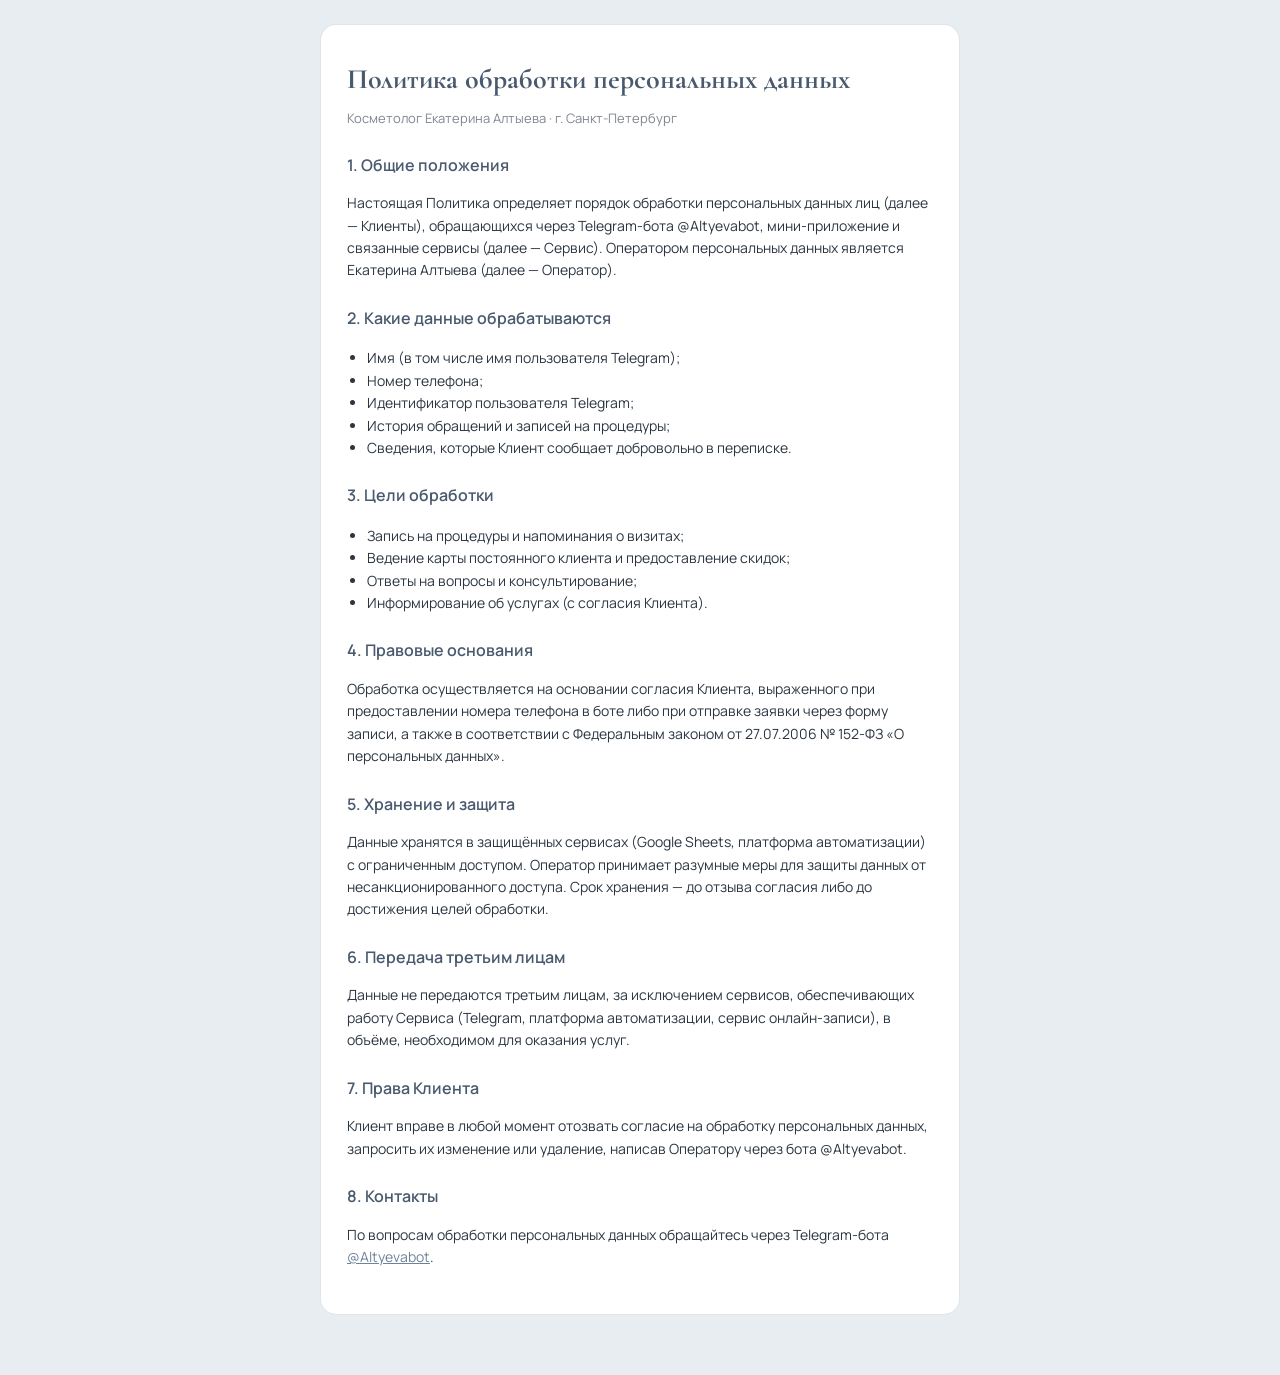
<file: privacy.html>
<!DOCTYPE html>
<html lang="ru">
<head>
<meta charset="UTF-8">
<meta name="viewport" content="width=device-width, initial-scale=1.0">
<title>Политика обработки персональных данных · Altyeva</title>
<link href="https://fonts.googleapis.com/css2?family=Cormorant+Garamond:wght@600&family=Manrope:wght@400;500;600&display=swap" rel="stylesheet">
<style>
  :root{ --bg:#E8EDF1; --panel:#fff; --line:rgba(90,110,130,0.18); --steel:#6E8299; --steel-dk:#4A5A6E; --ink:#2B3642; --muted:rgba(43,54,66,0.6); }
  *{box-sizing:border-box;}
  body{margin:0;background:var(--bg);color:var(--ink);font-family:'Manrope',sans-serif;line-height:1.6;padding:24px 18px 60px;}
  .wrap{max-width:640px;margin:0 auto;background:var(--panel);border:1px solid var(--line);border-radius:16px;padding:32px 26px;}
  h1{font-family:'Cormorant Garamond',serif;font-size:28px;color:var(--steel-dk);margin:0 0 6px;}
  .upd{font-size:13px;color:var(--muted);margin:0 0 24px;}
  h2{font-size:16px;color:var(--steel-dk);margin:24px 0 8px;font-weight:600;}
  p,li{font-size:14px;color:var(--ink);}
  ul{padding-left:20px;}
  a{color:var(--steel);}
</style>
</head>
<body>
<div class="wrap">
  <h1>Политика обработки персональных данных</h1>
  <p class="upd">Косметолог Екатерина Алтыева · г. Санкт-Петербург</p>

  <h2>1. Общие положения</h2>
  <p>Настоящая Политика определяет порядок обработки персональных данных лиц (далее — Клиенты), обращающихся через Telegram-бота @Altyevabot, мини-приложение и связанные сервисы (далее — Сервис). Оператором персональных данных является Екатерина Алтыева (далее — Оператор).</p>

  <h2>2. Какие данные обрабатываются</h2>
  <ul>
    <li>Имя (в том числе имя пользователя Telegram);</li>
    <li>Номер телефона;</li>
    <li>Идентификатор пользователя Telegram;</li>
    <li>История обращений и записей на процедуры;</li>
    <li>Сведения, которые Клиент сообщает добровольно в переписке.</li>
  </ul>

  <h2>3. Цели обработки</h2>
  <ul>
    <li>Запись на процедуры и напоминания о визитах;</li>
    <li>Ведение карты постоянного клиента и предоставление скидок;</li>
    <li>Ответы на вопросы и консультирование;</li>
    <li>Информирование об услугах (с согласия Клиента).</li>
  </ul>

  <h2>4. Правовые основания</h2>
  <p>Обработка осуществляется на основании согласия Клиента, выраженного при предоставлении номера телефона в боте либо при отправке заявки через форму записи, а также в соответствии с Федеральным законом от 27.07.2006 № 152-ФЗ «О персональных данных».</p>

  <h2>5. Хранение и защита</h2>
  <p>Данные хранятся в защищённых сервисах (Google Sheets, платформа автоматизации) с ограниченным доступом. Оператор принимает разумные меры для защиты данных от несанкционированного доступа. Срок хранения — до отзыва согласия либо до достижения целей обработки.</p>

  <h2>6. Передача третьим лицам</h2>
  <p>Данные не передаются третьим лицам, за исключением сервисов, обеспечивающих работу Сервиса (Telegram, платформа автоматизации, сервис онлайн-записи), в объёме, необходимом для оказания услуг.</p>

  <h2>7. Права Клиента</h2>
  <p>Клиент вправе в любой момент отозвать согласие на обработку персональных данных, запросить их изменение или удаление, написав Оператору через бота @Altyevabot.</p>

  <h2>8. Контакты</h2>
  <p>По вопросам обработки персональных данных обращайтесь через Telegram-бота <a href="https://t.me/Altyevabot">@Altyevabot</a>.</p>

</div>
</body>
</html>
</file>
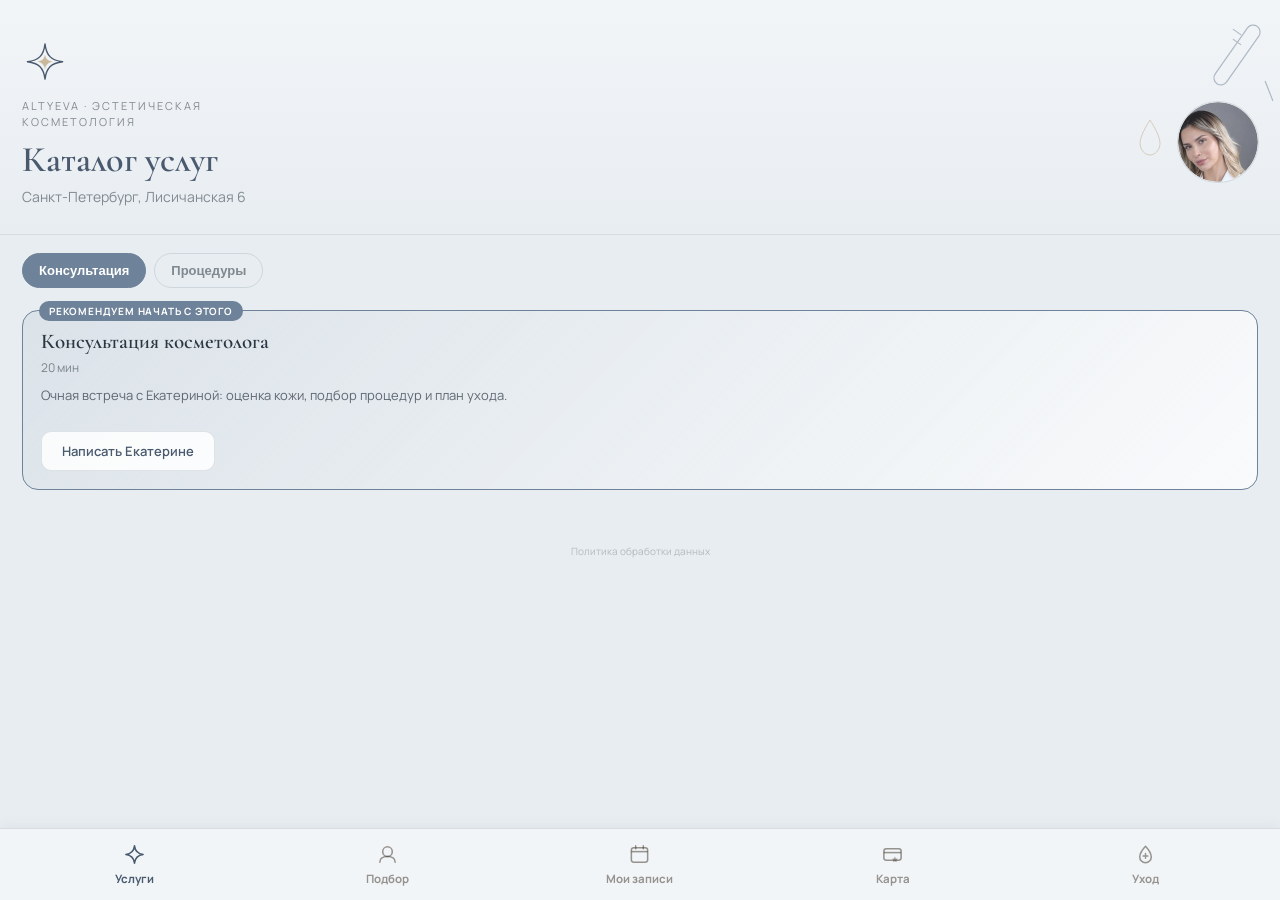
<file: ОТКРЫВАЙ ЭТО.html>
<!DOCTYPE html>
<html lang="ru">
<head>
<meta charset="UTF-8">
<meta name="viewport" content="width=device-width, initial-scale=1.0, maximum-scale=1.0, user-scalable=no">
<title>Екатерина Алтыева</title>
<script src="https://telegram.org/js/telegram-web-app.js"></script>
<link rel="preconnect" href="https://fonts.googleapis.com">
<link href="https://fonts.googleapis.com/css2?family=Cormorant+Garamond:wght@500;600;700&family=Manrope:wght@400;500;600;700&display=swap" rel="stylesheet">
<style>
  :root {
    --bg: #E8EDF1;
    --bg2: #DDE4EA;
    --panel: rgba(255,255,255,0.62);
    --panel-hi: rgba(255,255,255,0.85);
    --line: rgba(90,110,130,0.18);
    --steel: #6E8299;
    --steel-dk: #4A5A6E;
    --ink: #2B3642;
    --muted: rgba(43,54,66,0.55);
    --accent: #8CA3B8;
    --gold: #4A5A6E;
  }
  * { box-sizing: border-box; }
  body {
    margin: 0;
    background: var(--bg);
    color: var(--ink);
    font-family: 'Manrope', sans-serif;
    -webkit-font-smoothing: antialiased;
    padding-bottom: 100px;
  }
  .page { display: none; }
  .page.active { display: block; }

  .hero {
    padding: 40px 22px 26px;
    border-bottom: 1px solid var(--line);
    background: linear-gradient(180deg, #F2F5F8 0%, var(--bg) 100%);
  }
  .hero .eyebrow {
    font-size: 11px;
    letter-spacing: 0.18em;
    text-transform: uppercase;
    color: var(--muted);
    margin: 0 0 10px;
  }
  .hero h1 {
    font-family: 'Cormorant Garamond', serif;
    font-weight: 600;
    font-size: 36px;
    line-height: 1.1;
    margin: 0 0 8px;
    color: var(--steel-dk);
  }
  .hero p {
    margin: 0;
    font-size: 14px;
    color: var(--muted);
    max-width: 32ch;
    line-height: 1.45;
  }

  .chips {
    display: flex;
    flex-wrap: wrap;
    gap: 8px;
    padding: 18px 22px;
  }
  .chip {
    padding: 9px 16px;
    border-radius: 100px;
    border: 1px solid var(--line);
    background: transparent;
    color: var(--muted);
    font-size: 13px;
    font-weight: 600;
    cursor: pointer;
    transition: all 0.18s;
  }
  .chip.active {
    background: var(--steel);
    border-color: var(--steel);
    color: #ffffff;
  }

  .list { padding: 4px 22px 32px; display: flex; flex-direction: column; gap: 12px; }
  .section-label {
    font-family: 'Cormorant Garamond', serif;
    font-size: 16px;
    font-weight: 600;
    color: var(--muted);
    margin: 16px 2px 2px;
  }
  .section-label:first-child { margin-top: 4px; }

  .card {
    background: var(--panel);
    border: 1px solid var(--line);
    border-radius: 16px;
    padding: 18px;
  }
  .card-top {
    display: flex;
    justify-content: space-between;
    align-items: baseline;
    gap: 12px;
  }
  .card-name { flex: 1; }
  .card-special {
    background: linear-gradient(135deg, rgba(140,163,184,0.14), rgba(255,255,255,0.75));
    border: 1px solid var(--steel);
    position: relative;
  }
  .card-special::before {
    content: 'Рекомендуем начать с этого';
    position: absolute; top: -10px; left: 16px;
    font-size: 10px; letter-spacing: 0.08em; text-transform: uppercase;
    background: var(--steel); color: #fff;
    padding: 3px 10px; border-radius: 100px; font-weight: 700;
  }
  .card-special .card-price { color: var(--steel-dk); }
  .card-name {
    font-family: 'Cormorant Garamond', serif;
    font-weight: 600;
    font-size: 21px;
    line-height: 1.2;
    margin: 0;
    color: var(--ink);
  }
  .card-price { font-weight: 700; font-size: 16px; color: var(--platinum); white-space: nowrap; }
  .card-meta { font-size: 12px; color: var(--muted); margin-top: 5px; }
  .card-meta .drug { color: var(--gold); font-weight: 600; }
  .card-desc { font-size: 13px; line-height: 1.5; color: rgba(43,54,66,0.72); margin: 10px 0 0; }
  .card-book {
    display: inline-block;
    margin-top: 14px;
    padding: 10px 20px;
    border-radius: 10px;
    background: var(--panel-hi);
    border: 1px solid var(--line);
    color: var(--steel-dk);
    font-weight: 600;
    font-size: 13px;
    text-decoration: none;
  }

  .simple-page { padding: 40px 24px; }
  .simple-page .eyebrow {
    font-size: 11px; letter-spacing: 0.18em; text-transform: uppercase;
    color: var(--muted); margin: 0 0 8px;
  }
  .simple-page h2 {
    font-family: 'Cormorant Garamond', serif; font-weight: 600; font-size: 30px;
    margin: 0 0 8px; color: var(--steel-dk);
  }
  .simple-page .intro { font-size: 14px; color: var(--muted); line-height: 1.5; margin: 0 0 24px; max-width: 34ch; }

  .block {
    background: var(--panel);
    border: 1px solid var(--line);
    border-radius: 16px;
    padding: 22px;
    margin-bottom: 16px;
  }
  .block-icon {
    width: 44px; height: 44px; border-radius: 12px;
    background: var(--panel-hi); display: flex; align-items: center; justify-content: center;
    font-size: 20px; margin-bottom: 14px;
  }
  .block h3 {
    font-family: 'Cormorant Garamond', serif; font-weight: 600; font-size: 22px;
    margin: 0 0 6px; color: var(--steel-dk);
  }
  .block p { font-size: 13px; color: var(--muted); line-height: 1.5; margin: 0 0 16px; }
  .btn-primary {
    display: block; width: 100%; padding: 15px; border: none; border-radius: 12px;
    background: var(--steel); color: #ffffff; font-family: 'Manrope',sans-serif;
    font-weight: 700; font-size: 15px; text-align: center; text-decoration: none; cursor: pointer;
  }
  .field { margin-bottom: 14px; }
  .field label { display: block; font-size: 12px; color: var(--muted); margin-bottom: 6px; font-weight: 600; }
  .field input, .field select, .field textarea {
    width: 100%; padding: 12px 14px; border: 1px solid var(--line); border-radius: 10px;
    background: var(--bg); color: var(--ink); font-family: 'Manrope',sans-serif; font-size: 14px;
    box-sizing: border-box;
  }
  .field textarea { min-height: 64px; resize: vertical; }
  .status { font-size: 13px; color: var(--gold); margin-top: 10px; }

  /* Карта лояльности */
  .loyalty-card {
    position: relative; border-radius: 18px; padding: 24px 22px;
    background: linear-gradient(135deg, #EEF2F5 0%, #DCE3E9 100%);
    border: 1px solid rgba(201,169,106,0.25); overflow: hidden; margin-bottom: 16px;
  }
  .loyalty-card::after {
    content:''; position:absolute; inset:0;
    background: radial-gradient(circle at 88% 12%, rgba(201,169,106,0.22), transparent 55%);
  }
  .loyalty-top { display:flex; justify-content:space-between; align-items:flex-start; position:relative; }
  .loyalty-eyebrow { font-size:11px; letter-spacing:0.14em; text-transform:uppercase; color:var(--muted); margin:0 0 6px; }
  .loyalty-level { font-family:'Cormorant Garamond',serif; font-size:26px; font-weight:700; margin:0; color:var(--steel-dk); }
  .loyalty-sub { font-size:13px; color:var(--muted); margin:2px 0 0; }
  .loyalty-badge { font-size:11px; font-weight:700; padding:5px 12px; border-radius:100px; background:rgba(201,169,106,0.2); color:var(--gold); white-space:nowrap; }
  .loyalty-discount { position:relative; margin-top:16px; font-size:14px; color:var(--gold); font-weight:700; }
  .loyalty-progress { font-size:12px; color:var(--muted); margin:18px 0 8px; position:relative; }
  .loyalty-bar { height:6px; border-radius:100px; background:rgba(237,238,240,0.12); overflow:hidden; position:relative; }
  .loyalty-fill { height:100%; width:0%; background:var(--gold); border-radius:100px; transition:width .5s; }
  .loyalty-last { position:relative; font-size:12px; color:var(--muted); margin-top:14px; }

  .tiers { margin-bottom:16px; border:1px solid var(--line); border-radius:14px; overflow:hidden; }
  .tier { display:flex; justify-content:space-between; align-items:center; padding:13px 16px; font-size:13.5px; border-bottom:1px solid var(--line); }
  .tier:last-child { border-bottom:none; }
  .tier.current { background:var(--panel-hi); }
  .tier-name { font-weight:700; color:var(--steel-dk); }
  .tier-req { font-weight:500; color:var(--muted); font-size:12px; margin-left:7px; }
  .tier-perk { color:var(--gold); font-weight:700; }

  .find-phone { background:var(--panel); border:1px solid var(--line); border-radius:14px; padding:16px; margin-bottom:16px; }
  .find-phone .row { display:flex; gap:8px; }
  .find-phone input { flex:1; padding:11px 13px; border:1px solid var(--line); border-radius:10px; background:var(--bg); color:var(--ink); font-size:14px; font-family:'Manrope',sans-serif; }
  .find-phone button { padding:11px 18px; border:none; border-radius:10px; background:var(--steel); color:#ffffff; font-weight:700; font-size:13px; cursor:pointer; }

  .history-title { font-family:'Cormorant Garamond',serif; font-size:19px; font-weight:600; margin:22px 2px 6px; color:var(--steel-dk); }
  .history-note { font-size:12px; color:var(--muted); margin:0 2px 12px; line-height:1.4; }
  .history-item { background:var(--panel); border:1px solid var(--line); border-radius:12px; padding:13px 15px; margin-bottom:8px; }
  .history-service { font-weight:600; font-size:14px; color:var(--steel-dk); }
  .history-date { font-size:12px; color:var(--muted); margin-top:3px; }

  .tabbar {
    position:fixed; bottom:0; left:0; right:0; display:flex;
    background:#F2F5F8; border-top:1px solid var(--line);
    padding:8px 8px calc(8px + env(safe-area-inset-bottom));
  }
  .tab { flex:1; display:flex; flex-direction:column; align-items:center; gap:3px; background:none; border:none; padding:6px 4px; font-family:'Manrope',sans-serif; font-size:11px; font-weight:600; color:var(--muted); cursor:pointer; }
  .tab.active { color:var(--gold); }
  .tab-icon { font-size:19px; line-height:1; }

  .proc-btn{display:flex;align-items:center;justify-content:space-between;gap:12px;background:var(--panel);border:1px solid var(--line);border-radius:14px;padding:16px 18px;cursor:pointer;text-align:left;width:100%;font-family:'Manrope',sans-serif;}
  .proc-title{font-family:'Cormorant Garamond',serif;font-weight:600;font-size:18px;color:var(--steel-dk);}
  .proc-sub{font-size:12px;color:var(--muted);}
  .proc-arrow{color:var(--steel);font-size:18px;flex:none;}
  .back{background:none;border:none;color:var(--steel);font-size:14px;font-weight:600;padding:0 0 14px;cursor:pointer;font-family:'Manrope',sans-serif;}
  .care-sect-h{font-size:13px;font-weight:700;letter-spacing:.02em;text-transform:uppercase;margin:16px 0 8px;}
  .care-sect-h.do{color:#5B8A6B;} .care-sect-h.dont{color:#B5734A;} .care-sect-h.when{color:var(--steel-dk);}
  .care-ul{list-style:none;margin:0;padding:0;display:flex;flex-direction:column;gap:8px;}
  .care-ul li{background:var(--panel);border:1px solid var(--line);border-radius:12px;padding:12px 14px;font-size:14px;line-height:1.45;display:flex;gap:10px;align-items:flex-start;}
  .care-ul .ic{flex:none;}
  .care-alert{background:rgba(181,115,74,.1);border:1px solid rgba(181,115,74,.3);border-radius:12px;padding:14px 16px;font-size:13.5px;line-height:1.5;color:var(--steel-dk);margin-top:16px;}
  .care-alert b{color:#B5734A;}

  .tab-svg{width:22px;height:22px;display:block;margin:0 auto 2px;color:inherit;}
  .tab{color:var(--muted);} .tab.active{color:var(--gold);}

  .hero{position:relative;overflow:hidden;}
  .hero-decor{position:absolute;top:-10px;right:-30px;pointer-events:none;z-index:0;}
  .hero > *:not(.hero-decor){position:relative;z-index:1;}

  .subchips{padding-top:0;padding-bottom:10px;}
  .subchips .chip{font-size:12.5px;padding:7px 13px;}

  .facewrap{position:relative;width:100%;max-width:520px;margin:0 auto;}
  .facewrap img{width:100%;display:block;}
  .facewrap svg{position:absolute;inset:0;width:100%;height:100%;}
  .fzone{fill:rgba(169,139,84,0);stroke:transparent;stroke-width:2;cursor:pointer;transition:fill .2s,stroke .2s;}
  .fzone:hover{fill:rgba(169,139,84,0.2);stroke:var(--gold);}
  .fzone.active{fill:rgba(169,139,84,0.3);stroke:var(--gold);}
  .fhint{text-align:center;font-size:12px;color:var(--muted);padding:10px 24px 0;}
  .fpanel{display:none;margin:12px 18px 0;background:var(--panel);border:1px solid var(--line);border-radius:16px;padding:16px;}
  .fpanel-title{font-family:'Cormorant Garamond',serif;font-size:20px;color:var(--steel-dk);margin:0 0 12px;}
  .fopt{display:flex;justify-content:space-between;align-items:center;gap:10px;background:#fff;border:1px solid var(--line);border-radius:12px;padding:12px 14px;margin-bottom:8px;}
  .fopt-name{font-weight:600;font-size:14px;} .fopt-sub{font-size:11.5px;color:var(--gold);font-weight:600;}
  .fopt-btn{flex:none;background:var(--steel);color:#fff;border:none;border-radius:9px;padding:8px 15px;font-size:12.5px;font-weight:600;font-family:'Manrope';cursor:pointer;}
  .fdetail{margin:12px 18px 0;}
  .fback{background:none;border:none;color:var(--steel);font-size:13px;font-weight:600;padding:0 0 12px;cursor:pointer;font-family:'Manrope';}
  .fdetail-card{background:var(--panel);border:1px solid var(--line);border-radius:16px;padding:22px;}
  .fdetail-zone{font-size:11px;letter-spacing:.08em;text-transform:uppercase;color:var(--steel);font-weight:700;margin-bottom:6px;}
  .fdetail-name{font-family:'Cormorant Garamond',serif;font-size:24px;color:var(--steel-dk);margin:0;}
  .fdetail-drug{font-size:13px;color:var(--gold);font-weight:600;margin:2px 0 12px;}
  .fdetail-price{font-size:26px;font-weight:700;color:var(--ink);margin-bottom:12px;}
  .fdetail-desc{font-size:14px;line-height:1.5;color:rgba(58,50,38,0.75);margin:0 0 20px;}
  .fdetail-book{display:block;width:100%;padding:15px;border:none;border-radius:12px;background:var(--steel);color:#fff;font-weight:700;font-size:15px;text-align:center;text-decoration:none;}

  .tab{font-weight:700;font-size:11.5px;color:rgba(58,50,38,0.5);}
  .tab.active{color:var(--gold);}
  .tab-svg{width:23px;height:23px;stroke-width:2;}
  .tabbar{box-shadow:0 -2px 12px rgba(90,110,130,0.08);}

  .cat-dropdown{padding:0 20px 8px;display:none;}
  .cat-dropdown.show{display:block;}
  .cat-select{width:100%;padding:12px 14px;border:1px solid var(--line);border-radius:12px;background:#fff;color:var(--ink);font-family:'Manrope';font-size:14px;font-weight:600;appearance:none;background-image:url("data:image/svg+xml,%3Csvg xmlns='http://www.w3.org/2000/svg' width='12' height='8' viewBox='0 0 12 8'%3E%3Cpath d='M1 1l5 5 5-5' stroke='%236E8299' stroke-width='1.5' fill='none'/%3E%3C/svg%3E");background-repeat:no-repeat;background-position:right 14px center;}

  .card-variants{display:flex;flex-direction:column;gap:8px;margin-top:12px;}
  .vbtn{margin-top:0 !important;text-align:center;}
  .card-btns{margin-top:12px;}

  .tab.active { color: var(--steel-dk) !important; }
  .fmap-toolbar{display:flex;align-items:center;justify-content:space-between;gap:12px;padding:10px 18px 0;}
  .fmap-toolbar .fhint{padding:0;text-align:left;flex:1;}
  .fview-btn{flex:none;height:40px;padding:0 14px;border-radius:10px;border:1px solid var(--line);background:#fff;color:var(--steel-dk);font-family:'Manrope',sans-serif;font-size:12px;font-weight:700;cursor:pointer;}
  .face-stage{margin:10px 18px 0;border-radius:18px;overflow:hidden;background:#F2F5F8;border:1px solid var(--line);}
  .facewrap{position:relative;width:100%;max-width:520px;margin:0 auto;}
  .facewrap img{width:100%;display:block;}
  .facewrap svg{position:absolute;inset:0;width:100%;height:100%;}
  .zone-path{fill:rgba(91,115,144,0.28);stroke:#5B7390;stroke-width:0.55;stroke-dasharray:1.4 1.1;stroke-linejoin:round;cursor:pointer;transition:fill .18s,stroke-width .18s,opacity .18s;}
  .zone-path.is-dim{opacity:.28;}
  .zone-path.is-active,.zone-path.is-hover{fill:rgba(74,90,110,0.46);stroke-dasharray:none;stroke-width:.85;opacity:1;}
  .zone-chips{display:grid;grid-template-columns:repeat(4,1fr);gap:6px;padding:12px 18px 8px;}
  .zchip{min-height:44px;border-radius:10px;border:1px solid var(--line);background:#fff;color:var(--steel-dk);font-family:'Manrope',sans-serif;cursor:pointer;display:flex;flex-direction:column;align-items:center;justify-content:center;padding:6px 4px;}
  .zchip b{font-size:11px;line-height:1;}
  .zchip span{font-size:11px;font-weight:700;line-height:1.15;margin-top:2px;}
  .zchip.on{background:var(--steel-dk);border-color:var(--steel-dk);color:#fff;}
  .fempty{margin:8px 18px 16px;background:var(--panel);border:1px solid var(--line);border-radius:16px;padding:18px;}
  .fempty h3{font-family:'Cormorant Garamond',serif;font-size:20px;color:var(--steel-dk);margin:0 0 6px;}
  .fempty p{font-size:13px;color:var(--muted);margin:0;line-height:1.45;}

  .hero-row{display:flex;align-items:flex-start;gap:16px;}
  .hero-row .hero-copy{flex:1;min-width:0;}
  .hero-avatar{width:80px;height:80px;border-radius:50%;object-fit:cover;object-position:center 18%;flex:none;margin-top:4px;box-shadow:0 0 0 1px var(--line);}
  .zone-chips{display:flex;gap:6px;overflow-x:auto;padding:10px 18px 8px;scrollbar-width:none;}
  .zone-chips::-webkit-scrollbar{display:none;}
  .zchip{flex:none;width:36px;height:36px;border-radius:999px;border:1px solid var(--line);background:#fff;color:var(--steel-dk);font-family:'Manrope',sans-serif;font-size:13px;font-weight:700;cursor:pointer;}
  .zchip.on{background:var(--steel-dk);border-color:var(--steel-dk);color:#fff;}
  .zchip span{display:none;}
  .face-stage{margin:4px 18px 0;border-radius:18px;overflow:hidden;background:#E8E8EA;border:1px solid var(--line);}
  .facewrap{position:relative;width:100%;max-width:520px;margin:0 auto;}
  .facewrap img{width:100%;display:block;}
  .facewrap svg{position:absolute;inset:0;width:100%;height:100%;}
  .zone-path{fill:transparent;stroke:transparent;pointer-events:none;}
  .zone-hit{fill:transparent;stroke:transparent;stroke-width:8;cursor:pointer;}
  .badge-circle{fill:rgba(247,249,251,0.88);stroke:rgba(74,163,212,0.7);stroke-width:0.35;}
  .badge-num{fill:rgba(61,146,194,0.95);pointer-events:none;}
  .badge-g{transform-box:fill-box;transform-origin:center;}
  .zone-g:hover .badge-circle,.zone-g.is-on .badge-circle{fill:#4a5a6e;stroke:#4a5a6e;}
  .zone-g:hover .badge-num,.zone-g.is-on .badge-num{fill:#fff;}
  .zone-g:hover .badge-g,.zone-g.is-on .badge-g{transform:scale(1.18);}
  .fview-btn{display:none !important;}
  .fempty{margin:8px 18px 16px;background:var(--panel);border:1px solid var(--line);border-radius:16px;padding:18px;}
  .fempty h3{font-family:'Cormorant Garamond',serif;font-size:20px;color:var(--steel-dk);margin:0 0 6px;}
  .fempty p{font-size:13px;color:var(--muted);margin:0;line-height:1.45;}
</style>
</head>
<body>
<div class="page active" id="page-services">
  <div class="hero"><div class="hero-decor"><svg viewBox="0 0 200 200" width="200" height="200" fill="none" xmlns="http://www.w3.org/2000/svg">
  <g stroke="#6E8299" stroke-width="1.2" opacity="0.5">
    <rect x="120" y="30" width="14" height="70" rx="7" transform="rotate(35 127 65)"/>
    <path d="M150 95 l18 12" transform="rotate(35 159 101)"/>
    <line x1="122" y1="42" x2="132" y2="42" transform="rotate(35 127 42)"/>
    <line x1="122" y1="52" x2="132" y2="52" transform="rotate(35 127 52)"/>
  </g>
  <g stroke="#A98B54" stroke-width="1" opacity="0.35">
    <path d="M40 130 C40 130, 30 145, 30 153 C30 160, 35 165, 40 165 C45 165, 50 160, 50 153 C50 145, 40 130, 40 130 Z"/>
  </g>
</svg></div>
    <svg width="46" height="46" viewBox="0 0 60 60" style="display:block;margin-bottom:12px;" xmlns="http://www.w3.org/2000/svg">
      <g transform="translate(30,30)">
        <path d="M0 -25 C1.7 -10, 8 -3.3, 23 -1.7 C8 0, 1.7 6.5, 0 21 C-1.7 6.5, -8 0, -23 -1.7 C-8 -3.3, -1.7 -10, 0 -25 Z" fill="none" stroke="#4A5A6E" stroke-width="1.8" stroke-linejoin="round"/>
        <path d="M0 -11 C0.8 -5.5, 4 -2.5, 10 -1.7 C4 -0.8, 0.8 2.5, 0 8 C-0.8 2.5, -4 -0.8, -10 -1.7 C-4 -2.5, -0.8 -5.5, 0 -11 Z" fill="#A98B54" opacity="0.55"/>
      </g>
    </svg>
    <div class="hero-row">
      <div class="hero-copy">
        <p class="eyebrow">Altyeva · эстетическая косметология</p>
        <h1>Каталог услуг</h1>
        <p>Санкт-Петербург, Лисичанская 6</p>
      </div>
      <img class="hero-avatar" src="[data-uri]" alt="Екатерина Алтыева" width="80" height="80">
    </div>
  </div>
  <div class="chips" id="chips"></div>
  <div id="catDropdown" class="cat-dropdown"></div>
  <div class="list" id="list"></div>
  <div id="svcDetail"></div>
</div>

<div class="page" id="page-facemap">
  <div class="hero" style="padding-bottom:6px;">
    <p class="eyebrow">Подбор процедуры</p>
    <h1 style="font-size:26px;">Карта лица</h1>
    <p style="margin:2px 0 0;font-size:13px;color:var(--muted);">Нажмите на зону — покажу процедуры</p>
  </div>
  
  <div class="fmap-toolbar">
    <p class="fhint" id="fhint">Нажмите зону на схеме или номер.</p>
  </div>
  <div class="zone-chips" id="zoneChips"></div>
  <div class="face-stage">
    <div class="facewrap" id="facewrap">
      <img id="faceImg" src="[data-uri]" alt="3D-модель лица">
      <svg id="faceSvg" viewBox="0 0 100 133.11" preserveAspectRatio="xMidYMid meet" xmlns="http://www.w3.org/2000/svg"></svg>
    </div>
  </div>
  <div class="fpanel" id="fpanel" style="display:none;"></div>
  <div class="fdetail" id="fdetail"></div>
</div>
<div class="page" id="page-booking">
  <div class="simple-page">
    <p class="eyebrow">Онлайн-запись</p>
    <h2>Запись</h2>
    <p class="intro">Выберите услугу, дату и время на DIKIDI — или оставьте заявку, если слота нет.</p>

    <div class="block">
      <div class="block-icon">📅</div>
      <h3>Календарь DIKIDI</h3>
      <p>Актуальные свободные окна, выбор процедуры и подтверждение записи.</p>
      <a class="btn-primary" href="https://dikidi.net/ru/profile/katya_1788592" target="_blank">Записаться на DIKIDI</a>
      <a class="btn-primary" style="background:transparent;border:1px solid var(--line);color:var(--steel-dk);margin-top:10px;" href="https://dikidi.net/ru/recording/" target="_blank">Посмотреть мои записи</a>
      <a class="btn-primary" style="background:transparent;border:1px solid var(--line);color:var(--steel-dk);margin-top:10px;" href="#" onclick="return false;">История моих записей</a>
    </div>

    <div class="block">
      <div class="block-icon">🕐</div>
      <h3>Нет подходящего времени</h3>
      <p>Если в календаре нет удобного слота — оставьте заявку. Екатерина напишет и подберёт другое время.</p>
      <div class="field"><label>Имя</label><input id="rtName" type="text" placeholder="Анна"></div>
      <div class="field"><label>Телефон</label><input id="rtPhone" type="tel" placeholder="+7 999 000-00-00"></div>
      <div class="field"><label>Процедура</label><select id="rtService"></select></div>
      <div class="field"><label>Желаемые дата и время</label><input id="rtWhen" type="text" placeholder="Например, 12 сентября после 16:00"></div>
      <button class="btn-primary" id="rtSubmit">Оставить заявку</button>
      <p style="font-size:11px;color:var(--muted);margin-top:10px;line-height:1.4;">Отправляя заявку, вы соглашаетесь с <a href="https://bitter-meadow-80cd.tradeban92.workers.dev/privacy.html" target="_blank" style="color:var(--steel);">политикой обработки персональных данных</a></p>
      <p class="status" id="rtStatus"></p>
    </div>
  </div>
</div>

<div class="page" id="page-loyalty">
  <div class="simple-page">
    <div class="loyalty-card">
      <div class="loyalty-top">
        <div>
          <p class="loyalty-eyebrow">Карта постоянного клиента</p>
          <p class="loyalty-level" id="loyLevel">Загрузка…</p>
          <p class="loyalty-sub" id="loyName"></p>
        </div>
        <span class="loyalty-badge" id="loyVisits">—</span>
      </div>
      <div class="loyalty-discount" id="loyDiscount"></div>
      <p class="loyalty-progress" id="loyProgress">До следующего уровня</p>
      <div class="loyalty-bar"><div class="loyalty-fill" id="loyFill"></div></div>
      <p class="loyalty-last" id="loyLast"></p>
    </div>

    

    <div class="tiers" id="tiers"></div>

    <div id="historyWrap" style="display:none;">
      <div class="history-title">История визитов</div>
      <p class="history-note">В уровень входят только состоявшиеся визиты — по дате посещения, не позже сегодня.</p>
      <div id="historyList"></div>
    </div>
    <p class="status" id="loyNote" style="color:var(--muted);"></p>
  </div>
</div>

<div class="page" id="page-care">
  <div class="simple-page">
    <p class="eyebrow">После процедуры</p>
    <h2 id="careTitle">Памятка по уходу</h2>
    <p class="intro" id="careSub">Выберите процедуру, которую вы сделали — покажу, как ухаживать за собой после.</p>
    <div id="careGrid" style="display:flex;flex-direction:column;gap:10px;"></div>
    <div id="careMemo" style="display:none;"></div>
  </div>
</div>

<div style="text-align:center;padding:16px 20px 8px;">
  <a href="https://bitter-meadow-80cd.tradeban92.workers.dev/privacy.html" target="_blank" style="font-size:10px;color:rgba(43,54,66,0.28);text-decoration:none;">Политика обработки данных</a>
</div>
<div class="tabbar">
  <button class="tab active" data-page="page-services">
    <svg class="tab-svg" viewBox="0 0 24 24" fill="none"><path d="M12 3 C12.6 8, 16 11.4, 21 12 C16 12.6, 12.6 16, 12 21 C11.4 16, 8 12.6, 3 12 C8 11.4, 11.4 8, 12 3 Z" stroke="currentColor" stroke-width="1.6" stroke-linejoin="round"/></svg>
    Услуги</button>
  <button class="tab" data-page="page-facemap">
    <svg class="tab-svg" viewBox="0 0 24 24" fill="none"><circle cx="12" cy="9" r="5" stroke="currentColor" stroke-width="1.6"/><path d="M4 20 C4 15.5, 8 14, 12 14 C16 14, 20 15.5, 20 20" stroke="currentColor" stroke-width="1.6" stroke-linecap="round"/></svg>
    Подбор</button>
  <button class="tab" data-page="page-booking">
    <svg class="tab-svg" viewBox="0 0 24 24" fill="none"><rect x="3.5" y="5" width="17" height="15" rx="2.5" stroke="currentColor" stroke-width="1.6"/><path d="M3.5 9 H20.5" stroke="currentColor" stroke-width="1.6"/><path d="M8 3 V6 M16 3 V6" stroke="currentColor" stroke-width="1.6" stroke-linecap="round"/></svg>
    Мои записи</button>
  <button class="tab" data-page="page-loyalty">
    <svg class="tab-svg" viewBox="0 0 24 24" fill="none"><rect x="3" y="6" width="18" height="12" rx="2.5" stroke="currentColor" stroke-width="1.6"/><path d="M3 10 H21" stroke="currentColor" stroke-width="1.6"/><path d="M14.5 14.2 l1 1.9 l2.1 .3 l-1.5 1.5 l.35 2.1 l-1.9 -1 l-1.9 1 l.35 -2.1 l-1.5 -1.5 l2.1 -.3 Z" fill="currentColor" opacity="0.85"/></svg>
    Карта</button>
  <button class="tab" data-page="page-care">
    <svg class="tab-svg" viewBox="0 0 24 24" fill="none"><path d="M12 3.5 C12 3.5, 6 10, 6 14.5 C6 18, 8.7 20.5, 12 20.5 C15.3 20.5, 18 18, 18 14.5 C18 10, 12 3.5, 12 3.5 Z" stroke="currentColor" stroke-width="1.6" stroke-linejoin="round"/><path d="M12 11 V16 M9.5 13.5 H14.5" stroke="currentColor" stroke-width="1.5" stroke-linecap="round"/></svg>
    Уход</button>
</div>
<script>
const CATEGORIES = [
  { key:'botox', label:'Ботокс' },
  { key:'filler', label:'Филлеры' },
  { key:'blanching', label:'Бланширование' },
  { key:'biorevitalization', label:'Биоревитализация' },
  { key:'collagen', label:'Коллаген' },
  { key:'lipolytics', label:'Липолитики' },
  { key:'cleaning', label:'Чистка' },
  { key:'peeling', label:'Пилинг' },
  { key:'consultation', label:'Консультация' }
];
const FILLER_GROUPS = {
  lips:'Контурная пластика губ', cheeks:'Скулы', chin:'Подбородок',
  jawline:'Углы челюсти', dissolving:'Выведение геля', nasolabial:'Носогубные складки'
};
const SERVICES = [
  {name:"Лоб + межбровье + глаза",cat:"botox",subcat:"botox",drug:"Rentox",duration:"20 мин",price:8500,desc:"Одна процедура на три зоны: горизонтальные морщины лба, складка между бровей и гусиные лапки. Результат 4–6 месяцев.",url:"https://dkd.su/1788592/s/21815923"},
  {name:"Лоб + межбровье + глаза",cat:"botox",subcat:"botox",drug:"Релатокс",duration:"20 мин",price:14000,desc:"Комплекс на трёх зонах препаратом Релатокс: лоб, межбровье и морщинки вокруг глаз. Результат 4–6 месяцев.",url:"https://dkd.su/1788592/s/21815923"},
  {name:"Лоб + межбровье",cat:"botox",subcat:"botox",drug:"Rentox",duration:"20 мин",price:7500,desc:"Только верхняя треть: горизонтальные морщины на лбу и вертикальная складка между бровей. Глаза не затрагиваются.",url:"https://dkd.su/1788592/s/18950887"},
  {name:"Лоб + межбровье",cat:"botox",subcat:"botox",drug:"Релатокс",duration:"20 мин",price:12000,desc:"Верхняя треть на препарате Релатокс: лоб и межбровная складка.",url:"https://dkd.su/1788592/s/18950887"},
  {name:"Межбровье",cat:"botox",subcat:"botox",drug:"Rentox",duration:"15 мин",price:4500,desc:"Вертикальные складки между бровей — «морщины гнева». Быстрая процедура.",url:"https://dkd.su/1788592/s/21815928"},
  {name:"Межбровье",cat:"botox",subcat:"botox",drug:"Релатокс",duration:"15 мин",price:6000,desc:"Складка между бровей на препарате Релатокс.",url:"https://dkd.su/1788592/s/21815928"},
  {name:"Вокруг глаз",cat:"botox",subcat:"botox",drug:"Rentox",duration:"15 мин",price:3500,desc:"«Гусиные лапки» — морщинки в уголках глаз при улыбке.",url:"https://dkd.su/1788592/s/21815936"},
  {name:"Вокруг глаз",cat:"botox",subcat:"botox",drug:"Релатокс",duration:"15 мин",price:5000,desc:"Гусиные лапки на препарате Релатокс.",url:"https://dkd.su/1788592/s/21815936"},
  {name:"Подбородок",cat:"botox",subcat:"botox",drug:"",duration:"15 мин",price:3500,desc:"Убирает эффект «апельсиновой корки» на подбородке, расслабляет мышцу.",url:"https://dkd.su/1788592/s/21815941"},
  {name:"Десневая улыбка",cat:"botox",subcat:"botox",drug:"",duration:"15 мин",price:4000,desc:"При улыбке десна меньше обнажается. Естественный результат.",url:"https://dkd.su/1788592/s/21815946"},
  {name:"Гипергидроз (подмышки)",cat:"botox",subcat:"botox",drug:"",duration:"45 мин",price:18000,desc:"Блокирует потовые железы на 6–8 месяцев. Устраняет потливость и запах.",url:"https://dkd.su/1788592/s/19164797"},
  {name:"Платизма (шея)",cat:"botox",subcat:"botox",drug:"",duration:"30 мин",price:9000,desc:"Расслабляет мышцу шеи, тянущую лицо вниз. Лифтинг нижней трети и шеи.",url:"https://dkd.su/1788592/s/21815952"},
  {name:"Жевательные мышцы",cat:"botox",subcat:"botox",drug:"",duration:"30 мин",price:9000,desc:"Сужает лицо, делает овал V-образным. Помогает при бруксизме.",url:"https://dkd.su/1788592/s/21815960"},
  {name:"Белотеро Софт",cat:"blanching",subcat:"blanching",drug:"Merz, Германия",duration:"60 мин",price:15000,desc:"Немецкий препарат премиум-класса. Для тонкой кожи вокруг глаз и деликатных зон.",url:"https://dkd.su/1788592/s/21815966"},
  {name:"Tesoro Fine",cat:"blanching",subcat:"blanching",drug:"",duration:"60 мин",price:11000,desc:"Мягкое разглаживание мелких морщин, увлажнение и улучшение качества кожи.",url:"https://dkd.su/1788592/s/19452571"},
  {name:"Коллост Микро",cat:"collagen",subcat:"collagen",drug:"",duration:"60 мин",price:20000,desc:"Инновационная микроформа — мелкие частицы. Для тонкой и деликатной кожи.",url:"https://dkd.su/1788592/s/21815971"},
  {name:"Коллост 7%",cat:"collagen",subcat:"collagen",drug:"",duration:"60 мин",price:16000,desc:"Классическая концентрация для умеренной стимуляции коллагена. Кожа средней толщины.",url:"https://dkd.su/1788592/s/19014874"},
  {name:"Коллост 15%",cat:"collagen",subcat:"collagen",drug:"",duration:"60 мин",price:17000,desc:"Высокая концентрация для выраженной стимуляции. Для плотной кожи.",url:"https://dkd.su/1788592/s/21815974"},
  {name:"Лицо",cat:"lipolytics",subcat:"lipolytics",drug:"",duration:"30 мин",price:10000,desc:"Убирает второй подбородок, брыли, избытки жира в щеках. Курс 3–5 процедур.",url:"https://dkd.su/1788592/s/19014821"},
  {name:"Мезотерапия волос",cat:"lipolytics",subcat:"lipolytics",drug:"",duration:"30 мин",price:5000,desc:"Питает волосяные фолликулы, укрепляет волосы, уменьшает выпадение. Курс процедур.",url:"https://dikidi.net/ru/profile/ekaterina_1788592/service/22342423"},
  {name:"Пентакле",cat:"biorevitalization",subcat:"biorevitalization",drug:"базовый",duration:"60 мин",price:10000,desc:"Базовое глубокое увлажнение. Для первого знакомства и молодой кожи.",url:"https://dkd.su/1788592/s/19804528"},
  {name:"Реви Стронг / Силк",cat:"biorevitalization",subcat:"biorevitalization",drug:"премиум",duration:"60 мин",price:15000,desc:"Премиум-линейка: Силк — увлажнение, Стронг — лифтинг, Ай — зона вокруг глаз. 1 мл.",url:"https://dkd.su/1788592/s/21815987"},
  {name:"Мезовартон",cat:"biorevitalization",subcat:"biorevitalization",drug:"40+",duration:"60 мин",price:15000,desc:"Биорепарация и омоложение. Для более возрастной кожи 40+.",url:"https://dkd.su/1788592/s/21815993"},
  {name:"Губы — Южная Корея",cat:"filler",subcat:"lips",drug:"",duration:"60 мин",price:15000,desc:"Мягкий пластичный филлер с отличным результатом. Объём и коррекция формы. 1 мл.",url:"https://dkd.su/1788592/s/18950942"},
  {name:"Губы — Франция",cat:"filler",subcat:"lips",drug:"премиум",duration:"60 мин",price:18000,desc:"Филлер премиум-класса, мягкая текстура, длительный результат. 1 мл.",url:"https://dkd.su/1788592/s/21816000"},
  {name:"Скулы — Tesoro SAB",cat:"filler",subcat:"cheeks",drug:"",duration:"60 мин",price:15000,desc:"Восполнение объёма скуловой области, лифтинг средней трети лица.",url:"https://dkd.su/1788592/s/21816006"},
  {name:"Скулы — Stylage L",cat:"filler",subcat:"cheeks",drug:"",duration:"60 мин",price:18000,desc:"Выраженная коррекция скул, чёткий рельеф средней трети.",url:"https://dkd.su/1788592/s/21816006"},
  {name:"Подбородок — Tesoro SAB",cat:"filler",subcat:"chin",drug:"",duration:"45 мин",price:15000,desc:"Коррекция формы подбородка, улучшает профиль, устраняет асимметрию.",url:"https://dkd.su/1788592/s/19807822"},
  {name:"Подбородок — Stylage L",cat:"filler",subcat:"chin",drug:"",duration:"45 мин",price:18000,desc:"Выраженная коррекция подбородка, плотная фиксация формы.",url:"https://dkd.su/1788592/s/19807822"},
  {name:"Углы челюсти (3 мл)",cat:"filler",subcat:"jawline",drug:"",duration:"60 мин",price:30000,desc:"Коррекция углов нижней челюсти. Выраженный эффект jawline и чёткий овал.",url:"https://dkd.su/1788592/s/21814912"},
  {name:"Выведение геля",cat:"filler",subcat:"dissolving",drug:"",duration:"45 мин",price:6000,desc:"Растворение гиалуронового филлера при миграции, гиперкоррекции или по желанию.",url:"https://dkd.su/1788592/s/21816013"},
  {name:"Носогубные складки",cat:"filler",subcat:"nasolabial",drug:"",duration:"60 мин",price:15000,desc:"Заполнение носогубных складок, смягчает выраженные заломы, освежает лицо.",url:"https://dkd.su/1788592/s/21816020"},
  {name:"Глубокая чистка",cat:"cleaning",subcat:"cleaning",drug:"",duration:"90 мин",price:4500,desc:"Распаривание + ультразвук + ручная экстракция + маска. Для жирной и проблемной кожи.",url:"https://dkd.su/1788592/s/19014940"},
  {name:"Мягкая чистка (ультразвук)",cat:"cleaning",subcat:"cleaning",drug:"",duration:"60 мин",price:2500,desc:"Без ручной экстракции. Для чувствительной кожи и поддержания результата.",url:"https://dkd.su/1788592/s/21821870"},
  {name:"Пилинг Джесснера",cat:"peeling",subcat:"peeling",drug:"",duration:"30 мин",price:5000,desc:"Поверхностно-срединный. Шелушение 3–5 дней. Для постакне, пигментации, пор.",url:"https://dkd.su/1788592/s/19014892"},
  {name:"Пилинг Bio Re Pill",cat:"peeling",subcat:"peeling",drug:"",duration:"30 мин",price:4000,desc:"Поверхностный, минимальная реабилитация (1–2 дня). Поддержание качества кожи.",url:"https://dkd.su/1788592/s/19014816"},
  {name:"Пилинг Peach Peel",cat:"peeling",subcat:"peeling",drug:"",duration:"30 мин",price:4200,desc:"Поверхностно-срединный. Без выраженного шелушения, глубокая стимуляция.",url:"https://dkd.su/1788592/s/21816020"},
  {name:"Чистка + пилинг",cat:"peeling",subcat:"peeling",drug:"комбо",duration:"100 мин",price:6500,desc:"Глубокое очищение пор плюс обновление кожи за один визит.",url:"https://dkd.su/1788592/s/21816020"},
  {name:"Консультация косметолога",cat:"consultation",subcat:"consultation",drug:"",duration:"20 мин",price:0,special:true,desc:"Очная встреча с Екатериной: оценка кожи, подбор процедур и план ухода.",url:"https://dikidi.net/ru/profile/ekaterina_1788592/service/18950915"}
];
function fmtPrice(p){ return p===0 ? 'Бесплатно' : p.toLocaleString('ru-RU')+' ₽'; }

function render(cat){
  document.getElementById('svcDetail').innerHTML='';
  const list=document.getElementById('list'); list.innerHTML='';
  const items=SERVICES.filter(s=>s.cat===cat);
  const groups=[]; const seen={};
  items.forEach(s=>{
    const key=(cat==='filler'?s.subcat+'|':'')+s.name;
    if(seen[key]!==undefined){ groups[seen[key]].variants.push(s); }
    else { seen[key]=groups.length; groups.push({base:s, variants:[s]}); }
  });
  let lastGroup=null;
  groups.forEach((g,gi)=>{
    const s=g.base;
    if(cat==='filler'){
      const grp=s.subcat;
      if(grp!==lastGroup){ const l=document.createElement('div'); l.className='section-label'; l.textContent=FILLER_GROUPS[grp]||grp; list.appendChild(l); lastGroup=grp; }
    }
    const card=document.createElement('div'); card.className=s.special?'card card-special':'card';
    const multi=g.variants.length>1;
    const metaLine = multi ? s.duration : (s.drug ? `<span class="drug">${s.drug}</span> · ${s.duration}` : s.duration);
    card.innerHTML=`
      <div class="card-top"><h3 class="card-name">${s.name}</h3></div>
      <div class="card-meta">${metaLine}</div>
      <p class="card-desc">${s.desc}</p>
      <div class="card-btns"></div>`;
    const bwrap=card.querySelector('.card-btns');
    if(s.special){
      const a=document.createElement('a'); a.className='card-book'; a.href='https://t.me/Altyevabot'; a.target='_blank'; a.textContent='Написать Екатерине';
      bwrap.appendChild(a);
    } else {
      const box=document.createElement('div'); box.className=multi?'card-variants':'';
      g.variants.forEach(v=>{
        const btn=document.createElement('button'); btn.className='card-book'+(multi?' vbtn':'');
        btn.textContent=multi?('Подробнее · '+v.drug):'Подробнее';
        btn.onclick=()=>showServiceDetail(v, cat, s.name);
        box.appendChild(btn);
      });
      bwrap.appendChild(box);
    }
    list.appendChild(card);
  });
}

function svcPrice(s){
  if(s.price===0) return 'Бесплатно';
  if(s.rawprice) return s.price+' ₽';
  return s.price.toLocaleString('ru-RU')+' ₽';
}
function showServiceDetail(v, cat, groupName){
  document.getElementById('list').style.display='none';
  document.getElementById('chips').style.display='none';
  const dd=document.getElementById('catDropdown'); if(dd) dd.style.display='none';
  const det=document.getElementById('svcDetail');
  det.innerHTML=`
    <div style="padding:8px 18px 0;">
      <button class="fback" onclick="closeServiceDetail()">← Назад к услугам</button>
      <div class="fdetail-card">
        <div class="fdetail-name">${groupName}</div>
        ${v.drug?`<div class="fdetail-drug">${v.drug}</div>`:''}
        <div class="fdetail-price">${svcPrice(v)}</div>
        <div class="fdetail-zone" style="margin:0 0 12px;">${v.duration}</div>
        <p class="fdetail-desc">${v.desc}</p>
        <a class="fdetail-book" href="${v.url}" target="_blank">Записаться</a>
      </div>
    </div>`;
  window.scrollTo(0,0);
}
function closeServiceDetail(){
  document.getElementById('svcDetail').innerHTML='';
  document.getElementById('list').style.display='flex';
  document.getElementById('chips').style.display='flex';
  const dd=document.getElementById('catDropdown'); if(dd && dd.classList.contains('show')) dd.style.display='block';
  window.scrollTo(0,0);
}

function initChips(){
  const top=document.getElementById('chips');
  const dd=document.getElementById('catDropdown');
  const SUBCATS=CATEGORIES.filter(c=>c.key!=='consultation');
  const bCons=document.createElement('button'); bCons.className='chip active'; bCons.textContent='Консультация';
  const bProc=document.createElement('button'); bProc.className='chip'; bProc.textContent='Процедуры';
  top.appendChild(bCons); top.appendChild(bProc);

  // dropdown с категориями
  const sel=document.createElement('select'); sel.className='cat-select';
  SUBCATS.forEach(sc=>{ const o=document.createElement('option'); o.value=sc.key; o.textContent=sc.label; sel.appendChild(o); });
  sel.onchange=()=>render(sel.value);
  dd.appendChild(sel);

  bProc.onclick=()=>{ bProc.classList.add('active'); bCons.classList.remove('active'); dd.classList.add('show'); render(sel.value); };
  bCons.onclick=()=>{ bCons.classList.add('active'); bProc.classList.remove('active'); dd.classList.remove('show'); render('consultation'); };
  // старт: консультация
  render('consultation');
}

function initTabs(){
  document.querySelectorAll('.tab').forEach(tab=>{
    tab.onclick=()=>{
      document.querySelectorAll('.tab').forEach(t=>t.classList.remove('active')); tab.classList.add('active');
      document.querySelectorAll('.page').forEach(p=>p.classList.remove('active'));
      document.getElementById(tab.dataset.page).classList.add('active');
      window.scrollTo(0,0);
    };
  });
}

// Заполняем select процедур в форме заявки
function initServiceSelect(){
  const sel=document.getElementById('rtService');
  SERVICES.forEach(s=>{
    const o=document.createElement('option');
    const label = s.drug ? `${s.name} · ${s.drug}` : s.name;
    o.value=label; o.textContent=label; sel.appendChild(o);
  });
}

// ===== Форма "нет подходящего времени" =====
const PREFERRED_TIME_API = 'https://unikon777.app.n8n.cloud/webhook/preferred-time';
function initRequestForm(){
  document.getElementById('rtSubmit').onclick=async ()=>{
    const name=document.getElementById('rtName').value.trim();
    const phone=document.getElementById('rtPhone').value.trim();
    const service=document.getElementById('rtService').value;
    const when=document.getElementById('rtWhen').value.trim();
    const comment='';
    const st=document.getElementById('rtStatus');
    if(!name || !phone){ st.textContent='Пожалуйста, укажите имя и телефон.'; return; }
    st.textContent='Отправляем…';
    const tg=window.Telegram?.WebApp?.initDataUnsafe?.user;
    try{
      await fetch(PREFERRED_TIME_API,{method:'POST',headers:{'Content-Type':'application/json'},
        body:JSON.stringify({ user_id:tg?.id||'', user_name:name, username:tg?.username||'',
          phone, service, desired_time:when, comment })});
      st.textContent='✅ Спасибо! Екатерина свяжется с вами и подберёт время.';
      document.getElementById('rtWhen').value=''; 
    }catch(e){ st.textContent='Не удалось отправить. Попробуйте ещё раз.'; }
  };
}

// ===== Карта лояльности =====
const LOYALTY_API='https://unikon777.app.n8n.cloud/webhook/loyalty-status';
const TIERS=[
  {name:'Новый клиент',req:0,perk:'без скидки'},
  {name:'Серебро',req:3,perk:'скидка 3%'},
  {name:'Золото',req:6,perk:'скидка 5%'},
  {name:'Платина',req:10,perk:'скидка 7%'}
];
function pluralVisit(n){ n=Math.abs(n||0); const a=n%10,b=n%100;
  if(a===1&&b!==11)return 'визит'; if([2,3,4].includes(a)&&![12,13,14].includes(b))return 'визита'; return 'визитов'; }
function renderTiers(level){
  const el=document.getElementById('tiers'); el.innerHTML='';
  TIERS.forEach(t=>{
    const d=document.createElement('div'); d.className='tier'+(t.name===level?' current':'');
    d.innerHTML=`<span class="tier-name">${t.name}${t.req>0?`<span class="tier-req">от ${t.req} визитов</span>`:''}</span><span class="tier-perk">${t.perk}</span>`;
    el.appendChild(d);
  });
}
async function loadLoyalty(manualPhone){
  const lv=document.getElementById('loyLevel'), nm=document.getElementById('loyName'),
    vs=document.getElementById('loyVisits'), dc=document.getElementById('loyDiscount'),
    pr=document.getElementById('loyProgress'), fl=document.getElementById('loyFill'),
    lt=document.getElementById('loyLast'), hw=document.getElementById('historyWrap'),
    hl=document.getElementById('historyList'), note=document.getElementById('loyNote');
  let url;
  if(manualPhone){ url=`${LOYALTY_API}?phone=${encodeURIComponent(manualPhone)}`; }
  else{
    const tg=window.Telegram?.WebApp?.initDataUnsafe?.user;
    if(!tg?.id){ lv.textContent='Недоступно'; note.textContent='Откройте приложение через бота, чтобы увидеть свою карту.'; renderTiers(''); return; }
    url=`${LOYALTY_API}?user_id=${tg.id}`;
  }
  lv.textContent='Загрузка…'; note.textContent='';
  try{
    const r=await fetch(url); const d=await r.json();
    const level=d.level||'Новый клиент'; const visits=d.totalVisits??0;
    lv.textContent=level; nm.textContent=d.user_name||'';
    vs.textContent=`${visits} ${pluralVisit(visits)}`;
    fl.style.width=`${d.progressPercent??0}%`;
    const tier=TIERS.find(t=>t.name===level);
    dc.textContent = (tier && tier.perk!=='без скидки') ? `Ваша скидка: ${tier.perk.replace('скидка ','')}` : '';
    if(d.nextLevelAt){ const left=d.nextLevelAt-visits; pr.textContent=`До следующего уровня: ещё ${left} ${pluralVisit(left)}`; }
    else pr.textContent='Максимальный уровень достигнут';
    lt.textContent = d.lastVisitDate ? `Последний визит: ${d.lastVisitDate}` : '';
    renderTiers(level);
    if(d.recentServices && d.recentServices.length){
      hw.style.display='block'; hl.innerHTML='';
      d.recentServices.forEach(v=>{
        const svc = typeof v==='string' ? v : (v.service||'');
        const date = typeof v==='object' ? (v.date||'') : '';
        const it=document.createElement('div'); it.className='history-item';
        it.innerHTML=`<div class="history-service">${svc}</div>${date?`<div class="history-date">${date}</div>`:''}`;
        hl.appendChild(it);
      });
      note.textContent='';
    } else { hw.style.display='none'; note.textContent='Ждём вашего первого визита — тогда здесь появится история.'; }
  }catch(e){ lv.textContent='Ошибка'; note.textContent='Не удалось загрузить карту. Попробуйте позже.'; renderTiers(''); }
}


initChips(); initTabs(); try{initServiceSelect()}catch(e){}; try{initRequestForm()}catch(e){}; try{loadLoyalty()}catch(e){};
if(window.Telegram && window.Telegram.WebApp){ const tg=window.Telegram.WebApp; tg.ready(); tg.expand(); }

// ===== Памятки по уходу (вкладка Уход) =====
const CARE = [
  {key:'botox', title:'Ботулинотерапия', sub:'ботокс: лоб, межбровье, глаза и др.',
    lead:'После инъекций ботулотоксина важно не дать препарату сместиться в первые часы.',
    do:['Держитесь вертикально первые 4 часа — не наклоняйтесь и не ложитесь','Слегка поработайте обработанными мышцами в первый час','Спите на спине первую ночь'],
    dont:['Не трогайте и не массируйте зону 2 недели','Без спорта, бани, сауны и алкоголя 24 часа','Без наклонов головы вниз и тепла в первый день','Без макияжа на зону 12 часов'],
    when:'Эффект нарастает 3–5 дней, полный — через 10–14. Держится 4–6 месяцев.'},
  {key:'filler', title:'Филлеры / контурная пластика', sub:'губы, скулы, подбородок, челюсть',
    lead:'Гиалуроновый филлер занимает форму за 2–3 дня. Помогите ему.',
    do:['Прикладывайте холод при отёке первые часы','Пейте больше воды','Спите на спине первые 2 ночи'],
    dont:['Не разминайте зону руками 6 часов','Без спорта, бани, сауны, солярия, алкоголя 2 недели','Без массажа лица и перелётов 2 недели','Не спите лицом в подушку'],
    when:'Отёк и синячки проходят за 3–7 дней. Окончательный вид — через 2–3 дня. Держится 6–12 месяцев.'},
  {key:'blanching', title:'Бланширование', sub:'разглаживание мелких морщин',
    lead:'Поверхностные микроинъекции — кожа чувствительна.',
    do:['Увлажняйте мягким кремом','SPF 50+ при выходе на улицу'],
    dont:['Без макияжа 12 часов','Без бани, сауны, солярия, алкоголя 3–5 дней','Не трите зону'],
    when:'Папулы рассасываются за 1–3 дня. Эффект накопительный, лучше курсом.'},
  {key:'biorevitalization', title:'Биоревитализация', sub:'глубокое увлажнение',
    lead:'Возможны папулы после введения — это нормально.',
    do:['Пейте больше воды','Увлажняйте кожу, SPF 50+'],
    dont:['Не трогайте папулы — уйдут за 1–2 дня','Без бани, сауны, солярия, бассейна, алкоголя 3 дня','Без активного спорта 2 дня'],
    when:'Папулы уходят за 1–2 дня. Результат после курса 3–4 процедур.'},
  {key:'collagen', title:'Коллагенотерапия', sub:'Коллост — стимуляция коллагена',
    lead:'Эффект накопительный — кожа плотнеет постепенно.',
    do:['Увлажняйте кожу','SPF 50+ первые 2 недели'],
    dont:['Не массируйте зону','Без бани, сауны, солярия, алкоголя 3–5 дней','Без интенсивного спорта 2 дня'],
    when:'Папулы проходят за несколько дней. Кожа плотнеет за 1–2 месяца.'},
  {key:'lipolytics', title:'Липолитики', sub:'коррекция локального жира',
    lead:'Возможны отёк и уплотнение в зоне — это норма.',
    do:['Пейте больше воды','Лёгкие прогулки/дренаж приветствуются'],
    dont:['Без бани, сауны, солярия, алкоголя 3–5 дней','Не грейте зону первые дни','Отёк проходит за 3–7 дней'],
    when:'Результат после курса 3–5 процедур с интервалом 2–3 недели.'},
  {key:'mesohair', title:'Мезотерапия волос', sub:'против выпадения, укрепление',
    lead:'Не смывайте препарат слишком рано.',
    do:['Не мойте голову 24 часа','Мягкий шампунь при первом мытье'],
    dont:['Без бани, сауны, бассейна, спорта 2 дня','Не массируйте кожу головы жёстко первый день','Без окрашивания 3–5 дней'],
    when:'Курс 6–10 процедур. Результат за 1–2 месяца.'},
  {key:'cleaning', title:'Чистка лица', sub:'глубокая / ультразвуковая',
    lead:'Поры открыты — берегите кожу от загрязнений.',
    do:['Умывайтесь мягким средством','SPF при выходе','Успокаивающий крем при покраснении'],
    dont:['Без макияжа до конца дня','Не трогайте лицо руками','Без бани, сауны, бассейна 2–3 дня','Ничего не выдавливайте сами'],
    when:'Покраснение проходит за часы — 1 день. Повтор раз в 1–2 месяца.'},
  {key:'peeling', title:'Пилинг', sub:'Джесснера, Bio Re Pill, Peach Peel',
    lead:'Кожа обновляется — шелушение это нормально.',
    do:['Увлажняйте интенсивно','SPF 50+ строго 2 недели','Дайте коже шелушиться естественно'],
    dont:['Не сдирайте кожу — риск пятен и рубцов','Без бани, сауны, солярия, бассейна 2 недели','Без скрабов, кислот, ретинола до восстановления','Без прямого солнца'],
    when:'Шелушение 1–5 дней. Курс 4–6 процедур осенью-зимой.'},
];

function initCare(){
  const grid=document.getElementById('careGrid');
  CARE.forEach(p=>{
    const b=document.createElement('button');
    b.className='proc-btn';
    b.innerHTML=`<span><span class="proc-title">${p.title}</span><br><span class="proc-sub">${p.sub}</span></span><span class="proc-arrow">→</span>`;
    b.onclick=()=>showCareMemo(p);
    grid.appendChild(b);
  });
}
function showCareMemo(p){
  document.getElementById('careGrid').style.display='none';
  document.getElementById('careSub').textContent='Сохраните памятку или сделайте скриншот.';
  const memo=document.getElementById('careMemo');
  memo.style.display='block';
  memo.innerHTML=`
    <button class="back" id="careBack">← Другая процедура</button>
    <h3 style="font-family:'Cormorant Garamond',serif;font-weight:600;font-size:24px;color:var(--steel-dk);margin:0 0 4px;">${p.title}</h3>
    <p style="font-size:14px;color:var(--muted);margin:0 0 18px;line-height:1.5;">${p.lead}</p>
    <p class="care-sect-h do">✓ Что делать</p>
    <ul class="care-ul">${p.do.map(x=>`<li><span class="ic">✓</span><span>${x}</span></li>`).join('')}</ul>
    <p class="care-sect-h dont">✕ Чего избегать</p>
    <ul class="care-ul">${p.dont.map(x=>`<li><span class="ic">✕</span><span>${x}</span></li>`).join('')}</ul>
    <p class="care-sect-h when">◷ Сроки</p>
    <ul class="care-ul"><li><span class="ic">◷</span><span>${p.when}</span></li></ul>
    <div class="care-alert">Если появились сильная боль, нарастающий отёк, температура или что-то беспокоит — <b>сразу напишите Екатерине</b>.</div>`;
  document.getElementById('careBack').onclick=()=>{
    memo.style.display='none';
    document.getElementById('careGrid').style.display='flex';
    document.getElementById('careSub').textContent='Выберите процедуру, которую вы сделали — покажу, как ухаживать за собой после.';
    window.scrollTo(0,0);
  };
  window.scrollTo(0,0);
}
initCare();




// ===== Карта лица =====
const FACE_ZONES = [
  {key:'forehead', n:1, title:'Лоб', hint:'Горизонтальные морщины', items:[
    {name:'Ботулинотерапия', drug:'Rentox', price:7500, desc:'Убирает горизонтальные морщины на лбу. Результат 4–6 месяцев.', url:'https://dkd.su/1788592/s/18950887'},
    {name:'Ботулинотерапия', drug:'Релатокс', price:12000, desc:'Лоб на препарате Релатокс. Результат 4–6 месяцев.', url:'https://dkd.su/1788592/s/18950887'}
  ]},
  {key:'glabella', n:2, title:'Межбровье', hint:'Морщины гнева', items:[
    {name:'Ботулинотерапия', drug:'Rentox', price:4500, desc:'Убирает вертикальную складку между бровей — «морщины гнева».', url:'https://dkd.su/1788592/s/21815928'},
    {name:'Ботулинотерапия', drug:'Релатокс', price:6000, desc:'Межбровье на препарате Релатокс.', url:'https://dkd.su/1788592/s/21815928'}
  ]},
  {key:'eyes', n:3, title:'Вокруг глаз', hint:'Гусиные лапки', items:[
    {name:'Ботулинотерапия', drug:'Rentox', price:3500, desc:'Разглаживает «гусиные лапки» в уголках глаз при улыбке.', url:'https://dkd.su/1788592/s/21815936'},
    {name:'Ботулинотерапия', drug:'Релатокс', price:5000, desc:'Гусиные лапки на препарате Релатокс.', url:'https://dkd.su/1788592/s/21815936'}
  ]},
  {key:'cheeks', n:4, title:'Скулы', hint:'Объём средней трети', items:[
    {name:'Филлер', drug:'Tesoro SAB', price:15000, desc:'Восполнение объёма скул, лифтинг средней трети лица.', url:'https://dkd.su/1788592/s/21816006'},
    {name:'Филлер', drug:'Stylage L', price:18000, desc:'Выраженная коррекция скул, чёткий рельеф средней трети.', url:'https://dkd.su/1788592/s/21816006'}
  ]},
  {key:'nasolabial', n:5, title:'Носогубные', hint:'Складки от носа к губам', items:[
    {name:'Филлер', drug:'коррекция складок', price:15000, desc:'Заполнение носогубных складок, смягчает заломы, освежает лицо.', url:'https://dkd.su/1788592/s/21816020'}
  ]},
  {key:'lips', n:6, title:'Губы', hint:'Объём и форма', items:[
    {name:'Контурная пластика', drug:'Южная Корея', price:15000, desc:'Мягкий пластичный филлер, объём и коррекция формы. За 1 мл.', url:'https://dkd.su/1788592/s/18950942'},
    {name:'Контурная пластика', drug:'Франция', price:18000, desc:'Филлер премиум-класса, мягкая текстура, длительный результат. За 1 мл.', url:'https://dkd.su/1788592/s/21816000'}
  ]},
  {key:'chin', n:7, title:'Подбородок', hint:'Профиль и форма', items:[
    {name:'Филлер', drug:'Tesoro SAB', price:15000, desc:'Коррекция формы подбородка, улучшает профиль.', url:'https://dkd.su/1788592/s/19807822'},
    {name:'Филлер', drug:'Stylage L', price:18000, desc:'Выраженная коррекция подбородка, плотная фиксация формы.', url:'https://dkd.su/1788592/s/19807822'},
    {name:'Ботулинотерапия', drug:'гипертонус', price:3500, desc:'Убирает эффект «апельсиновой корки» на подбородке.', url:'https://dkd.su/1788592/s/21815941'}
  ]},
  {key:'jawline', n:8, title:'Челюсть', hint:'Овал и углы', items:[
    {name:'Филлер', drug:'углы НЧ 3 мл', price:30000, desc:'Коррекция углов нижней челюсти. Чёткий овал лица, эффект jawline.', url:'https://dkd.su/1788592/s/21814912'}
  ]},
  {key:'neck', n:9, title:'Шея', hint:'Платизма', items:[
    {name:'Ботулинотерапия', drug:'Платизма', price:9000, desc:'Расслабляет мышцу шеи, тянущую лицо вниз. Лифтинг нижней трети и шеи.', url:'https://dkd.su/1788592/s/21815952'}
  ]},
  {key:'decollete', n:10, title:'Декольте', hint:'Зона груди', items:[
    {name:'Биоревитализация', drug:'Реви Стронг / Силк', price:15000, desc:'Увлажнение и качество кожи декольте. 1 мл.', url:'https://dkd.su/1788592/s/21815987'},
    {name:'Пилинг', drug:'Bio Re Pill', price:4000, desc:'Поверхностный пилинг зоны декольте, минимальная реабилитация.', url:'https://dkd.su/1788592/s/19014816'}
  ]}
];
const SHAPES = [
  {key:'forehead', badges:[{x:37.6,y:25.2,r:2.9}], paths:['M34.5 26.5a15.5 7.2 0 1 0 31 0a15.5 7.2 0 1 0 -31 0']},
  {key:'glabella', badges:[{x:50.6,y:45.8,r:1.7}], paths:['M44.8 35.2a5.2 3 0 1 0 10.4 0a5.2 3 0 1 0 -10.4 0']},
  {key:'eyes', badges:[{x:67.7,y:42.7,r:2.2}], paths:['M31.3 39.8a8.2 3.4 0 1 0 16.4 0a8.2 3.4 0 1 0 -16.4 0','M52.3 39.8a8.2 3.4 0 1 0 16.4 0a8.2 3.4 0 1 0 -16.4 0']},
  {key:'cheeks', badges:[{x:38.5,y:55.4,r:2.9}], paths:['M30.2 50.5a7.8 8.8 0 1 0 15.6 0a7.8 8.8 0 1 0 -15.6 0','M54.2 50.5a7.8 8.8 0 1 0 15.6 0a7.8 8.8 0 1 0 -15.6 0']},
  {key:'nasolabial', badges:[{x:56.8,y:58.8,r:1.8}], paths:['M41.2 53.8a3.6 5.2 0 1 0 7.2 0a3.6 5.2 0 1 0 -7.2 0','M51.6 53.8a3.6 5.2 0 1 0 7.2 0a3.6 5.2 0 1 0 -7.2 0']},
  {key:'lips', badges:[{x:59.0,y:64.8,r:2.9}], paths:['M41.6 57.2a8.4 3.4 0 1 0 16.8 0a8.4 3.4 0 1 0 -16.8 0']},
  {key:'chin', badges:[{x:56.5,y:75.5,r:2.9}], paths:['M41.8 66.4a8.2 5 0 1 0 16.4 0a8.2 5 0 1 0 -16.4 0']},
  {key:'jawline', badges:[{x:36.5,y:68.5,r:2.9}], paths:['M31.2 61.5a4.6 8 0 1 0 9.2 0a4.6 8 0 1 0 -9.2 0','M59.6 61.5a4.6 8 0 1 0 9.2 0a4.6 8 0 1 0 -9.2 0']},
  {key:'neck', badges:[{x:61.2,y:91.3,r:2.9}], paths:['M40.4 82a4.4 11.5 0 1 0 8.8 0a4.4 11.5 0 1 0 -8.8 0','M50.8 82a4.4 11.5 0 1 0 8.8 0a4.4 11.5 0 1 0 -8.8 0']},
  {key:'decollete', badges:[{x:63.7,y:106.2,r:2.9}], paths:['M18 110a32 8.5 0 1 0 64 0a32 8.5 0 1 0 -64 0']}
];

let faceActive = null;
function fmtP(p){ return p.toLocaleString('ru-RU')+' ₽'; }

function renderFace(){
  const svg = document.getElementById('faceSvg');
  let markup = '';
  SHAPES.forEach(shape=>{
    const meta = FACE_ZONES.find(z=>z.key===shape.key);
    const on = faceActive===shape.key ? ' is-on' : '';
    markup += `<g class="zone-g${on}" data-zone="${shape.key}" style="cursor:pointer">`;
    shape.paths.forEach(d=>{
      markup += `<path class="zone-hit" d="${d}"></path>`;
    });
    (shape.badges||[]).forEach(badge=>{
      const r = badge.r || 2.9;
      markup += `<g class="badge-g">
      <circle class="badge-circle" cx="${badge.x}" cy="${badge.y}" r="${r}"></circle>
      <text class="badge-num" x="${badge.x}" y="${badge.y+r*0.35}" text-anchor="middle" font-size="${(r*1.05).toFixed(2)}" font-weight="600" font-family="Manrope,sans-serif">${meta.n}</text>
    </g>`;
    });
    markup += `</g>`;
  });
  svg.innerHTML = markup;
  svg.querySelectorAll('[data-zone]').forEach(el=>{
    el.addEventListener('click', ()=>selectZone(el.getAttribute('data-zone')));
  });
  document.querySelectorAll('.zchip').forEach(b=>{
    b.classList.toggle('on', b.dataset.zone===faceActive);
  });
  const hint = document.getElementById('fhint');
  if (hint) {
    const zd = FACE_ZONES.find(z=>z.key===faceActive);
    hint.textContent = zd ? (zd.n + ' · ' + zd.title + ' — ' + zd.hint) : 'Нажмите зону на схеме или номер.';
  }
}

function selectZone(key){
  const e=document.getElementById('fempty'); if(e) e.style.display='none';
  faceActive = key;
  document.getElementById('fdetail').innerHTML = '';
  const zd = FACE_ZONES.find(z=>z.key===key);
  const box = document.getElementById('fpanel');
  box.style.display = 'block';
  box.innerHTML = `<h3 class="fpanel-title">${zd.title}</h3><p style="font-size:13px;color:var(--muted);margin:0 0 12px;">${zd.hint}</p>`;
  zd.items.forEach(it=>{
    const d=document.createElement('div'); d.className='fopt';
    d.innerHTML=`<div><div class="fopt-name">${it.name}</div><div class="fopt-sub">${it.drug}</div></div><button class="fopt-btn">Подробнее</button>`;
    d.querySelector('.fopt-btn').onclick=()=>fShowDetail(zd.title,it);
    box.appendChild(d);
  });
  renderFace();
  box.scrollIntoView({behavior:'smooth',block:'nearest'});
}

function fShowDetail(zoneTitle,it){
  const det=document.getElementById('fdetail');
  det.innerHTML=`
    <button class="fback" type="button" id="fBackBtn">← Назад к вариантам</button>
    <div class="fdetail-card">
      <div class="fdetail-zone">${zoneTitle}</div>
      <h3 class="fdetail-name">${it.name}</h3>
      <div class="fdetail-drug">${it.drug}</div>
      <div class="fdetail-price">${fmtP(it.price)}</div>
      <p class="fdetail-desc">${it.desc}</p>
      <a class="fdetail-book" href="${it.url}" target="_blank">Записаться</a>
    </div>`;
  document.getElementById('fBackBtn').onclick=()=>{ det.innerHTML=''; };
  det.scrollIntoView({behavior:'smooth',block:'start'});
}

function initFaceMap(){
  const chips=document.getElementById('zoneChips');
  chips.innerHTML='';
  FACE_ZONES.forEach(z=>{
    const b=document.createElement('button');
    b.type='button';
    b.className='zchip';
    b.dataset.zone=z.key;
    b.setAttribute('aria-label', z.title);
    b.innerHTML=`<b>${z.n}</b>`;
    b.onclick=()=>selectZone(z.key);
    chips.appendChild(b);
  });
  renderFace();
  if (!document.getElementById('fempty')) {
    const empty=document.createElement('div');
    empty.className='fempty';
    empty.id='fempty';
    empty.innerHTML='<h3>Выберите зону</h3><p>Нажмите пунктир на фото или номер — откроются процедуры для этой области.</p>';
    document.getElementById('fpanel').insertAdjacentElement('beforebegin', empty);
  }
}

initFaceMap();
</script>
</body>
</html>
</file>
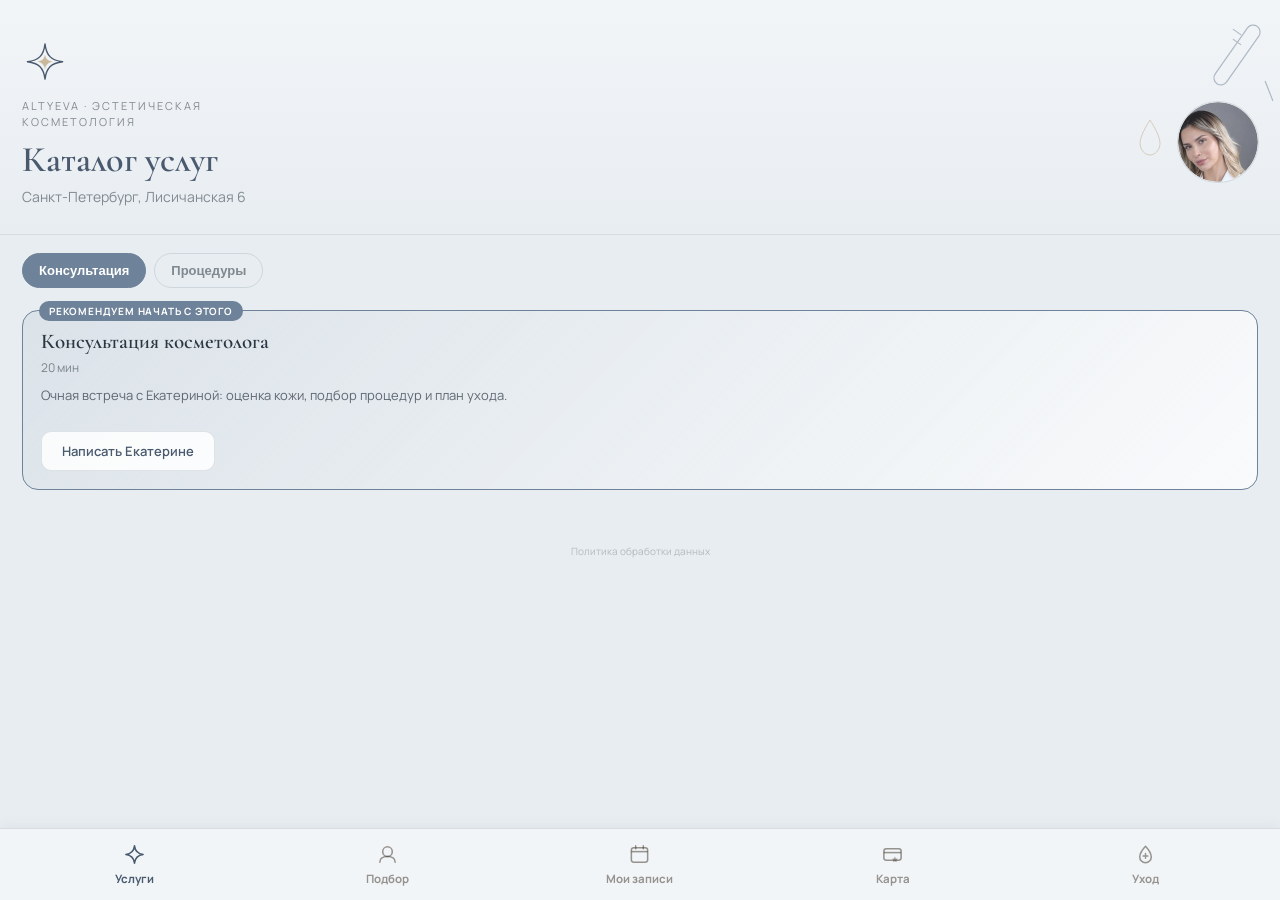
<file: artifacts/altyeva-app.html>
<!-- altyeva-build 2026-09-10-1637 zones=10 decollete consultation -->
<!DOCTYPE html>
<html lang="ru">
<head>
<meta charset="UTF-8">
<meta name="viewport" content="width=device-width, initial-scale=1.0, maximum-scale=1.0, user-scalable=no">
<title>Екатерина Алтыева</title>
<script src="https://telegram.org/js/telegram-web-app.js"></script>
<link rel="preconnect" href="https://fonts.googleapis.com">
<link href="https://fonts.googleapis.com/css2?family=Cormorant+Garamond:wght@500;600;700&family=Manrope:wght@400;500;600;700&display=swap" rel="stylesheet">
<style>
  :root {
    --bg: #E8EDF1;
    --bg2: #DDE4EA;
    --panel: rgba(255,255,255,0.62);
    --panel-hi: rgba(255,255,255,0.85);
    --line: rgba(90,110,130,0.18);
    --steel: #6E8299;
    --steel-dk: #4A5A6E;
    --ink: #2B3642;
    --muted: rgba(43,54,66,0.55);
    --accent: #8CA3B8;
    --gold: #4A5A6E;
  }
  * { box-sizing: border-box; }
  body {
    margin: 0;
    background: var(--bg);
    color: var(--ink);
    font-family: 'Manrope', sans-serif;
    -webkit-font-smoothing: antialiased;
    padding-bottom: 100px;
  }
  .page { display: none; }
  .page.active { display: block; }

  .hero {
    padding: 40px 22px 26px;
    border-bottom: 1px solid var(--line);
    background: linear-gradient(180deg, #F2F5F8 0%, var(--bg) 100%);
  }
  .hero .eyebrow {
    font-size: 11px;
    letter-spacing: 0.18em;
    text-transform: uppercase;
    color: var(--muted);
    margin: 0 0 10px;
  }
  .hero h1 {
    font-family: 'Cormorant Garamond', serif;
    font-weight: 600;
    font-size: 36px;
    line-height: 1.1;
    margin: 0 0 8px;
    color: var(--steel-dk);
  }
  .hero p {
    margin: 0;
    font-size: 14px;
    color: var(--muted);
    max-width: 32ch;
    line-height: 1.45;
  }

  .chips {
    display: flex;
    flex-wrap: wrap;
    gap: 8px;
    padding: 18px 22px;
  }
  .chip {
    padding: 9px 16px;
    border-radius: 100px;
    border: 1px solid var(--line);
    background: transparent;
    color: var(--muted);
    font-size: 13px;
    font-weight: 600;
    cursor: pointer;
    transition: all 0.18s;
  }
  .chip.active {
    background: var(--steel);
    border-color: var(--steel);
    color: #ffffff;
  }

  .list { padding: 4px 22px 32px; display: flex; flex-direction: column; gap: 12px; }
  .section-label {
    font-family: 'Cormorant Garamond', serif;
    font-size: 16px;
    font-weight: 600;
    color: var(--muted);
    margin: 16px 2px 2px;
  }
  .section-label:first-child { margin-top: 4px; }

  .card {
    background: var(--panel);
    border: 1px solid var(--line);
    border-radius: 16px;
    padding: 18px;
  }
  .card-top {
    display: flex;
    justify-content: space-between;
    align-items: baseline;
    gap: 12px;
  }
  .card-name { flex: 1; }
  .card-special {
    background: linear-gradient(135deg, rgba(140,163,184,0.14), rgba(255,255,255,0.75));
    border: 1px solid var(--steel);
    position: relative;
  }
  .card-special::before {
    content: 'Рекомендуем начать с этого';
    position: absolute; top: -10px; left: 16px;
    font-size: 10px; letter-spacing: 0.08em; text-transform: uppercase;
    background: var(--steel); color: #fff;
    padding: 3px 10px; border-radius: 100px; font-weight: 700;
  }
  .card-special .card-price { color: var(--steel-dk); }
  .card-name {
    font-family: 'Cormorant Garamond', serif;
    font-weight: 600;
    font-size: 21px;
    line-height: 1.2;
    margin: 0;
    color: var(--ink);
  }
  .card-price { font-weight: 700; font-size: 16px; color: var(--platinum); white-space: nowrap; }
  .card-meta { font-size: 12px; color: var(--muted); margin-top: 5px; }
  .card-meta .drug { color: var(--gold); font-weight: 600; }
  .card-desc { font-size: 13px; line-height: 1.5; color: rgba(43,54,66,0.72); margin: 10px 0 0; }
  .card-book {
    display: inline-block;
    margin-top: 14px;
    padding: 10px 20px;
    border-radius: 10px;
    background: var(--panel-hi);
    border: 1px solid var(--line);
    color: var(--steel-dk);
    font-weight: 600;
    font-size: 13px;
    text-decoration: none;
  }

  .simple-page { padding: 40px 24px; }
  .simple-page .eyebrow {
    font-size: 11px; letter-spacing: 0.18em; text-transform: uppercase;
    color: var(--muted); margin: 0 0 8px;
  }
  .simple-page h2 {
    font-family: 'Cormorant Garamond', serif; font-weight: 600; font-size: 30px;
    margin: 0 0 8px; color: var(--steel-dk);
  }
  .simple-page .intro { font-size: 14px; color: var(--muted); line-height: 1.5; margin: 0 0 24px; max-width: 34ch; }

  .block {
    background: var(--panel);
    border: 1px solid var(--line);
    border-radius: 16px;
    padding: 22px;
    margin-bottom: 16px;
  }
  .block-icon {
    width: 44px; height: 44px; border-radius: 12px;
    background: var(--panel-hi); display: flex; align-items: center; justify-content: center;
    font-size: 20px; margin-bottom: 14px;
  }
  .block h3 {
    font-family: 'Cormorant Garamond', serif; font-weight: 600; font-size: 22px;
    margin: 0 0 6px; color: var(--steel-dk);
  }
  .block p { font-size: 13px; color: var(--muted); line-height: 1.5; margin: 0 0 16px; }
  .btn-primary {
    display: block; width: 100%; padding: 15px; border: none; border-radius: 12px;
    background: var(--steel); color: #ffffff; font-family: 'Manrope',sans-serif;
    font-weight: 700; font-size: 15px; text-align: center; text-decoration: none; cursor: pointer;
  }
  .field { margin-bottom: 14px; }
  .field label { display: block; font-size: 12px; color: var(--muted); margin-bottom: 6px; font-weight: 600; }
  .field input, .field select, .field textarea {
    width: 100%; padding: 12px 14px; border: 1px solid var(--line); border-radius: 10px;
    background: var(--bg); color: var(--ink); font-family: 'Manrope',sans-serif; font-size: 14px;
    box-sizing: border-box;
  }
  .field textarea { min-height: 64px; resize: vertical; }
  .status { font-size: 13px; color: var(--gold); margin-top: 10px; }

  /* Карта лояльности */
  .loyalty-card {
    position: relative; border-radius: 18px; padding: 24px 22px;
    background: linear-gradient(135deg, #EEF2F5 0%, #DCE3E9 100%);
    border: 1px solid rgba(201,169,106,0.25); overflow: hidden; margin-bottom: 16px;
  }
  .loyalty-card::after {
    content:''; position:absolute; inset:0;
    background: radial-gradient(circle at 88% 12%, rgba(201,169,106,0.22), transparent 55%);
  }
  .loyalty-top { display:flex; justify-content:space-between; align-items:flex-start; position:relative; }
  .loyalty-eyebrow { font-size:11px; letter-spacing:0.14em; text-transform:uppercase; color:var(--muted); margin:0 0 6px; }
  .loyalty-level { font-family:'Cormorant Garamond',serif; font-size:26px; font-weight:700; margin:0; color:var(--steel-dk); }
  .loyalty-sub { font-size:13px; color:var(--muted); margin:2px 0 0; }
  .loyalty-badge { font-size:11px; font-weight:700; padding:5px 12px; border-radius:100px; background:rgba(201,169,106,0.2); color:var(--gold); white-space:nowrap; }
  .loyalty-discount { position:relative; margin-top:16px; font-size:14px; color:var(--gold); font-weight:700; }
  .loyalty-progress { font-size:12px; color:var(--muted); margin:18px 0 8px; position:relative; }
  .loyalty-bar { height:6px; border-radius:100px; background:rgba(237,238,240,0.12); overflow:hidden; position:relative; }
  .loyalty-fill { height:100%; width:0%; background:var(--gold); border-radius:100px; transition:width .5s; }
  .loyalty-last { position:relative; font-size:12px; color:var(--muted); margin-top:14px; }

  .tiers { margin-bottom:16px; border:1px solid var(--line); border-radius:14px; overflow:hidden; }
  .tier { display:flex; justify-content:space-between; align-items:center; padding:13px 16px; font-size:13.5px; border-bottom:1px solid var(--line); }
  .tier:last-child { border-bottom:none; }
  .tier.current { background:var(--panel-hi); }
  .tier-name { font-weight:700; color:var(--steel-dk); }
  .tier-req { font-weight:500; color:var(--muted); font-size:12px; margin-left:7px; }
  .tier-perk { color:var(--gold); font-weight:700; }

  .find-phone { background:var(--panel); border:1px solid var(--line); border-radius:14px; padding:16px; margin-bottom:16px; }
  .find-phone .row { display:flex; gap:8px; }
  .find-phone input { flex:1; padding:11px 13px; border:1px solid var(--line); border-radius:10px; background:var(--bg); color:var(--ink); font-size:14px; font-family:'Manrope',sans-serif; }
  .find-phone button { padding:11px 18px; border:none; border-radius:10px; background:var(--steel); color:#ffffff; font-weight:700; font-size:13px; cursor:pointer; }

  .history-title { font-family:'Cormorant Garamond',serif; font-size:19px; font-weight:600; margin:22px 2px 6px; color:var(--steel-dk); }
  .history-note { font-size:12px; color:var(--muted); margin:0 2px 12px; line-height:1.4; }
  .history-item { background:var(--panel); border:1px solid var(--line); border-radius:12px; padding:13px 15px; margin-bottom:8px; }
  .history-service { font-weight:600; font-size:14px; color:var(--steel-dk); }
  .history-date { font-size:12px; color:var(--muted); margin-top:3px; }

  .tabbar {
    position:fixed; bottom:0; left:0; right:0; display:flex;
    background:#F2F5F8; border-top:1px solid var(--line);
    padding:8px 8px calc(8px + env(safe-area-inset-bottom));
  }
  .tab { flex:1; display:flex; flex-direction:column; align-items:center; gap:3px; background:none; border:none; padding:6px 4px; font-family:'Manrope',sans-serif; font-size:11px; font-weight:600; color:var(--muted); cursor:pointer; }
  .tab.active { color:var(--gold); }
  .tab-icon { font-size:19px; line-height:1; }

  .proc-btn{display:flex;align-items:center;justify-content:space-between;gap:12px;background:var(--panel);border:1px solid var(--line);border-radius:14px;padding:16px 18px;cursor:pointer;text-align:left;width:100%;font-family:'Manrope',sans-serif;}
  .proc-title{font-family:'Cormorant Garamond',serif;font-weight:600;font-size:18px;color:var(--steel-dk);}
  .proc-sub{font-size:12px;color:var(--muted);}
  .proc-arrow{color:var(--steel);font-size:18px;flex:none;}
  .back{background:none;border:none;color:var(--steel);font-size:14px;font-weight:600;padding:0 0 14px;cursor:pointer;font-family:'Manrope',sans-serif;}
  .care-sect-h{font-size:13px;font-weight:700;letter-spacing:.02em;text-transform:uppercase;margin:16px 0 8px;}
  .care-sect-h.do{color:#5B8A6B;} .care-sect-h.dont{color:#B5734A;} .care-sect-h.when{color:var(--steel-dk);}
  .care-ul{list-style:none;margin:0;padding:0;display:flex;flex-direction:column;gap:8px;}
  .care-ul li{background:var(--panel);border:1px solid var(--line);border-radius:12px;padding:12px 14px;font-size:14px;line-height:1.45;display:flex;gap:10px;align-items:flex-start;}
  .care-ul .ic{flex:none;}
  .care-alert{background:rgba(181,115,74,.1);border:1px solid rgba(181,115,74,.3);border-radius:12px;padding:14px 16px;font-size:13.5px;line-height:1.5;color:var(--steel-dk);margin-top:16px;}
  .care-alert b{color:#B5734A;}

  .tab-svg{width:22px;height:22px;display:block;margin:0 auto 2px;color:inherit;}
  .tab{color:var(--muted);} .tab.active{color:var(--gold);}

  .hero{position:relative;overflow:hidden;}
  .hero-decor{position:absolute;top:-10px;right:-30px;pointer-events:none;z-index:0;}
  .hero > *:not(.hero-decor){position:relative;z-index:1;}

  .subchips{padding-top:0;padding-bottom:10px;}
  .subchips .chip{font-size:12.5px;padding:7px 13px;}

  .facewrap{position:relative;width:100%;max-width:520px;margin:0 auto;}
  .facewrap img{width:100%;display:block;}
  .facewrap svg{position:absolute;inset:0;width:100%;height:100%;}
  .fzone{fill:rgba(169,139,84,0);stroke:transparent;stroke-width:2;cursor:pointer;transition:fill .2s,stroke .2s;}
  .fzone:hover{fill:rgba(169,139,84,0.2);stroke:var(--gold);}
  .fzone.active{fill:rgba(169,139,84,0.3);stroke:var(--gold);}
  .fhint{text-align:center;font-size:12px;color:var(--muted);padding:10px 24px 0;}
  .fpanel{display:none;margin:12px 18px 0;background:var(--panel);border:1px solid var(--line);border-radius:16px;padding:16px;}
  .fpanel-title{font-family:'Cormorant Garamond',serif;font-size:20px;color:var(--steel-dk);margin:0 0 12px;}
  .fopt{display:flex;justify-content:space-between;align-items:center;gap:10px;background:#fff;border:1px solid var(--line);border-radius:12px;padding:12px 14px;margin-bottom:8px;}
  .fopt-name{font-weight:600;font-size:14px;} .fopt-sub{font-size:11.5px;color:var(--gold);font-weight:600;}
  .fopt-btn{flex:none;background:var(--steel);color:#fff;border:none;border-radius:9px;padding:8px 15px;font-size:12.5px;font-weight:600;font-family:'Manrope';cursor:pointer;}
  .fdetail{margin:12px 18px 0;}
  .fback{background:none;border:none;color:var(--steel);font-size:13px;font-weight:600;padding:0 0 12px;cursor:pointer;font-family:'Manrope';}
  .fdetail-card{background:var(--panel);border:1px solid var(--line);border-radius:16px;padding:22px;}
  .fdetail-zone{font-size:11px;letter-spacing:.08em;text-transform:uppercase;color:var(--steel);font-weight:700;margin-bottom:6px;}
  .fdetail-name{font-family:'Cormorant Garamond',serif;font-size:24px;color:var(--steel-dk);margin:0;}
  .fdetail-drug{font-size:13px;color:var(--gold);font-weight:600;margin:2px 0 12px;}
  .fdetail-price{font-size:26px;font-weight:700;color:var(--ink);margin-bottom:12px;}
  .fdetail-desc{font-size:14px;line-height:1.5;color:rgba(58,50,38,0.75);margin:0 0 20px;}
  .fdetail-book{display:block;width:100%;padding:15px;border:none;border-radius:12px;background:var(--steel);color:#fff;font-weight:700;font-size:15px;text-align:center;text-decoration:none;}

  .tab{font-weight:700;font-size:11.5px;color:rgba(58,50,38,0.5);}
  .tab.active{color:var(--gold);}
  .tab-svg{width:23px;height:23px;stroke-width:2;}
  .tabbar{box-shadow:0 -2px 12px rgba(90,110,130,0.08);}

  .cat-dropdown{padding:0 20px 8px;display:none;}
  .cat-dropdown.show{display:block;}
  .cat-select{width:100%;padding:12px 14px;border:1px solid var(--line);border-radius:12px;background:#fff;color:var(--ink);font-family:'Manrope';font-size:14px;font-weight:600;appearance:none;background-image:url("data:image/svg+xml,%3Csvg xmlns='http://www.w3.org/2000/svg' width='12' height='8' viewBox='0 0 12 8'%3E%3Cpath d='M1 1l5 5 5-5' stroke='%236E8299' stroke-width='1.5' fill='none'/%3E%3C/svg%3E");background-repeat:no-repeat;background-position:right 14px center;}

  .card-variants{display:flex;flex-direction:column;gap:8px;margin-top:12px;}
  .vbtn{margin-top:0 !important;text-align:center;}
  .card-btns{margin-top:12px;}

  .tab.active { color: var(--steel-dk) !important; }
  .fmap-toolbar{display:flex;align-items:center;justify-content:space-between;gap:12px;padding:10px 18px 0;}
  .fmap-toolbar .fhint{padding:0;text-align:left;flex:1;}
  .fview-btn{flex:none;height:40px;padding:0 14px;border-radius:10px;border:1px solid var(--line);background:#fff;color:var(--steel-dk);font-family:'Manrope',sans-serif;font-size:12px;font-weight:700;cursor:pointer;}
  .face-stage{margin:10px 18px 0;border-radius:18px;overflow:hidden;background:#F2F5F8;border:1px solid var(--line);}
  .facewrap{position:relative;width:100%;max-width:520px;margin:0 auto;}
  .facewrap img{width:100%;display:block;}
  .facewrap svg{position:absolute;inset:0;width:100%;height:100%;}
  .zone-path{fill:rgba(91,115,144,0.28);stroke:#5B7390;stroke-width:0.55;stroke-dasharray:1.4 1.1;stroke-linejoin:round;cursor:pointer;transition:fill .18s,stroke-width .18s,opacity .18s;}
  .zone-path.is-dim{opacity:.28;}
  .zone-path.is-active,.zone-path.is-hover{fill:rgba(74,90,110,0.46);stroke-dasharray:none;stroke-width:.85;opacity:1;}
  .zone-chips{display:grid;grid-template-columns:repeat(4,1fr);gap:6px;padding:12px 18px 8px;}
  .zchip{min-height:44px;border-radius:10px;border:1px solid var(--line);background:#fff;color:var(--steel-dk);font-family:'Manrope',sans-serif;cursor:pointer;display:flex;flex-direction:column;align-items:center;justify-content:center;padding:6px 4px;}
  .zchip b{font-size:11px;line-height:1;}
  .zchip span{font-size:11px;font-weight:700;line-height:1.15;margin-top:2px;}
  .zchip.on{background:var(--steel-dk);border-color:var(--steel-dk);color:#fff;}
  .fempty{margin:8px 18px 16px;background:var(--panel);border:1px solid var(--line);border-radius:16px;padding:18px;}
  .fempty h3{font-family:'Cormorant Garamond',serif;font-size:20px;color:var(--steel-dk);margin:0 0 6px;}
  .fempty p{font-size:13px;color:var(--muted);margin:0;line-height:1.45;}

  .hero-row{display:flex;align-items:flex-start;gap:16px;}
  .hero-row .hero-copy{flex:1;min-width:0;}
  .hero-avatar{width:80px;height:80px;border-radius:50%;object-fit:cover;object-position:center 18%;flex:none;margin-top:4px;box-shadow:0 0 0 1px var(--line);}
  .zone-chips{display:flex;gap:6px;overflow-x:auto;padding:10px 18px 8px;scrollbar-width:none;}
  .zone-chips::-webkit-scrollbar{display:none;}
  .zchip{flex:none;width:36px;height:36px;border-radius:999px;border:1px solid var(--line);background:#fff;color:var(--steel-dk);font-family:'Manrope',sans-serif;font-size:13px;font-weight:700;cursor:pointer;}
  .zchip.on{background:var(--steel-dk);border-color:var(--steel-dk);color:#fff;}
  .zchip span{display:none;}
  .face-stage{margin:4px 18px 0;border-radius:18px;overflow:hidden;background:#E8E8EA;border:1px solid var(--line);}
  .facewrap{position:relative;width:100%;max-width:520px;margin:0 auto;}
  .facewrap img{width:100%;display:block;}
  .facewrap svg{position:absolute;inset:0;width:100%;height:100%;}
  .zone-path{fill:transparent;stroke:transparent;stroke-width:0.55;stroke-dasharray:1.7 1.15;pointer-events:none;}
  .zone-path.is-hover,.zone-path.is-active{fill:rgba(74,163,212,0.16);stroke:#4aa3d4;}
  .zone-hit{fill:transparent;stroke:transparent;cursor:pointer;}
  .fview-btn{display:none !important;}
  .fempty{margin:8px 18px 16px;background:var(--panel);border:1px solid var(--line);border-radius:16px;padding:18px;}
  .fempty h3{font-family:'Cormorant Garamond',serif;font-size:20px;color:var(--steel-dk);margin:0 0 6px;}
  .fempty p{font-size:13px;color:var(--muted);margin:0;line-height:1.45;}
</style>
</head>
<body>
<div class="page active" id="page-services">
  <div class="hero"><div class="hero-decor"><svg viewBox="0 0 200 200" width="200" height="200" fill="none" xmlns="http://www.w3.org/2000/svg">
  <g stroke="#6E8299" stroke-width="1.2" opacity="0.5">
    <rect x="120" y="30" width="14" height="70" rx="7" transform="rotate(35 127 65)"/>
    <path d="M150 95 l18 12" transform="rotate(35 159 101)"/>
    <line x1="122" y1="42" x2="132" y2="42" transform="rotate(35 127 42)"/>
    <line x1="122" y1="52" x2="132" y2="52" transform="rotate(35 127 52)"/>
  </g>
  <g stroke="#A98B54" stroke-width="1" opacity="0.35">
    <path d="M40 130 C40 130, 30 145, 30 153 C30 160, 35 165, 40 165 C45 165, 50 160, 50 153 C50 145, 40 130, 40 130 Z"/>
  </g>
</svg></div>
    <svg width="46" height="46" viewBox="0 0 60 60" style="display:block;margin-bottom:12px;" xmlns="http://www.w3.org/2000/svg">
      <g transform="translate(30,30)">
        <path d="M0 -25 C1.7 -10, 8 -3.3, 23 -1.7 C8 0, 1.7 6.5, 0 21 C-1.7 6.5, -8 0, -23 -1.7 C-8 -3.3, -1.7 -10, 0 -25 Z" fill="none" stroke="#4A5A6E" stroke-width="1.8" stroke-linejoin="round"/>
        <path d="M0 -11 C0.8 -5.5, 4 -2.5, 10 -1.7 C4 -0.8, 0.8 2.5, 0 8 C-0.8 2.5, -4 -0.8, -10 -1.7 C-4 -2.5, -0.8 -5.5, 0 -11 Z" fill="#A98B54" opacity="0.55"/>
      </g>
    </svg>
    <div class="hero-row">
      <div class="hero-copy">
        <p class="eyebrow">Altyeva · эстетическая косметология</p>
        <h1>Каталог услуг</h1>
        <p>Санкт-Петербург, Лисичанская 6</p>
      </div>
      <img class="hero-avatar" src="[data-uri]" alt="Екатерина Алтыева" width="80" height="80">
    </div>
  </div>
  <div class="chips" id="chips"></div>
  <div id="catDropdown" class="cat-dropdown"></div>
  <div class="list" id="list"></div>
  <div id="svcDetail"></div>
</div>

<div class="page" id="page-facemap">
  <div class="hero" style="padding-bottom:6px;">
    <p class="eyebrow">Подбор процедуры</p>
    <h1 style="font-size:26px;">Карта лица</h1>
    <p style="margin:2px 0 0;font-size:13px;color:var(--muted);">Нажмите на зону — покажу процедуры</p>
  </div>
  
  <div class="fmap-toolbar">
    <p class="fhint" id="fhint">Нажмите зону на схеме или номер.</p>
  </div>
  <div class="zone-chips" id="zoneChips"></div>
  <div class="face-stage">
    <div class="facewrap" id="facewrap">
      <img id="faceImg" src="[data-uri]" alt="3D-модель лица">
      <svg id="faceSvg" viewBox="0 0 100 133.11" preserveAspectRatio="xMidYMid meet" xmlns="http://www.w3.org/2000/svg"></svg>
    </div>
  </div>
  <div class="fpanel" id="fpanel" style="display:none;"></div>
  <div class="fdetail" id="fdetail"></div>
</div>
<div class="page" id="page-booking">
  <div class="simple-page">
    <p class="eyebrow">Онлайн-запись</p>
    <h2>Запись</h2>
    <p class="intro">Выберите услугу, дату и время на DIKIDI — или оставьте заявку, если слота нет.</p>

    <div class="block">
      <div class="block-icon">📅</div>
      <h3>Календарь DIKIDI</h3>
      <p>Актуальные свободные окна, выбор процедуры и подтверждение записи.</p>
      <a class="btn-primary" href="https://dikidi.net/ru/profile/katya_1788592" target="_blank">Записаться на DIKIDI</a>
      <a class="btn-primary" style="background:transparent;border:1px solid var(--line);color:var(--steel-dk);margin-top:10px;" href="https://dikidi.net/ru/recording/" target="_blank">Посмотреть мои записи</a>
      <a class="btn-primary" style="background:transparent;border:1px solid var(--line);color:var(--steel-dk);margin-top:10px;" href="#" onclick="return false;">История моих записей</a>
    </div>

    <div class="block">
      <div class="block-icon">🕐</div>
      <h3>Нет подходящего времени</h3>
      <p>Если в календаре нет удобного слота — оставьте заявку. Екатерина напишет и подберёт другое время.</p>
      <div class="field"><label>Имя</label><input id="rtName" type="text" placeholder="Анна"></div>
      <div class="field"><label>Телефон</label><input id="rtPhone" type="tel" placeholder="+7 999 000-00-00"></div>
      <div class="field"><label>Процедура</label><select id="rtService"></select></div>
      <div class="field"><label>Желаемые дата и время</label><input id="rtWhen" type="text" placeholder="Например, 12 сентября после 16:00"></div>
      <button class="btn-primary" id="rtSubmit">Оставить заявку</button>
      <p style="font-size:11px;color:var(--muted);margin-top:10px;line-height:1.4;">Отправляя заявку, вы соглашаетесь с <a href="https://bitter-meadow-80cd.tradeban92.workers.dev/privacy.html" target="_blank" style="color:var(--steel);">политикой обработки персональных данных</a></p>
      <p class="status" id="rtStatus"></p>
    </div>
  </div>
</div>

<div class="page" id="page-loyalty">
  <div class="simple-page">
    <div class="loyalty-card">
      <div class="loyalty-top">
        <div>
          <p class="loyalty-eyebrow">Карта постоянного клиента</p>
          <p class="loyalty-level" id="loyLevel">Загрузка…</p>
          <p class="loyalty-sub" id="loyName"></p>
        </div>
        <span class="loyalty-badge" id="loyVisits">—</span>
      </div>
      <div class="loyalty-discount" id="loyDiscount"></div>
      <p class="loyalty-progress" id="loyProgress">До следующего уровня</p>
      <div class="loyalty-bar"><div class="loyalty-fill" id="loyFill"></div></div>
      <p class="loyalty-last" id="loyLast"></p>
    </div>

    

    <div class="tiers" id="tiers"></div>

    <div id="historyWrap" style="display:none;">
      <div class="history-title">История визитов</div>
      <p class="history-note">В уровень входят только состоявшиеся визиты — по дате посещения, не позже сегодня.</p>
      <div id="historyList"></div>
    </div>
    <p class="status" id="loyNote" style="color:var(--muted);"></p>
  </div>
</div>

<div class="page" id="page-care">
  <div class="simple-page">
    <p class="eyebrow">После процедуры</p>
    <h2 id="careTitle">Памятка по уходу</h2>
    <p class="intro" id="careSub">Выберите процедуру, которую вы сделали — покажу, как ухаживать за собой после.</p>
    <div id="careGrid" style="display:flex;flex-direction:column;gap:10px;"></div>
    <div id="careMemo" style="display:none;"></div>
  </div>
</div>

<div style="text-align:center;padding:16px 20px 8px;">
  <a href="https://bitter-meadow-80cd.tradeban92.workers.dev/privacy.html" target="_blank" style="font-size:10px;color:rgba(43,54,66,0.28);text-decoration:none;">Политика обработки данных</a>
</div>
<div class="tabbar">
  <button class="tab active" data-page="page-services">
    <svg class="tab-svg" viewBox="0 0 24 24" fill="none"><path d="M12 3 C12.6 8, 16 11.4, 21 12 C16 12.6, 12.6 16, 12 21 C11.4 16, 8 12.6, 3 12 C8 11.4, 11.4 8, 12 3 Z" stroke="currentColor" stroke-width="1.6" stroke-linejoin="round"/></svg>
    Услуги</button>
  <button class="tab" data-page="page-facemap">
    <svg class="tab-svg" viewBox="0 0 24 24" fill="none"><circle cx="12" cy="9" r="5" stroke="currentColor" stroke-width="1.6"/><path d="M4 20 C4 15.5, 8 14, 12 14 C16 14, 20 15.5, 20 20" stroke="currentColor" stroke-width="1.6" stroke-linecap="round"/></svg>
    Подбор</button>
  <button class="tab" data-page="page-booking">
    <svg class="tab-svg" viewBox="0 0 24 24" fill="none"><rect x="3.5" y="5" width="17" height="15" rx="2.5" stroke="currentColor" stroke-width="1.6"/><path d="M3.5 9 H20.5" stroke="currentColor" stroke-width="1.6"/><path d="M8 3 V6 M16 3 V6" stroke="currentColor" stroke-width="1.6" stroke-linecap="round"/></svg>
    Мои записи</button>
  <button class="tab" data-page="page-loyalty">
    <svg class="tab-svg" viewBox="0 0 24 24" fill="none"><rect x="3" y="6" width="18" height="12" rx="2.5" stroke="currentColor" stroke-width="1.6"/><path d="M3 10 H21" stroke="currentColor" stroke-width="1.6"/><path d="M14.5 14.2 l1 1.9 l2.1 .3 l-1.5 1.5 l.35 2.1 l-1.9 -1 l-1.9 1 l.35 -2.1 l-1.5 -1.5 l2.1 -.3 Z" fill="currentColor" opacity="0.85"/></svg>
    Карта</button>
  <button class="tab" data-page="page-care">
    <svg class="tab-svg" viewBox="0 0 24 24" fill="none"><path d="M12 3.5 C12 3.5, 6 10, 6 14.5 C6 18, 8.7 20.5, 12 20.5 C15.3 20.5, 18 18, 18 14.5 C18 10, 12 3.5, 12 3.5 Z" stroke="currentColor" stroke-width="1.6" stroke-linejoin="round"/><path d="M12 11 V16 M9.5 13.5 H14.5" stroke="currentColor" stroke-width="1.5" stroke-linecap="round"/></svg>
    Уход</button>
</div>
<script>
const CATEGORIES = [
  { key:'botox', label:'Ботокс' },
  { key:'filler', label:'Филлеры' },
  { key:'blanching', label:'Бланширование' },
  { key:'biorevitalization', label:'Биоревитализация' },
  { key:'collagen', label:'Коллаген' },
  { key:'lipolytics', label:'Липолитики' },
  { key:'cleaning', label:'Чистка' },
  { key:'peeling', label:'Пилинг' },
  { key:'consultation', label:'Консультация' }
];
const FILLER_GROUPS = {
  lips:'Контурная пластика губ', cheeks:'Скулы', chin:'Подбородок',
  jawline:'Углы челюсти', dissolving:'Выведение геля', nasolabial:'Носогубные складки'
};
const SERVICES = [
  {name:"Лоб + межбровье + глаза",cat:"botox",subcat:"botox",drug:"Rentox",duration:"20 мин",price:8500,desc:"Одна процедура на три зоны: горизонтальные морщины лба, складка между бровей и гусиные лапки. Результат 4–6 месяцев.",url:"https://dkd.su/1788592/s/21815923"},
  {name:"Лоб + межбровье + глаза",cat:"botox",subcat:"botox",drug:"Релатокс",duration:"20 мин",price:14000,desc:"Комплекс на трёх зонах препаратом Релатокс: лоб, межбровье и морщинки вокруг глаз. Результат 4–6 месяцев.",url:"https://dkd.su/1788592/s/21815923"},
  {name:"Лоб + межбровье",cat:"botox",subcat:"botox",drug:"Rentox",duration:"20 мин",price:7500,desc:"Только верхняя треть: горизонтальные морщины на лбу и вертикальная складка между бровей. Глаза не затрагиваются.",url:"https://dkd.su/1788592/s/18950887"},
  {name:"Лоб + межбровье",cat:"botox",subcat:"botox",drug:"Релатокс",duration:"20 мин",price:12000,desc:"Верхняя треть на препарате Релатокс: лоб и межбровная складка.",url:"https://dkd.su/1788592/s/18950887"},
  {name:"Межбровье",cat:"botox",subcat:"botox",drug:"Rentox",duration:"15 мин",price:4500,desc:"Вертикальные складки между бровей — «морщины гнева». Быстрая процедура.",url:"https://dkd.su/1788592/s/21815928"},
  {name:"Межбровье",cat:"botox",subcat:"botox",drug:"Релатокс",duration:"15 мин",price:6000,desc:"Складка между бровей на препарате Релатокс.",url:"https://dkd.su/1788592/s/21815928"},
  {name:"Вокруг глаз",cat:"botox",subcat:"botox",drug:"Rentox",duration:"15 мин",price:3500,desc:"«Гусиные лапки» — морщинки в уголках глаз при улыбке.",url:"https://dkd.su/1788592/s/21815936"},
  {name:"Вокруг глаз",cat:"botox",subcat:"botox",drug:"Релатокс",duration:"15 мин",price:5000,desc:"Гусиные лапки на препарате Релатокс.",url:"https://dkd.su/1788592/s/21815936"},
  {name:"Подбородок",cat:"botox",subcat:"botox",drug:"",duration:"15 мин",price:3500,desc:"Убирает эффект «апельсиновой корки» на подбородке, расслабляет мышцу.",url:"https://dkd.su/1788592/s/21815941"},
  {name:"Десневая улыбка",cat:"botox",subcat:"botox",drug:"",duration:"15 мин",price:4000,desc:"При улыбке десна меньше обнажается. Естественный результат.",url:"https://dkd.su/1788592/s/21815946"},
  {name:"Гипергидроз (подмышки)",cat:"botox",subcat:"botox",drug:"",duration:"45 мин",price:18000,desc:"Блокирует потовые железы на 6–8 месяцев. Устраняет потливость и запах.",url:"https://dkd.su/1788592/s/19164797"},
  {name:"Платизма (шея)",cat:"botox",subcat:"botox",drug:"",duration:"30 мин",price:9000,desc:"Расслабляет мышцу шеи, тянущую лицо вниз. Лифтинг нижней трети и шеи.",url:"https://dkd.su/1788592/s/21815952"},
  {name:"Жевательные мышцы",cat:"botox",subcat:"botox",drug:"",duration:"30 мин",price:9000,desc:"Сужает лицо, делает овал V-образным. Помогает при бруксизме.",url:"https://dkd.su/1788592/s/21815960"},
  {name:"Белотеро Софт",cat:"blanching",subcat:"blanching",drug:"Merz, Германия",duration:"60 мин",price:15000,desc:"Немецкий препарат премиум-класса. Для тонкой кожи вокруг глаз и деликатных зон.",url:"https://dkd.su/1788592/s/21815966"},
  {name:"Tesoro Fine",cat:"blanching",subcat:"blanching",drug:"",duration:"60 мин",price:11000,desc:"Мягкое разглаживание мелких морщин, увлажнение и улучшение качества кожи.",url:"https://dkd.su/1788592/s/19452571"},
  {name:"Коллост Микро",cat:"collagen",subcat:"collagen",drug:"",duration:"60 мин",price:20000,desc:"Инновационная микроформа — мелкие частицы. Для тонкой и деликатной кожи.",url:"https://dkd.su/1788592/s/21815971"},
  {name:"Коллост 7%",cat:"collagen",subcat:"collagen",drug:"",duration:"60 мин",price:16000,desc:"Классическая концентрация для умеренной стимуляции коллагена. Кожа средней толщины.",url:"https://dkd.su/1788592/s/19014874"},
  {name:"Коллост 15%",cat:"collagen",subcat:"collagen",drug:"",duration:"60 мин",price:17000,desc:"Высокая концентрация для выраженной стимуляции. Для плотной кожи.",url:"https://dkd.su/1788592/s/21815974"},
  {name:"Лицо",cat:"lipolytics",subcat:"lipolytics",drug:"",duration:"30 мин",price:10000,desc:"Убирает второй подбородок, брыли, избытки жира в щеках. Курс 3–5 процедур.",url:"https://dkd.su/1788592/s/19014821"},
  {name:"Мезотерапия волос",cat:"lipolytics",subcat:"lipolytics",drug:"",duration:"30 мин",price:5000,desc:"Питает волосяные фолликулы, укрепляет волосы, уменьшает выпадение. Курс процедур.",url:"https://dikidi.net/ru/profile/ekaterina_1788592/service/22342423"},
  {name:"Пентакле",cat:"biorevitalization",subcat:"biorevitalization",drug:"базовый",duration:"60 мин",price:10000,desc:"Базовое глубокое увлажнение. Для первого знакомства и молодой кожи.",url:"https://dkd.su/1788592/s/19804528"},
  {name:"Реви Стронг / Силк",cat:"biorevitalization",subcat:"biorevitalization",drug:"премиум",duration:"60 мин",price:15000,desc:"Премиум-линейка: Силк — увлажнение, Стронг — лифтинг, Ай — зона вокруг глаз. 1 мл.",url:"https://dkd.su/1788592/s/21815987"},
  {name:"Мезовартон",cat:"biorevitalization",subcat:"biorevitalization",drug:"40+",duration:"60 мин",price:15000,desc:"Биорепарация и омоложение. Для более возрастной кожи 40+.",url:"https://dkd.su/1788592/s/21815993"},
  {name:"Губы — Южная Корея",cat:"filler",subcat:"lips",drug:"",duration:"60 мин",price:15000,desc:"Мягкий пластичный филлер с отличным результатом. Объём и коррекция формы. 1 мл.",url:"https://dkd.su/1788592/s/18950942"},
  {name:"Губы — Франция",cat:"filler",subcat:"lips",drug:"премиум",duration:"60 мин",price:18000,desc:"Филлер премиум-класса, мягкая текстура, длительный результат. 1 мл.",url:"https://dkd.su/1788592/s/21816000"},
  {name:"Скулы — Tesoro SAB",cat:"filler",subcat:"cheeks",drug:"",duration:"60 мин",price:15000,desc:"Восполнение объёма скуловой области, лифтинг средней трети лица.",url:"https://dkd.su/1788592/s/21816006"},
  {name:"Скулы — Stylage L",cat:"filler",subcat:"cheeks",drug:"",duration:"60 мин",price:18000,desc:"Выраженная коррекция скул, чёткий рельеф средней трети.",url:"https://dkd.su/1788592/s/21816006"},
  {name:"Подбородок — Tesoro SAB",cat:"filler",subcat:"chin",drug:"",duration:"45 мин",price:15000,desc:"Коррекция формы подбородка, улучшает профиль, устраняет асимметрию.",url:"https://dkd.su/1788592/s/19807822"},
  {name:"Подбородок — Stylage L",cat:"filler",subcat:"chin",drug:"",duration:"45 мин",price:18000,desc:"Выраженная коррекция подбородка, плотная фиксация формы.",url:"https://dkd.su/1788592/s/19807822"},
  {name:"Углы челюсти (3 мл)",cat:"filler",subcat:"jawline",drug:"",duration:"60 мин",price:30000,desc:"Коррекция углов нижней челюсти. Выраженный эффект jawline и чёткий овал.",url:"https://dkd.su/1788592/s/21814912"},
  {name:"Выведение геля",cat:"filler",subcat:"dissolving",drug:"",duration:"45 мин",price:6000,desc:"Растворение гиалуронового филлера при миграции, гиперкоррекции или по желанию.",url:"https://dkd.su/1788592/s/21816013"},
  {name:"Носогубные складки",cat:"filler",subcat:"nasolabial",drug:"",duration:"60 мин",price:15000,desc:"Заполнение носогубных складок, смягчает выраженные заломы, освежает лицо.",url:"https://dkd.su/1788592/s/21816020"},
  {name:"Глубокая чистка",cat:"cleaning",subcat:"cleaning",drug:"",duration:"90 мин",price:4500,desc:"Распаривание + ультразвук + ручная экстракция + маска. Для жирной и проблемной кожи.",url:"https://dkd.su/1788592/s/19014940"},
  {name:"Мягкая чистка (ультразвук)",cat:"cleaning",subcat:"cleaning",drug:"",duration:"60 мин",price:2500,desc:"Без ручной экстракции. Для чувствительной кожи и поддержания результата.",url:"https://dkd.su/1788592/s/21821870"},
  {name:"Пилинг Джесснера",cat:"peeling",subcat:"peeling",drug:"",duration:"30 мин",price:5000,desc:"Поверхностно-срединный. Шелушение 3–5 дней. Для постакне, пигментации, пор.",url:"https://dkd.su/1788592/s/19014892"},
  {name:"Пилинг Bio Re Pill",cat:"peeling",subcat:"peeling",drug:"",duration:"30 мин",price:4000,desc:"Поверхностный, минимальная реабилитация (1–2 дня). Поддержание качества кожи.",url:"https://dkd.su/1788592/s/19014816"},
  {name:"Пилинг Peach Peel",cat:"peeling",subcat:"peeling",drug:"",duration:"30 мин",price:4200,desc:"Поверхностно-срединный. Без выраженного шелушения, глубокая стимуляция.",url:"https://dkd.su/1788592/s/21816020"},
  {name:"Чистка + пилинг",cat:"peeling",subcat:"peeling",drug:"комбо",duration:"100 мин",price:6500,desc:"Глубокое очищение пор плюс обновление кожи за один визит.",url:"https://dkd.su/1788592/s/21816020"},
  {name:"Консультация косметолога",cat:"consultation",subcat:"consultation",drug:"",duration:"20 мин",price:0,special:true,desc:"Очная встреча с Екатериной: оценка кожи, подбор процедур и план ухода.",url:"https://dikidi.net/ru/profile/ekaterina_1788592/service/18950915"}
];
function fmtPrice(p){ return p===0 ? 'Бесплатно' : p.toLocaleString('ru-RU')+' ₽'; }

function render(cat){
  document.getElementById('svcDetail').innerHTML='';
  const list=document.getElementById('list'); list.innerHTML='';
  const items=SERVICES.filter(s=>s.cat===cat);
  const groups=[]; const seen={};
  items.forEach(s=>{
    const key=(cat==='filler'?s.subcat+'|':'')+s.name;
    if(seen[key]!==undefined){ groups[seen[key]].variants.push(s); }
    else { seen[key]=groups.length; groups.push({base:s, variants:[s]}); }
  });
  let lastGroup=null;
  groups.forEach((g,gi)=>{
    const s=g.base;
    if(cat==='filler'){
      const grp=s.subcat;
      if(grp!==lastGroup){ const l=document.createElement('div'); l.className='section-label'; l.textContent=FILLER_GROUPS[grp]||grp; list.appendChild(l); lastGroup=grp; }
    }
    const card=document.createElement('div'); card.className=s.special?'card card-special':'card';
    const multi=g.variants.length>1;
    const metaLine = multi ? s.duration : (s.drug ? `<span class="drug">${s.drug}</span> · ${s.duration}` : s.duration);
    card.innerHTML=`
      <div class="card-top"><h3 class="card-name">${s.name}</h3></div>
      <div class="card-meta">${metaLine}</div>
      <p class="card-desc">${s.desc}</p>
      <div class="card-btns"></div>`;
    const bwrap=card.querySelector('.card-btns');
    if(s.special){
      const a=document.createElement('a'); a.className='card-book'; a.href='https://t.me/Altyevabot'; a.target='_blank'; a.textContent='Написать Екатерине';
      bwrap.appendChild(a);
    } else {
      const box=document.createElement('div'); box.className=multi?'card-variants':'';
      g.variants.forEach(v=>{
        const btn=document.createElement('button'); btn.className='card-book'+(multi?' vbtn':'');
        btn.textContent=multi?('Подробнее · '+v.drug):'Подробнее';
        btn.onclick=()=>showServiceDetail(v, cat, s.name);
        box.appendChild(btn);
      });
      bwrap.appendChild(box);
    }
    list.appendChild(card);
  });
}

function svcPrice(s){
  if(s.price===0) return 'Бесплатно';
  if(s.rawprice) return s.price+' ₽';
  return s.price.toLocaleString('ru-RU')+' ₽';
}
function showServiceDetail(v, cat, groupName){
  document.getElementById('list').style.display='none';
  document.getElementById('chips').style.display='none';
  const dd=document.getElementById('catDropdown'); if(dd) dd.style.display='none';
  const det=document.getElementById('svcDetail');
  det.innerHTML=`
    <div style="padding:8px 18px 0;">
      <button class="fback" onclick="closeServiceDetail()">← Назад к услугам</button>
      <div class="fdetail-card">
        <div class="fdetail-name">${groupName}</div>
        ${v.drug?`<div class="fdetail-drug">${v.drug}</div>`:''}
        <div class="fdetail-price">${svcPrice(v)}</div>
        <div class="fdetail-zone" style="margin:0 0 12px;">${v.duration}</div>
        <p class="fdetail-desc">${v.desc}</p>
        <a class="fdetail-book" href="${v.url}" target="_blank">Записаться</a>
      </div>
    </div>`;
  window.scrollTo(0,0);
}
function closeServiceDetail(){
  document.getElementById('svcDetail').innerHTML='';
  document.getElementById('list').style.display='flex';
  document.getElementById('chips').style.display='flex';
  const dd=document.getElementById('catDropdown'); if(dd && dd.classList.contains('show')) dd.style.display='block';
  window.scrollTo(0,0);
}

function initChips(){
  const top=document.getElementById('chips');
  const dd=document.getElementById('catDropdown');
  const SUBCATS=CATEGORIES.filter(c=>c.key!=='consultation');
  const bCons=document.createElement('button'); bCons.className='chip active'; bCons.textContent='Консультация';
  const bProc=document.createElement('button'); bProc.className='chip'; bProc.textContent='Процедуры';
  top.appendChild(bCons); top.appendChild(bProc);

  // dropdown с категориями
  const sel=document.createElement('select'); sel.className='cat-select';
  SUBCATS.forEach(sc=>{ const o=document.createElement('option'); o.value=sc.key; o.textContent=sc.label; sel.appendChild(o); });
  sel.onchange=()=>render(sel.value);
  dd.appendChild(sel);

  bProc.onclick=()=>{ bProc.classList.add('active'); bCons.classList.remove('active'); dd.classList.add('show'); render(sel.value); };
  bCons.onclick=()=>{ bCons.classList.add('active'); bProc.classList.remove('active'); dd.classList.remove('show'); render('consultation'); };
  // старт: консультация
  render('consultation');
}

function initTabs(){
  document.querySelectorAll('.tab').forEach(tab=>{
    tab.onclick=()=>{
      document.querySelectorAll('.tab').forEach(t=>t.classList.remove('active')); tab.classList.add('active');
      document.querySelectorAll('.page').forEach(p=>p.classList.remove('active'));
      document.getElementById(tab.dataset.page).classList.add('active');
      window.scrollTo(0,0);
    };
  });
}

// Заполняем select процедур в форме заявки
function initServiceSelect(){
  const sel=document.getElementById('rtService');
  SERVICES.forEach(s=>{
    const o=document.createElement('option');
    const label = s.drug ? `${s.name} · ${s.drug}` : s.name;
    o.value=label; o.textContent=label; sel.appendChild(o);
  });
}

// ===== Форма "нет подходящего времени" =====
const PREFERRED_TIME_API = 'https://unikon777.app.n8n.cloud/webhook/preferred-time';
function initRequestForm(){
  document.getElementById('rtSubmit').onclick=async ()=>{
    const name=document.getElementById('rtName').value.trim();
    const phone=document.getElementById('rtPhone').value.trim();
    const service=document.getElementById('rtService').value;
    const when=document.getElementById('rtWhen').value.trim();
    const comment='';
    const st=document.getElementById('rtStatus');
    if(!name || !phone){ st.textContent='Пожалуйста, укажите имя и телефон.'; return; }
    st.textContent='Отправляем…';
    const tg=window.Telegram?.WebApp?.initDataUnsafe?.user;
    try{
      await fetch(PREFERRED_TIME_API,{method:'POST',headers:{'Content-Type':'application/json'},
        body:JSON.stringify({ user_id:tg?.id||'', user_name:name, username:tg?.username||'',
          phone, service, desired_time:when, comment })});
      st.textContent='✅ Спасибо! Екатерина свяжется с вами и подберёт время.';
      document.getElementById('rtWhen').value=''; 
    }catch(e){ st.textContent='Не удалось отправить. Попробуйте ещё раз.'; }
  };
}

// ===== Карта лояльности =====
const LOYALTY_API='https://unikon777.app.n8n.cloud/webhook/loyalty-status';
const TIERS=[
  {name:'Новый клиент',req:0,perk:'без скидки'},
  {name:'Серебро',req:3,perk:'скидка 3%'},
  {name:'Золото',req:6,perk:'скидка 5%'},
  {name:'Платина',req:10,perk:'скидка 7%'}
];
function pluralVisit(n){ n=Math.abs(n||0); const a=n%10,b=n%100;
  if(a===1&&b!==11)return 'визит'; if([2,3,4].includes(a)&&![12,13,14].includes(b))return 'визита'; return 'визитов'; }
function renderTiers(level){
  const el=document.getElementById('tiers'); el.innerHTML='';
  TIERS.forEach(t=>{
    const d=document.createElement('div'); d.className='tier'+(t.name===level?' current':'');
    d.innerHTML=`<span class="tier-name">${t.name}${t.req>0?`<span class="tier-req">от ${t.req} визитов</span>`:''}</span><span class="tier-perk">${t.perk}</span>`;
    el.appendChild(d);
  });
}
async function loadLoyalty(manualPhone){
  const lv=document.getElementById('loyLevel'), nm=document.getElementById('loyName'),
    vs=document.getElementById('loyVisits'), dc=document.getElementById('loyDiscount'),
    pr=document.getElementById('loyProgress'), fl=document.getElementById('loyFill'),
    lt=document.getElementById('loyLast'), hw=document.getElementById('historyWrap'),
    hl=document.getElementById('historyList'), note=document.getElementById('loyNote');
  let url;
  if(manualPhone){ url=`${LOYALTY_API}?phone=${encodeURIComponent(manualPhone)}`; }
  else{
    const tg=window.Telegram?.WebApp?.initDataUnsafe?.user;
    if(!tg?.id){ lv.textContent='Недоступно'; note.textContent='Откройте приложение через бота, чтобы увидеть свою карту.'; renderTiers(''); return; }
    url=`${LOYALTY_API}?user_id=${tg.id}`;
  }
  lv.textContent='Загрузка…'; note.textContent='';
  try{
    const r=await fetch(url); const d=await r.json();
    const level=d.level||'Новый клиент'; const visits=d.totalVisits??0;
    lv.textContent=level; nm.textContent=d.user_name||'';
    vs.textContent=`${visits} ${pluralVisit(visits)}`;
    fl.style.width=`${d.progressPercent??0}%`;
    const tier=TIERS.find(t=>t.name===level);
    dc.textContent = (tier && tier.perk!=='без скидки') ? `Ваша скидка: ${tier.perk.replace('скидка ','')}` : '';
    if(d.nextLevelAt){ const left=d.nextLevelAt-visits; pr.textContent=`До следующего уровня: ещё ${left} ${pluralVisit(left)}`; }
    else pr.textContent='Максимальный уровень достигнут';
    lt.textContent = d.lastVisitDate ? `Последний визит: ${d.lastVisitDate}` : '';
    renderTiers(level);
    if(d.recentServices && d.recentServices.length){
      hw.style.display='block'; hl.innerHTML='';
      d.recentServices.forEach(v=>{
        const svc = typeof v==='string' ? v : (v.service||'');
        const date = typeof v==='object' ? (v.date||'') : '';
        const it=document.createElement('div'); it.className='history-item';
        it.innerHTML=`<div class="history-service">${svc}</div>${date?`<div class="history-date">${date}</div>`:''}`;
        hl.appendChild(it);
      });
      note.textContent='';
    } else { hw.style.display='none'; note.textContent='Ждём вашего первого визита — тогда здесь появится история.'; }
  }catch(e){ lv.textContent='Ошибка'; note.textContent='Не удалось загрузить карту. Попробуйте позже.'; renderTiers(''); }
}


initChips(); initTabs(); try{initServiceSelect()}catch(e){}; try{initRequestForm()}catch(e){}; try{loadLoyalty()}catch(e){};
if(window.Telegram && window.Telegram.WebApp){ const tg=window.Telegram.WebApp; tg.ready(); tg.expand(); }

// ===== Памятки по уходу (вкладка Уход) =====
const CARE = [
  {key:'botox', title:'Ботулинотерапия', sub:'ботокс: лоб, межбровье, глаза и др.',
    lead:'После инъекций ботулотоксина важно не дать препарату сместиться в первые часы.',
    do:['Держитесь вертикально первые 4 часа — не наклоняйтесь и не ложитесь','Слегка поработайте обработанными мышцами в первый час','Спите на спине первую ночь'],
    dont:['Не трогайте и не массируйте зону 2 недели','Без спорта, бани, сауны и алкоголя 24 часа','Без наклонов головы вниз и тепла в первый день','Без макияжа на зону 12 часов'],
    when:'Эффект нарастает 3–5 дней, полный — через 10–14. Держится 4–6 месяцев.'},
  {key:'filler', title:'Филлеры / контурная пластика', sub:'губы, скулы, подбородок, челюсть',
    lead:'Гиалуроновый филлер занимает форму за 2–3 дня. Помогите ему.',
    do:['Прикладывайте холод при отёке первые часы','Пейте больше воды','Спите на спине первые 2 ночи'],
    dont:['Не разминайте зону руками 6 часов','Без спорта, бани, сауны, солярия, алкоголя 2 недели','Без массажа лица и перелётов 2 недели','Не спите лицом в подушку'],
    when:'Отёк и синячки проходят за 3–7 дней. Окончательный вид — через 2–3 дня. Держится 6–12 месяцев.'},
  {key:'blanching', title:'Бланширование', sub:'разглаживание мелких морщин',
    lead:'Поверхностные микроинъекции — кожа чувствительна.',
    do:['Увлажняйте мягким кремом','SPF 50+ при выходе на улицу'],
    dont:['Без макияжа 12 часов','Без бани, сауны, солярия, алкоголя 3–5 дней','Не трите зону'],
    when:'Папулы рассасываются за 1–3 дня. Эффект накопительный, лучше курсом.'},
  {key:'biorevitalization', title:'Биоревитализация', sub:'глубокое увлажнение',
    lead:'Возможны папулы после введения — это нормально.',
    do:['Пейте больше воды','Увлажняйте кожу, SPF 50+'],
    dont:['Не трогайте папулы — уйдут за 1–2 дня','Без бани, сауны, солярия, бассейна, алкоголя 3 дня','Без активного спорта 2 дня'],
    when:'Папулы уходят за 1–2 дня. Результат после курса 3–4 процедур.'},
  {key:'collagen', title:'Коллагенотерапия', sub:'Коллост — стимуляция коллагена',
    lead:'Эффект накопительный — кожа плотнеет постепенно.',
    do:['Увлажняйте кожу','SPF 50+ первые 2 недели'],
    dont:['Не массируйте зону','Без бани, сауны, солярия, алкоголя 3–5 дней','Без интенсивного спорта 2 дня'],
    when:'Папулы проходят за несколько дней. Кожа плотнеет за 1–2 месяца.'},
  {key:'lipolytics', title:'Липолитики', sub:'коррекция локального жира',
    lead:'Возможны отёк и уплотнение в зоне — это норма.',
    do:['Пейте больше воды','Лёгкие прогулки/дренаж приветствуются'],
    dont:['Без бани, сауны, солярия, алкоголя 3–5 дней','Не грейте зону первые дни','Отёк проходит за 3–7 дней'],
    when:'Результат после курса 3–5 процедур с интервалом 2–3 недели.'},
  {key:'mesohair', title:'Мезотерапия волос', sub:'против выпадения, укрепление',
    lead:'Не смывайте препарат слишком рано.',
    do:['Не мойте голову 24 часа','Мягкий шампунь при первом мытье'],
    dont:['Без бани, сауны, бассейна, спорта 2 дня','Не массируйте кожу головы жёстко первый день','Без окрашивания 3–5 дней'],
    when:'Курс 6–10 процедур. Результат за 1–2 месяца.'},
  {key:'cleaning', title:'Чистка лица', sub:'глубокая / ультразвуковая',
    lead:'Поры открыты — берегите кожу от загрязнений.',
    do:['Умывайтесь мягким средством','SPF при выходе','Успокаивающий крем при покраснении'],
    dont:['Без макияжа до конца дня','Не трогайте лицо руками','Без бани, сауны, бассейна 2–3 дня','Ничего не выдавливайте сами'],
    when:'Покраснение проходит за часы — 1 день. Повтор раз в 1–2 месяца.'},
  {key:'peeling', title:'Пилинг', sub:'Джесснера, Bio Re Pill, Peach Peel',
    lead:'Кожа обновляется — шелушение это нормально.',
    do:['Увлажняйте интенсивно','SPF 50+ строго 2 недели','Дайте коже шелушиться естественно'],
    dont:['Не сдирайте кожу — риск пятен и рубцов','Без бани, сауны, солярия, бассейна 2 недели','Без скрабов, кислот, ретинола до восстановления','Без прямого солнца'],
    when:'Шелушение 1–5 дней. Курс 4–6 процедур осенью-зимой.'},
];

function initCare(){
  const grid=document.getElementById('careGrid');
  CARE.forEach(p=>{
    const b=document.createElement('button');
    b.className='proc-btn';
    b.innerHTML=`<span><span class="proc-title">${p.title}</span><br><span class="proc-sub">${p.sub}</span></span><span class="proc-arrow">→</span>`;
    b.onclick=()=>showCareMemo(p);
    grid.appendChild(b);
  });
}
function showCareMemo(p){
  document.getElementById('careGrid').style.display='none';
  document.getElementById('careSub').textContent='Сохраните памятку или сделайте скриншот.';
  const memo=document.getElementById('careMemo');
  memo.style.display='block';
  memo.innerHTML=`
    <button class="back" id="careBack">← Другая процедура</button>
    <h3 style="font-family:'Cormorant Garamond',serif;font-weight:600;font-size:24px;color:var(--steel-dk);margin:0 0 4px;">${p.title}</h3>
    <p style="font-size:14px;color:var(--muted);margin:0 0 18px;line-height:1.5;">${p.lead}</p>
    <p class="care-sect-h do">✓ Что делать</p>
    <ul class="care-ul">${p.do.map(x=>`<li><span class="ic">✓</span><span>${x}</span></li>`).join('')}</ul>
    <p class="care-sect-h dont">✕ Чего избегать</p>
    <ul class="care-ul">${p.dont.map(x=>`<li><span class="ic">✕</span><span>${x}</span></li>`).join('')}</ul>
    <p class="care-sect-h when">◷ Сроки</p>
    <ul class="care-ul"><li><span class="ic">◷</span><span>${p.when}</span></li></ul>
    <div class="care-alert">Если появились сильная боль, нарастающий отёк, температура или что-то беспокоит — <b>сразу напишите Екатерине</b>.</div>`;
  document.getElementById('careBack').onclick=()=>{
    memo.style.display='none';
    document.getElementById('careGrid').style.display='flex';
    document.getElementById('careSub').textContent='Выберите процедуру, которую вы сделали — покажу, как ухаживать за собой после.';
    window.scrollTo(0,0);
  };
  window.scrollTo(0,0);
}
initCare();




// ===== Карта лица =====
const FACE_ZONES = [
  {key:'forehead', n:1, title:'Лоб', hint:'Горизонтальные морщины', items:[
    {name:'Ботулинотерапия', drug:'Rentox', price:7500, desc:'Убирает горизонтальные морщины на лбу. Результат 4–6 месяцев.', url:'https://dkd.su/1788592/s/18950887'},
    {name:'Ботулинотерапия', drug:'Релатокс', price:12000, desc:'Лоб на препарате Релатокс. Результат 4–6 месяцев.', url:'https://dkd.su/1788592/s/18950887'}
  ]},
  {key:'glabella', n:2, title:'Межбровье', hint:'Морщины гнева', items:[
    {name:'Ботулинотерапия', drug:'Rentox', price:4500, desc:'Убирает вертикальную складку между бровей — «морщины гнева».', url:'https://dkd.su/1788592/s/21815928'},
    {name:'Ботулинотерапия', drug:'Релатокс', price:6000, desc:'Межбровье на препарате Релатокс.', url:'https://dkd.su/1788592/s/21815928'}
  ]},
  {key:'eyes', n:3, title:'Вокруг глаз', hint:'Гусиные лапки', items:[
    {name:'Ботулинотерапия', drug:'Rentox', price:3500, desc:'Разглаживает «гусиные лапки» в уголках глаз при улыбке.', url:'https://dkd.su/1788592/s/21815936'},
    {name:'Ботулинотерапия', drug:'Релатокс', price:5000, desc:'Гусиные лапки на препарате Релатокс.', url:'https://dkd.su/1788592/s/21815936'}
  ]},
  {key:'cheeks', n:4, title:'Скулы', hint:'Объём средней трети', items:[
    {name:'Филлер', drug:'Tesoro SAB', price:15000, desc:'Восполнение объёма скул, лифтинг средней трети лица.', url:'https://dkd.su/1788592/s/21816006'},
    {name:'Филлер', drug:'Stylage L', price:18000, desc:'Выраженная коррекция скул, чёткий рельеф средней трети.', url:'https://dkd.su/1788592/s/21816006'}
  ]},
  {key:'nasolabial', n:5, title:'Носогубные', hint:'Складки от носа к губам', items:[
    {name:'Филлер', drug:'коррекция складок', price:15000, desc:'Заполнение носогубных складок, смягчает заломы, освежает лицо.', url:'https://dkd.su/1788592/s/21816020'}
  ]},
  {key:'lips', n:6, title:'Губы', hint:'Объём и форма', items:[
    {name:'Контурная пластика', drug:'Южная Корея', price:15000, desc:'Мягкий пластичный филлер, объём и коррекция формы. За 1 мл.', url:'https://dkd.su/1788592/s/18950942'},
    {name:'Контурная пластика', drug:'Франция', price:18000, desc:'Филлер премиум-класса, мягкая текстура, длительный результат. За 1 мл.', url:'https://dkd.su/1788592/s/21816000'}
  ]},
  {key:'chin', n:7, title:'Подбородок', hint:'Профиль и форма', items:[
    {name:'Филлер', drug:'Tesoro SAB', price:15000, desc:'Коррекция формы подбородка, улучшает профиль.', url:'https://dkd.su/1788592/s/19807822'},
    {name:'Филлер', drug:'Stylage L', price:18000, desc:'Выраженная коррекция подбородка, плотная фиксация формы.', url:'https://dkd.su/1788592/s/19807822'},
    {name:'Ботулинотерапия', drug:'гипертонус', price:3500, desc:'Убирает эффект «апельсиновой корки» на подбородке.', url:'https://dkd.su/1788592/s/21815941'}
  ]},
  {key:'jawline', n:8, title:'Челюсть', hint:'Овал и углы', items:[
    {name:'Филлер', drug:'углы НЧ 3 мл', price:30000, desc:'Коррекция углов нижней челюсти. Чёткий овал лица, эффект jawline.', url:'https://dkd.su/1788592/s/21814912'}
  ]},
  {key:'neck', n:9, title:'Шея', hint:'Платизма', items:[
    {name:'Ботулинотерапия', drug:'Платизма', price:9000, desc:'Расслабляет мышцу шеи, тянущую лицо вниз. Лифтинг нижней трети и шеи.', url:'https://dkd.su/1788592/s/21815952'}
  ]},
  {key:'decollete', n:10, title:'Декольте', hint:'Зона груди', items:[
    {name:'Биоревитализация', drug:'Реви Стронг / Силк', price:15000, desc:'Увлажнение и качество кожи декольте. 1 мл.', url:'https://dkd.su/1788592/s/21815987'},
    {name:'Пилинг', drug:'Bio Re Pill', price:4000, desc:'Поверхностный пилинг зоны декольте, минимальная реабилитация.', url:'https://dkd.su/1788592/s/19014816'}
  ]}
];
const SHAPES = [
  {key:'forehead', badges:[{x:50,y:26.5}], paths:['M34.5 26.5a15.5 7.2 0 1 0 31 0a15.5 7.2 0 1 0 -31 0']},
  {key:'glabella', badges:[{x:50,y:35.2}], paths:['M44.8 35.2a5.2 3 0 1 0 10.4 0a5.2 3 0 1 0 -10.4 0']},
  {key:'eyes', badges:[{x:36.5,y:39.8},{x:63.5,y:39.8}], paths:['M31.3 39.8a8.2 3.4 0 1 0 16.4 0a8.2 3.4 0 1 0 -16.4 0','M52.3 39.8a8.2 3.4 0 1 0 16.4 0a8.2 3.4 0 1 0 -16.4 0']},
  {key:'cheeks', badges:[{x:38,y:50.5},{x:62,y:50.5}], paths:['M30.2 50.5a7.8 8.8 0 1 0 15.6 0a7.8 8.8 0 1 0 -15.6 0','M54.2 50.5a7.8 8.8 0 1 0 15.6 0a7.8 8.8 0 1 0 -15.6 0']},
  {key:'nasolabial', badges:[{x:44.8,y:53.8},{x:55.2,y:53.8}], paths:['M41.2 53.8a3.6 5.2 0 1 0 7.2 0a3.6 5.2 0 1 0 -7.2 0','M51.6 53.8a3.6 5.2 0 1 0 7.2 0a3.6 5.2 0 1 0 -7.2 0']},
  {key:'lips', badges:[{x:50,y:57.2}], paths:['M41.6 57.2a8.4 3.4 0 1 0 16.8 0a8.4 3.4 0 1 0 -16.8 0']},
  {key:'chin', badges:[{x:50,y:66.4}], paths:['M41.8 66.4a8.2 5 0 1 0 16.4 0a8.2 5 0 1 0 -16.4 0']},
  {key:'jawline', badges:[{x:35.8,y:61.5},{x:64.2,y:61.5}], paths:['M31.2 61.5a4.6 8 0 1 0 9.2 0a4.6 8 0 1 0 -9.2 0','M59.6 61.5a4.6 8 0 1 0 9.2 0a4.6 8 0 1 0 -9.2 0']},
  {key:'neck', badges:[{x:44.8,y:82},{x:55.2,y:82}], paths:['M40.4 82a4.4 11.5 0 1 0 8.8 0a4.4 11.5 0 1 0 -8.8 0','M50.8 82a4.4 11.5 0 1 0 8.8 0a4.4 11.5 0 1 0 -8.8 0']},
  {key:'decollete', badges:[{x:50,y:110}], paths:['M18 110a32 8.5 0 1 0 64 0a32 8.5 0 1 0 -64 0']}
];

let faceActive = null;
function fmtP(p){ return p.toLocaleString('ru-RU')+' ₽'; }

function renderFace(){
  const svg = document.getElementById('faceSvg');
  let markup = '';
  SHAPES.forEach(shape=>{
    const on = faceActive===shape.key;
    shape.paths.forEach(d=>{
      markup += `<path class="zone-hit" data-zone="${shape.key}" d="${d}"></path>`;
      markup += `<path class="zone-path${on?' is-active':''}" d="${d}"></path>`;
    });
  });
  SHAPES.forEach(shape=>{
    const meta = FACE_ZONES.find(z=>z.key===shape.key);
    const on = faceActive===shape.key;
    (shape.badges||[]).forEach(badge=>{
      markup += `<g data-zone="${shape.key}" style="cursor:pointer">
      <circle cx="${badge.x}" cy="${badge.y}" r="${on?3.2:2.9}" fill="${on?'rgba(74,163,212,0.92)':'rgba(247,249,251,0.85)'}" stroke="rgba(74,163,212,0.7)" stroke-width="0.35"></circle>
      <text x="${badge.x}" y="${badge.y+1.0}" text-anchor="middle" font-size="3" font-weight="600" font-family="Manrope,sans-serif" fill="${on?'#fff':'rgba(61,146,194,0.95)'}">${meta.n}</text>
    </g>`;
    });
  });
  svg.innerHTML = markup;
  svg.querySelectorAll('[data-zone]').forEach(el=>{
    el.addEventListener('click', ()=>selectZone(el.getAttribute('data-zone')));
  });
  document.querySelectorAll('.zchip').forEach(b=>{
    b.classList.toggle('on', b.dataset.zone===faceActive);
  });
  const hint = document.getElementById('fhint');
  if (hint) {
    const zd = FACE_ZONES.find(z=>z.key===faceActive);
    hint.textContent = zd ? (zd.n + ' · ' + zd.title + ' — ' + zd.hint) : 'Нажмите зону на схеме или номер.';
  }
}

function selectZone(key){
  const e=document.getElementById('fempty'); if(e) e.style.display='none';
  faceActive = key;
  document.getElementById('fdetail').innerHTML = '';
  const zd = FACE_ZONES.find(z=>z.key===key);
  const box = document.getElementById('fpanel');
  box.style.display = 'block';
  box.innerHTML = `<h3 class="fpanel-title">${zd.title}</h3><p style="font-size:13px;color:var(--muted);margin:0 0 12px;">${zd.hint}</p>`;
  zd.items.forEach(it=>{
    const d=document.createElement('div'); d.className='fopt';
    d.innerHTML=`<div><div class="fopt-name">${it.name}</div><div class="fopt-sub">${it.drug}</div></div><button class="fopt-btn">Подробнее</button>`;
    d.querySelector('.fopt-btn').onclick=()=>fShowDetail(zd.title,it);
    box.appendChild(d);
  });
  renderFace();
  box.scrollIntoView({behavior:'smooth',block:'nearest'});
}

function fShowDetail(zoneTitle,it){
  const det=document.getElementById('fdetail');
  det.innerHTML=`
    <button class="fback" type="button" id="fBackBtn">← Назад к вариантам</button>
    <div class="fdetail-card">
      <div class="fdetail-zone">${zoneTitle}</div>
      <h3 class="fdetail-name">${it.name}</h3>
      <div class="fdetail-drug">${it.drug}</div>
      <div class="fdetail-price">${fmtP(it.price)}</div>
      <p class="fdetail-desc">${it.desc}</p>
      <a class="fdetail-book" href="${it.url}" target="_blank">Записаться</a>
    </div>`;
  document.getElementById('fBackBtn').onclick=()=>{ det.innerHTML=''; };
  det.scrollIntoView({behavior:'smooth',block:'start'});
}

function initFaceMap(){
  const chips=document.getElementById('zoneChips');
  chips.innerHTML='';
  FACE_ZONES.forEach(z=>{
    const b=document.createElement('button');
    b.type='button';
    b.className='zchip';
    b.dataset.zone=z.key;
    b.setAttribute('aria-label', z.title);
    b.innerHTML=`<b>${z.n}</b>`;
    b.onclick=()=>selectZone(z.key);
    chips.appendChild(b);
  });
  renderFace();
  if (!document.getElementById('fempty')) {
    const empty=document.createElement('div');
    empty.className='fempty';
    empty.id='fempty';
    empty.innerHTML='<h3>Выберите зону</h3><p>Нажмите пунктир на фото или номер — откроются процедуры для этой области.</p>';
    document.getElementById('fpanel').insertAdjacentElement('beforebegin', empty);
  }
}

initFaceMap();
</script>
</body>
</html>
</file>
